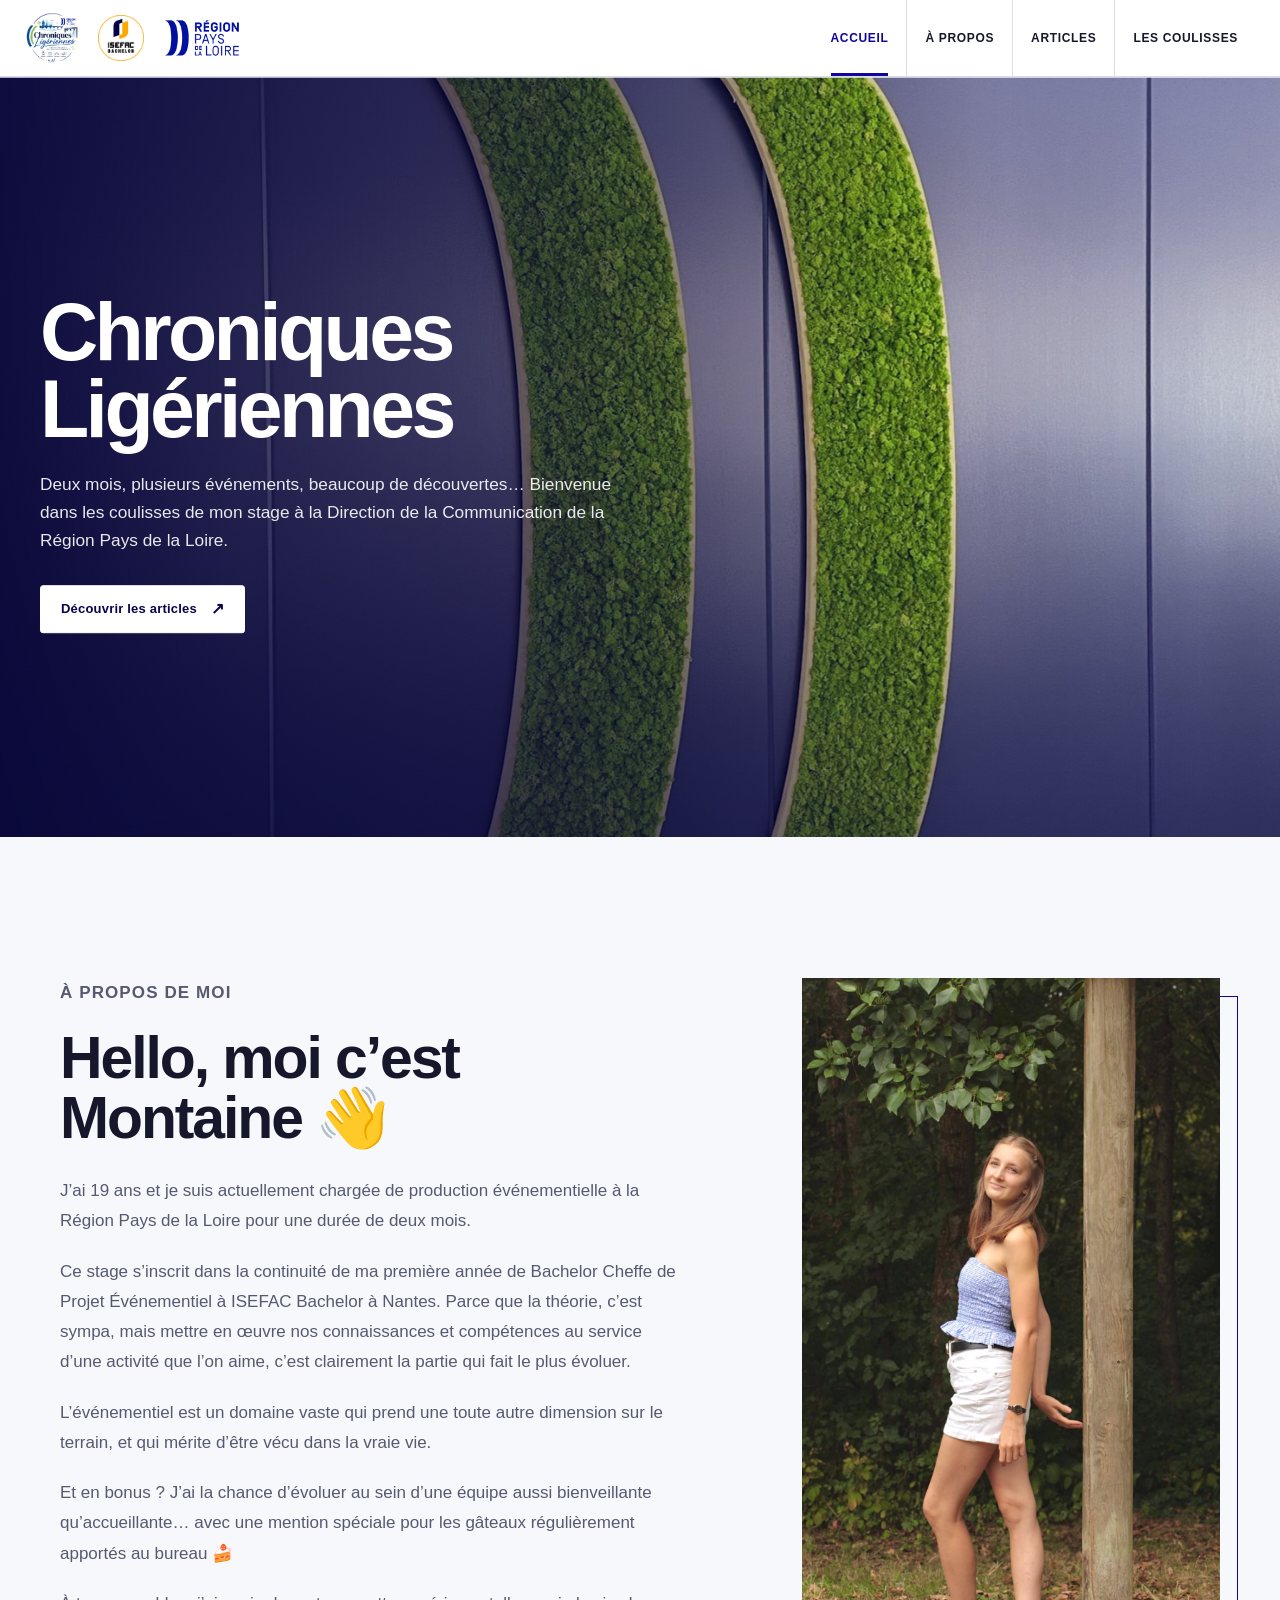
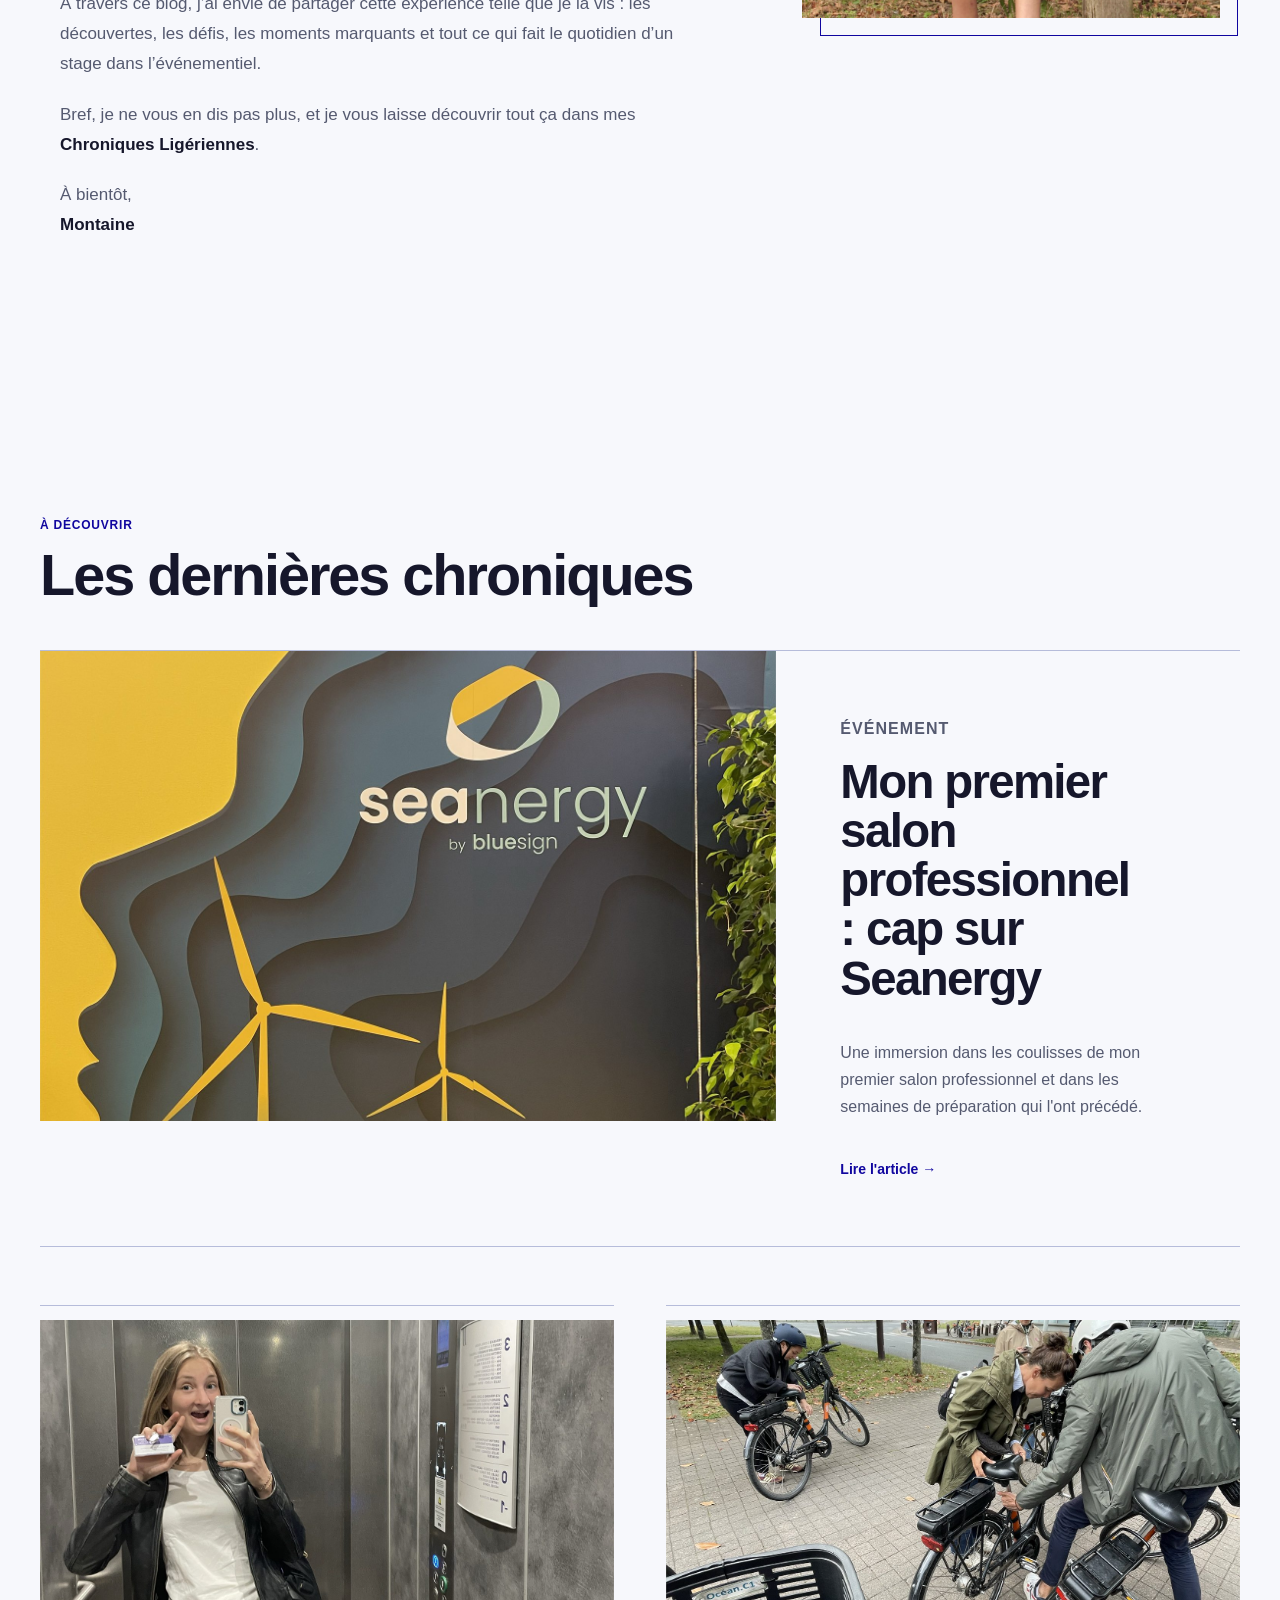
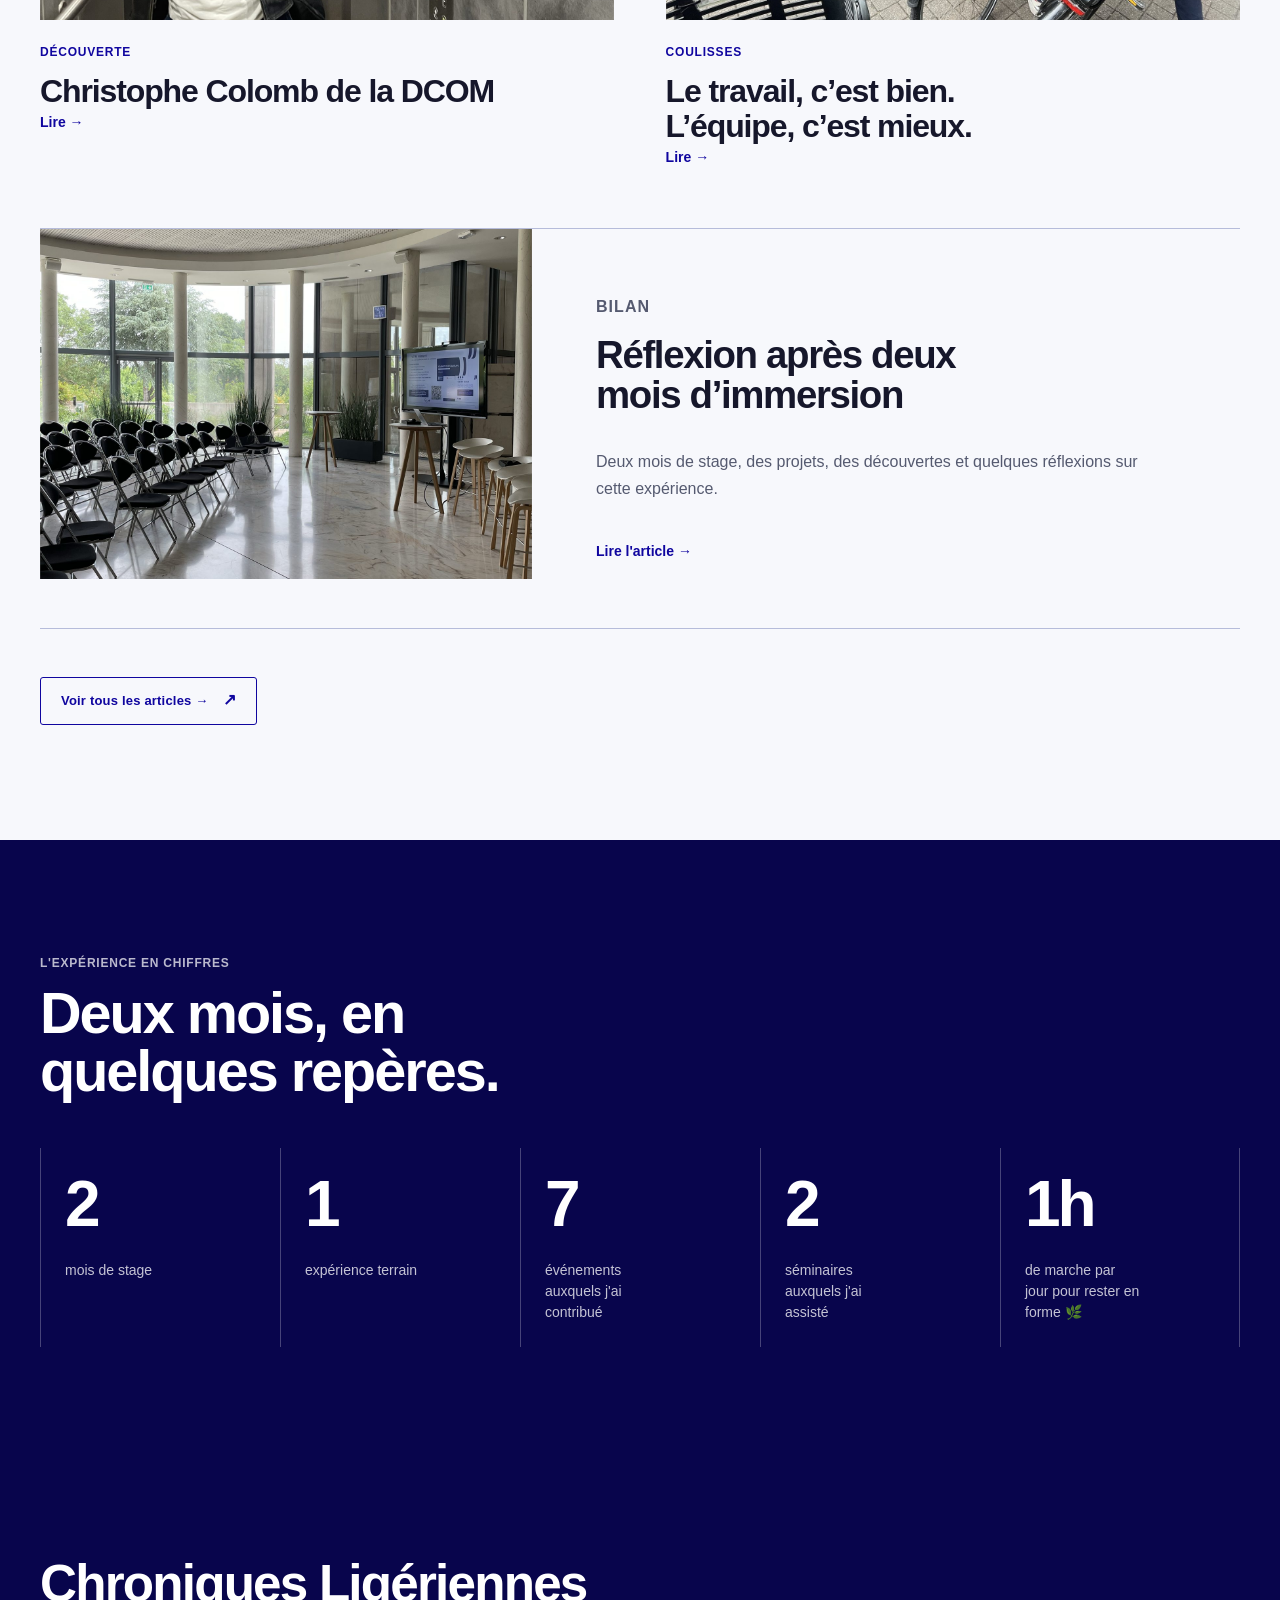
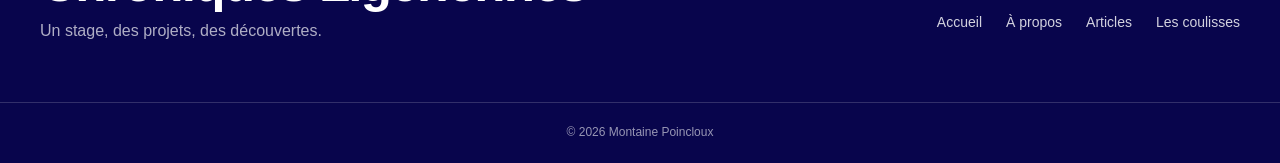
<file: index.html>
<!DOCTYPE html>
<html lang="fr">
<head>
    <meta charset="UTF-8">
    <meta name="viewport" content="width=device-width, initial-scale=1.0">
    <title>Chroniques Ligériennes</title>
    <meta name="description" content="Chroniques Ligériennes : les coulisses d’un stage en production événementielle à la Région Pays de la Loire.">
    <meta name="theme-color" content="#090557">
    <link rel="icon" href="images/logos/logo-stage.png" type="image/png">
    <link rel="stylesheet" href="css/style.css">
    <link rel="stylesheet" href="css/premium.css">
    <link rel="stylesheet" href="css/atelier.css">
    <script src="js/site.js" defer></script>
</head>

<body>
<a class="skip-link" href="#main-content">Aller au contenu</a>
<header>
    <div class="header-logos">
    <img src="images/logos/logo-ecole.png" alt="Logo ISEFAC Bachelor">

    <img src="images/logos/logo-region.png" alt="Logo Région Pays de la Loire">

    <img src="images/logos/logo-stage.png" alt="Logo Chroniques Ligériennes">
</div>

    <nav class="main-nav" aria-label="Navigation principale">
    <a href="index.html">ACCUEIL</a>
    <a href="about.html">À PROPOS</a>
    <a href="articles.html">ARTICLES</a>
    <a href="portfolio.html">LES COULISSES</a>
</nav>
</header>
<main id="main-content" tabindex="-1">

    <section class="hero">
         <img src="images/accueil/heros.jpg"
         alt="Les griffes de la Région Pays de la Loire"
         class="hero-image" width="1500" height="2000" fetchpriority="high" decoding="async">

        <div class="hero-content">
            <h1>Chroniques Ligériennes</h1>

            <p>
                Deux mois, plusieurs événements, beaucoup de découvertes…
                Bienvenue dans les coulisses de mon stage à la Direction de
                la Communication de la Région Pays de la Loire.
            </p>

            <a href="articles.html" class="hero-button">
                Découvrir les articles
            </a>
        </div>

    </section>
<section class="introduction">

    <div class="introduction-text">

        <p class="introduction-label">À PROPOS DE MOI</p>

        <h2>Hello, moi c’est Montaine 👋</h2>

        <p>
            J’ai 19 ans et je suis actuellement chargée de production
            événementielle à la Région Pays de la Loire pour une durée de deux mois.
        </p>

        <p>
            Ce stage s’inscrit dans la continuité de ma première année de
            Bachelor Cheffe de Projet Événementiel à ISEFAC Bachelor à Nantes.
            Parce que la théorie, c’est sympa, mais mettre en œuvre nos
            connaissances et compétences au service d’une activité que l’on aime,
            c’est clairement la partie qui fait le plus évoluer.
        </p>

        <p>
            L’événementiel est un domaine vaste qui prend une toute autre
            dimension sur le terrain, et qui mérite d’être vécu dans la vraie vie.
        </p>

        <p>
            Et en bonus ? J’ai la chance d’évoluer au sein d’une équipe aussi
            bienveillante qu’accueillante… avec une mention spéciale pour les
            gâteaux régulièrement apportés au bureau 🍰
        </p>

        <p>
            À travers ce blog, j’ai envie de partager cette expérience telle que
            je la vis : les découvertes, les défis, les moments marquants et tout
            ce qui fait le quotidien d’un stage dans l’événementiel.
        </p>

        <p>
            Bref, je ne vous en dis pas plus, et je vous laisse découvrir tout ça
            dans mes <strong>Chroniques Ligériennes</strong>.
        </p>

        <p>
            À bientôt,<br>
            <strong>Montaine</strong>
        </p>

    </div>

    <div class="introduction-image">
        <img src="images/moi/moi.JPG" alt="Montaine Poincloux" width="1170" height="2080" loading="lazy" decoding="async">
    </div>

</section>
<section class="latest-articles">

    <div class="section-heading">
        <p class="section-label">À DÉCOUVRIR</p>
        <h2>Les dernières chroniques</h2>
    </div>

    <div class="featured-article">

        <a href="articles/seanergy.html">
            <img src="images/articles/seanergy/seanergy.jpg"
                 alt="Mon premier salon professionnel : cap sur Seanergy" width="1500" height="2000" loading="lazy" decoding="async">

            <div class="featured-content">
                <p class="article-category">ÉVÉNEMENT</p>

                <h3>Mon premier salon professionnel : cap sur Seanergy</h3>

                <p>
                    Une immersion dans les coulisses de mon premier salon
                    professionnel et dans les semaines de préparation qui
                    l'ont précédé.
                </p>

                <span>Lire l'article →</span>
            </div>
        </a>

    </div>


    <div class="article-grid">

        <a href="articles/DCOM.html" class="article-card">

            <img src="images/articles/DCOM/dcom.jpg"
                 alt="Christophe Colomb de la DCOM" width="1500" height="2000" loading="lazy" decoding="async">

            <div class="article-card-content">
                <p class="article-category">DÉCOUVERTE</p>
                <h3>Christophe Colomb de la DCOM</h3>
                <span>Lire →</span>
            </div>

        </a>


        <a href="articles/equipe.html" class="article-card">

            <img src="images/articles/equipe/bike.jpg"
                 alt="Le travail, c'est bien. L'équipe, c'est mieux." width="1500" height="2000" loading="lazy" decoding="async">

            <div class="article-card-content">
                <p class="article-category">COULISSES</p>
                <h3>Le travail, c’est bien. L’équipe, c’est mieux.</h3>
                <span>Lire →</span>
            </div>

        </a>

    </div>


    <div class="article-wide">

        <a href="articles/bilan.html">

            <div class="article-wide-image">
                <img src="images/articles/bilan/bilan.jpg"
                     alt="Réflexion après deux mois d'immersion" width="1500" height="2000" loading="lazy" decoding="async">
            </div>

            <div class="article-wide-content">
                <p class="article-category">BILAN</p>

                <h3>Réflexion après deux mois d’immersion</h3>

                <p>
                    Deux mois de stage, des projets, des découvertes et
                    quelques réflexions sur cette expérience.
                </p>

                <span>Lire l'article →</span>
            </div>

        </a>

    </div>


    <div class="all-articles-button">
        <a href="articles.html">Voir tous les articles →</a>
    </div>

</section>
<section class="numbers">

    <div class="section-heading">
        <p class="section-label">L'EXPÉRIENCE EN CHIFFRES</p>
        <h2>Deux mois, en quelques repères.</h2>
    </div>

    <div class="numbers-grid">

        <div class="number-item">
            <strong>2</strong>
            <span>mois de stage</span>
        </div>

        <div class="number-item">
            <strong>1</strong>
            <span>expérience terrain</span>
        </div>

        <div class="number-item">
            <strong>7</strong>
            <span>événements auxquels j'ai contribué</span>
        </div>

        <div class="number-item">
            <strong>2</strong>
            <span>séminaires auxquels j'ai assisté</span>
        </div>

        <div class="number-item personal-number">
            <strong>1h</strong>
            <span>de marche par jour pour rester en forme 🌿</span>
        </div>

    </div>

</section>
</main>
<footer>

    <div class="footer-content">

        <div class="footer-title">
            <h2>Chroniques Ligériennes</h2>
            <p>Un stage, des projets, des découvertes.</p>
        </div>

        <nav class="footer-nav" aria-label="Navigation de pied de page">
            <a href="index.html">Accueil</a>
            <a href="about.html">À propos</a>
            <a href="articles.html">Articles</a>
            <a href="portfolio.html">Les coulisses</a>
        </nav>

    </div>

    <div class="footer-bottom">
        <p>© 2026 Montaine Poincloux</p>
    </div>

</footer>
<script>
const introduction = document.querySelector('.introduction');

const observer = new IntersectionObserver((entries) => {
    entries.forEach(entry => {
        if (entry.isIntersecting) {
            entry.target.classList.add('visible');
            observer.unobserve(entry.target);
        }
    });
}, {
    threshold: 0
});

if (introduction) {
    observer.observe(introduction);
}
</script>
</body>
</html>
</file>
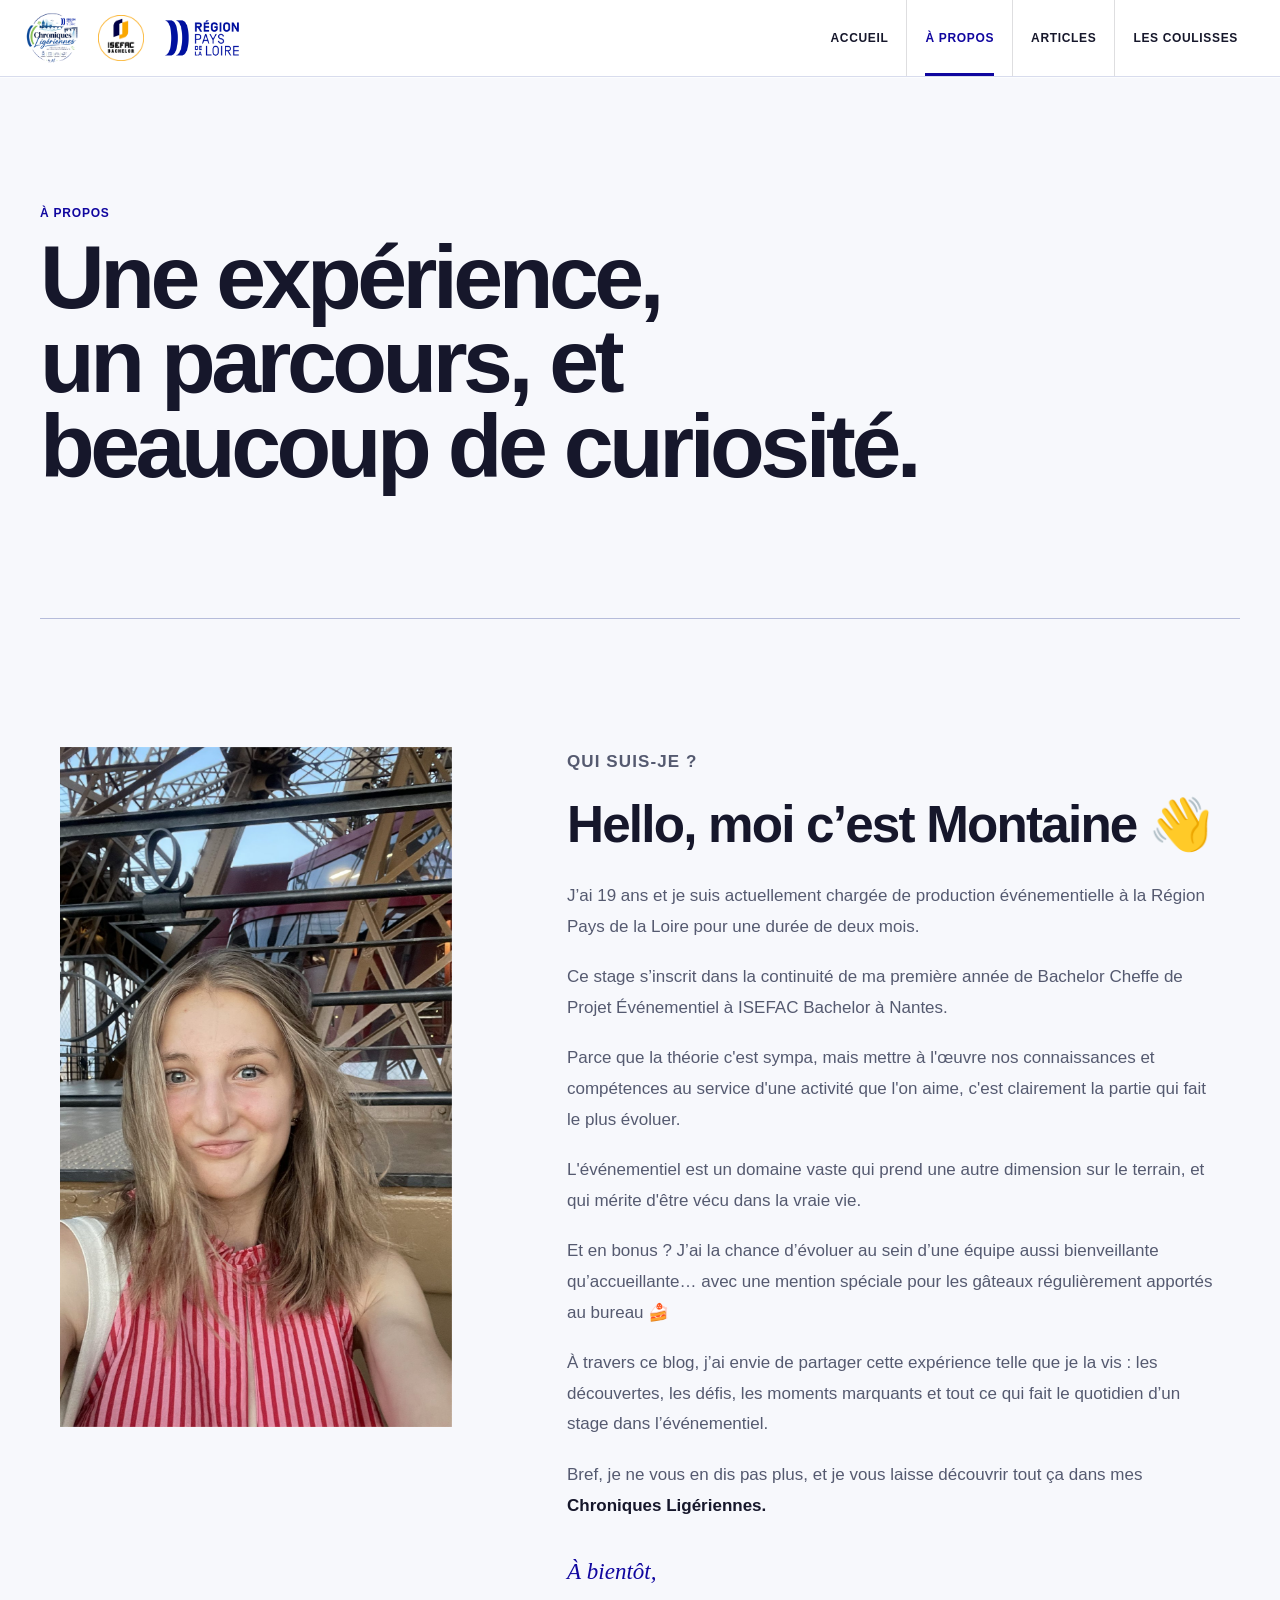
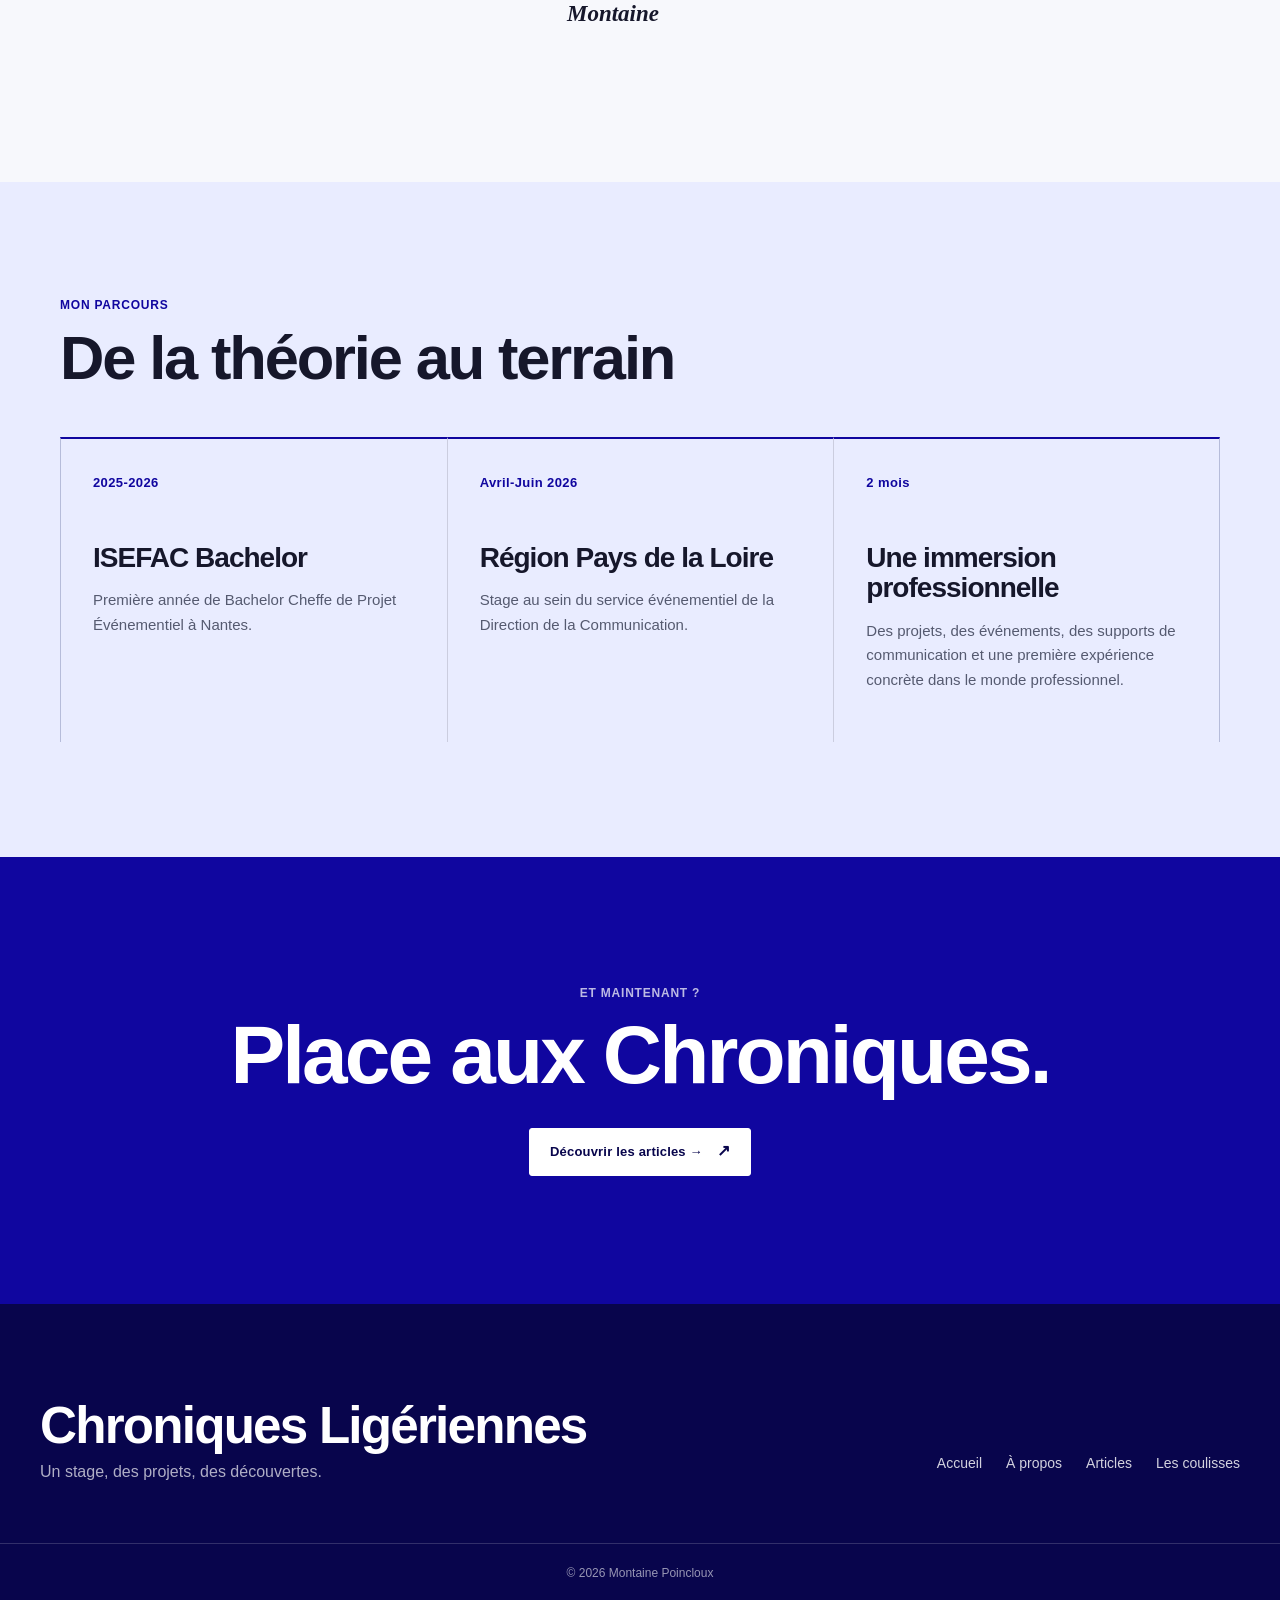
<file: about.html>
<!DOCTYPE html>
<html lang="fr">

<head>
    <meta charset="UTF-8">
    <meta name="viewport" content="width=device-width, initial-scale=1.0">

    <title>À propos | Chroniques Ligériennes</title>

    <meta name="description" content="Découvrez le parcours de Montaine et son immersion dans la production événementielle en Pays de la Loire.">
    <meta name="theme-color" content="#090557">
    <link rel="icon" href="images/logos/logo-stage.png" type="image/png">
    <link rel="stylesheet" href="css/style.css">
    <link rel="stylesheet" href="css/premium.css">
    <link rel="stylesheet" href="css/atelier.css">
    <script src="js/site.js" defer></script>
</head>

<body>
<a class="skip-link" href="#main-content">Aller au contenu</a>

    <header>
    <div class="header-logos">
    <img src="images/logos/logo-ecole.png" alt="Logo ISEFAC Bachelor">

    <img src="images/logos/logo-region.png" alt="Logo Région Pays de la Loire">

    <img src="images/logos/logo-stage.png" alt="Logo Chroniques Ligériennes">
</div>


        <nav class="main-nav" aria-label="Navigation principale">
    <a href="index.html">ACCUEIL</a>
    <a href="about.html">À PROPOS</a>
    <a href="articles.html">ARTICLES</a>
    <a href="portfolio.html">LES COULISSES</a>
</nav>

    </header>


    <main id="main-content" tabindex="-1">


        <!-- INTRODUCTION -->

        <section class="about-intro">

            <p class="section-label">
                À PROPOS
            </p>

            <h1>
                Une expérience, un parcours,
                et beaucoup de curiosité.
            </h1>

        </section>



        <!-- PRÉSENTATION -->

        <section class="about-presentation">


            <div class="about-photo">

                <img src="images/moi/montaine.jpg"
                     alt="Montaine Poincloux" width="1500" height="2000" fetchpriority="high" decoding="async">

            </div>


            <div class="about-text">

                <p class="section-label">
                    QUI SUIS-JE ?
                </p>

                <h2>
                    Hello, moi c’est Montaine 👋
                </h2>


                <p>
                    J’ai 19 ans et je suis actuellement chargée de production
                    événementielle à la Région Pays de la Loire pour une durée
                    de deux mois.
                </p>


                <p>
                    Ce stage s’inscrit dans la continuité de ma première année
                    de Bachelor Cheffe de Projet Événementiel à ISEFAC Bachelor
                    à Nantes.
                </p>


                <p>
                    Parce que la théorie c'est sympa, mais mettre à l'œuvre
                    nos connaissances et compétences au service d'une activité
                    que l'on aime, c'est clairement la partie qui fait le plus
                    évoluer.
                </p>


                <p>
                    L'événementiel est un domaine vaste qui prend une autre
                    dimension sur le terrain, et qui mérite d'être vécu dans
                    la vraie vie.
                </p>


                <p>
                    Et en bonus ? J’ai la chance d’évoluer au sein d’une équipe
                    aussi bienveillante qu’accueillante… avec une mention
                    spéciale pour les gâteaux régulièrement apportés au bureau 🍰
                </p>


                <p>
                    À travers ce blog, j’ai envie de partager cette expérience
                    telle que je la vis : les découvertes, les défis, les
                    moments marquants et tout ce qui fait le quotidien d’un
                    stage dans l’événementiel.
                </p>


                <p>
                    Bref, je ne vous en dis pas plus, et je vous laisse
                    découvrir tout ça dans mes <strong>Chroniques Ligériennes.</strong>
                </p>


                <p class="about-signature">
                    À bientôt,<br>
                    <strong>Montaine</strong>
                </p>

            </div>

        </section>



        <!-- PARCOURS -->

        <section class="about-timeline">

            <div class="about-section-title">

                <p class="section-label">
                    MON PARCOURS
                </p>

                <h2>
                    De la théorie au terrain
                </h2>

            </div>


            <div class="timeline">


                <div class="timeline-item">

                    <span>2025-2026</span>

                    <h3>
                        ISEFAC Bachelor
                    </h3>

                    <p>
                        Première année de Bachelor Cheffe de Projet
                        Événementiel à Nantes.
                    </p>

                </div>


                <div class="timeline-item">

                    <span>Avril-Juin 2026</span>

                    <h3>
                        Région Pays de la Loire
                    </h3>

                    <p>
                        Stage au sein du service événementiel de la Direction
                        de la Communication.
                    </p>

                </div>


                <div class="timeline-item">

                    <span>2 mois</span>

                    <h3>
                        Une immersion professionnelle
                    </h3>

                    <p>
                        Des projets, des événements, des supports de
                        communication et une première expérience concrète
                        dans le monde professionnel.
                    </p>

                </div>


            </div>

        </section>



        <!-- CONCLUSION -->

        <section class="about-conclusion">

            <p class="section-label">
                ET MAINTENANT ?
            </p>

            <h2>
                Place aux Chroniques.
            </h2>

            <a href="articles.html" class="about-button">
                Découvrir les articles →
            </a>

        </section>


    </main>


    <footer>

        <div class="footer-content">

            <div class="footer-title">

                <h2>
                    Chroniques Ligériennes
                </h2>

                <p>
                    Un stage, des projets, des découvertes.
                </p>

            </div>


            <nav class="footer-nav" aria-label="Navigation de pied de page">

                <a href="index.html">
                    Accueil
                </a>

                <a href="about.html">
                    À propos
                </a>

                <a href="articles.html">
                    Articles
                </a>

                <a href="portfolio.html">
                    Les coulisses
                </a>

            </nav>

        </div>


        <div class="footer-bottom">

            <p>
                © 2026 Montaine Poincloux
            </p>

        </div>

    </footer>


</body>
</html>
</file>
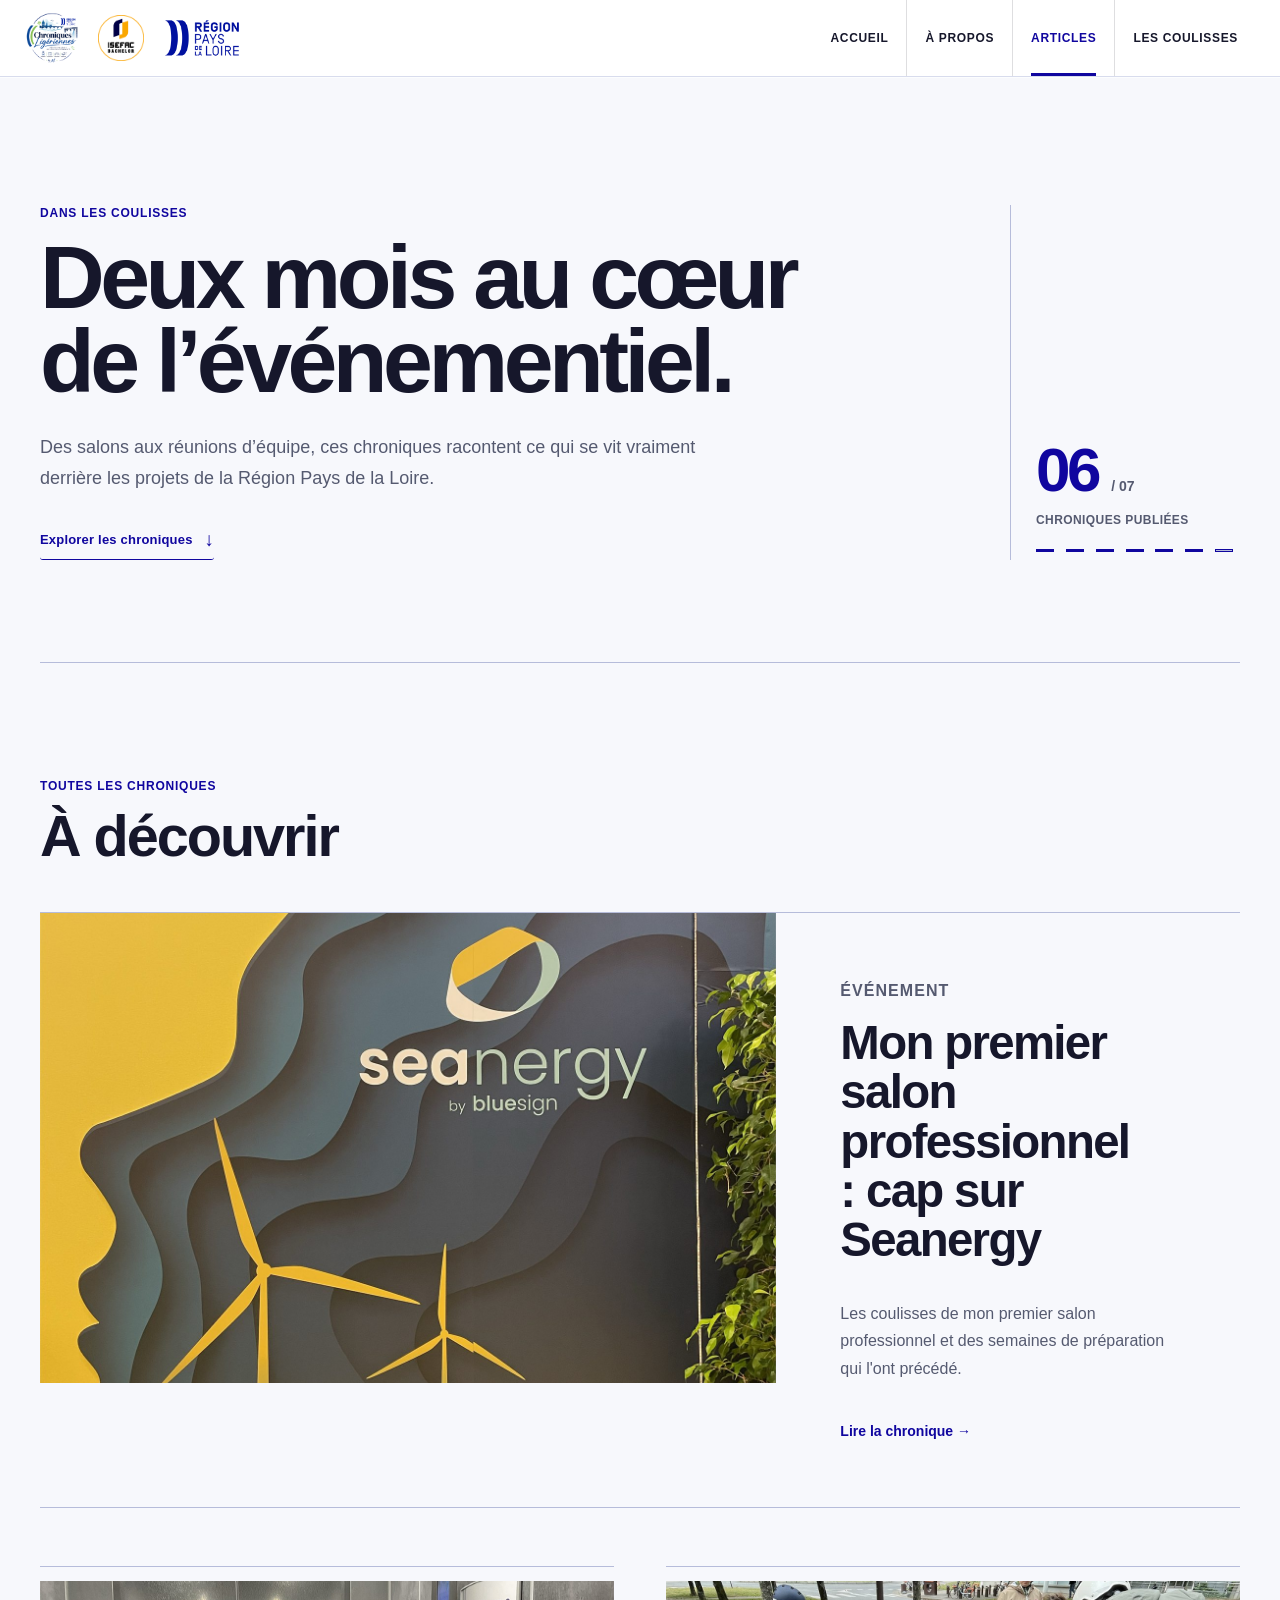
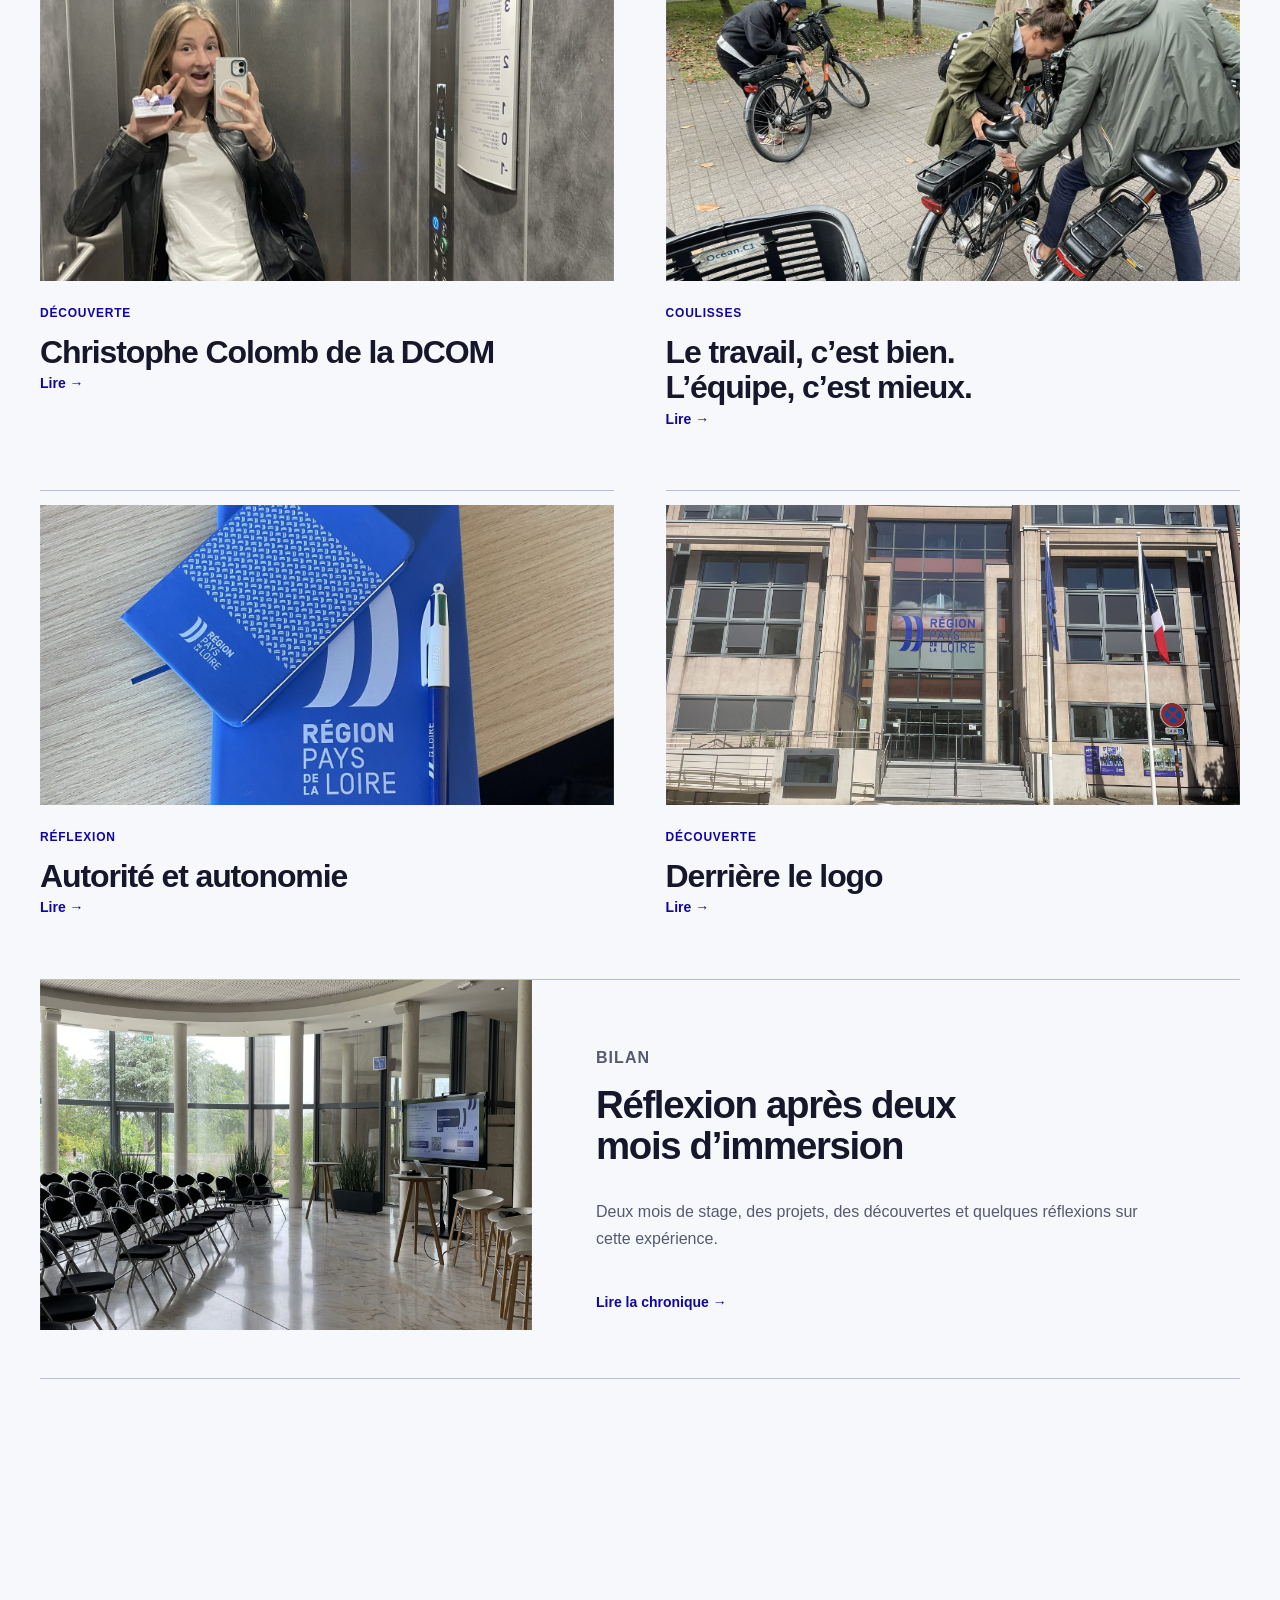
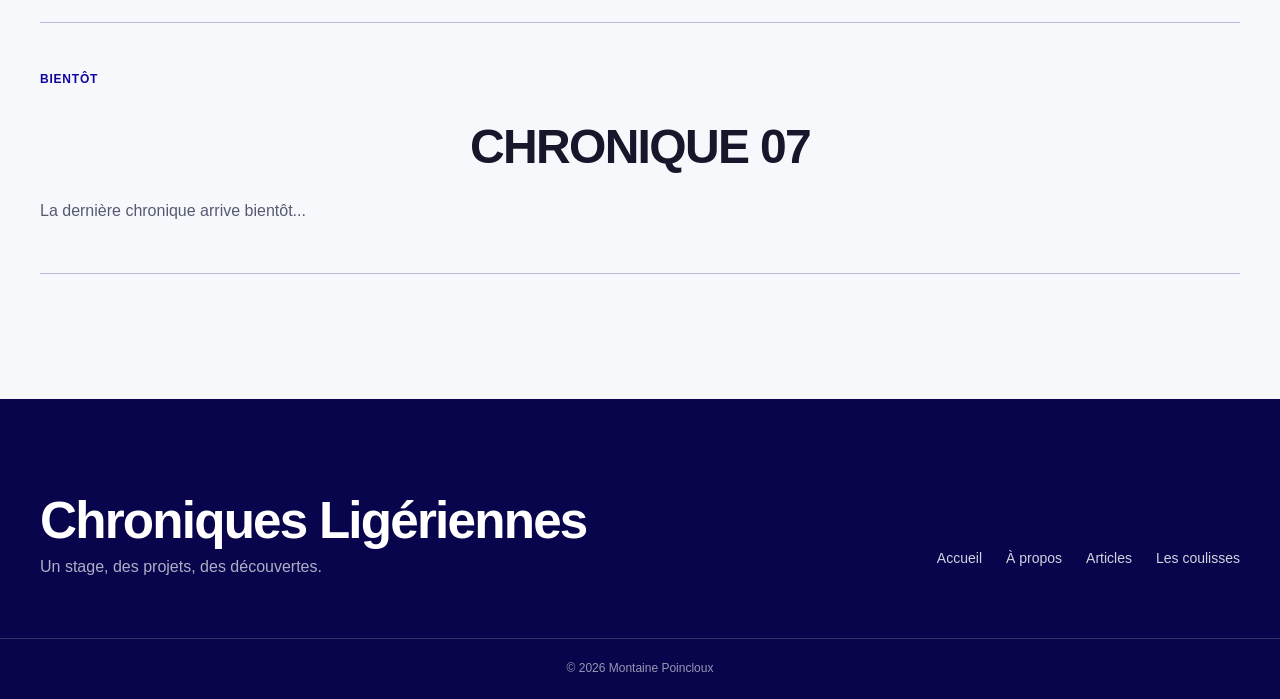
<file: articles.html>
<!DOCTYPE html>
<html lang="fr">

<head>
    <meta charset="UTF-8">
    <meta name="viewport" content="width=device-width, initial-scale=1.0">

    <title>Chroniques | Chroniques Ligériennes</title>

    <meta name="description" content="Les Chroniques Ligériennes de Montaine : projets, découvertes et coulisses de l’événementiel régional.">
    <meta name="theme-color" content="#090557">
    <link rel="icon" href="images/logos/logo-stage.png" type="image/png">
    <link rel="stylesheet" href="css/style.css">
    <link rel="stylesheet" href="css/premium.css">
    <link rel="stylesheet" href="css/atelier.css">
    <script src="js/site.js" defer></script>
</head>

<body>
<a class="skip-link" href="#main-content">Aller au contenu</a>

<header>

    <div class="header-logos">

        <img src="images/logos/logo-ecole.png"
             alt="Logo ISEFAC Bachelor">

        <img src="images/logos/logo-region.png"
             alt="Logo Région Pays de la Loire">

        <img src="images/logos/logo-stage.png"
             alt="Logo Chroniques Ligériennes">

    </div>

    <nav class="main-nav" aria-label="Navigation principale">

        <a href="index.html">ACCUEIL</a>

        <a href="about.html">À PROPOS</a>

        <a href="articles.html">ARTICLES</a>

        <a href="portfolio.html">LES COULISSES</a>

    </nav>

</header>

<main id="main-content" tabindex="-1">


    <!-- =====================================================
         INTRODUCTION
    ====================================================== -->

    <section class="articles-intro" aria-labelledby="articles-title">

        <div class="articles-intro-content">
            <p class="section-label">DANS LES COULISSES</p>

            <h1 id="articles-title">Deux mois au cœur de l’événementiel.</h1>

            <p class="articles-intro-lead">
                Des salons aux réunions d’équipe, ces chroniques racontent ce qui se vit vraiment derrière les projets de la Région Pays de la Loire.
            </p>

            <a class="articles-intro-cta" href="#chroniques">Explorer les chroniques <span aria-hidden="true">↓</span></a>
        </div>

        <div class="articles-intro-progress" aria-label="Six chroniques publiées sur sept">
            <div class="articles-intro-count">
                <strong>06</strong><span>/ 07</span>
            </div>

            <p>chroniques publiées</p>

            <div class="articles-intro-markers" aria-hidden="true">
                <i></i><i></i><i></i><i></i><i></i><i></i><i></i>
            </div>
        </div>

    </section>



    <section class="latest-articles" id="chroniques">

        <div class="section-heading">
            <p class="section-label">TOUTES LES CHRONIQUES</p>
            <h2>À découvrir</h2>
        </div>

        <div class="featured-article">
            <a href="articles/seanergy.html">
                <img src="images/articles/seanergy/seanergy.jpg"
                     alt="Mon premier salon professionnel : cap sur Seanergy" width="1500" height="2000" fetchpriority="high" decoding="async">

                <div class="featured-content">
                    <p class="article-category">ÉVÉNEMENT</p>
                    <h3>Mon premier salon professionnel : cap sur Seanergy</h3>
                    <p>Les coulisses de mon premier salon professionnel et des semaines de préparation qui l'ont précédé.</p>
                    <span>Lire la chronique →</span>
                </div>
            </a>
        </div>

        <div class="article-grid">
            <a href="articles/DCOM.html" class="article-card">
                <img src="images/articles/DCOM/dcom.jpg"
                     alt="Christophe Colomb de la DCOM" width="1500" height="2000" loading="lazy" decoding="async">

                <div class="article-card-content">
                    <p class="article-category">DÉCOUVERTE</p>
                    <h3>Christophe Colomb de la DCOM</h3>
                    <span>Lire →</span>
                </div>
            </a>

            <a href="articles/equipe.html" class="article-card">
                <img src="images/articles/equipe/bike.jpg"
                     alt="Le travail, c'est bien. L'équipe, c'est mieux." width="1500" height="2000" loading="lazy" decoding="async">

                <div class="article-card-content">
                    <p class="article-category">COULISSES</p>
                    <h3>Le travail, c’est bien. L’équipe, c’est mieux.</h3>
                    <span>Lire →</span>
                </div>
            </a>
        </div>

        <div class="article-grid">
            <a href="articles/autorite-autonomie.html" class="article-card">
                <img src="images/portfolio/quotidien/carnet.jpg"
                     alt="Carnet de notes sur un bureau" width="1500" height="2000" loading="lazy" decoding="async">

                <div class="article-card-content">
                    <p class="article-category">RÉFLEXION</p>
                    <h3>Autorité et autonomie</h3>
                    <span>Lire →</span>
                </div>
            </a>

            <a href="articles/derriere-le-logo.html" class="article-card">
                <img src="images/portfolio/quotidien/facade.jpg"
                     alt="Façade de l'Hôtel de Région des Pays de la Loire" width="2000" height="1500" loading="lazy" decoding="async">

                <div class="article-card-content">
                    <p class="article-category">DÉCOUVERTE</p>
                    <h3>Derrière le logo</h3>
                    <span>Lire →</span>
                </div>
            </a>
        </div>

        <div class="article-wide">
            <a href="articles/bilan.html">
                <div class="article-wide-image">
                    <img src="images/articles/bilan/bilan.jpg"
                         alt="Réflexion après deux mois d'immersion" width="1500" height="2000" loading="lazy" decoding="async">
                </div>

                <div class="article-wide-content">
                    <p class="article-category">BILAN</p>
                    <h3>Réflexion après deux mois d’immersion</h3>
                    <p>Deux mois de stage, des projets, des découvertes et quelques réflexions sur cette expérience.</p>
                    <span>Lire la chronique →</span>
                </div>
            </a>
        </div>

    </section>

    <section class="articles-others">



        <!-- =================================================
             CHRONIQUES À VENIR
        ================================================== -->

        <div class="articles-coming">

            <p class="section-label">
                BIENTÔT
            </p>

            <div class="coming-line"></div>

            <div class="coming-items">

                <span>
                    CHRONIQUE 07
                </span>

            </div>

            <p>
                La dernière chronique arrive bientôt...
            </p>

        </div>


    </section>


</main>


<!-- =====================================================
     FOOTER
====================================================== -->

<footer>

    <div class="footer-content">

        <div class="footer-title">

            <h2>
                Chroniques Ligériennes
            </h2>

            <p>
                Un stage, des projets, des découvertes.
            </p>

        </div>


        <nav class="footer-nav" aria-label="Navigation de pied de page">

            <a href="index.html">
                Accueil
            </a>

            <a href="about.html">
                À propos
            </a>

            <a href="articles.html">
                Articles
            </a>

            <a href="portfolio.html">
                Les coulisses
            </a>

        </nav>

    </div>


    <div class="footer-bottom">

        <p>
            © 2026 Montaine Poincloux
        </p>

    </div>

</footer>


</body>

</html>
</file>
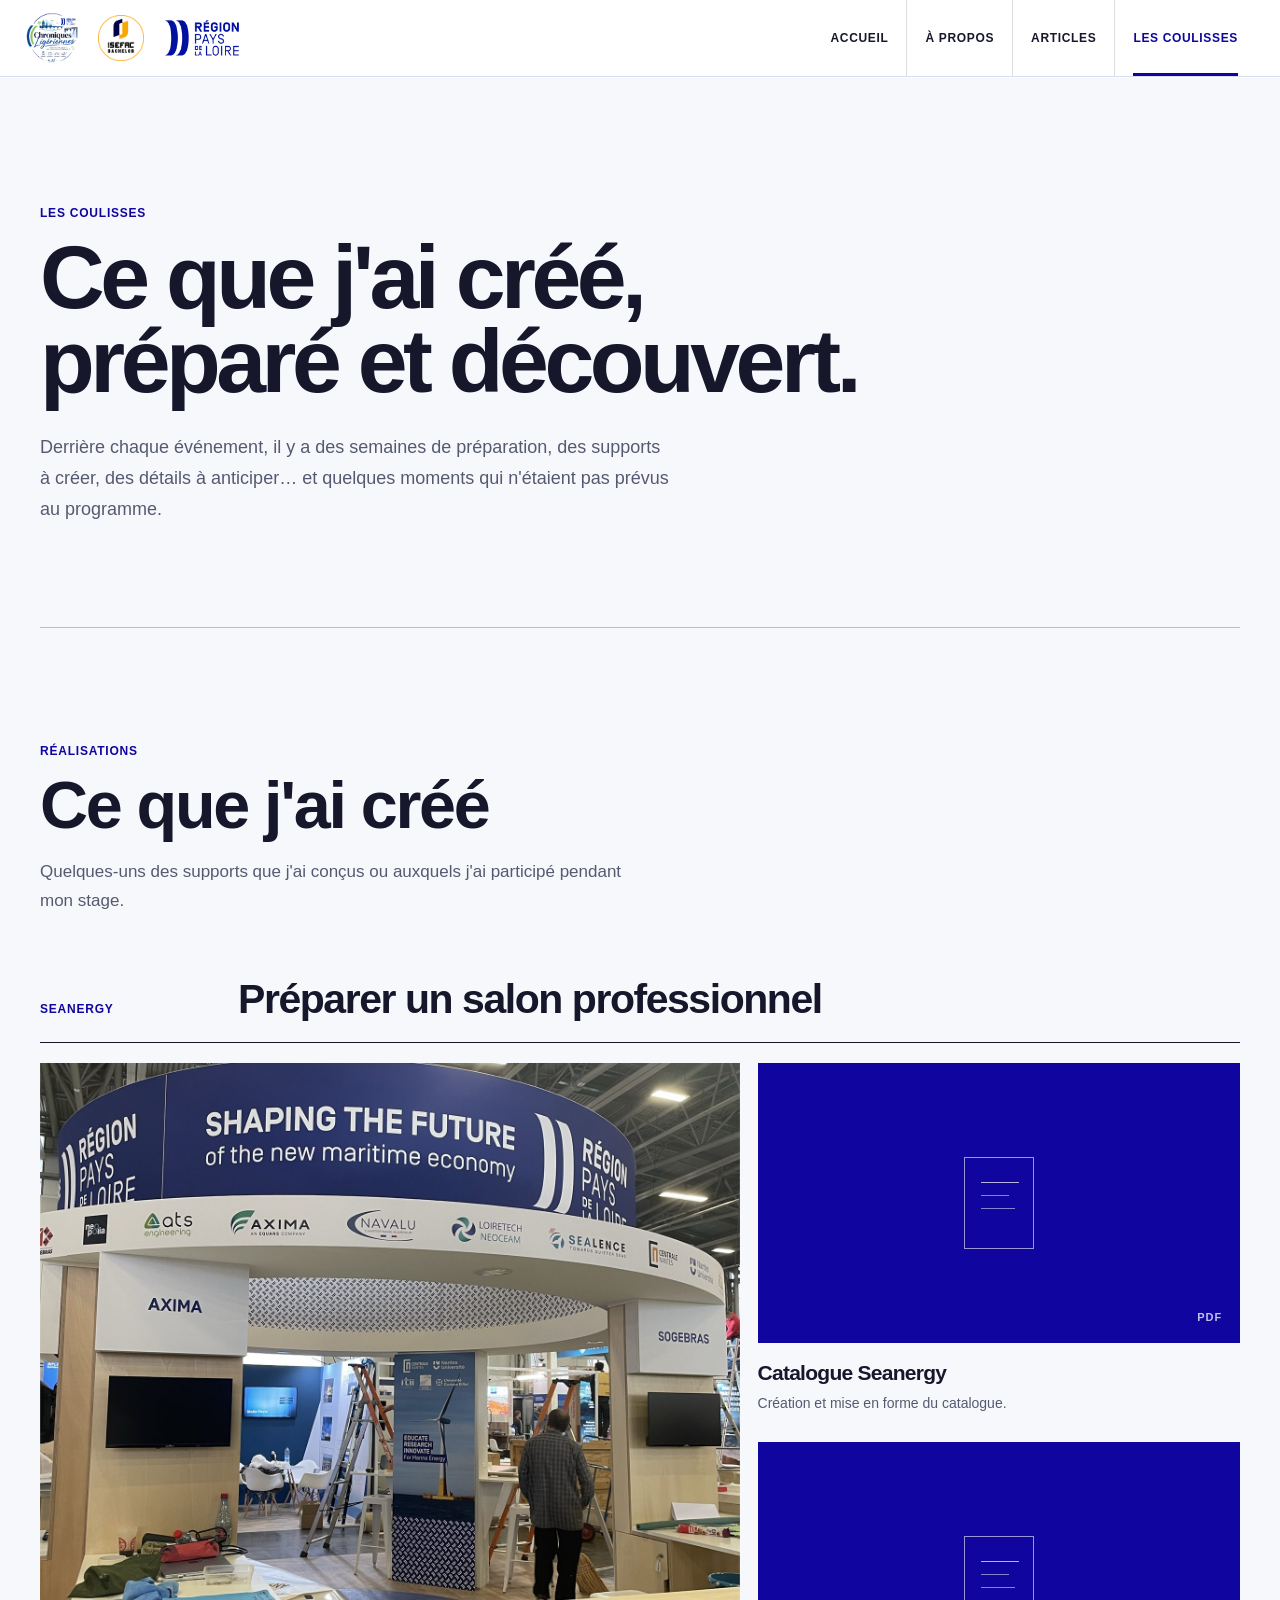
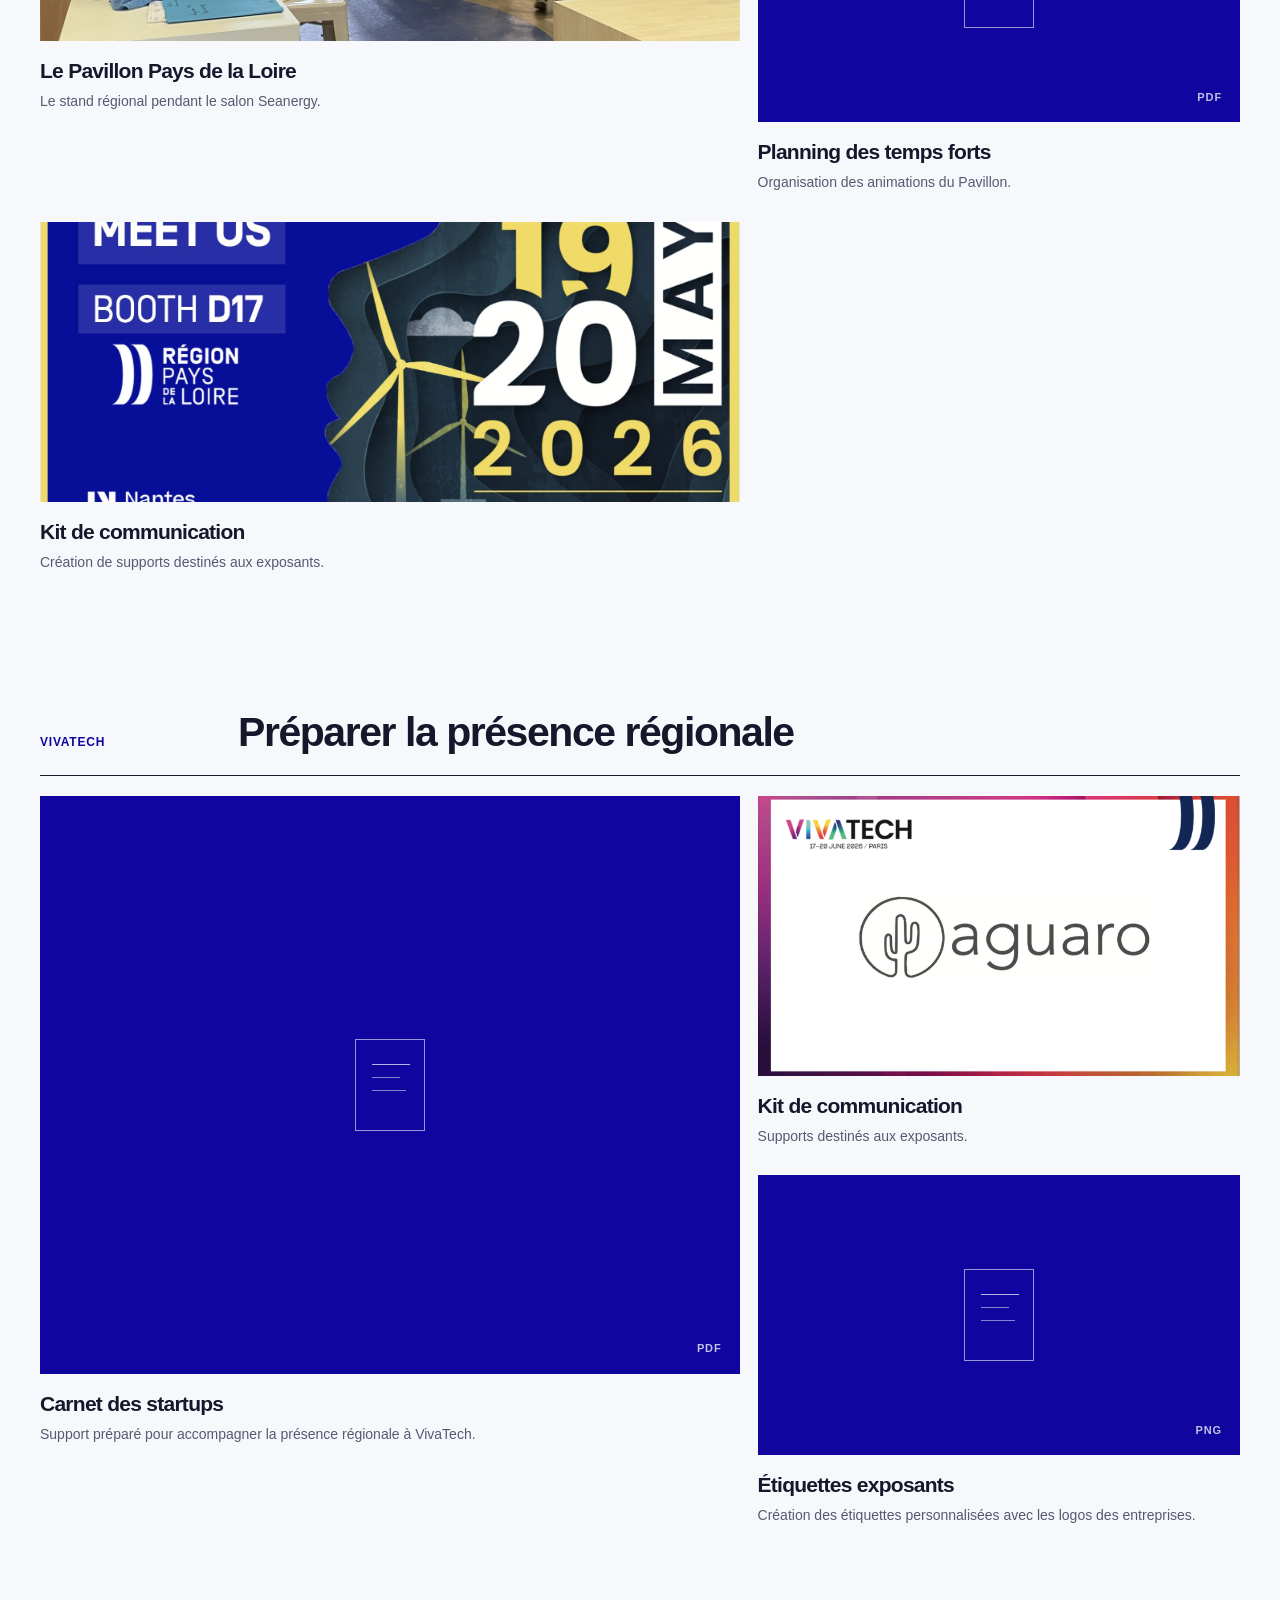
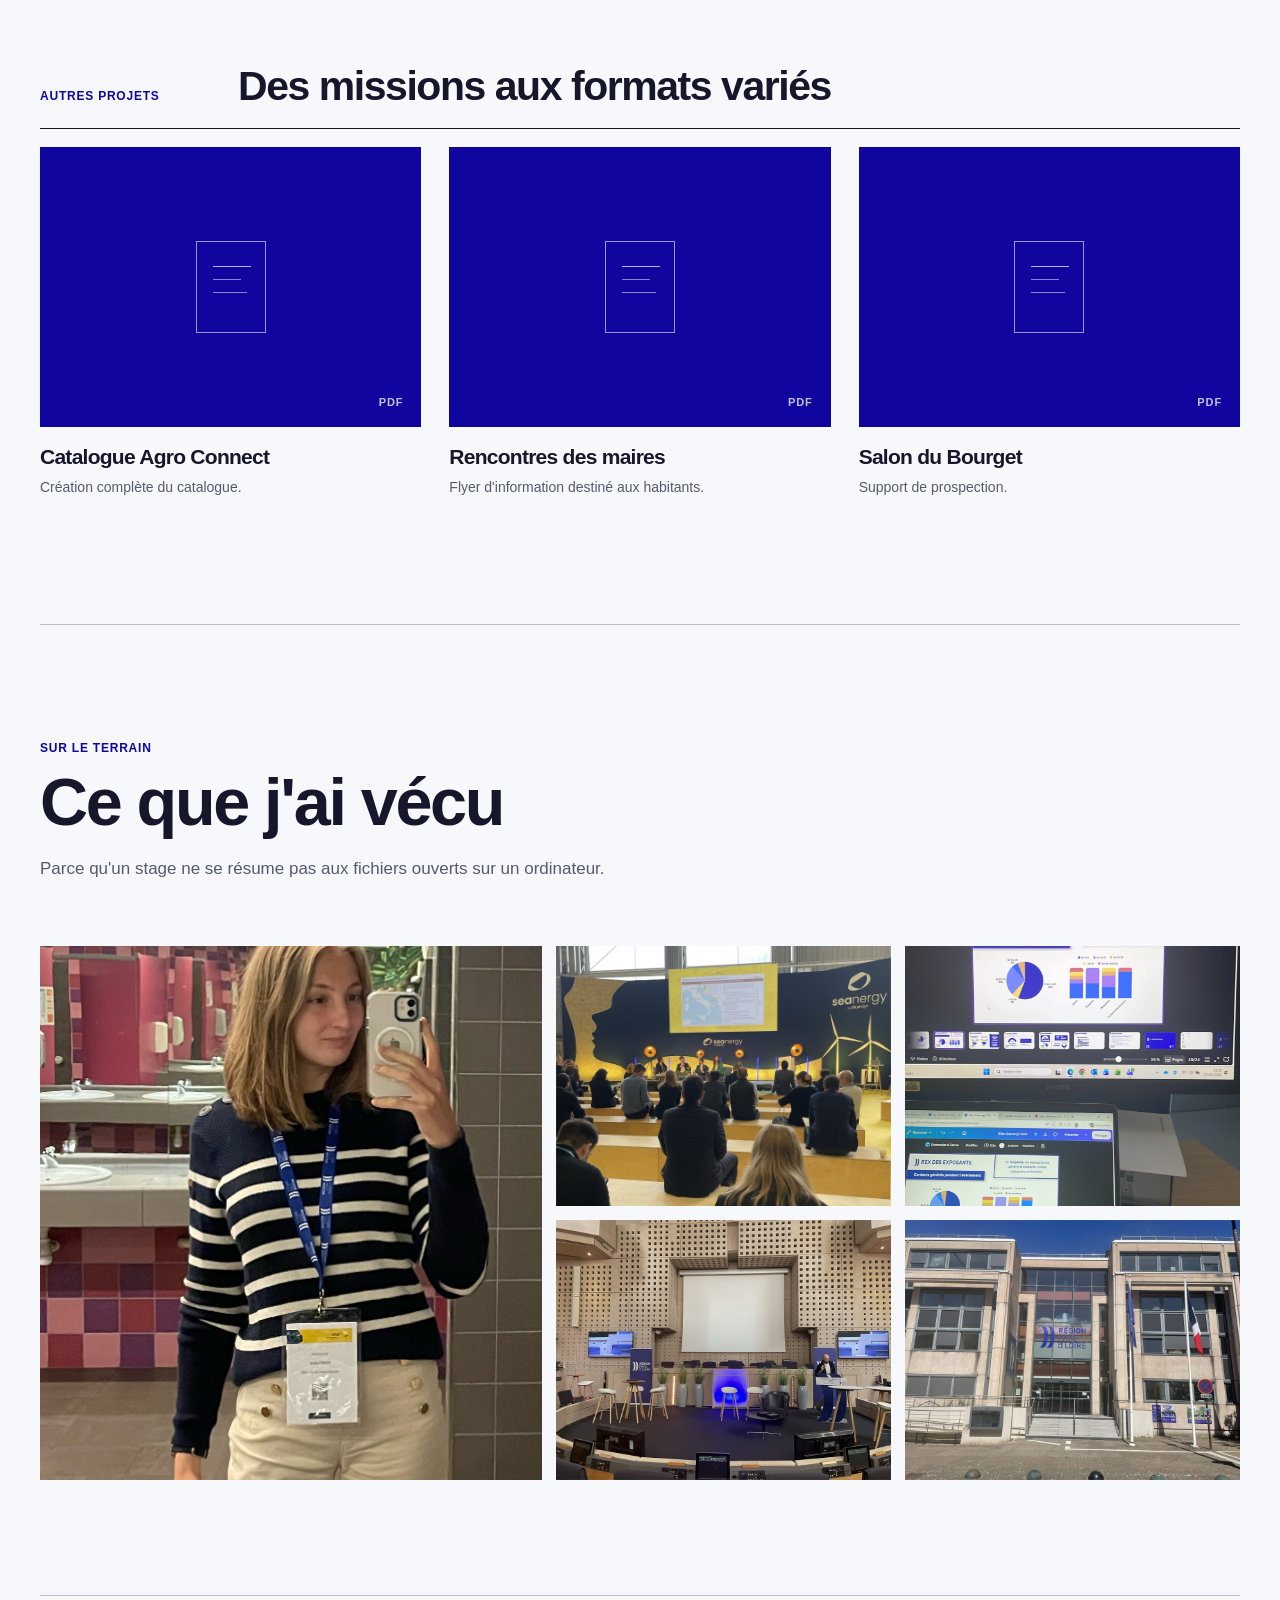
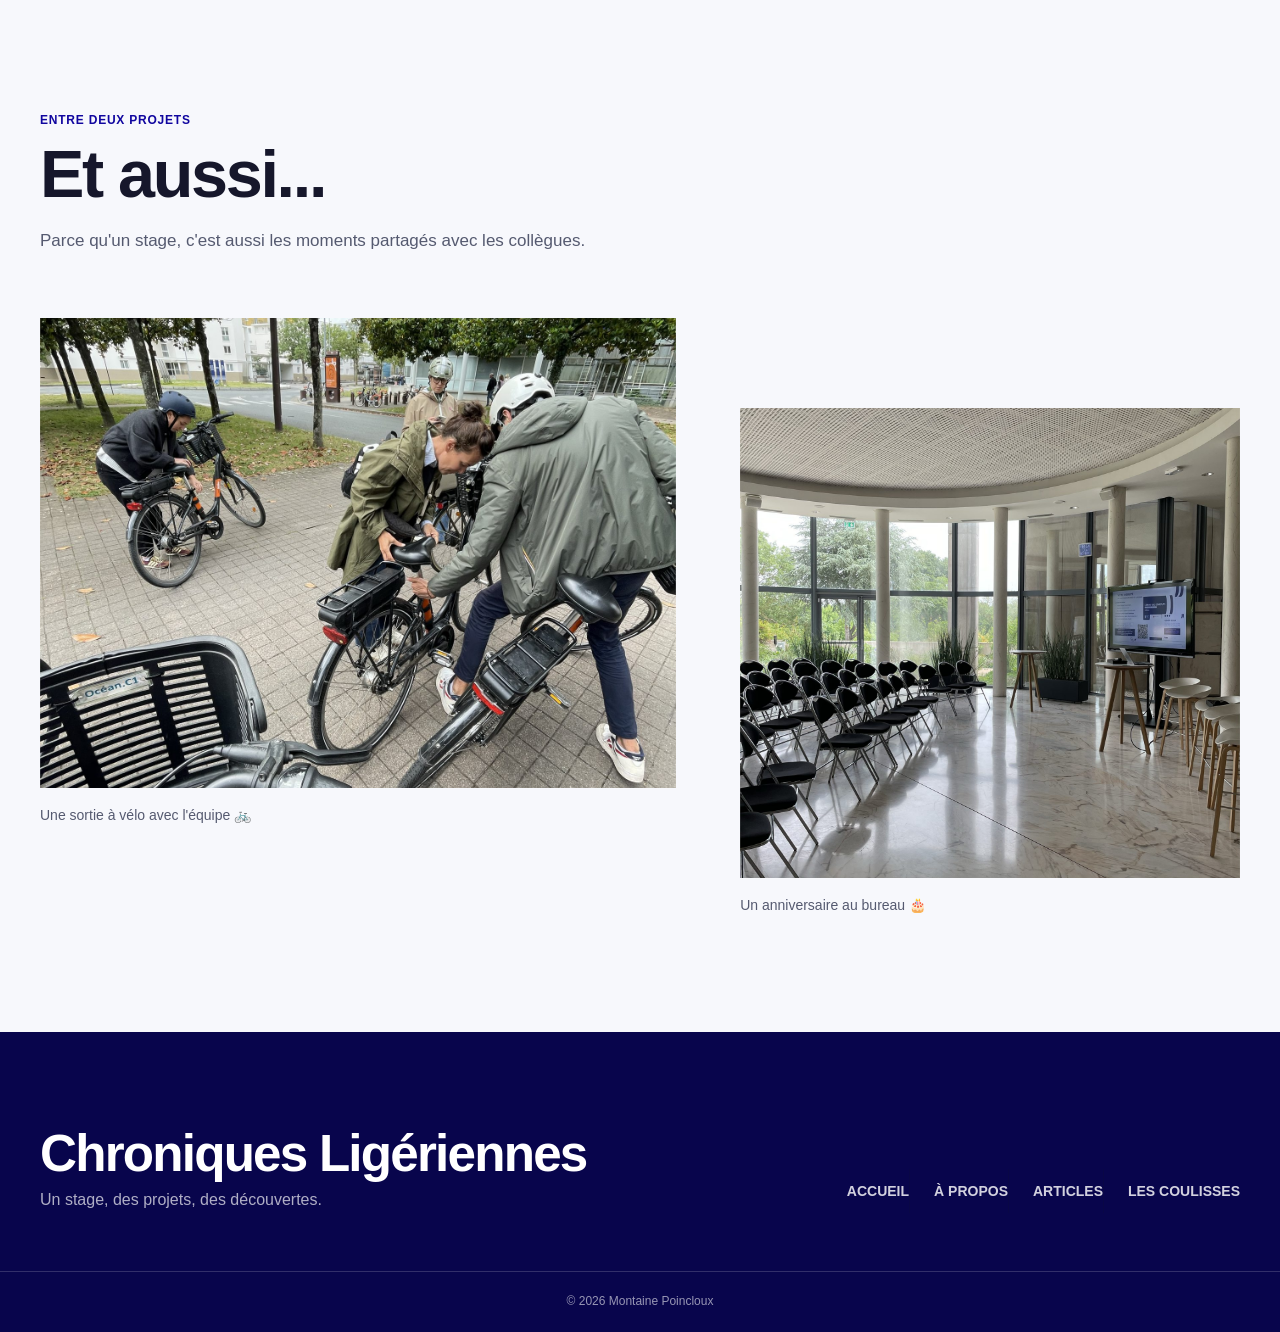
<file: portfolio.html>
<!DOCTYPE html>
<html lang="fr">

<head>
    <meta charset="UTF-8">
    <meta name="viewport" content="width=device-width, initial-scale=1.0">

    <title>Les coulisses | Chroniques Ligériennes</title>

    <meta name="description" content="Les réalisations et coulisses du stage de Montaine en production événementielle.">
    <meta name="theme-color" content="#090557">
    <link rel="icon" href="images/logos/logo-stage.png" type="image/png">
    <link rel="stylesheet" href="css/style.css">
    <link rel="stylesheet" href="css/premium.css">
    <link rel="stylesheet" href="css/atelier.css">
    <script src="js/site.js" defer></script>
</head>

<body>
<a class="skip-link" href="#main-content">Aller au contenu</a>

    <header>
    <div class="header-logos">
    <img src="images/logos/logo-ecole.png" alt="Logo ISEFAC Bachelor">

    <img src="images/logos/logo-region.png" alt="Logo Région Pays de la Loire">

    <img src="images/logos/logo-stage.png" alt="Logo Chroniques Ligériennes">
</div>

        <nav class="main-nav" aria-label="Navigation principale">
    <a href="index.html">ACCUEIL</a>
    <a href="about.html">À PROPOS</a>
    <a href="articles.html">ARTICLES</a>
    <a href="portfolio.html">LES COULISSES</a>
</nav>

    </header>


    <main id="main-content" tabindex="-1">

        <!-- INTRODUCTION -->

        <section class="portfolio-intro">

            <p class="section-label">LES COULISSES</p>

            <h1>Ce que j'ai créé, préparé et découvert.</h1>

            <p>
                Derrière chaque événement, il y a des semaines de préparation,
                des supports à créer, des détails à anticiper…
                et quelques moments qui n'étaient pas prévus au programme.
            </p>

        </section>


        <!-- CE QUE J'AI CRÉÉ -->

        <section class="portfolio-section">

            <div class="portfolio-section-title">

                <p class="section-label">RÉALISATIONS</p>

                <h2>Ce que j'ai créé</h2>

                <p>
                    Quelques-uns des supports que j'ai conçus ou auxquels
                    j'ai participé pendant mon stage.
                </p>

            </div>


            <!-- SEANERGY -->

            <div class="portfolio-project">

                <div class="portfolio-project-header">

                    <p>SEANERGY</p>

                    <h3>Préparer un salon professionnel</h3>

                </div>


                <div class="portfolio-gallery">

                    <!-- PHOTO DU STAND -->

                    <div class="portfolio-item large">

                        <img src="images/portfolio/Seanergyy/prepa.jpg"
                             alt="Stand de la Région Pays de la Loire à Seanergy" width="1500" height="2000" fetchpriority="high" decoding="async">

                        <div class="portfolio-caption">
                            <h4>Le Pavillon Pays de la Loire</h4>
                            <p>Le stand régional pendant le salon Seanergy.</p>
                        </div>

                    </div>


                    <!-- CATALOGUE -->

                    <a class="portfolio-item document" href="images/portfolio/Seanergyy/catalogue.pdf" target="_blank" rel="noopener" aria-label="Ouvrir le catalogue Seanergy au format PDF dans un nouvel onglet">

                        <div class="document-preview">
                            <span>PDF</span>
                        </div>

                        <div class="portfolio-caption">
                            <h4>Catalogue Seanergy</h4>
                            <p>Création et mise en forme du catalogue.</p>
                        </div>

                    </a>


                    <!-- PLANNING -->

                    <a class="portfolio-item document" href="images/portfolio/Seanergyy/planning.pdf" target="_blank" rel="noopener" aria-label="Ouvrir le planning des temps forts au format PDF dans un nouvel onglet">

                        <div class="document-preview">
                            <span>PDF</span>
                        </div>

                        <div class="portfolio-caption">
                            <h4>Planning des temps forts</h4>
                            <p>Organisation des animations du Pavillon.</p>
                        </div>

                    </a>


                    <!-- KIT COMMUNICATION -->

                    <div class="portfolio-item">

                        <img src="images/portfolio/Seanergyy/post.jpg"
                             alt="Support du kit de communication Seanergy" width="1744" height="1748" loading="lazy" decoding="async">

                        <div class="portfolio-caption">
                            <h4>Kit de communication</h4>
                            <p>
                                Création de supports destinés aux exposants.
                            </p>
                        </div>

                    </div>

                </div>

            </div>


            <!-- VIVATECH -->

            <div class="portfolio-project">

                <div class="portfolio-project-header">

                    <p>VIVATECH</p>

                    <h3>Préparer la présence régionale</h3>

                </div>


                <div class="portfolio-gallery">

                    <a class="portfolio-item document large" href="images/portfolio/vivatechh/carnet.pdf" target="_blank" rel="noopener" aria-label="Ouvrir le carnet des startups au format PDF dans un nouvel onglet">

                        <div class="document-preview">
                            <span>PDF</span>
                        </div>

                        <div class="portfolio-caption">
                            <h4>Carnet des startups</h4>
                            <p>
                                Support préparé pour accompagner la présence
                                régionale à VivaTech.
                            </p>
                        </div>

                    </a>


                    <div class="portfolio-item">

                        <img src="images/portfolio/vivatechh/etiquette.png"
                             alt="Support du kit de communication VivaTech" width="836" height="526" loading="lazy" decoding="async">

                        <div class="portfolio-caption">
                            <h4>Kit de communication</h4>
                            <p>Supports destinés aux exposants.</p>
                        </div>

                    </div>


                    <a class="portfolio-item document" href="images/portfolio/vivatechh/etiquette.png" target="_blank" rel="noopener" aria-label="Ouvrir les étiquettes exposants dans un nouvel onglet">

                        <div class="document-preview">
                            <span>PNG</span>
                        </div>

                        <div class="portfolio-caption">
                            <h4>Étiquettes exposants</h4>
                            <p>
                                Création des étiquettes personnalisées
                                avec les logos des entreprises.
                            </p>
                        </div>

                    </a>

                </div>

            </div>


            <!-- AUTRES PROJETS -->

            <div class="portfolio-project">

                <div class="portfolio-project-header">

                    <p>AUTRES PROJETS</p>

                    <h3>Des missions aux formats variés</h3>

                </div>


                <div class="portfolio-small-grid">

                    <a class="portfolio-item document" href="images/portfolio/agroconnect/catalogue.pdf" target="_blank" rel="noopener" aria-label="Ouvrir le catalogue Agro Connect au format PDF dans un nouvel onglet">

                        <div class="document-preview">
                            <span>PDF</span>
                        </div>

                        <div class="portfolio-caption">
                            <h4>Catalogue Agro Connect</h4>
                            <p>Création complète du catalogue.</p>
                        </div>

                    </a>


                    <a class="portfolio-item document" href="images/portfolio/rencontre des maires/flyer.pdf" target="_blank" rel="noopener" aria-label="Ouvrir le flyer des Rencontres des maires au format PDF dans un nouvel onglet">

                        <div class="document-preview">
                            <span>PDF</span>
                        </div>

                        <div class="portfolio-caption">
                            <h4>Rencontres des maires</h4>
                            <p>
                                Flyer d'information destiné aux habitants.
                            </p>
                        </div>

                    </a>


                    <a class="portfolio-item document" href="images/portfolio/bourget/prospection.pdf" target="_blank" rel="noopener" aria-label="Ouvrir le support de prospection du Salon du Bourget au format PDF dans un nouvel onglet">

                        <div class="document-preview">
                            <span>PDF</span>
                        </div>

                        <div class="portfolio-caption">
                            <h4>Salon du Bourget</h4>
                            <p>Support de prospection.</p>
                        </div>

                    </a>

                </div>

            </div>

        </section>


        <!-- SUR LE TERRAIN -->

        <section class="portfolio-section field-section">

            <div class="portfolio-section-title">

                <p class="section-label">SUR LE TERRAIN</p>

                <h2>Ce que j'ai vécu</h2>

                <p>
                    Parce qu'un stage ne se résume pas aux fichiers ouverts
                    sur un ordinateur.
                </p>

            </div>


            <div class="field-gallery">

                <div class="field-photo large">
                    <img src="images/portfolio/Seanergyy/seelfie.png"
                         alt="Montaine à Seanergy avec son badge" width="500" height="762" loading="lazy" decoding="async">
                </div>

                <div class="field-photo">
                    <img src="images/portfolio/Seanergyy/conf.jpg"
                         alt="Plan du salon Seanergy" width="1500" height="2000" loading="lazy" decoding="async">
                </div>

                <div class="field-photo">
                    <img src="images/portfolio/Seanergyy/ordi.JPG"
                         alt="Travail sur Seanergy" width="2160" height="3840" loading="lazy" decoding="async">
                </div>

                <div class="field-photo">
                    <img src="images/portfolio/quotidien/amphi.jpg"
                         alt="Amphithéâtre de la Région Pays de la Loire" width="2000" height="1500" loading="lazy" decoding="async">
                </div>

                <div class="field-photo">
                    <img src="images/portfolio/quotidien/facade.jpg"
                         alt="Extérieur de la Région Pays de la Loire" width="2000" height="1500" loading="lazy" decoding="async">
                </div>

            </div>

        </section>


        <!-- ENTRE DEUX PROJETS -->

        <section class="portfolio-section personal-section">

            <div class="portfolio-section-title">

                <p class="section-label">ENTRE DEUX PROJETS</p>

                <h2>Et aussi...</h2>

                <p>
                    Parce qu'un stage, c'est aussi les moments partagés
                    avec les collègues.
                </p>

            </div>


            <div class="personal-gallery">

                <div class="personal-photo">

                    <img src="images/portfolio/quotidien/velo.jpg"
                         alt="Sortie à vélo avec les collègues" width="1500" height="2000" loading="lazy" decoding="async">

                    <p>Une sortie à vélo avec l'équipe 🚲</p>

                </div>


                <div class="personal-photo">

                    <img src="images/portfolio/quotidien/salle.jpg"
                         alt="Photo avec l'équipe" width="1500" height="2000" loading="lazy" decoding="async">

                    <p>Un anniversaire au bureau 🎂</p>

                </div>

            </div>

        </section>

    </main>


    <footer>

        <div class="footer-content">

            <div class="footer-title">
                <h2>Chroniques Ligériennes</h2>
                <p>Un stage, des projets, des découvertes.</p>
            </div>

           <nav class="main-nav" aria-label="Navigation de pied de page">
    <a href="index.html">ACCUEIL</a>
    <a href="about.html">À PROPOS</a>
    <a href="articles.html">ARTICLES</a>
    <a href="portfolio.html">LES COULISSES</a>
</nav>

        </div>

        <div class="footer-bottom">
            <p>© 2026 Montaine Poincloux</p>
        </div>

    </footer>

</body>
</html>
</file>
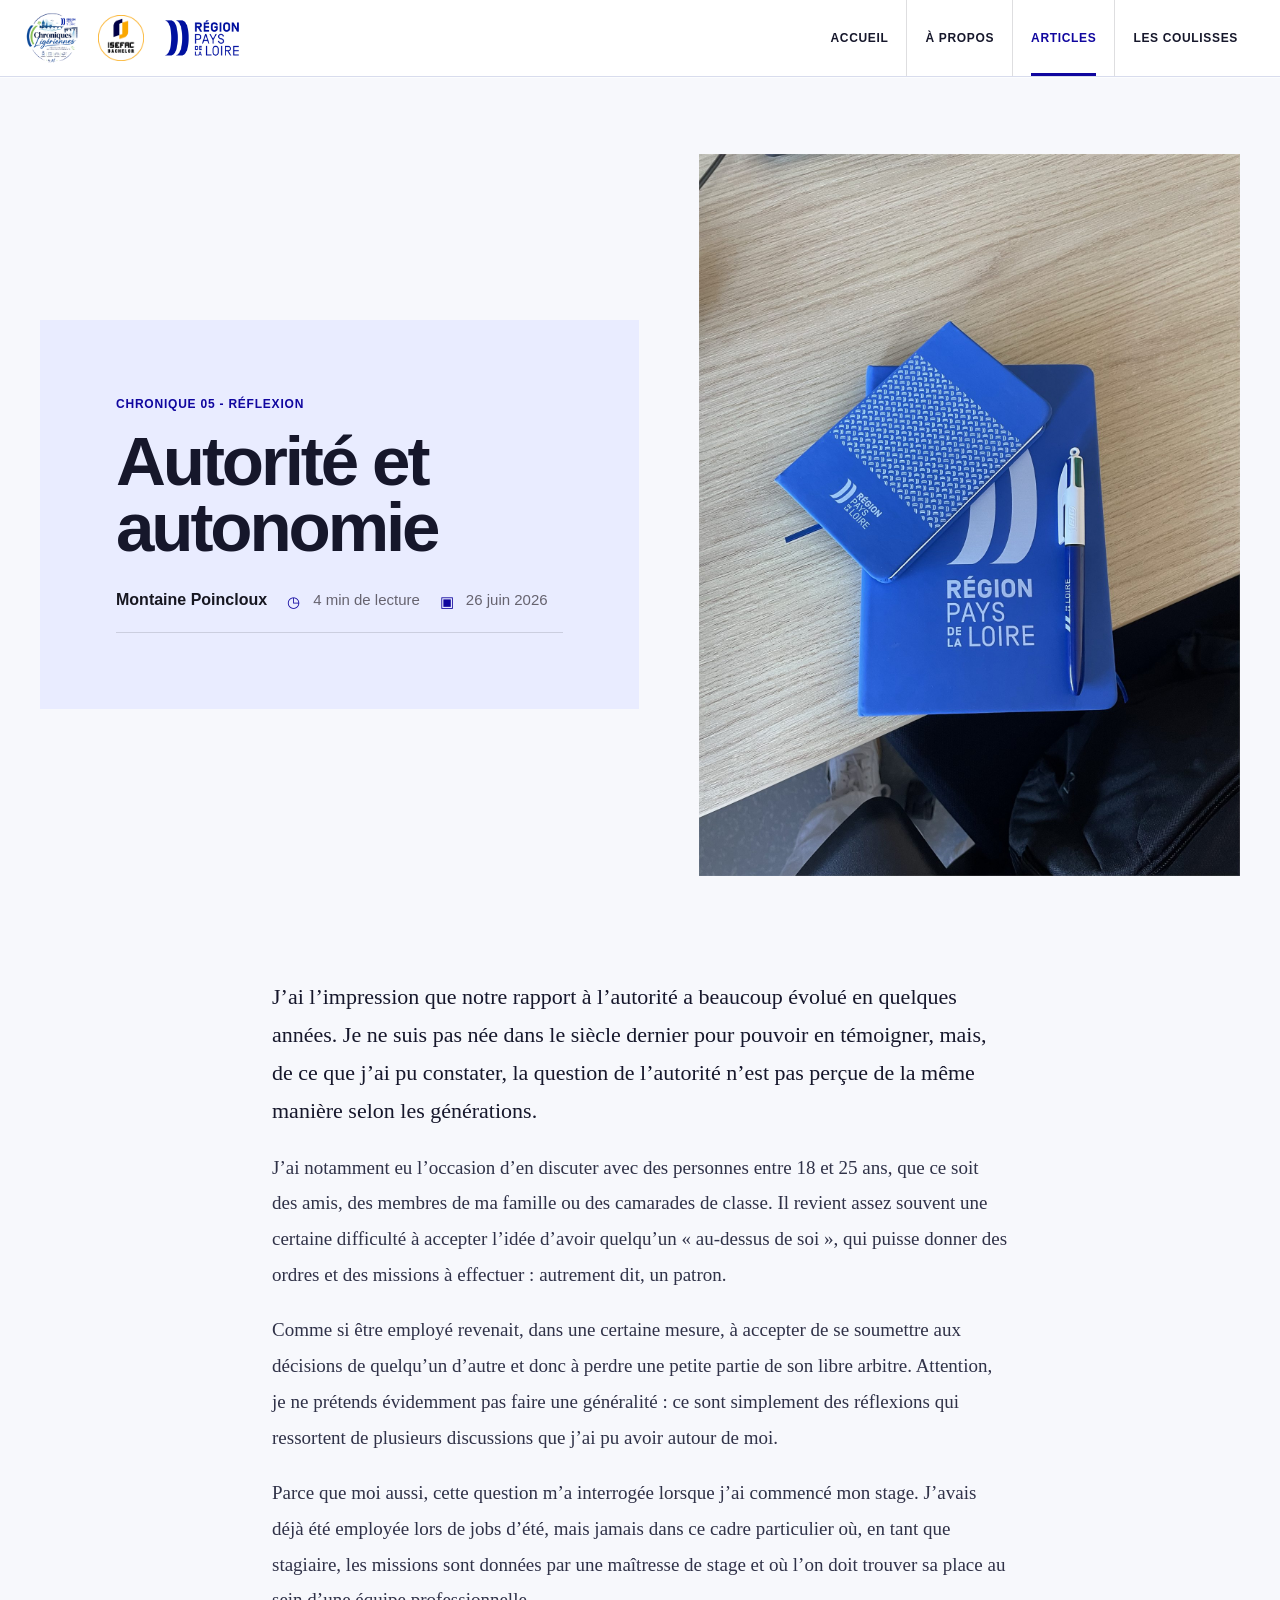
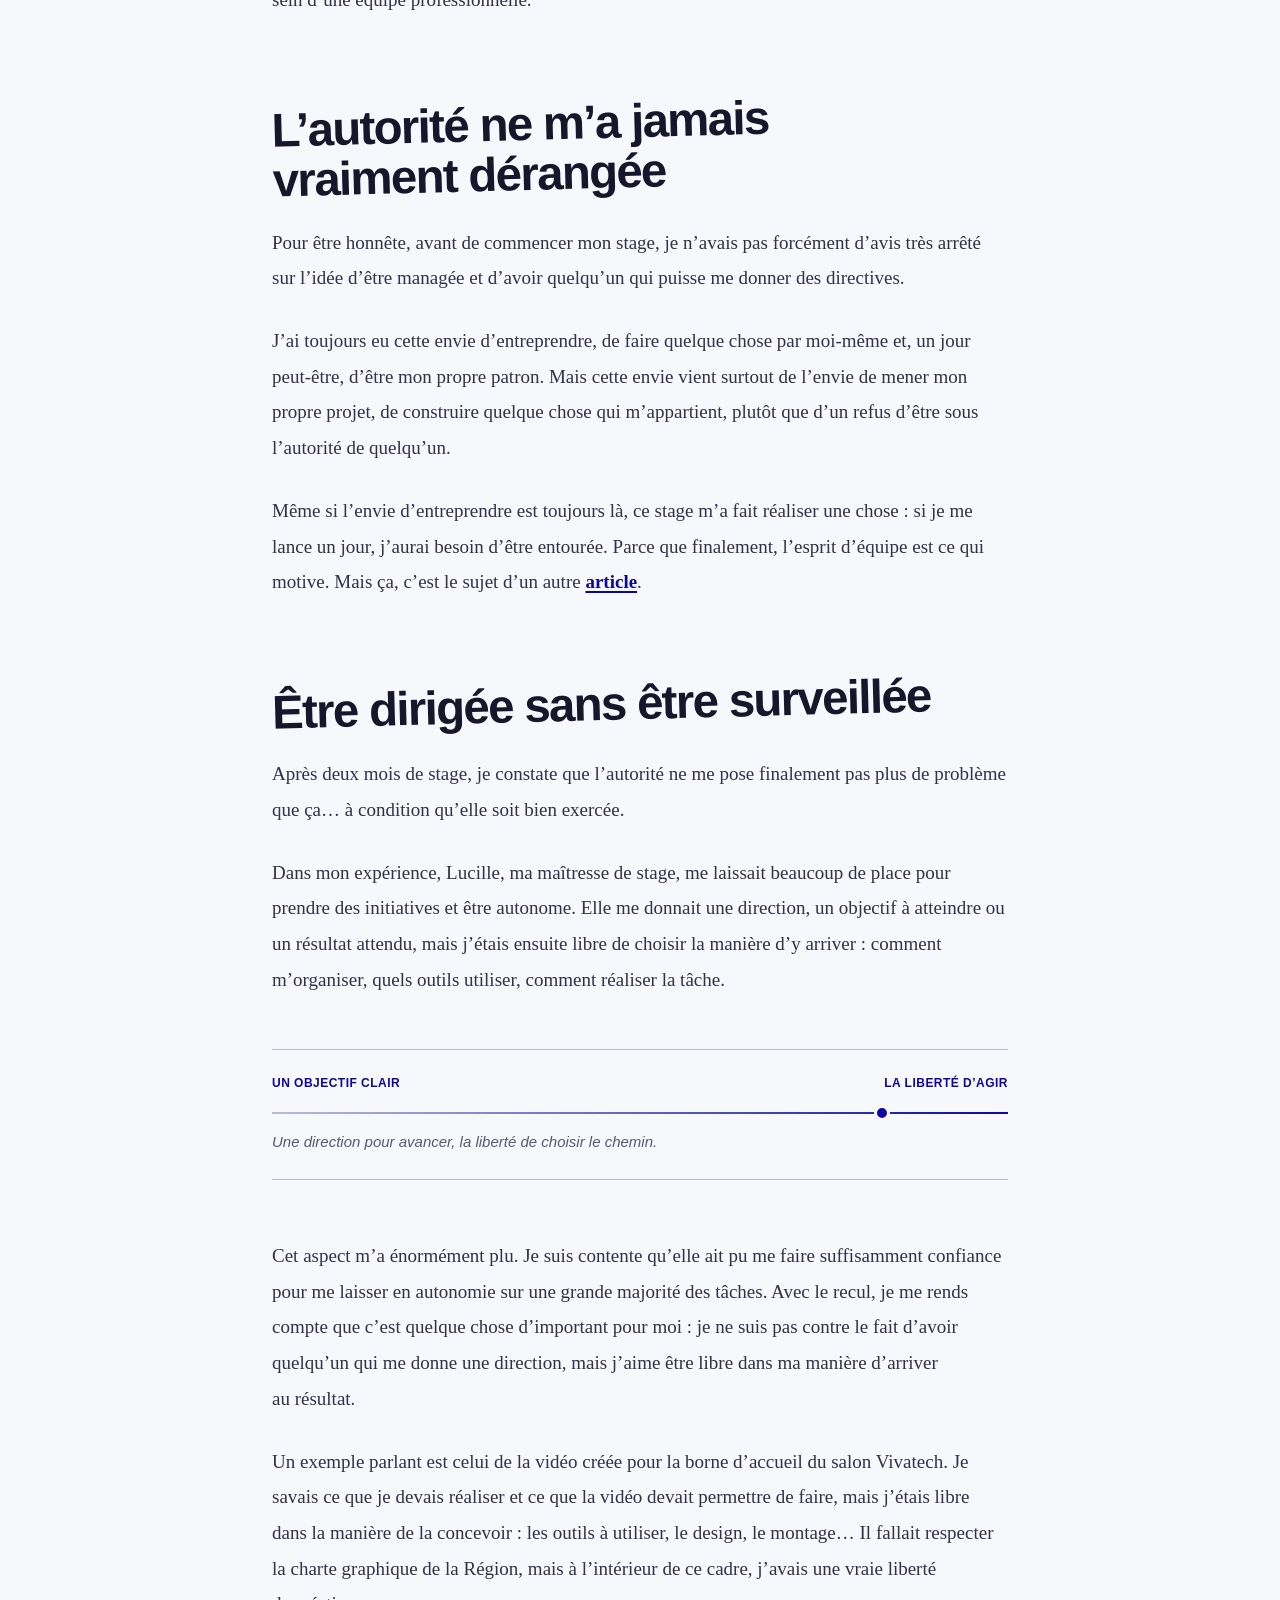
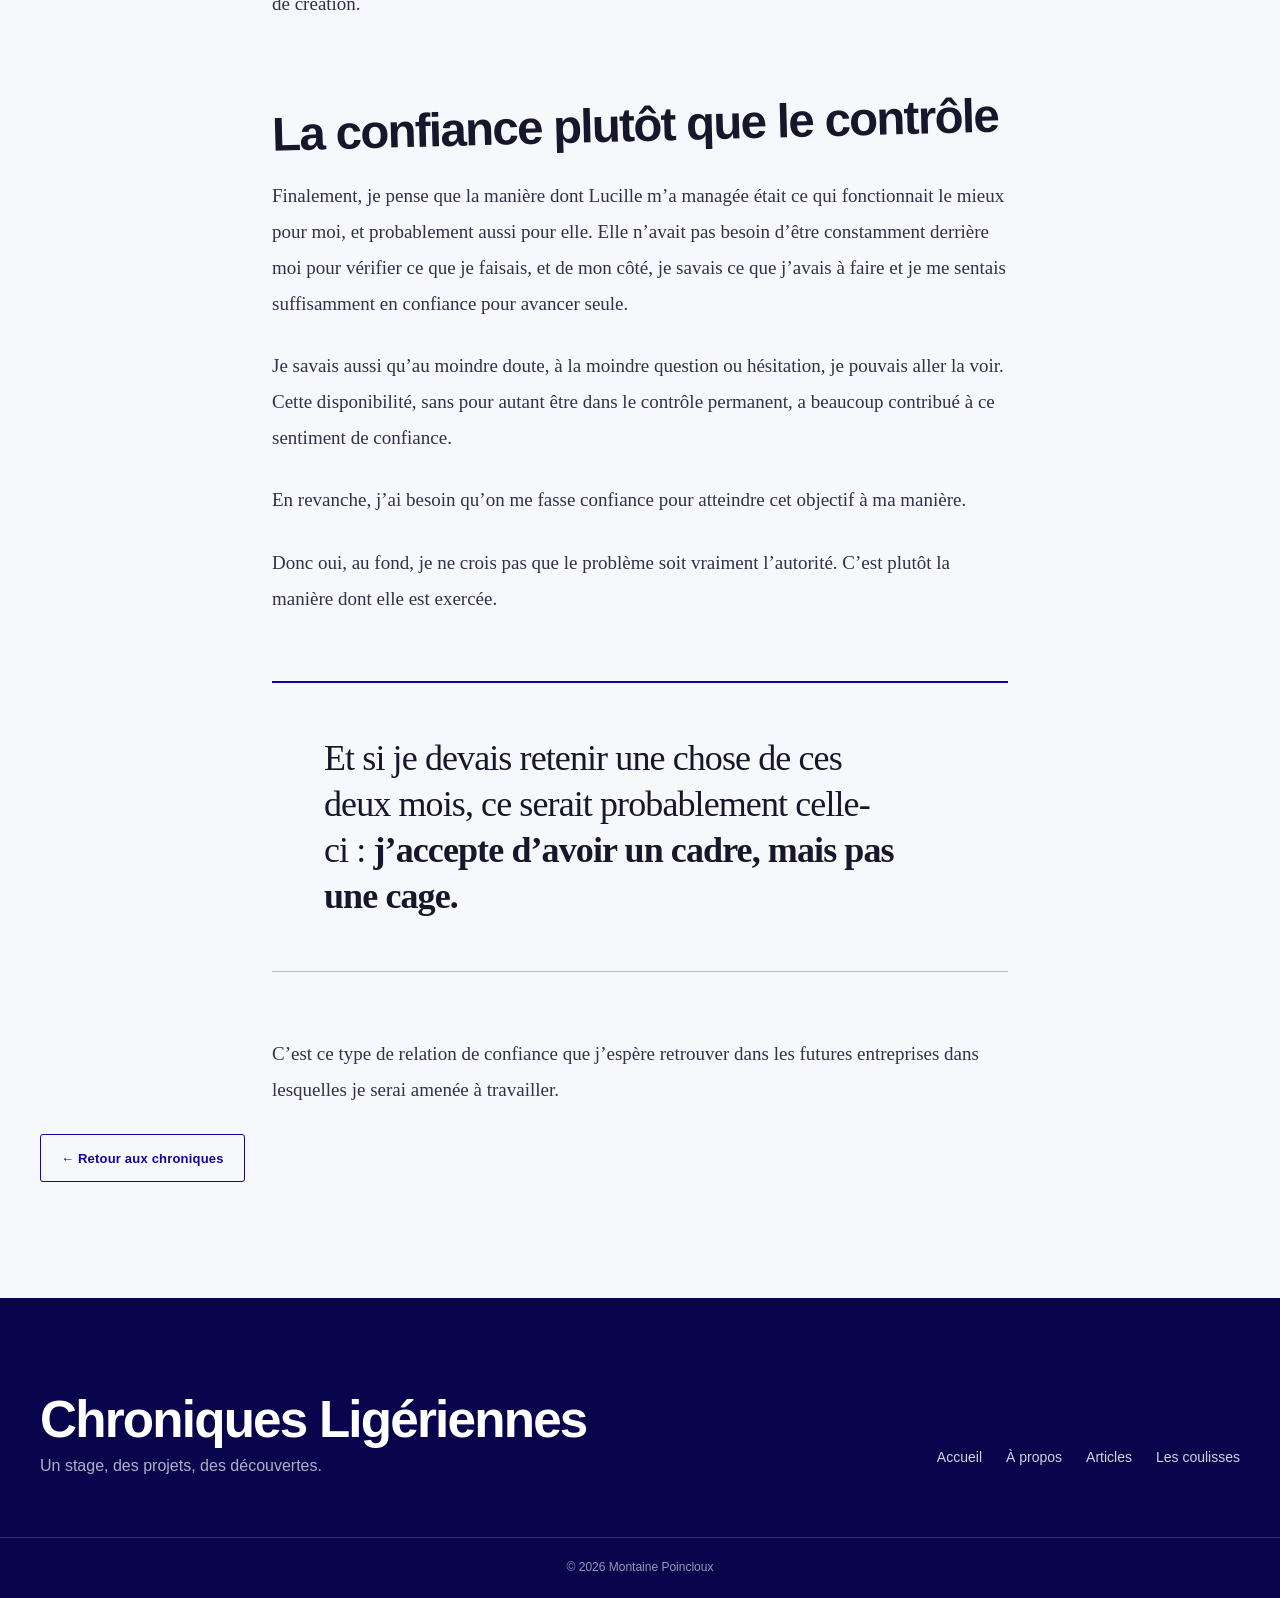
<file: articles/autorite-autonomie.html>
<!DOCTYPE html>
<html lang="fr">
<head>
    <meta charset="UTF-8">
    <meta name="viewport" content="width=device-width, initial-scale=1.0">
    <title>Autorité et autonomie | Chroniques Ligériennes</title>
    <script>document.documentElement.classList.add('js');</script>
    <meta name="theme-color" content="#090557">
    <link rel="icon" href="../images/logos/logo-stage.png" type="image/png">
    <link rel="stylesheet" href="../css/style.css">
    <link rel="stylesheet" href="../css/premium.css">
    <link rel="stylesheet" href="../css/atelier.css">
    <script src="../js/site.js" defer></script>
</head>
<body>
    <a class="skip-link" href="#main-content">Aller au contenu</a>
    <header>
        <div class="header-logos">
            <img src="../images/logos/logo-ecole.png" alt="Logo ISEFAC Bachelor">
            <img src="../images/logos/logo-region.png" alt="Logo Région Pays de la Loire">
            <img src="../images/logos/logo-stage.png" alt="Logo Chroniques Ligériennes">
        </div>
        <nav class="main-nav" aria-label="Navigation principale">
            <a href="../index.html">ACCUEIL</a>
            <a href="../about.html">À PROPOS</a>
            <a href="../articles.html">ARTICLES</a>
            <a href="../portfolio.html">LES COULISSES</a>
        </nav>
    </header>

    <main id="main-content" tabindex="-1">
        <section class="article-hero">
            <div class="article-hero-text">
                <p class="section-label">CHRONIQUE 05 - RÉFLEXION</p>
                <h1>Autorité et autonomie</h1>
                <div class="article-meta">
                    <strong>Montaine Poincloux</strong>
                    <span class="article-meta-item">
                        <span class="meta-icon" aria-hidden="true">◷</span>
                        <span>4 min de lecture</span>
                    </span>
                    <span class="article-meta-item">
                        <span class="meta-icon" aria-hidden="true">▣</span>
                        <span>26 juin 2026</span>
                    </span>
                </div>
                <div class="article-title-line"></div>
            </div>

            <figure class="article-hero-media">
                <img src="../images/portfolio/quotidien/carnet.jpg" alt="Carnet de notes ouvert sur un bureau" width="1500" height="2000" fetchpriority="high" decoding="async">
            </figure>
        </section>

        <article class="article-content authority-article">
            <div class="article-opening">
                <p>J’ai l’impression que notre rapport à l’autorité a beaucoup évolué en quelques années. Je ne suis pas née dans le siècle dernier pour pouvoir en témoigner, mais, de ce que j’ai pu constater, la question de l’autorité n’est pas perçue de la même manière selon les générations.</p>
                <p>J’ai notamment eu l’occasion d’en discuter avec des personnes entre 18 et 25 ans, que ce soit des amis, des membres de ma famille ou des camarades de classe. Il revient assez souvent une certaine difficulté à accepter l’idée d’avoir quelqu’un « au-dessus de soi », qui puisse donner des ordres et des missions à effectuer : autrement dit, un patron.</p>
                <p>Comme si être employé revenait, dans une certaine mesure, à accepter de se soumettre aux décisions de quelqu’un d’autre et donc à perdre une petite partie de son libre arbitre. Attention, je ne prétends évidemment pas faire une généralité : ce sont simplement des réflexions qui ressortent de plusieurs discussions que j’ai pu avoir autour de moi.</p>
                <p>Parce que moi aussi, cette question m’a interrogée lorsque j’ai commencé mon stage. J’avais déjà été employée lors de jobs d’été, mais jamais dans ce cadre particulier où, en tant que stagiaire, les missions sont données par une maîtresse de stage et où l’on doit trouver sa place au sein d’une équipe professionnelle.</p>
            </div>

            <h2>L’autorité ne m’a jamais vraiment dérangée</h2>
            <p>Pour être honnête, avant de commencer mon stage, je n’avais pas forcément d’avis très arrêté sur l’idée d’être managée et d’avoir quelqu’un qui puisse me donner des directives.</p>
            <p>J’ai toujours eu cette envie d’entreprendre, de faire quelque chose par moi-même et, un jour peut-être, d’être mon propre patron. Mais cette envie vient surtout de l’envie de mener mon propre projet, de construire quelque chose qui m’appartient, plutôt que d’un refus d’être sous l’autorité de quelqu’un.</p>
            <p>Même si l’envie d’entreprendre est toujours là, ce stage m’a fait réaliser une chose : si je me lance un jour, j’aurai besoin d’être entourée. Parce que finalement, l’esprit d’équipe est ce qui motive. Mais ça, c’est le sujet d’un autre <a href="equipe.html">article</a>.</p>

            <h2>Être dirigée sans être surveillée</h2>
            <p>Après deux mois de stage, je constate que l’autorité ne me pose finalement pas plus de problème que ça… à condition qu’elle soit bien exercée.</p>
            <p>Dans mon expérience, Lucille, ma maîtresse de stage, me laissait beaucoup de place pour prendre des initiatives et être autonome. Elle me donnait une direction, un objectif à atteindre ou un résultat attendu, mais j’étais ensuite libre de choisir la manière d’y arriver : comment m’organiser, quels outils utiliser, comment réaliser la tâche.</p>

            <aside class="authority-spectrum reveal-on-scroll" aria-label="Un objectif clair et la liberté d’agir">
                <div class="authority-spectrum-labels"><span>Un objectif clair</span><span>La liberté d’agir</span></div>
                <div class="authority-spectrum-line"><i aria-hidden="true"></i></div>
                <p>Une direction pour avancer, la liberté de choisir le chemin.</p>
            </aside>

            <p>Cet aspect m’a énormément plu. Je suis contente qu’elle ait pu me faire suffisamment confiance pour me laisser en autonomie sur une grande majorité des tâches. Avec le recul, je me rends compte que c’est quelque chose d’important pour moi : je ne suis pas contre le fait d’avoir quelqu’un qui me donne une direction, mais j’aime être libre dans ma manière d’arriver au résultat.</p>
            <p>Un exemple parlant est celui de la vidéo créée pour la borne d’accueil du salon Vivatech. Je savais ce que je devais réaliser et ce que la vidéo devait permettre de faire, mais j’étais libre dans la manière de la concevoir : les outils à utiliser, le design, le montage… Il fallait respecter la charte graphique de la Région, mais à l’intérieur de ce cadre, j’avais une vraie liberté de création.</p>

            <h2>La confiance plutôt que le contrôle</h2>
            <p>Finalement, je pense que la manière dont Lucille m’a managée était ce qui fonctionnait le mieux pour moi, et probablement aussi pour elle. Elle n’avait pas besoin d’être constamment derrière moi pour vérifier ce que je faisais, et de mon côté, je savais ce que j’avais à faire et je me sentais suffisamment en confiance pour avancer seule.</p>
            <p>Je savais aussi qu’au moindre doute, à la moindre question ou hésitation, je pouvais aller la voir. Cette disponibilité, sans pour autant être dans le contrôle permanent, a beaucoup contribué à ce sentiment de confiance.</p>
            <p>En revanche, j’ai besoin qu’on me fasse confiance pour atteindre cet objectif à ma manière.</p>
            <p>Donc oui, au fond, je ne crois pas que le problème soit vraiment l’autorité. C’est plutôt la manière dont elle est exercée.</p>
            <blockquote class="authority-quote reveal-on-scroll">Et si je devais retenir une chose de ces deux mois, ce serait probablement celle-ci : <strong>j’accepte d’avoir un cadre, mais pas une cage.</strong></blockquote>
            <p>C’est ce type de relation de confiance que j’espère retrouver dans les futures entreprises dans lesquelles je serai amenée à travailler.</p>
        </article>

        <div class="article-back"><a href="../articles.html">← Retour aux chroniques</a></div>
    </main>

    <footer>
        <div class="footer-content">
            <div class="footer-title"><h2>Chroniques Ligériennes</h2><p>Un stage, des projets, des découvertes.</p></div>
            <nav class="footer-nav" aria-label="Navigation de pied de page"><a href="../index.html">Accueil</a><a href="../about.html">À propos</a><a href="../articles.html">Articles</a><a href="../portfolio.html">Les coulisses</a></nav>
        </div>
        <div class="footer-bottom"><p>© 2026 Montaine Poincloux</p></div>
    </footer>
</body>
</html>
</file>
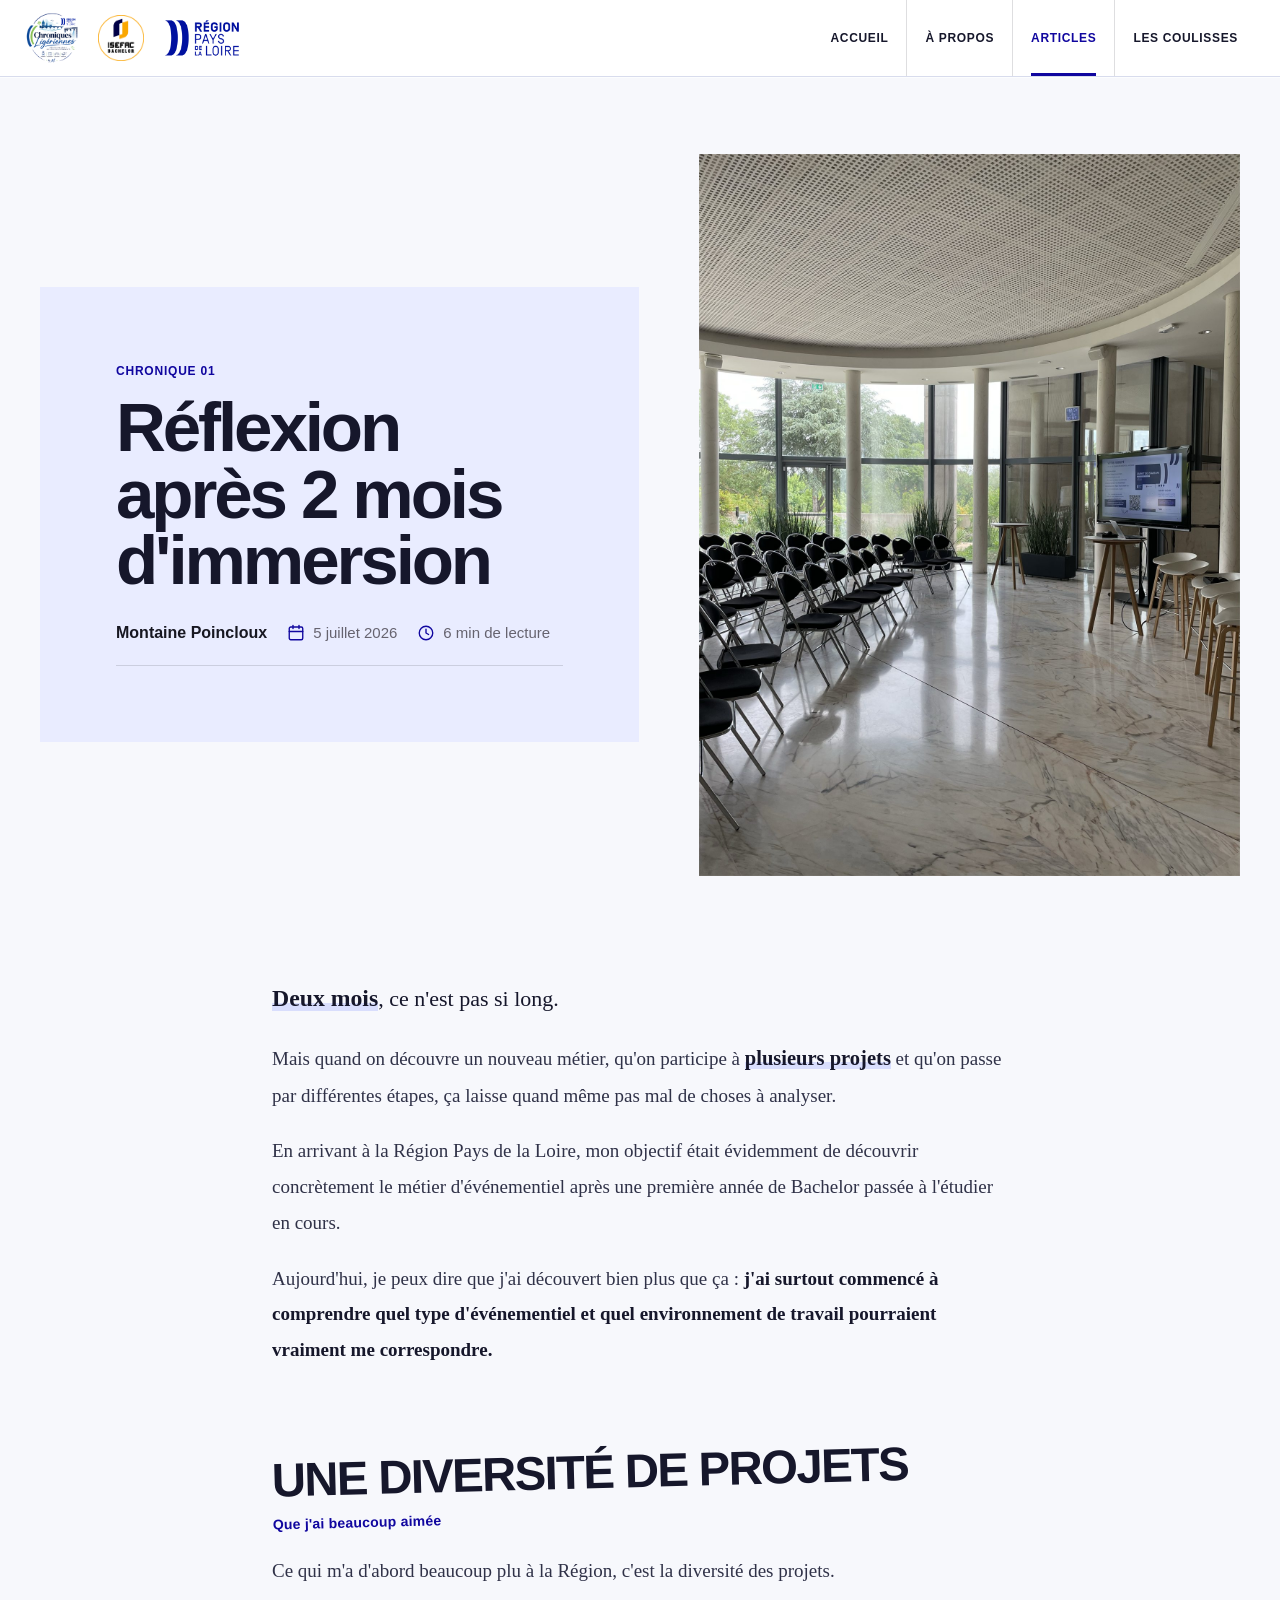
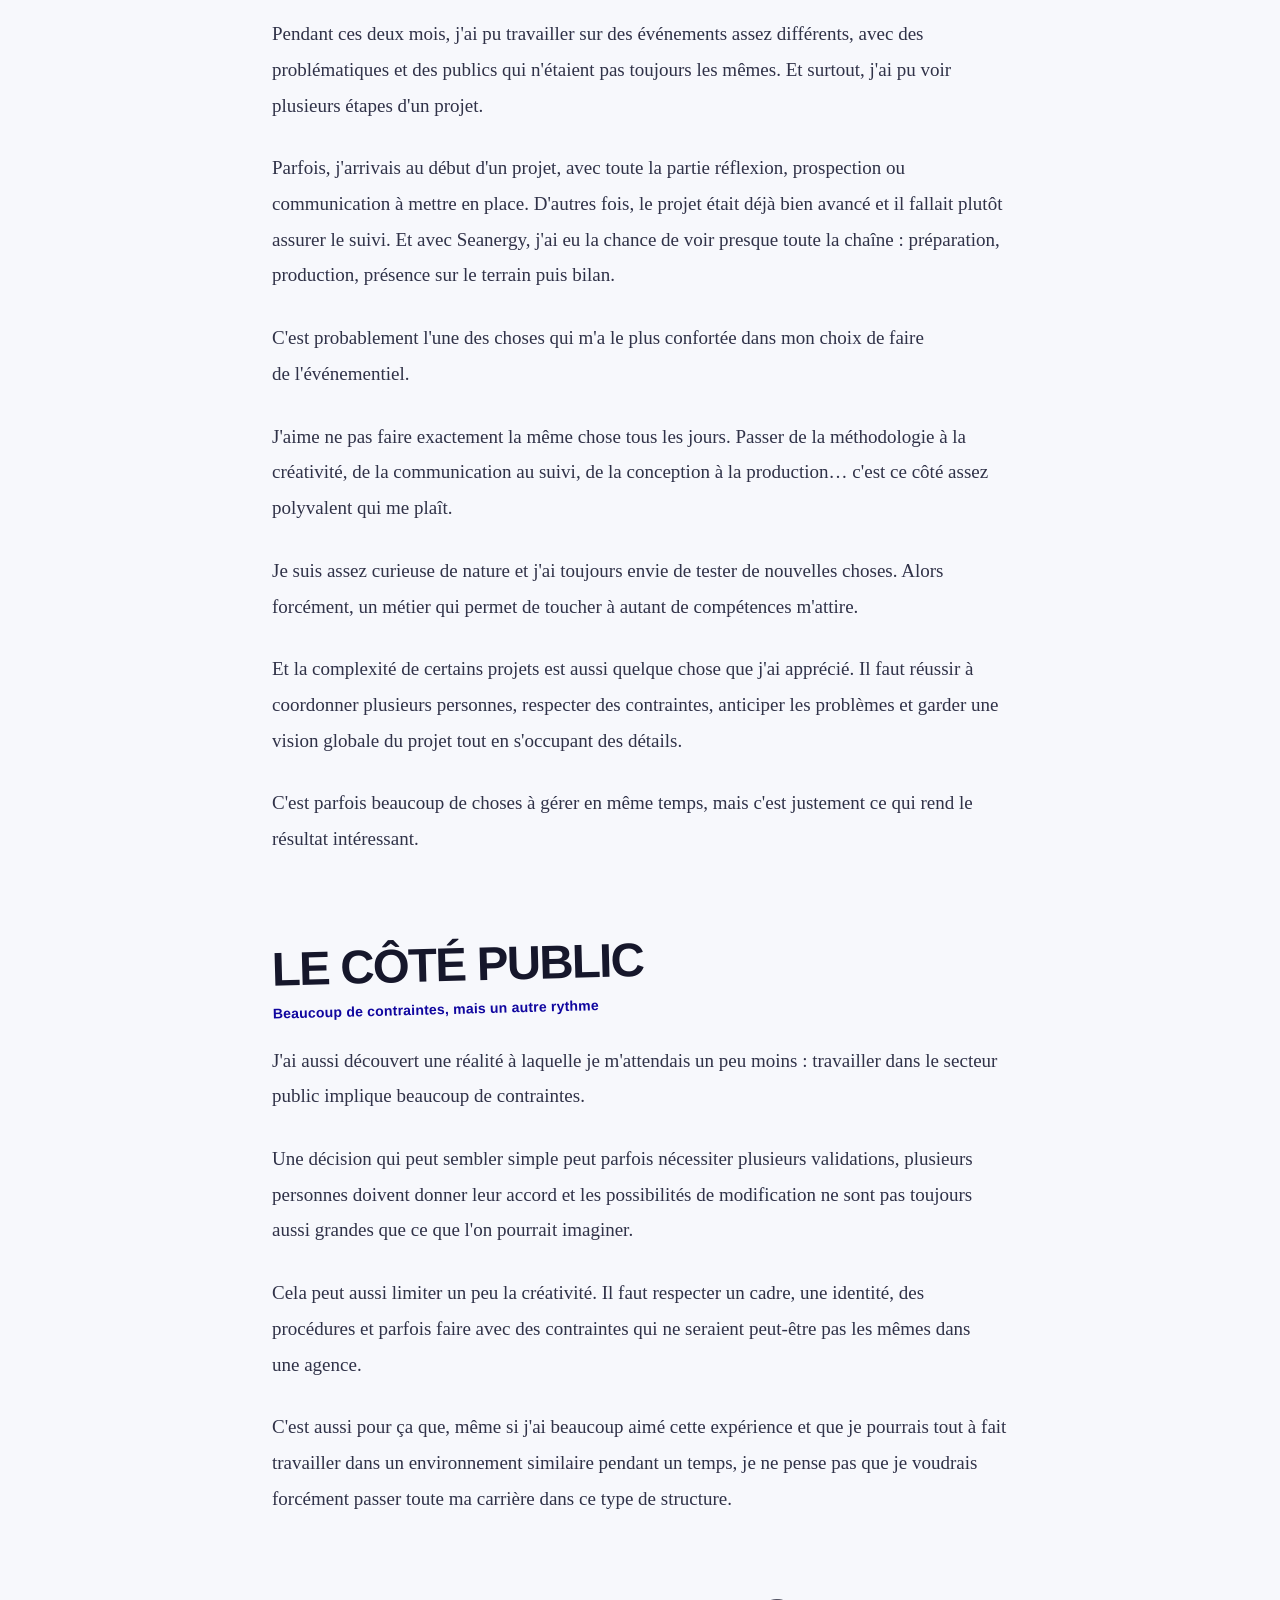
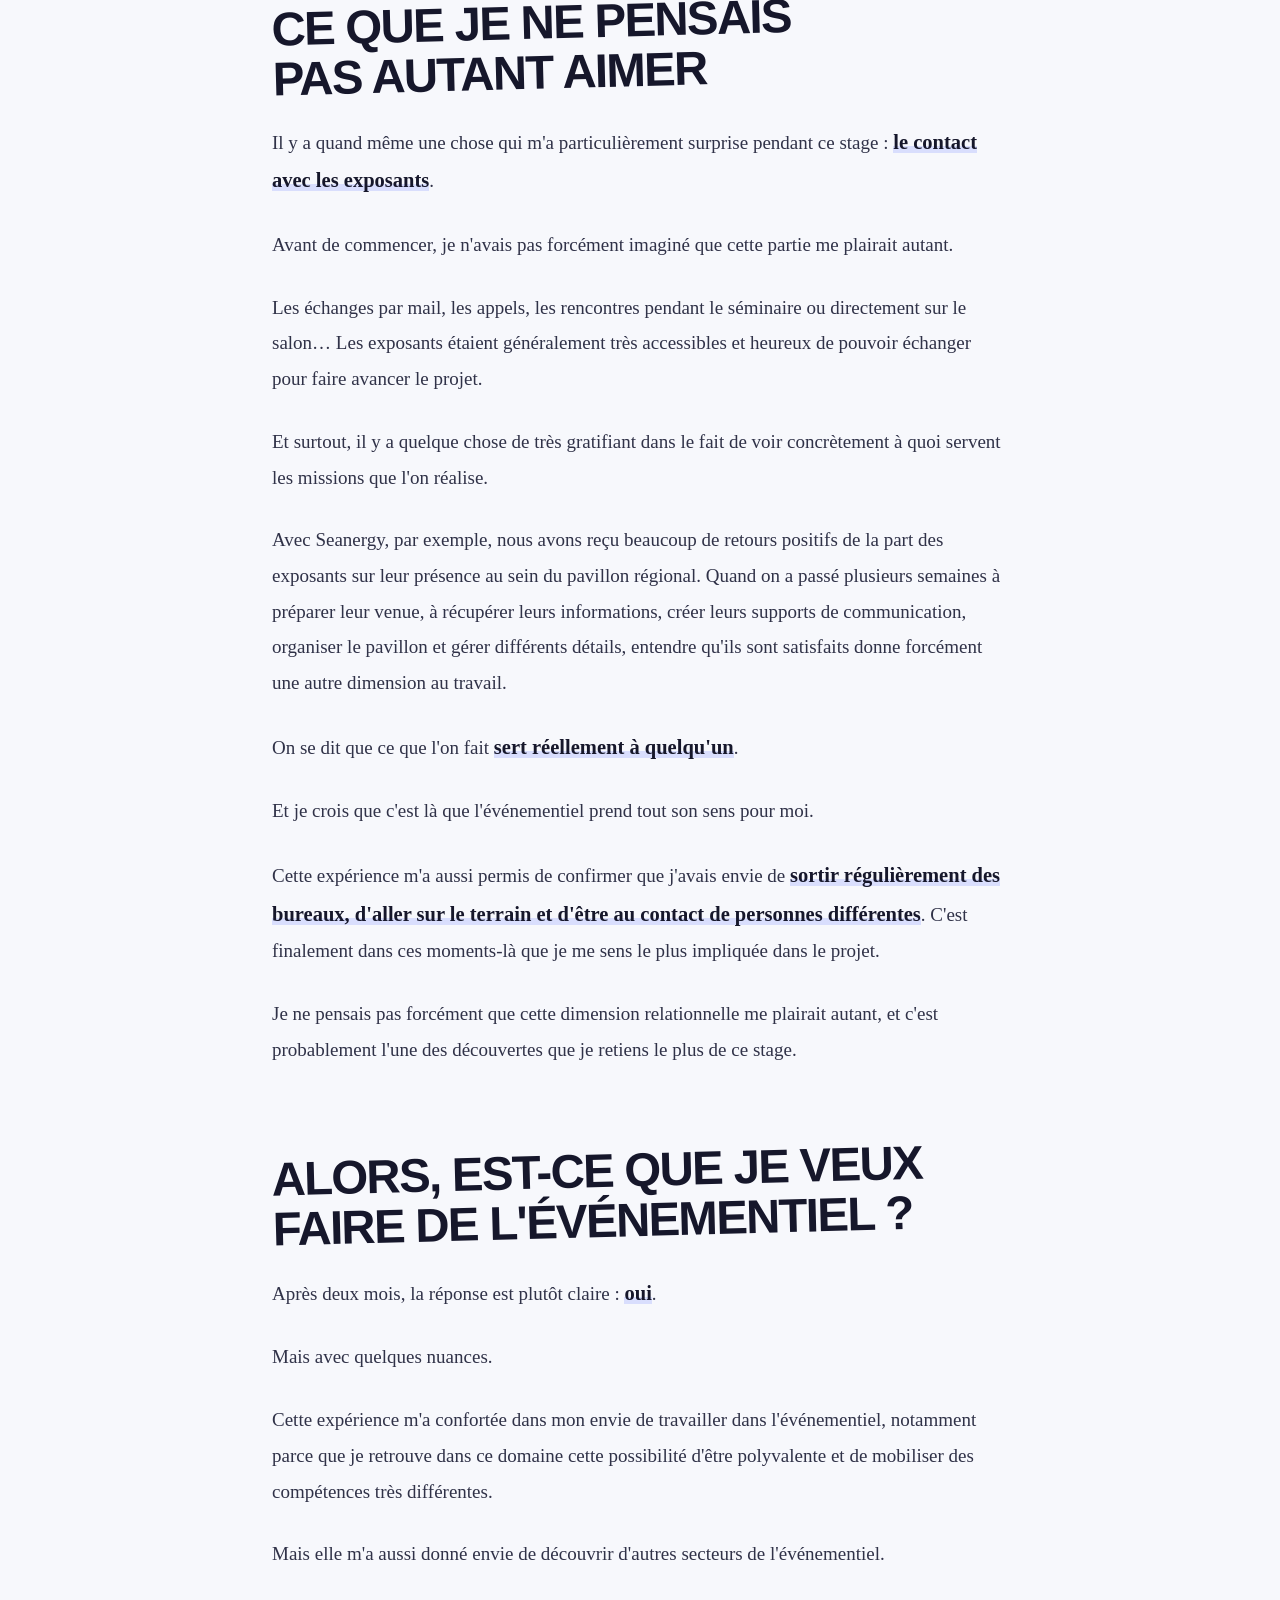
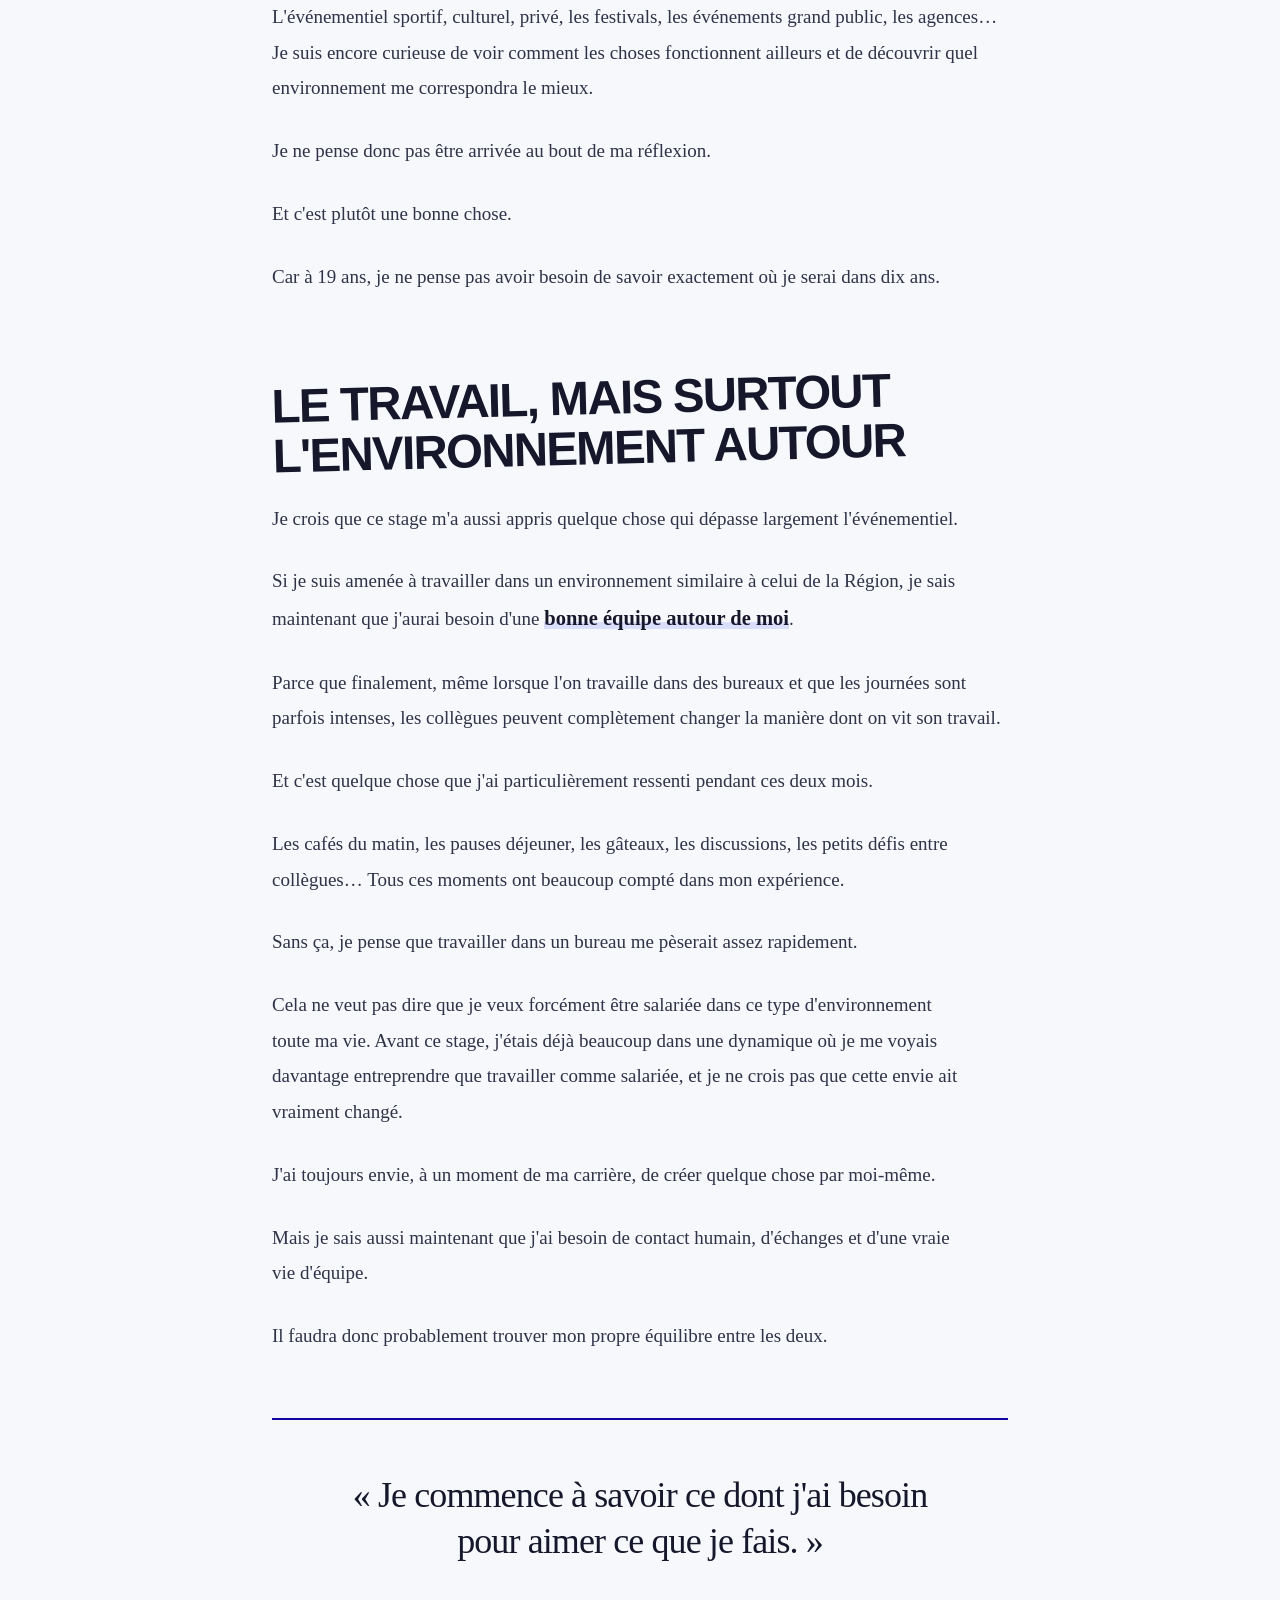
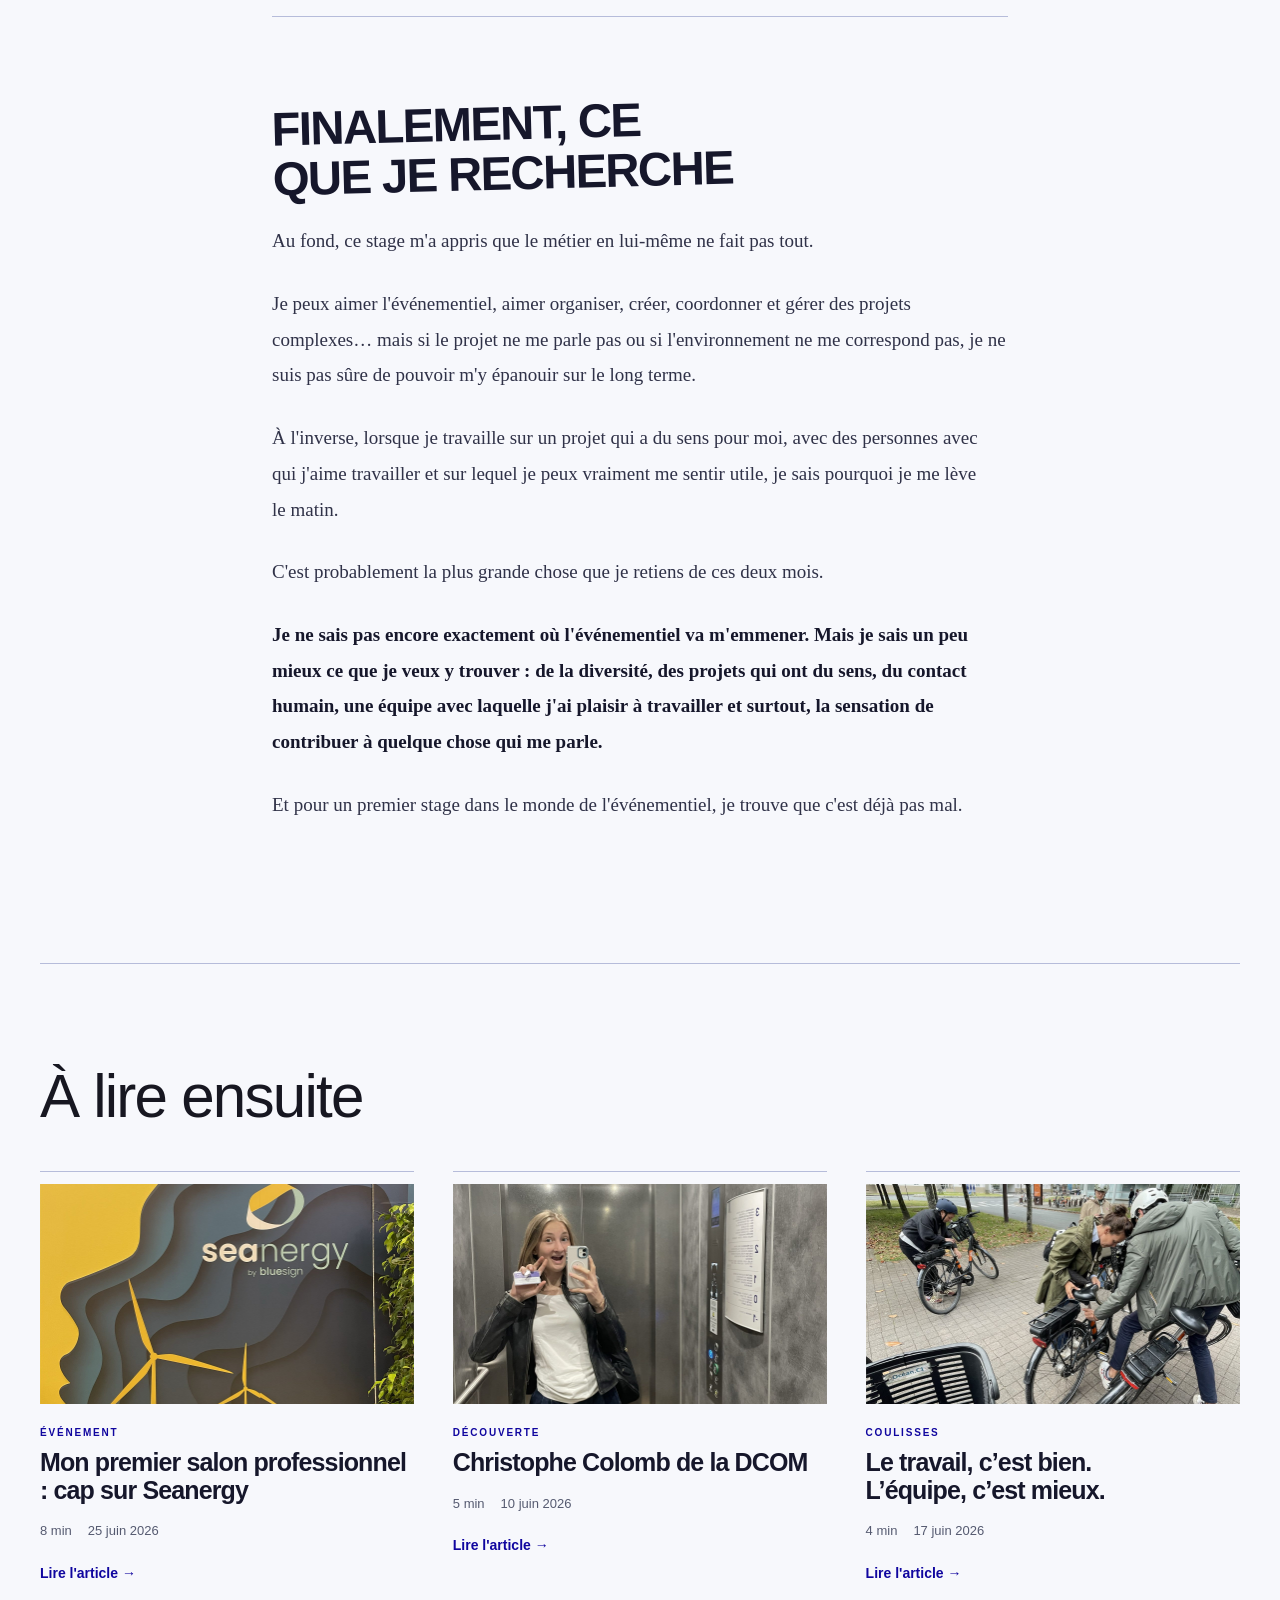
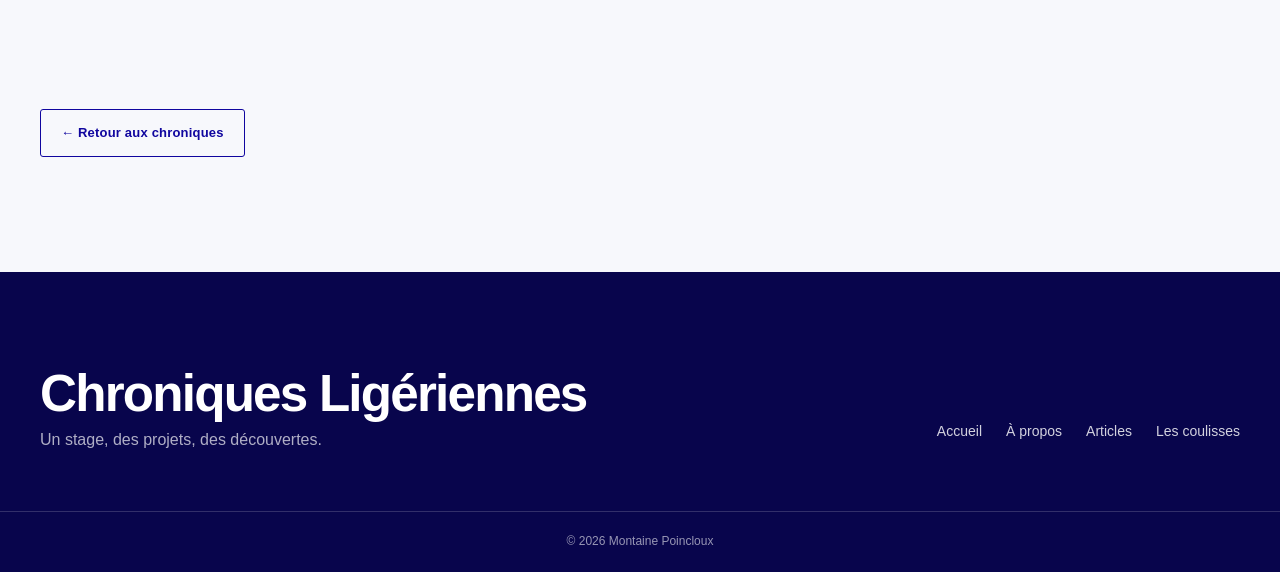
<file: articles/bilan.html>
<!DOCTYPE html>
<html lang="fr">

<head>
    <meta charset="UTF-8">
    <meta name="viewport" content="width=device-width, initial-scale=1.0">

    <title>Réflexion après 2 mois d'immersion | Chroniques Ligériennes</title>

    <meta name="theme-color" content="#090557">
    <link rel="icon" href="../images/logos/logo-stage.png" type="image/png">
    <link rel="stylesheet" href="../css/style.css">
    <link rel="stylesheet" href="../css/premium.css">
    <link rel="stylesheet" href="../css/atelier.css">
    <script src="../js/site.js" defer></script>
</head>

<body>
<a class="skip-link" href="#main-content">Aller au contenu</a>

    <!-- HEADER -->

    <header>
    <div class="header-logos">
        <img src="../images/logos/logo-ecole.png" alt="Logo ISEFAC Bachelor">
        <img src="../images/logos/logo-region.png" alt="Logo Région Pays de la Loire">
        <img src="../images/logos/logo-stage.png" alt="Logo Chroniques Ligériennes">
    </div>

    <nav class="main-nav" aria-label="Navigation principale">
        <a href="../index.html">ACCUEIL</a>
        <a href="../about.html">À PROPOS</a>
        <a href="../articles.html">ARTICLES</a>
        <a href="../portfolio.html">LES COULISSES</a>
    </nav>
</header>


    <main id="main-content" tabindex="-1">

        <!-- HERO -->

        <section class="article-hero">

            <div class="article-hero-text">

                <p class="section-label">CHRONIQUE 01</p>

                <h1>
                    Réflexion après 2 mois d'immersion
                </h1>

    <div class="article-meta">

    <strong>Montaine Poincloux</strong>

    <span class="article-meta-item">

        <svg class="meta-icon" viewBox="0 0 24 24" fill="none"
             stroke="currentColor" stroke-width="1.8"
             stroke-linecap="round"
             stroke-linejoin="round">

            <rect x="3" y="4" width="18" height="17" rx="2"></rect>

            <line x1="16" y1="2" x2="16" y2="6"></line>
            <line x1="8" y1="2" x2="8" y2="6"></line>

            <line x1="3" y1="10" x2="21" y2="10"></line>

        </svg>

        5 juillet 2026

    </span>

    <span class="article-meta-item">

        <svg class="meta-icon" viewBox="0 0 24 24" fill="none"
             stroke="currentColor" stroke-width="1.8"
             stroke-linecap="round"
             stroke-linejoin="round">

            <circle cx="12" cy="12" r="9"></circle>

            <polyline points="12 7 12 12 15.5 14"></polyline>

        </svg>

        6 min de lecture

    </span>

</div>

<div class="article-title-line"></div>
            </div>

            <figure class="article-hero-media">
                <img src="../images/articles/bilan/bilan.jpg" alt="Vue lumineuse des locaux de la Région Pays de la Loire" width="1500" height="2000" fetchpriority="high" decoding="async">
            </figure>

        </section>


        <!-- ARTICLE -->

        <article class="article-content">


            <!-- INTRODUCTION -->

            <div class="article-opening">

                <p>
                    <span class="article-fact">Deux mois</span>, ce n'est pas si long.
                </p>

                <p>
                    Mais quand on découvre un nouveau métier, qu'on participe à
                    <span class="article-fact">plusieurs projets</span> et qu'on passe
                    par différentes étapes, ça laisse quand même pas mal de choses
                    à analyser.
                </p>

                <p>
                    En arrivant à la Région Pays de la Loire, mon objectif était
                    évidemment de découvrir concrètement le métier d'événementiel
                    après une première année de Bachelor passée à l'étudier en cours.
                </p>

                <p>
                    Aujourd'hui, je peux dire que j'ai découvert bien plus que ça :
                    <strong>j'ai surtout commencé à comprendre quel type d'événementiel
                    et quel environnement de travail pourraient vraiment me correspondre.</strong>
                </p>

            </div>


            <!-- DIVERSITÉ DES PROJETS -->

            <h2 class="section-handmade">
                UNE DIVERSITÉ DE PROJETS
                <span>Que j'ai beaucoup aimée</span>
            </h2>


            <p>
                Ce qui m'a d'abord beaucoup plu à la Région, c'est la diversité
                des projets.
            </p>


            <p>
                Pendant ces deux mois, j'ai pu travailler sur des événements assez
                différents, avec des problématiques et des publics qui n'étaient
                pas toujours les mêmes. Et surtout, j'ai pu voir plusieurs étapes
                d'un projet.
            </p>


            <p>
                Parfois, j'arrivais au début d'un projet, avec toute la partie
                réflexion, prospection ou communication à mettre en place.
                D'autres fois, le projet était déjà bien avancé et il fallait
                plutôt assurer le suivi. Et avec Seanergy, j'ai eu la chance de
                voir presque toute la chaîne : préparation, production, présence
                sur le terrain puis bilan.
            </p>


            <p>
                C'est probablement l'une des choses qui m'a le plus confortée
                dans mon choix de faire de l'événementiel.
            </p>


            <p>
                J'aime ne pas faire exactement la même chose tous les jours.
                Passer de la méthodologie à la créativité, de la communication
                au suivi, de la conception à la production… c'est ce côté assez
                polyvalent qui me plaît.
            </p>


            <p>
                Je suis assez curieuse de nature et j'ai toujours envie de tester
                de nouvelles choses. Alors forcément, un métier qui permet de
                toucher à autant de compétences m'attire.
            </p>


            <p>
                Et la complexité de certains projets est aussi quelque chose
                que j'ai apprécié. Il faut réussir à coordonner plusieurs personnes,
                respecter des contraintes, anticiper les problèmes et garder une
                vision globale du projet tout en s'occupant des détails.
            </p>


            <p>
                C'est parfois beaucoup de choses à gérer en même temps, mais c'est
                justement ce qui rend le résultat intéressant.
            </p>


            <!-- CÔTÉ PUBLIC -->

            <h2 class="section-handmade">
                LE CÔTÉ PUBLIC
                <span>Beaucoup de contraintes, mais un autre rythme</span>
            </h2>


            <p>
                J'ai aussi découvert une réalité à laquelle je m'attendais un peu
                moins : travailler dans le secteur public implique beaucoup
                de contraintes.
            </p>


            <p>
                Une décision qui peut sembler simple peut parfois nécessiter
                plusieurs validations, plusieurs personnes doivent donner leur
                accord et les possibilités de modification ne sont pas toujours
                aussi grandes que ce que l'on pourrait imaginer.
            </p>


            <p>
                Cela peut aussi limiter un peu la créativité. Il faut respecter
                un cadre, une identité, des procédures et parfois faire avec des
                contraintes qui ne seraient peut-être pas les mêmes dans une agence.
            </p>


            <p>
                C'est aussi pour ça que, même si j'ai beaucoup aimé cette expérience
                et que je pourrais tout à fait travailler dans un environnement
                similaire pendant un temps, je ne pense pas que je voudrais forcément
                passer toute ma carrière dans ce type de structure.
            </p>


            <!-- CONTACT EXPOSANTS -->

            <h2 class="section-handmade">
                CE QUE JE NE PENSAIS PAS AUTANT AIMER
            </h2>


            <p>
                Il y a quand même une chose qui m'a particulièrement surprise
                pendant ce stage :
                <span class="article-fact">le contact avec les exposants</span>.
            </p>


            <p>
                Avant de commencer, je n'avais pas forcément imaginé que cette
                partie me plairait autant.
            </p>


            <p>
                Les échanges par mail, les appels, les rencontres pendant le
                séminaire ou directement sur le salon… Les exposants étaient
                généralement très accessibles et heureux de pouvoir échanger
                pour faire avancer le projet.
            </p>


            <p>
                Et surtout, il y a quelque chose de très gratifiant dans le fait
                de voir concrètement à quoi servent les missions que l'on réalise.
            </p>


            <p>
                Avec Seanergy, par exemple, nous avons reçu beaucoup de retours
                positifs de la part des exposants sur leur présence au sein du
                pavillon régional. Quand on a passé plusieurs semaines à préparer
                leur venue, à récupérer leurs informations, créer leurs supports
                de communication, organiser le pavillon et gérer différents détails,
                entendre qu'ils sont satisfaits donne forcément une autre dimension
                au travail.
            </p>


            <p>
                On se dit que ce que l'on fait
                <span class="article-fact">sert réellement à quelqu'un</span>.
            </p>


            <p>
                Et je crois que c'est là que l'événementiel prend tout son sens
                pour moi.
            </p>


            <p>
                Cette expérience m'a aussi permis de confirmer que j'avais envie
                de <span class="article-fact">sortir régulièrement des bureaux,
                d'aller sur le terrain et d'être au contact de personnes différentes</span>.
                C'est finalement dans ces moments-là que je me sens le plus impliquée
                dans le projet.
            </p>


            <p>
                Je ne pensais pas forcément que cette dimension relationnelle
                me plairait autant, et c'est probablement l'une des découvertes
                que je retiens le plus de ce stage.
            </p>


            <!-- ÉVÉNEMENTIEL -->

            <h2 class="section-handmade">
                ALORS, EST-CE QUE JE VEUX FAIRE DE L'ÉVÉNEMENTIEL ?
            </h2>


            <p>
                Après deux mois, la réponse est plutôt claire :
                <span class="article-fact">oui</span>.
            </p>


            <p>
                Mais avec quelques nuances.
            </p>


            <p>
                Cette expérience m'a confortée dans mon envie de travailler dans
                l'événementiel, notamment parce que je retrouve dans ce domaine
                cette possibilité d'être polyvalente et de mobiliser des compétences
                très différentes.
            </p>


            <p>
                Mais elle m'a aussi donné envie de découvrir d'autres secteurs
                de l'événementiel.
            </p>


            <p>
                L'événementiel sportif, culturel, privé, les festivals, les événements
                grand public, les agences… Je suis encore curieuse de voir comment
                les choses fonctionnent ailleurs et de découvrir quel environnement
                me correspondra le mieux.
            </p>


            <p>
                Je ne pense donc pas être arrivée au bout de ma réflexion.
            </p>


            <p>
                Et c'est plutôt une bonne chose.
            </p>


            <p>
                Car à 19 ans, je ne pense pas avoir besoin de savoir exactement où
                je serai dans dix ans.
            </p>

            <!-- ENVIRONNEMENT -->

            <h2 class="section-handmade">
                LE TRAVAIL, MAIS SURTOUT L'ENVIRONNEMENT AUTOUR
            </h2>


            <p>
                Je crois que ce stage m'a aussi appris quelque chose qui dépasse
                largement l'événementiel.
            </p>


            <p>
                Si je suis amenée à travailler dans un environnement similaire
                à celui de la Région, je sais maintenant que j'aurai besoin
                d'une <span class="article-fact">bonne équipe autour de moi</span>.
            </p>


            <p>
                Parce que finalement, même lorsque l'on travaille dans des bureaux
                et que les journées sont parfois intenses, les collègues peuvent
                complètement changer la manière dont on vit son travail.
            </p>


            <p>
                Et c'est quelque chose que j'ai particulièrement ressenti pendant
                ces deux mois.
            </p>


            <p>
                Les cafés du matin, les pauses déjeuner, les gâteaux, les discussions,
                les petits défis entre collègues… Tous ces moments ont beaucoup
                compté dans mon expérience.
            </p>


            <p>
                Sans ça, je pense que travailler dans un bureau me pèserait assez
                rapidement.
            </p>


            <p>
                Cela ne veut pas dire que je veux forcément être salariée dans ce
                type d'environnement toute ma vie. Avant ce stage, j'étais déjà
                beaucoup dans une dynamique où je me voyais davantage entreprendre
                que travailler comme salariée, et je ne crois pas que cette envie
                ait vraiment changé.
            </p>


            <p>
                J'ai toujours envie, à un moment de ma carrière, de créer quelque
                chose par moi-même.
            </p>


            <p>
                Mais je sais aussi maintenant que j'ai besoin de contact humain,
                d'échanges et d'une vraie vie d'équipe.
            </p>


            <p>
                Il faudra donc probablement trouver mon propre équilibre entre
                les deux.
            </p>

            <!-- CITATION -->

            <div class="article-quote">

                <p>
                    « Je commence à savoir ce dont j'ai besoin pour aimer ce que je fais. »
                </p>

            </div>


            <!-- CE QUE JE RECHERCHE -->

            <h2 class="section-handmade">
                FINALEMENT, CE QUE JE RECHERCHE
            </h2>


            <p>
                Au fond, ce stage m'a appris que le métier en lui-même ne fait pas tout.
            </p>


            <p>
                Je peux aimer l'événementiel, aimer organiser, créer, coordonner
                et gérer des projets complexes… mais si le projet ne me parle pas
                ou si l'environnement ne me correspond pas, je ne suis pas sûre
                de pouvoir m'y épanouir sur le long terme.
            </p>


            <p>
                À l'inverse, lorsque je travaille sur un projet qui a du sens pour
                moi, avec des personnes avec qui j'aime travailler et sur lequel
                je peux vraiment me sentir utile, je sais pourquoi je me lève
                le matin.
            </p>


            <p>
                C'est probablement la plus grande chose que je retiens de ces
                deux mois.
            </p>


            <p>
                <strong>
                    Je ne sais pas encore exactement où l'événementiel va m'emmener.
                    Mais je sais un peu mieux ce que je veux y trouver : de la
                    diversité, des projets qui ont du sens, du contact humain,
                    une équipe avec laquelle j'ai plaisir à travailler et surtout,
                    la sensation de contribuer à quelque chose qui me parle.
                </strong>
            </p>


            <p>
                Et pour un premier stage dans le monde de l'événementiel, je trouve
                que c'est déjà pas mal.
            </p>

        </article>


        <section class="related-articles">

   <div class="related-articles-heading">

    <h2>
        À lire ensuite
    </h2>

</div>

    <div class="related-articles-grid">


        <!-- SEANERGY -->

        <a href="seanergy.html" class="related-article-card">

            <div class="related-article-image">

                <img
                    src="../images/articles/seanergy/seanergy.jpg"
                    alt="Mon premier salon professionnel : cap sur Seanergy">

            </div>

            <div class="related-article-content">

                <p class="article-category">
                    ÉVÉNEMENT
                </p>

                <h3>
                    Mon premier salon professionnel : cap sur Seanergy
                </h3>

                <div class="related-article-meta">
                    <span>8 min</span>
                    <span>25 juin 2026</span>
                </div>

                <span class="related-article-link">
                    Lire l'article →
                </span>

            </div>

        </a>


        <!-- DCOM -->

        <a href="DCOM.html" class="related-article-card">

            <div class="related-article-image">

                <img
                    src="../images/articles/DCOM/dcom.jpg"
                    alt="Christophe Colomb de la DCOM">

            </div>

            <div class="related-article-content">

                <p class="article-category">
                    DÉCOUVERTE
                </p>

                <h3>
                    Christophe Colomb de la DCOM
                </h3>

                <div class="related-article-meta">
                    <span>5 min</span>
                    <span>10 juin 2026</span>
                </div>

                <span class="related-article-link">
                    Lire l'article →
                </span>

            </div>

        </a>


        <!-- ÉQUIPE -->

        <a href="equipe.html" class="related-article-card">

            <div class="related-article-image">

                <img
                    src="../images/articles/equipe/bike.jpg"
                    alt="Le travail, c'est bien. L'équipe, c'est mieux.">

            </div>

            <div class="related-article-content">

                <p class="article-category">
                    COULISSES
                </p>

                <h3>
                    Le travail, c’est bien. L’équipe, c’est mieux.
                </h3>

                <div class="related-article-meta">
                    <span>4 min</span>
                    <span>17 juin 2026</span>
                </div>

                <span class="related-article-link">
                    Lire l'article →
                </span>

            </div>

        </a>

    </div>

</section>


<div class="article-back">

    <a href="../articles.html">
        ← Retour aux chroniques
    </a>

</div>
    </main>


    <!-- FOOTER -->

    <footer>

        <div class="footer-content">

            <div class="footer-title">
                <h2>Chroniques Ligériennes</h2>
                <p>Un stage, des projets, des découvertes.</p>
            </div>

            <nav class="footer-nav" aria-label="Navigation de pied de page">
                <a href="../index.html">Accueil</a>
                <a href="../about.html">À propos</a>
                <a href="../articles.html">Articles</a>
                <a href="../portfolio.html">Les coulisses</a>
            </nav>

        </div>

        <div class="footer-bottom">
            <p>© 2026 Montaine Poincloux</p>
        </div>

    </footer>

</body>

</html>
</file>
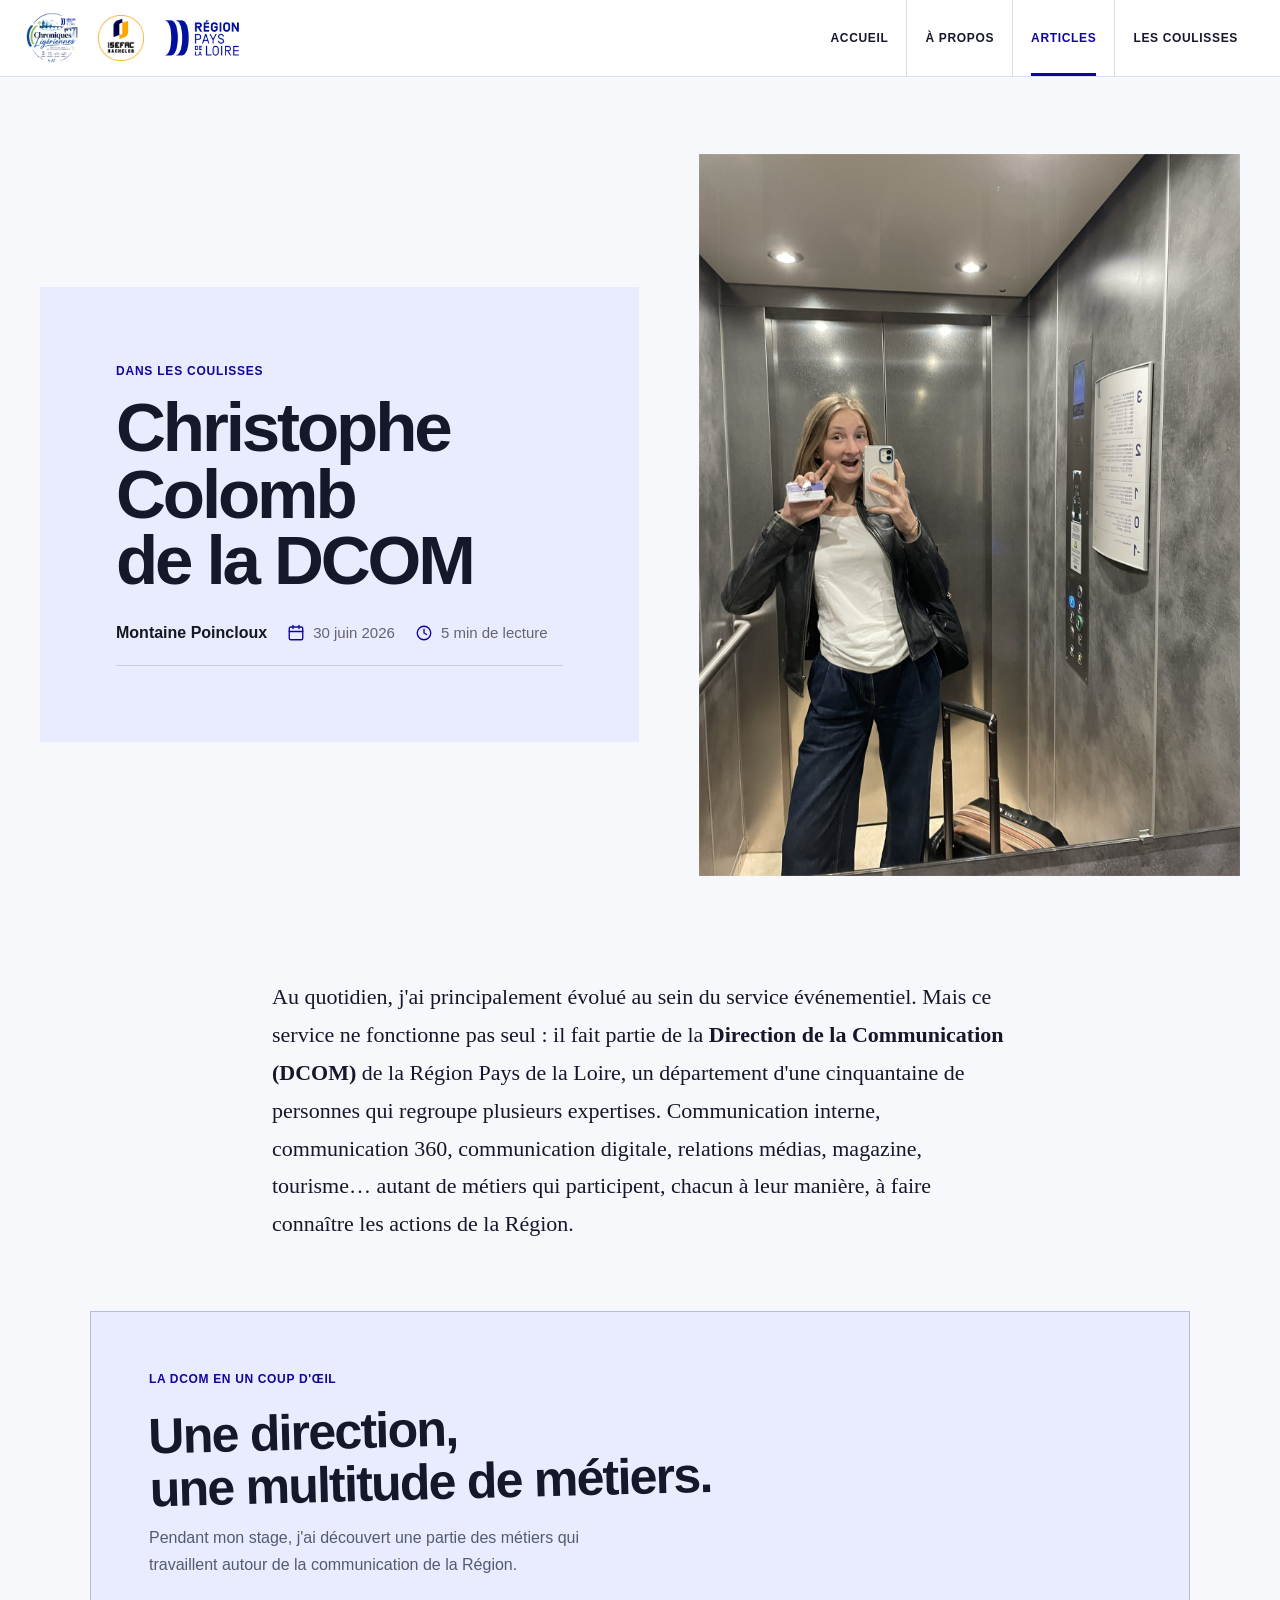
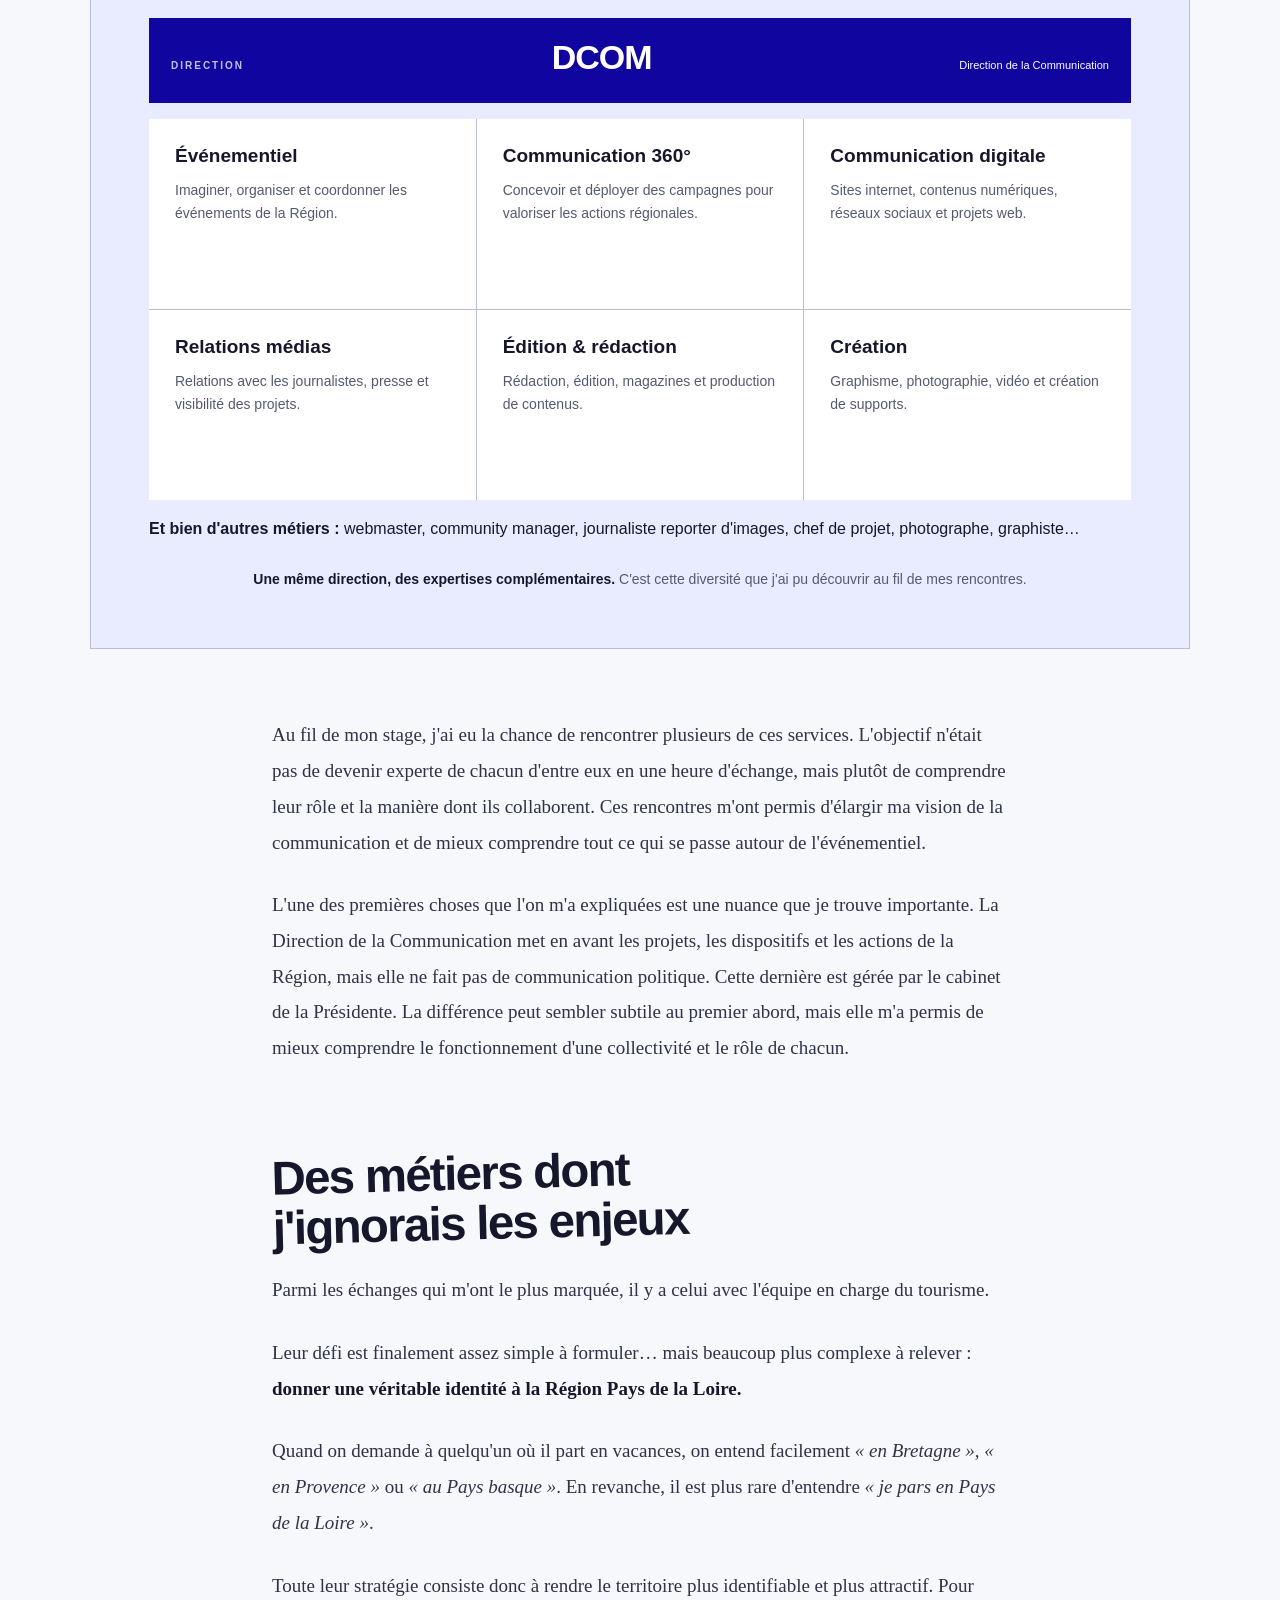
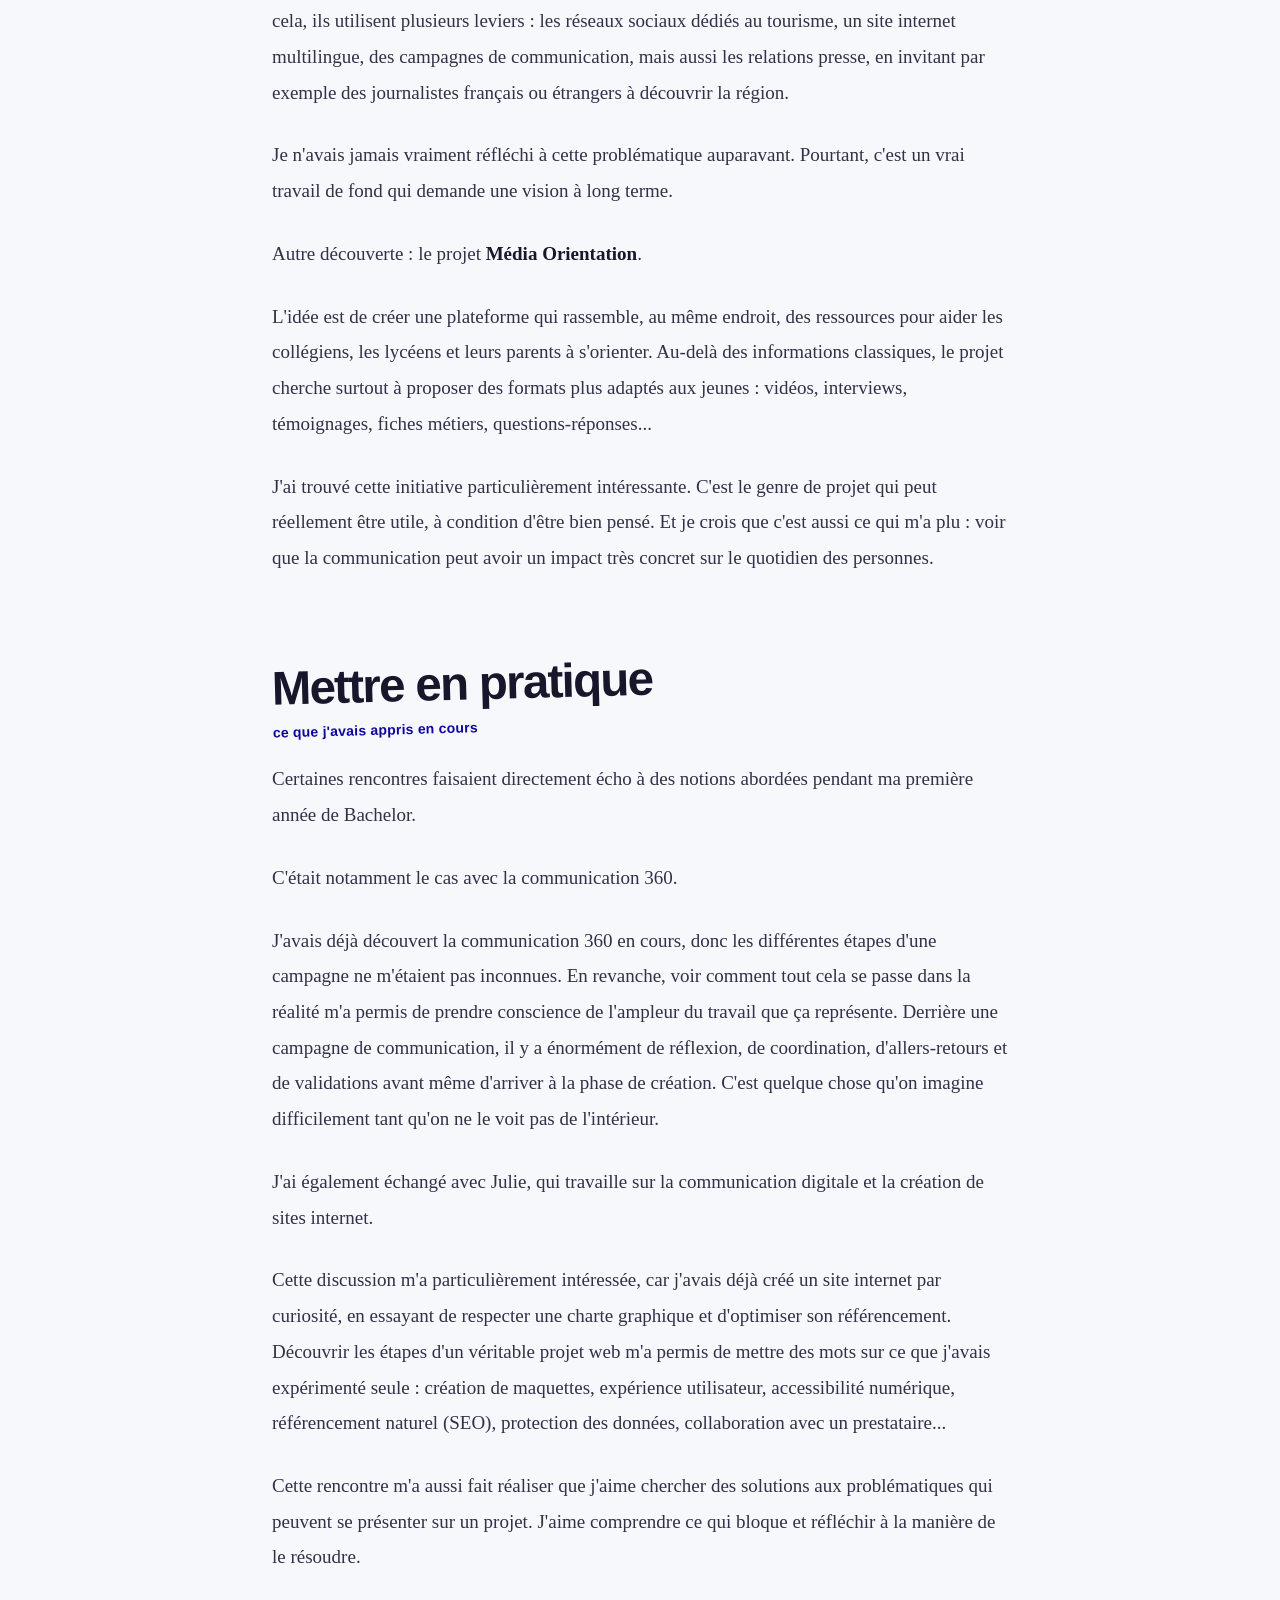
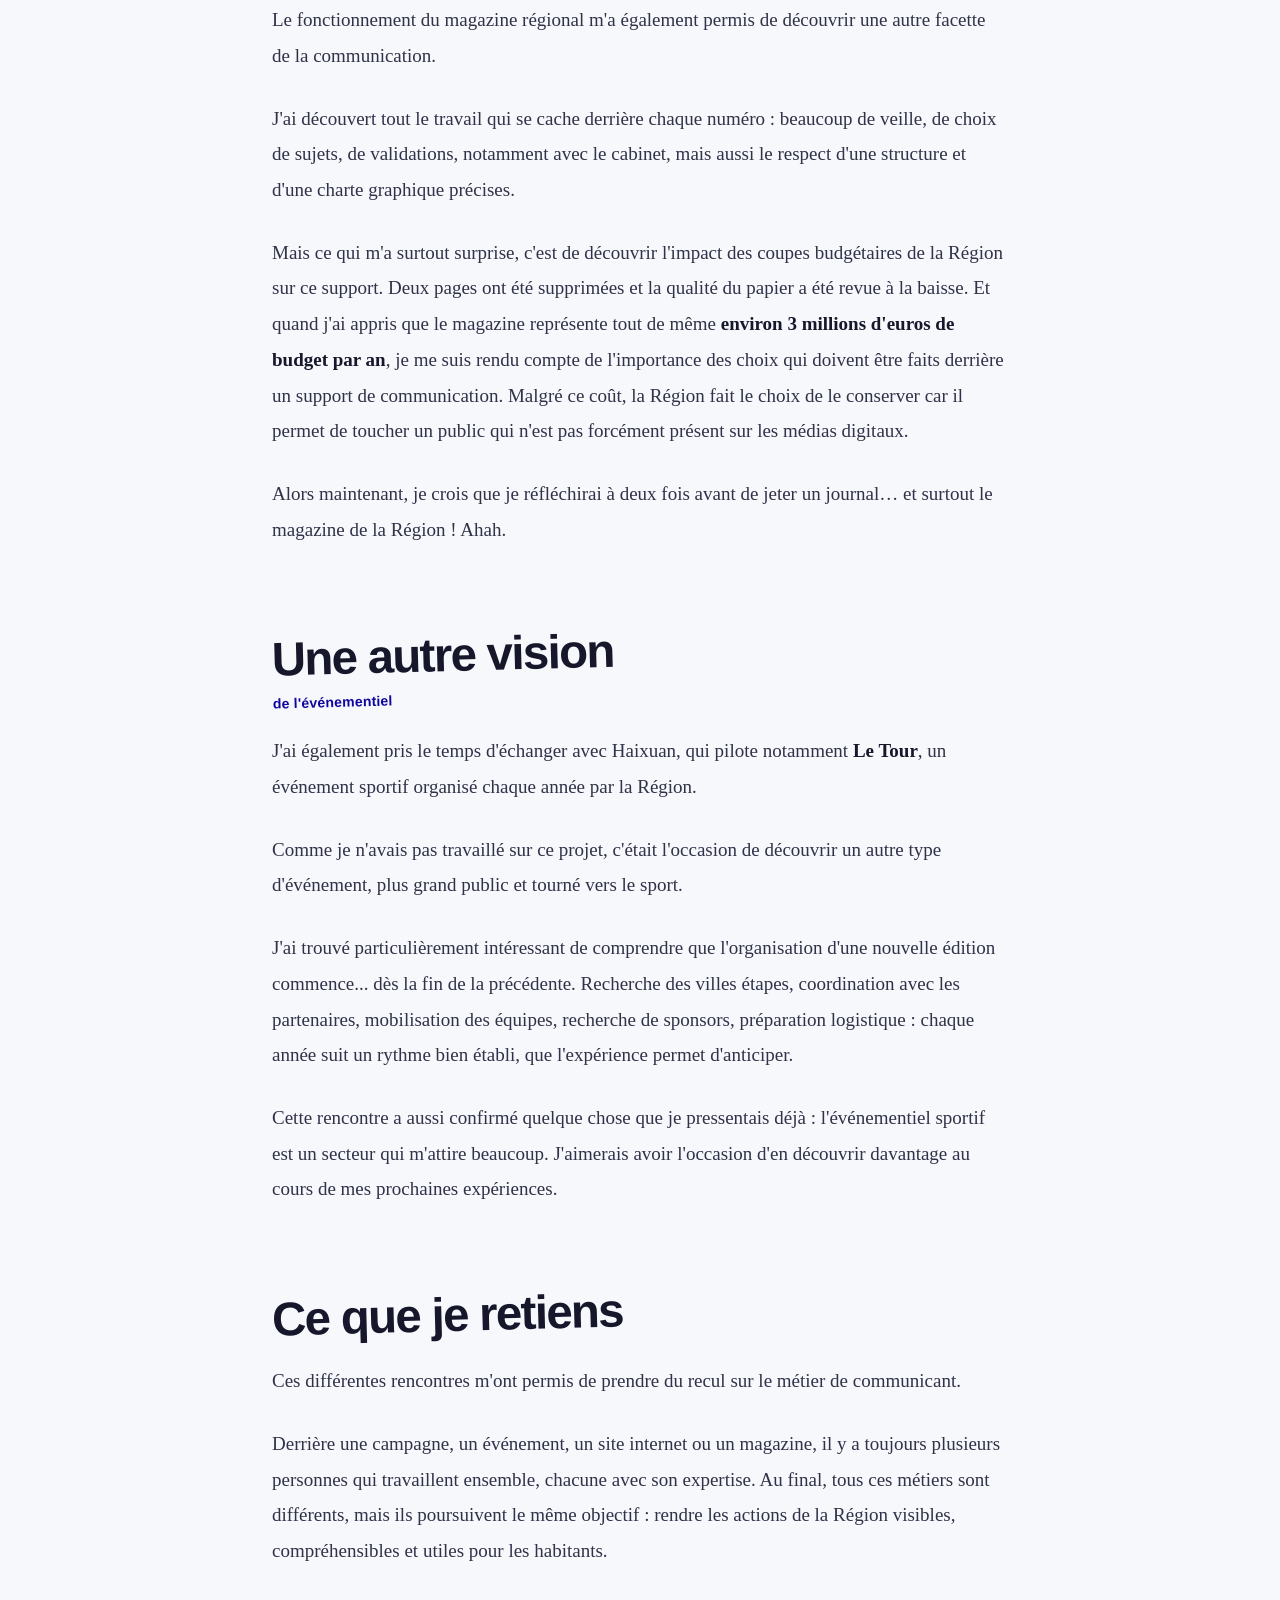
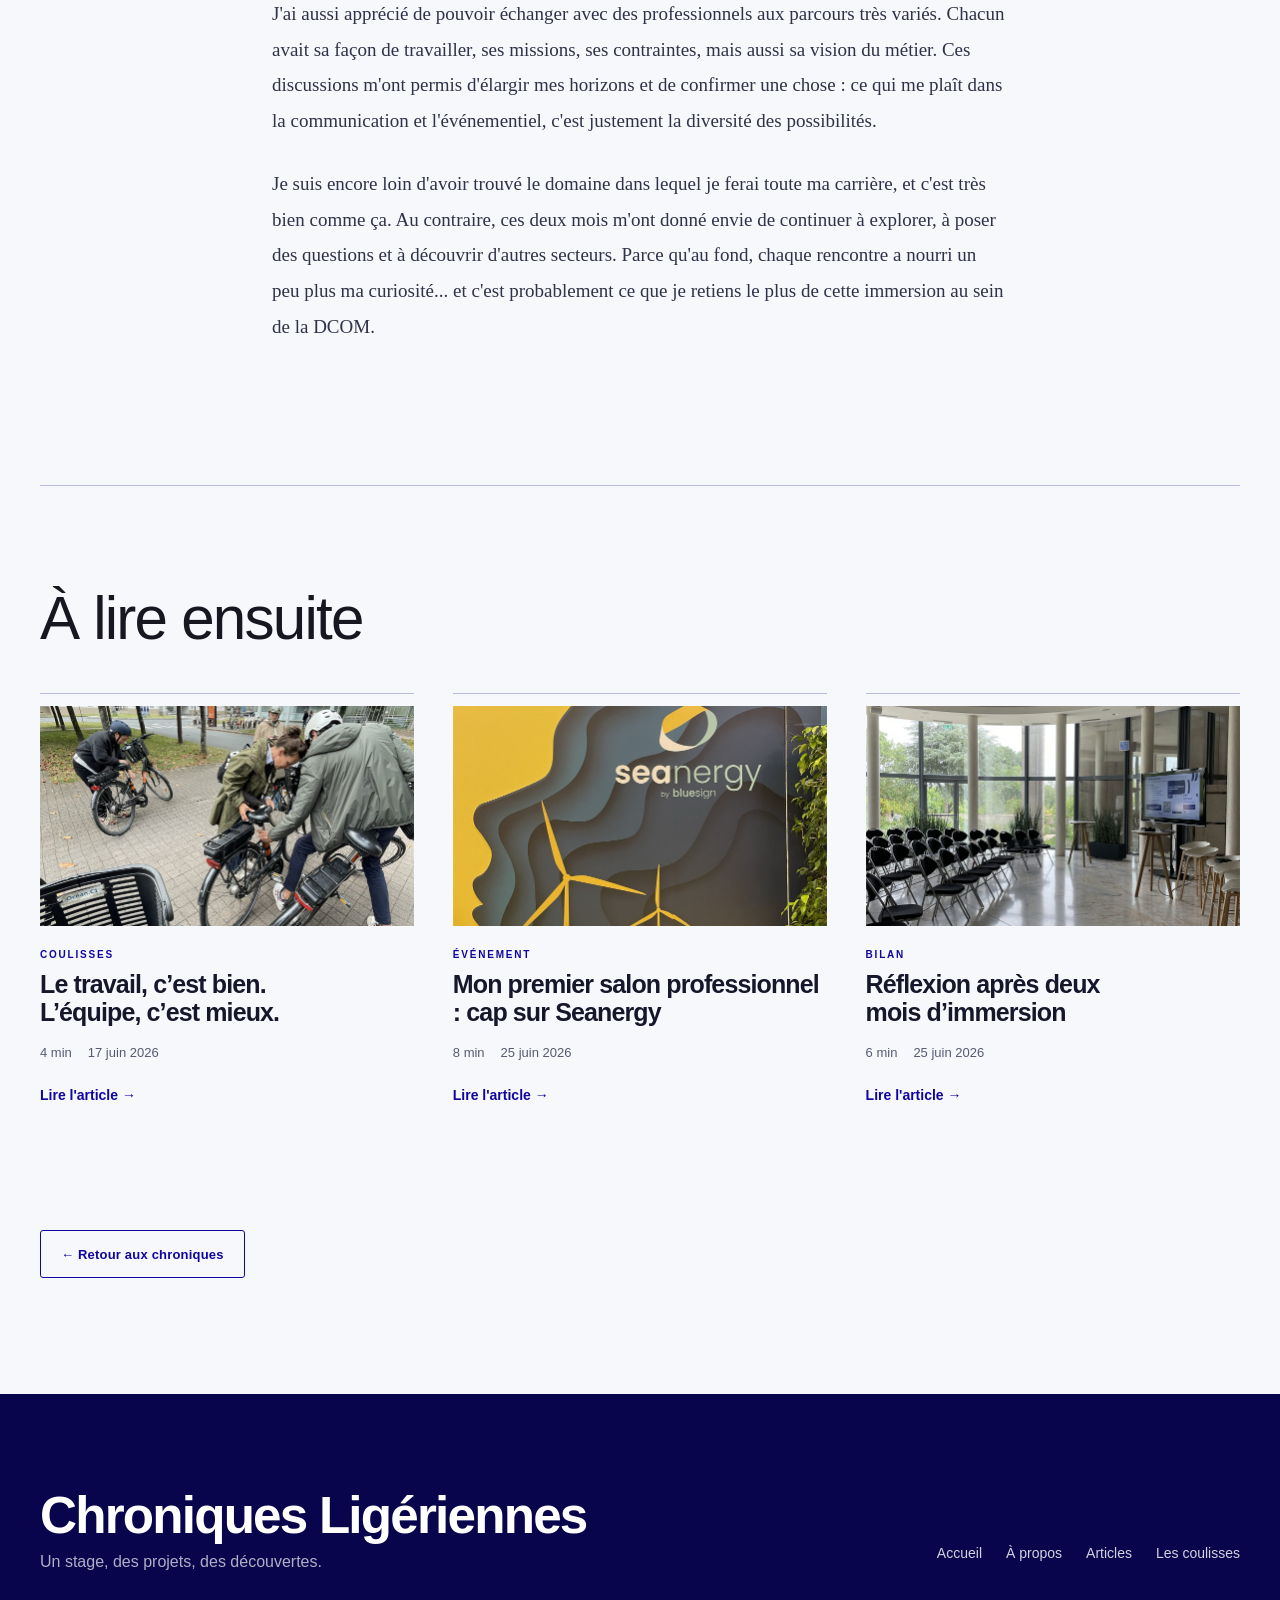
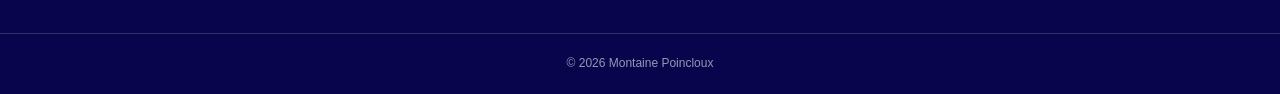
<file: articles/DCOM.html>
<!DOCTYPE html>
<html lang="fr">

<head>
    <meta charset="UTF-8">
    <meta name="viewport" content="width=device-width, initial-scale=1.0">

    <title>Christophe Colomb de la DCOM | Chroniques Ligériennes</title>

    <meta name="theme-color" content="#090557">
    <link rel="icon" href="../images/logos/logo-stage.png" type="image/png">
    <link rel="stylesheet" href="../css/style.css">
    <link rel="stylesheet" href="../css/premium.css">
    <link rel="stylesheet" href="../css/atelier.css">
    <script src="../js/site.js" defer></script>
</head>

<body>
<a class="skip-link" href="#main-content">Aller au contenu</a>

    <!-- =========================================================
         HEADER
    ========================================================= -->

    <header>
    <div class="header-logos">
        <img src="../images/logos/logo-ecole.png" alt="Logo ISEFAC Bachelor">
        <img src="../images/logos/logo-region.png" alt="Logo Région Pays de la Loire">
        <img src="../images/logos/logo-stage.png" alt="Logo Chroniques Ligériennes">
    </div>

    <nav class="main-nav" aria-label="Navigation principale">
        <a href="../index.html">ACCUEIL</a>
        <a href="../about.html">À PROPOS</a>
        <a href="../articles.html">ARTICLES</a>
        <a href="../portfolio.html">LES COULISSES</a>
    </nav>
</header>

    <!-- =========================================================
         ARTICLE
    ========================================================= -->

    <main id="main-content" tabindex="-1">


        <!-- =====================================================
             HERO
        ===================================================== -->

        <section class="article-hero">

            <div class="article-hero-text">

                <p class="section-label">
                    DANS LES COULISSES
                </p>

                <h1>
                    Christophe Colomb<br>
                    de la DCOM
                </h1>

    <div class="article-meta">

    <strong>Montaine Poincloux</strong>

    <span class="article-meta-item">

        <svg class="meta-icon" viewBox="0 0 24 24" fill="none"
             stroke="currentColor" stroke-width="1.8"
             stroke-linecap="round"
             stroke-linejoin="round">

            <rect x="3" y="4" width="18" height="17" rx="2"></rect>

            <line x1="16" y1="2" x2="16" y2="6"></line>
            <line x1="8" y1="2" x2="8" y2="6"></line>

            <line x1="3" y1="10" x2="21" y2="10"></line>

        </svg>

        30 juin 2026

    </span>

    <span class="article-meta-item">

        <svg class="meta-icon" viewBox="0 0 24 24" fill="none"
             stroke="currentColor" stroke-width="1.8"
             stroke-linecap="round"
             stroke-linejoin="round">

            <circle cx="12" cy="12" r="9"></circle>

            <polyline points="12 7 12 12 15.5 14"></polyline>

        </svg>

        5 min de lecture

    </span>

</div>

<div class="article-title-line"></div>
            </div>

            <figure class="article-hero-media">
                <img src="../images/articles/DCOM/dcom.jpg" alt="Autoportrait dans l’ascenseur de l’Hôtel de Région" width="1500" height="2000" fetchpriority="high" decoding="async">
            </figure>

        </section>


        <!-- =====================================================
             CONTENU
        ===================================================== -->

        <article class="article-content">


            <!-- =================================================
                 INTRODUCTION
            ================================================= -->

            <div class="article-opening">

                <p>
                    Au quotidien, j'ai principalement évolué au sein du service
                    événementiel. Mais ce service ne fonctionne pas seul : il fait
                    partie de la <strong>Direction de la Communication (DCOM)</strong>
                    de la Région Pays de la Loire, un département d'une cinquantaine
                    de personnes qui regroupe plusieurs expertises.
                    Communication interne, communication 360, communication digitale,
                    relations médias, magazine, tourisme… autant de métiers qui
                    participent, chacun à leur manière, à faire connaître les actions
                    de la Région.
                </p>

            </div>


            <!-- ========================================
     CARTE DES MÉTIERS DE LA DCOM
======================================== -->

<section class="dcom-map">

    <div class="dcom-intro">

        <span>
            LA DCOM EN UN COUP D'ŒIL
        </span>

        <h2>
            Une direction,<br>
            une multitude de métiers.
        </h2>

        <p>
            Pendant mon stage, j'ai découvert une partie des métiers
            qui travaillent autour de la communication de la Région.
        </p>

    </div>


    <div class="dcom-organisation">

        <!-- CENTRE -->

        <div class="dcom-center">

            <span>
                DIRECTION
            </span>

            <strong>
                DCOM
            </strong>

            <small>
                Direction de la Communication
            </small>

        </div>


        <!-- MÉTIERS -->

        <div class="dcom-grid">

            <div class="dcom-card">


                <strong>
                    Événementiel
                </strong>

                <p>
                    Imaginer, organiser et coordonner
                    les événements de la Région.
                </p>

            </div>


            <div class="dcom-card">


                <strong>
                    Communication 360°
                </strong>

                <p>
                    Concevoir et déployer des campagnes
                    pour valoriser les actions régionales.
                </p>

            </div>


            <div class="dcom-card">


                <strong>
                    Communication digitale
                </strong>

                <p>
                    Sites internet, contenus numériques,
                    réseaux sociaux et projets web.
                </p>

            </div>


            <div class="dcom-card">


                <strong>
                    Relations médias
                </strong>

                <p>
                    Relations avec les journalistes,
                    presse et visibilité des projets.
                </p>

            </div>


            <div class="dcom-card">


                <strong>
                    Édition &amp; rédaction
                </strong>

                <p>
                    Rédaction, édition, magazines
                    et production de contenus.
                </p>

            </div>


            <div class="dcom-card">


                <strong>
                    Création
                </strong>

                <p>
                    Graphisme, photographie, vidéo
                    et création de supports.
                </p>

            </div>

        </div>


        <!-- AUTRES MÉTIERS -->

        <div class="dcom-other">

            <p>
                <strong>Et bien d'autres métiers :</strong>
                webmaster, community manager, journaliste reporter d'images,
                chef de projet, photographe, graphiste…
            </p>

        </div>


        <!-- NOTE -->

        <p class="dcom-note">

            <strong>
                Une même direction, des expertises complémentaires.
            </strong>

            C'est cette diversité que j'ai pu découvrir
            au fil de mes rencontres.

        </p>

    </div>

</section>
            <!-- =================================================
                 SUITE INTRODUCTION
            ================================================= -->

            <p>
                Au fil de mon stage, j'ai eu la chance de rencontrer plusieurs de
                ces services. L'objectif n'était pas de devenir experte de chacun
                d'entre eux en une heure d'échange, mais plutôt de comprendre leur
                rôle et la manière dont ils collaborent. Ces rencontres m'ont permis
                d'élargir ma vision de la communication et de mieux comprendre tout
                ce qui se passe autour de l'événementiel.
            </p>


            <p>
                L'une des premières choses que l'on m'a expliquées est une nuance que
                je trouve importante. La Direction de la Communication met en avant
                les projets, les dispositifs et les actions de la Région, mais elle
                ne fait pas de communication politique. Cette dernière est gérée par
                le cabinet de la Présidente. La différence peut sembler subtile au
                premier abord, mais elle m'a permis de mieux comprendre le
                fonctionnement d'une collectivité et le rôle de chacun.
            </p>


            <!-- =================================================
                 SECTION 1
            ================================================= -->

            <h2>
                Des métiers dont j'ignorais les enjeux
            </h2>


            <p>
                Parmi les échanges qui m'ont le plus marquée, il y a celui avec
                l'équipe en charge du tourisme.
            </p>


            <p>
                Leur défi est finalement assez simple à formuler… mais beaucoup plus
                complexe à relever :
                <strong>donner une véritable identité à la Région Pays de la Loire.</strong>
            </p>


            <p>
                Quand on demande à quelqu'un où il part en vacances, on entend
                facilement <em>« en Bretagne »</em>, <em>« en Provence »</em> ou
                <em>« au Pays basque »</em>. En revanche, il est plus rare d'entendre
                <em>« je pars en Pays de la Loire »</em>.
            </p>


            <p>
                Toute leur stratégie consiste donc à rendre le territoire plus
                identifiable et plus attractif. Pour cela, ils utilisent plusieurs
                leviers : les réseaux sociaux dédiés au tourisme, un site internet
                multilingue, des campagnes de communication, mais aussi les
                relations presse, en invitant par exemple des journalistes français
                ou étrangers à découvrir la région.
            </p>


            <p>
                Je n'avais jamais vraiment réfléchi à cette problématique auparavant.
                Pourtant, c'est un vrai travail de fond qui demande une vision à
                long terme.
            </p>


            <p>
                Autre découverte : le projet <strong>Média Orientation</strong>.
            </p>


            <p>
                L'idée est de créer une plateforme qui rassemble, au même endroit,
                des ressources pour aider les collégiens, les lycéens et leurs
                parents à s'orienter. Au-delà des informations classiques, le projet
                cherche surtout à proposer des formats plus adaptés aux jeunes :
                vidéos, interviews, témoignages, fiches métiers, questions-réponses...
            </p>


            <p>
                J'ai trouvé cette initiative particulièrement intéressante. C'est le
                genre de projet qui peut réellement être utile, à condition d'être
                bien pensé. Et je crois que c'est aussi ce qui m'a plu : voir que la
                communication peut avoir un impact très concret sur le quotidien des
                personnes.
            </p>


            <!-- =================================================
                 SECTION 2
            ================================================= -->

            <h2>
                Mettre en pratique
                <span>ce que j'avais appris en cours</span>
            </h2>


            <p>
                Certaines rencontres faisaient directement écho à des notions
                abordées pendant ma première année de Bachelor.
            </p>


            <p>
                C'était notamment le cas avec la communication 360.
            </p>


            <p>
                J'avais déjà découvert la communication 360 en cours, donc les
                différentes étapes d'une campagne ne m'étaient pas inconnues. En
                revanche, voir comment tout cela se passe dans la réalité m'a permis
                de prendre conscience de l'ampleur du travail que ça représente.
                Derrière une campagne de communication, il y a énormément de
                réflexion, de coordination, d'allers-retours et de validations avant
                même d'arriver à la phase de création. C'est quelque chose qu'on
                imagine difficilement tant qu'on ne le voit pas de l'intérieur.
            </p>


            <p>
                J'ai également échangé avec Julie, qui travaille sur la communication
                digitale et la création de sites internet.
            </p>


            <p>
                Cette discussion m'a particulièrement intéressée, car j'avais déjà
                créé un site internet par curiosité, en essayant de respecter une
                charte graphique et d'optimiser son référencement. Découvrir les
                étapes d'un véritable projet web m'a permis de mettre des mots sur ce
                que j'avais expérimenté seule : création de maquettes, expérience
                utilisateur, accessibilité numérique, référencement naturel (SEO),
                protection des données, collaboration avec un prestataire...
            </p>


            <p>
                Cette rencontre m'a aussi fait réaliser que j'aime chercher des
                solutions aux problématiques qui peuvent se présenter sur un projet.
                J'aime comprendre ce qui bloque et réfléchir à la manière de le
                résoudre.
            </p>


            <p>
                Le fonctionnement du magazine régional m'a également permis de
                découvrir une autre facette de la communication.
            </p>


            <p>
                J'ai découvert tout le travail qui se cache derrière chaque numéro :
                beaucoup de veille, de choix de sujets, de validations, notamment
                avec le cabinet, mais aussi le respect d'une structure et d'une
                charte graphique précises.
            </p>


            <p>
                Mais ce qui m'a surtout surprise, c'est de découvrir l'impact des
                coupes budgétaires de la Région sur ce support. Deux pages ont été
                supprimées et la qualité du papier a été revue à la baisse. Et quand
                j'ai appris que le magazine représente tout de même
                <strong>environ 3 millions d'euros de budget par an</strong>, je me
                suis rendu compte de l'importance des choix qui doivent être faits
                derrière un support de communication. Malgré ce coût, la Région fait
                le choix de le conserver car il permet de toucher un public qui
                n'est pas forcément présent sur les médias digitaux.
            </p>


            <p>
                Alors maintenant, je crois que je réfléchirai à deux fois avant de
                jeter un journal… et surtout le magazine de la Région ! Ahah.
            </p>


            <!-- =================================================
                 SECTION 3
            ================================================= -->

            <h2>
                Une autre vision
                <span>de l'événementiel</span>
            </h2>


            <p>
                J'ai également pris le temps d'échanger avec Haixuan, qui pilote
                notamment <strong>Le Tour</strong>, un événement sportif organisé
                chaque année par la Région.
            </p>


            <p>
                Comme je n'avais pas travaillé sur ce projet, c'était l'occasion de
                découvrir un autre type d'événement, plus grand public et tourné
                vers le sport.
            </p>


            <p>
                J'ai trouvé particulièrement intéressant de comprendre que
                l'organisation d'une nouvelle édition commence... dès la fin de la
                précédente. Recherche des villes étapes, coordination avec les
                partenaires, mobilisation des équipes, recherche de sponsors,
                préparation logistique : chaque année suit un rythme bien établi,
                que l'expérience permet d'anticiper.
            </p>


            <p>
                Cette rencontre a aussi confirmé quelque chose que je pressentais
                déjà : l'événementiel sportif est un secteur qui m'attire beaucoup.
                J'aimerais avoir l'occasion d'en découvrir davantage au cours de mes
                prochaines expériences.
            </p>


            <!-- =================================================
                 SECTION 4
            ================================================= -->

            <h2>
                Ce que je retiens
            </h2>


            <p>
                Ces différentes rencontres m'ont permis de prendre du recul sur le
                métier de communicant.
            </p>


            <p>
                Derrière une campagne, un événement, un site internet ou un magazine,
                il y a toujours plusieurs personnes qui travaillent ensemble,
                chacune avec son expertise. Au final, tous ces métiers sont
                différents, mais ils poursuivent le même objectif : rendre les
                actions de la Région visibles, compréhensibles et utiles pour les
                habitants.
            </p>


            <p>
                J'ai aussi apprécié de pouvoir échanger avec des professionnels aux
                parcours très variés. Chacun avait sa façon de travailler, ses
                missions, ses contraintes, mais aussi sa vision du métier. Ces
                discussions m'ont permis d'élargir mes horizons et de confirmer une
                chose : ce qui me plaît dans la communication et l'événementiel,
                c'est justement la diversité des possibilités.
            </p>


            <p>
                Je suis encore loin d'avoir trouvé le domaine dans lequel je ferai
                toute ma carrière, et c'est très bien comme ça. Au contraire, ces
                deux mois m'ont donné envie de continuer à explorer, à poser des
                questions et à découvrir d'autres secteurs. Parce qu'au fond,
                chaque rencontre a nourri un peu plus ma curiosité... et c'est
                probablement ce que je retiens le plus de cette immersion au sein
                de la DCOM.
            </p>


        </article>


        <!-- =====================================================
     À LIRE ENSUITE
====================================================== -->

<section class="related-articles">

    <div class="related-articles-heading">

    <h2>
        À lire ensuite
    </h2>

</div>

    <div class="related-articles-grid">


        <!-- ARTICLE ÉQUIPE -->

        <a href="equipe.html" class="related-article-card">

            <div class="related-article-image">

                <img
                    src="../images/articles/equipe/bike.jpg"
                    alt="Le travail, c’est bien. L’équipe, c’est mieux.">

            </div>

            <div class="related-article-content">

                <p class="article-category">
                    COULISSES
                </p>

                <h3>
                    Le travail, c’est bien. L’équipe, c’est mieux.
                </h3>

                <div class="related-article-meta">

                    <span>
                        4 min
                    </span>

                    <span>
                        17 juin 2026
                    </span>

                </div>

                <span class="related-article-link">
                    Lire l'article →
                </span>

            </div>

        </a>


        <!-- ARTICLE SEANERGY -->

        <a href="seanergy.html" class="related-article-card">

            <div class="related-article-image">

                <img
                    src="../images/articles/seanergy/seanergy.jpg"
                    alt="Mon premier salon professionnel : cap sur Seanergy">

            </div>

            <div class="related-article-content">

                <p class="article-category">
                    ÉVÉNEMENT
                </p>

                <h3>
                    Mon premier salon professionnel : cap sur Seanergy
                </h3>

                <div class="related-article-meta">

                    <span>
                        8 min
                    </span>

                    <span>
                        25 juin 2026
                    </span>

                </div>

                <span class="related-article-link">
                    Lire l'article →
                </span>

            </div>

        </a>


        <!-- ARTICLE BILAN -->

        <a href="bilan.html" class="related-article-card">

            <div class="related-article-image">

                <img
                    src="../images/articles/bilan/bilan.jpg"
                    alt="Réflexion après deux mois d’immersion">

            </div>

            <div class="related-article-content">

                <p class="article-category">
                    BILAN
                </p>

                <h3>
                    Réflexion après deux mois d’immersion
                </h3>

                <div class="related-article-meta">

                    <span>
                        6 min
                    </span>

                    <span>
                        25 juin 2026
                    </span>

                </div>

                <span class="related-article-link">
                    Lire l'article →
                </span>

            </div>

        </a>

    </div>

</section>
</article>


<!-- =====================================================
     À LIRE ENSUITE
====================================================== -->

<!-- RETOUR -->

<div class="article-back">

    <a href="../articles.html">
        ← Retour aux chroniques
    </a>

</div>
    </main>


    <!-- =========================================================
         FOOTER
    ========================================================= -->

    <footer>

        <div class="footer-content">

            <div class="footer-title">

                <h2>
                    Chroniques Ligériennes
                </h2>

                <p>
                    Un stage, des projets, des découvertes.
                </p>

            </div>


            <nav class="footer-nav" aria-label="Navigation de pied de page">

                <a href="../index.html">
                    Accueil
                </a>

                <a href="../about.html">
                    À propos
                </a>

                <a href="../articles.html">
                    Articles
                </a>

                <a href="../portfolio.html">
                    Les coulisses
                </a>

            </nav>

        </div>


        <div class="footer-bottom">

            <p>
                © 2026 Montaine Poincloux
            </p>

        </div>

    </footer>

</body>

</html>
</file>
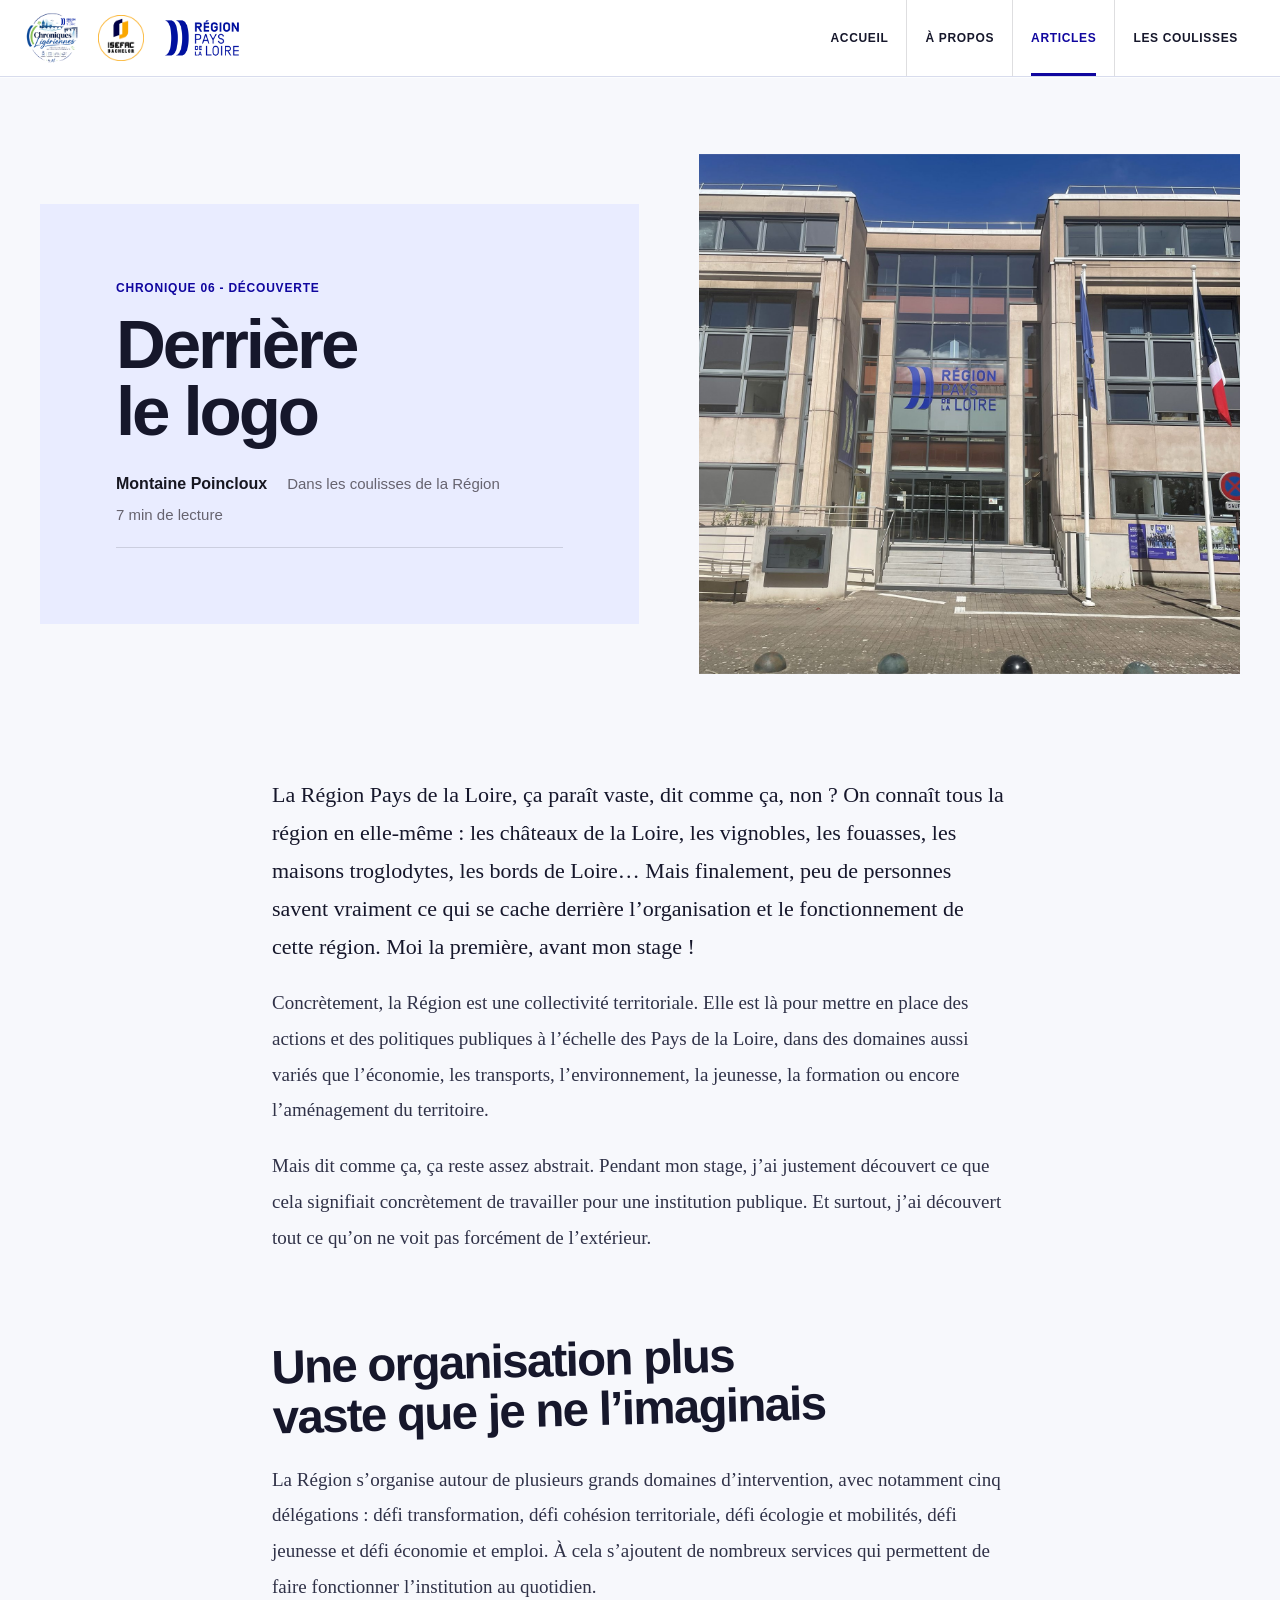
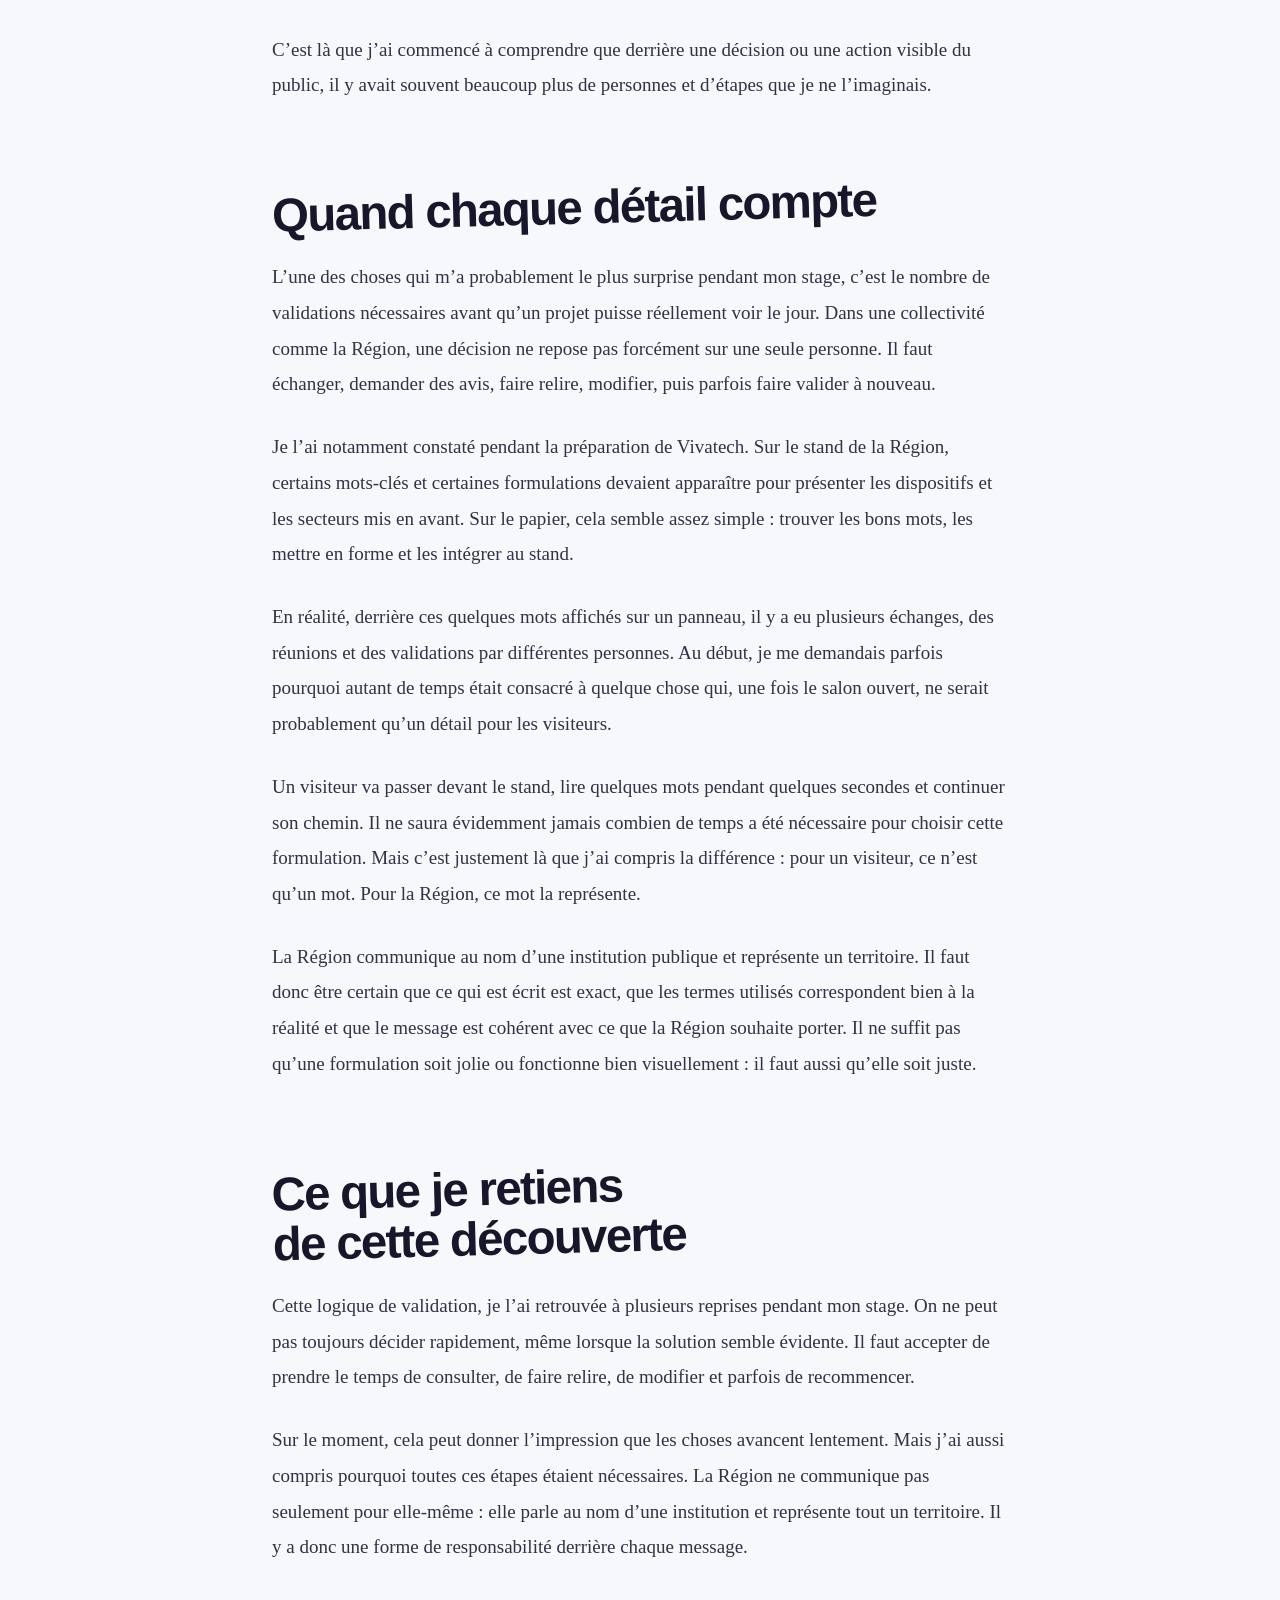
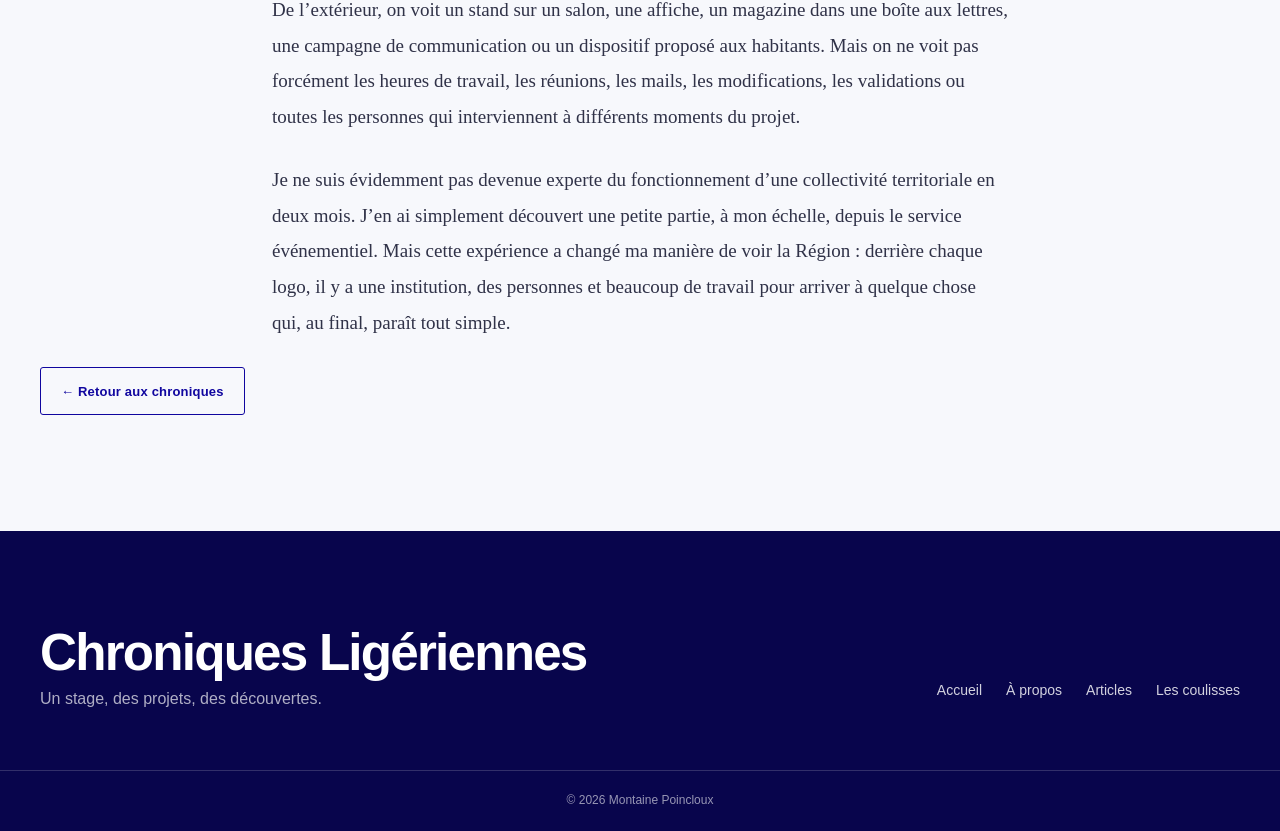
<file: articles/derriere-le-logo.html>
<!DOCTYPE html>
<html lang="fr">
<head>
    <meta charset="UTF-8">
    <meta name="viewport" content="width=device-width, initial-scale=1.0">
    <title>Derrière le logo | Chroniques Ligériennes</title>
    <meta name="theme-color" content="#090557">
    <link rel="icon" href="../images/logos/logo-stage.png" type="image/png">
    <link rel="stylesheet" href="../css/style.css">
    <link rel="stylesheet" href="../css/premium.css">
    <link rel="stylesheet" href="../css/atelier.css">
    <script src="../js/site.js" defer></script>
</head>
<body>
    <a class="skip-link" href="#main-content">Aller au contenu</a>
    <header>
        <div class="header-logos">
            <img src="../images/logos/logo-ecole.png" alt="Logo ISEFAC Bachelor">
            <img src="../images/logos/logo-region.png" alt="Logo Région Pays de la Loire">
            <img src="../images/logos/logo-stage.png" alt="Logo Chroniques Ligériennes">
        </div>
        <nav class="main-nav" aria-label="Navigation principale">
            <a href="../index.html">ACCUEIL</a>
            <a href="../about.html">À PROPOS</a>
            <a href="../articles.html">ARTICLES</a>
            <a href="../portfolio.html">LES COULISSES</a>
        </nav>
    </header>

    <main id="main-content" tabindex="-1">
        <section class="article-hero">
            <div class="article-hero-text">
                <p class="section-label">CHRONIQUE 06 - DÉCOUVERTE</p>
                <h1>Derrière le logo</h1>
                <div class="article-meta">
                    <strong>Montaine Poincloux</strong>
                    <span class="article-meta-item">Dans les coulisses de la Région</span>
                    <span class="article-meta-item">7 min de lecture</span>
                </div>
                <div class="article-title-line"></div>
            </div>

            <figure class="article-hero-media">
                <img src="../images/portfolio/quotidien/facade.jpg" alt="Façade de l’Hôtel de Région des Pays de la Loire" width="2000" height="1500" fetchpriority="high" decoding="async">
            </figure>
        </section>

        <article class="article-content">
            <div class="article-opening">
                <p>La Région Pays de la Loire, ça paraît vaste, dit comme ça, non ? On connaît tous la région en elle-même : les châteaux de la Loire, les vignobles, les fouasses, les maisons troglodytes, les bords de Loire… Mais finalement, peu de personnes savent vraiment ce qui se cache derrière l’organisation et le fonctionnement de cette région. Moi la première, avant mon stage !</p>
                <p>Concrètement, la Région est une collectivité territoriale. Elle est là pour mettre en place des actions et des politiques publiques à l’échelle des Pays de la Loire, dans des domaines aussi variés que l’économie, les transports, l’environnement, la jeunesse, la formation ou encore l’aménagement du territoire.</p>
                <p>Mais dit comme ça, ça reste assez abstrait. Pendant mon stage, j’ai justement découvert ce que cela signifiait concrètement de travailler pour une institution publique. Et surtout, j’ai découvert tout ce qu’on ne voit pas forcément de l’extérieur.</p>
            </div>

            <h2>Une organisation plus vaste que je ne l’imaginais</h2>
            <p>La Région s’organise autour de plusieurs grands domaines d’intervention, avec notamment cinq délégations : défi transformation, défi cohésion territoriale, défi écologie et mobilités, défi jeunesse et défi économie et emploi. À cela s’ajoutent de nombreux services qui permettent de faire fonctionner l’institution au quotidien.</p>
            <p>C’est là que j’ai commencé à comprendre que derrière une décision ou une action visible du public, il y avait souvent beaucoup plus de personnes et d’étapes que je ne l’imaginais.</p>

            <h2>Quand chaque détail compte</h2>
            <p>L’une des choses qui m’a probablement le plus surprise pendant mon stage, c’est le nombre de validations nécessaires avant qu’un projet puisse réellement voir le jour. Dans une collectivité comme la Région, une décision ne repose pas forcément sur une seule personne. Il faut échanger, demander des avis, faire relire, modifier, puis parfois faire valider à nouveau.</p>
            <p>Je l’ai notamment constaté pendant la préparation de Vivatech. Sur le stand de la Région, certains mots-clés et certaines formulations devaient apparaître pour présenter les dispositifs et les secteurs mis en avant. Sur le papier, cela semble assez simple : trouver les bons mots, les mettre en forme et les intégrer au stand.</p>
            <p>En réalité, derrière ces quelques mots affichés sur un panneau, il y a eu plusieurs échanges, des réunions et des validations par différentes personnes. Au début, je me demandais parfois pourquoi autant de temps était consacré à quelque chose qui, une fois le salon ouvert, ne serait probablement qu’un détail pour les visiteurs.</p>
            <p>Un visiteur va passer devant le stand, lire quelques mots pendant quelques secondes et continuer son chemin. Il ne saura évidemment jamais combien de temps a été nécessaire pour choisir cette formulation. Mais c’est justement là que j’ai compris la différence : pour un visiteur, ce n’est qu’un mot. Pour la Région, ce mot la représente.</p>
            <p>La Région communique au nom d’une institution publique et représente un territoire. Il faut donc être certain que ce qui est écrit est exact, que les termes utilisés correspondent bien à la réalité et que le message est cohérent avec ce que la Région souhaite porter. Il ne suffit pas qu’une formulation soit jolie ou fonctionne bien visuellement : il faut aussi qu’elle soit juste.</p>

            <h2>Ce que je retiens de cette découverte</h2>
            <p>Cette logique de validation, je l’ai retrouvée à plusieurs reprises pendant mon stage. On ne peut pas toujours décider rapidement, même lorsque la solution semble évidente. Il faut accepter de prendre le temps de consulter, de faire relire, de modifier et parfois de recommencer.</p>
            <p>Sur le moment, cela peut donner l’impression que les choses avancent lentement. Mais j’ai aussi compris pourquoi toutes ces étapes étaient nécessaires. La Région ne communique pas seulement pour elle-même : elle parle au nom d’une institution et représente tout un territoire. Il y a donc une forme de responsabilité derrière chaque message.</p>
            <p>De l’extérieur, on voit un stand sur un salon, une affiche, un magazine dans une boîte aux lettres, une campagne de communication ou un dispositif proposé aux habitants. Mais on ne voit pas forcément les heures de travail, les réunions, les mails, les modifications, les validations ou toutes les personnes qui interviennent à différents moments du projet.</p>
            <p>Je ne suis évidemment pas devenue experte du fonctionnement d’une collectivité territoriale en deux mois. J’en ai simplement découvert une petite partie, à mon échelle, depuis le service événementiel. Mais cette expérience a changé ma manière de voir la Région : derrière chaque logo, il y a une institution, des personnes et beaucoup de travail pour arriver à quelque chose qui, au final, paraît tout simple.</p>
        </article>

        <div class="article-back"><a href="../articles.html">← Retour aux chroniques</a></div>
    </main>

    <footer>
        <div class="footer-content">
            <div class="footer-title"><h2>Chroniques Ligériennes</h2><p>Un stage, des projets, des découvertes.</p></div>
            <nav class="footer-nav" aria-label="Navigation de pied de page"><a href="../index.html">Accueil</a><a href="../about.html">À propos</a><a href="../articles.html">Articles</a><a href="../portfolio.html">Les coulisses</a></nav>
        </div>
        <div class="footer-bottom"><p>© 2026 Montaine Poincloux</p></div>
    </footer>
</body>
</html>
</file>
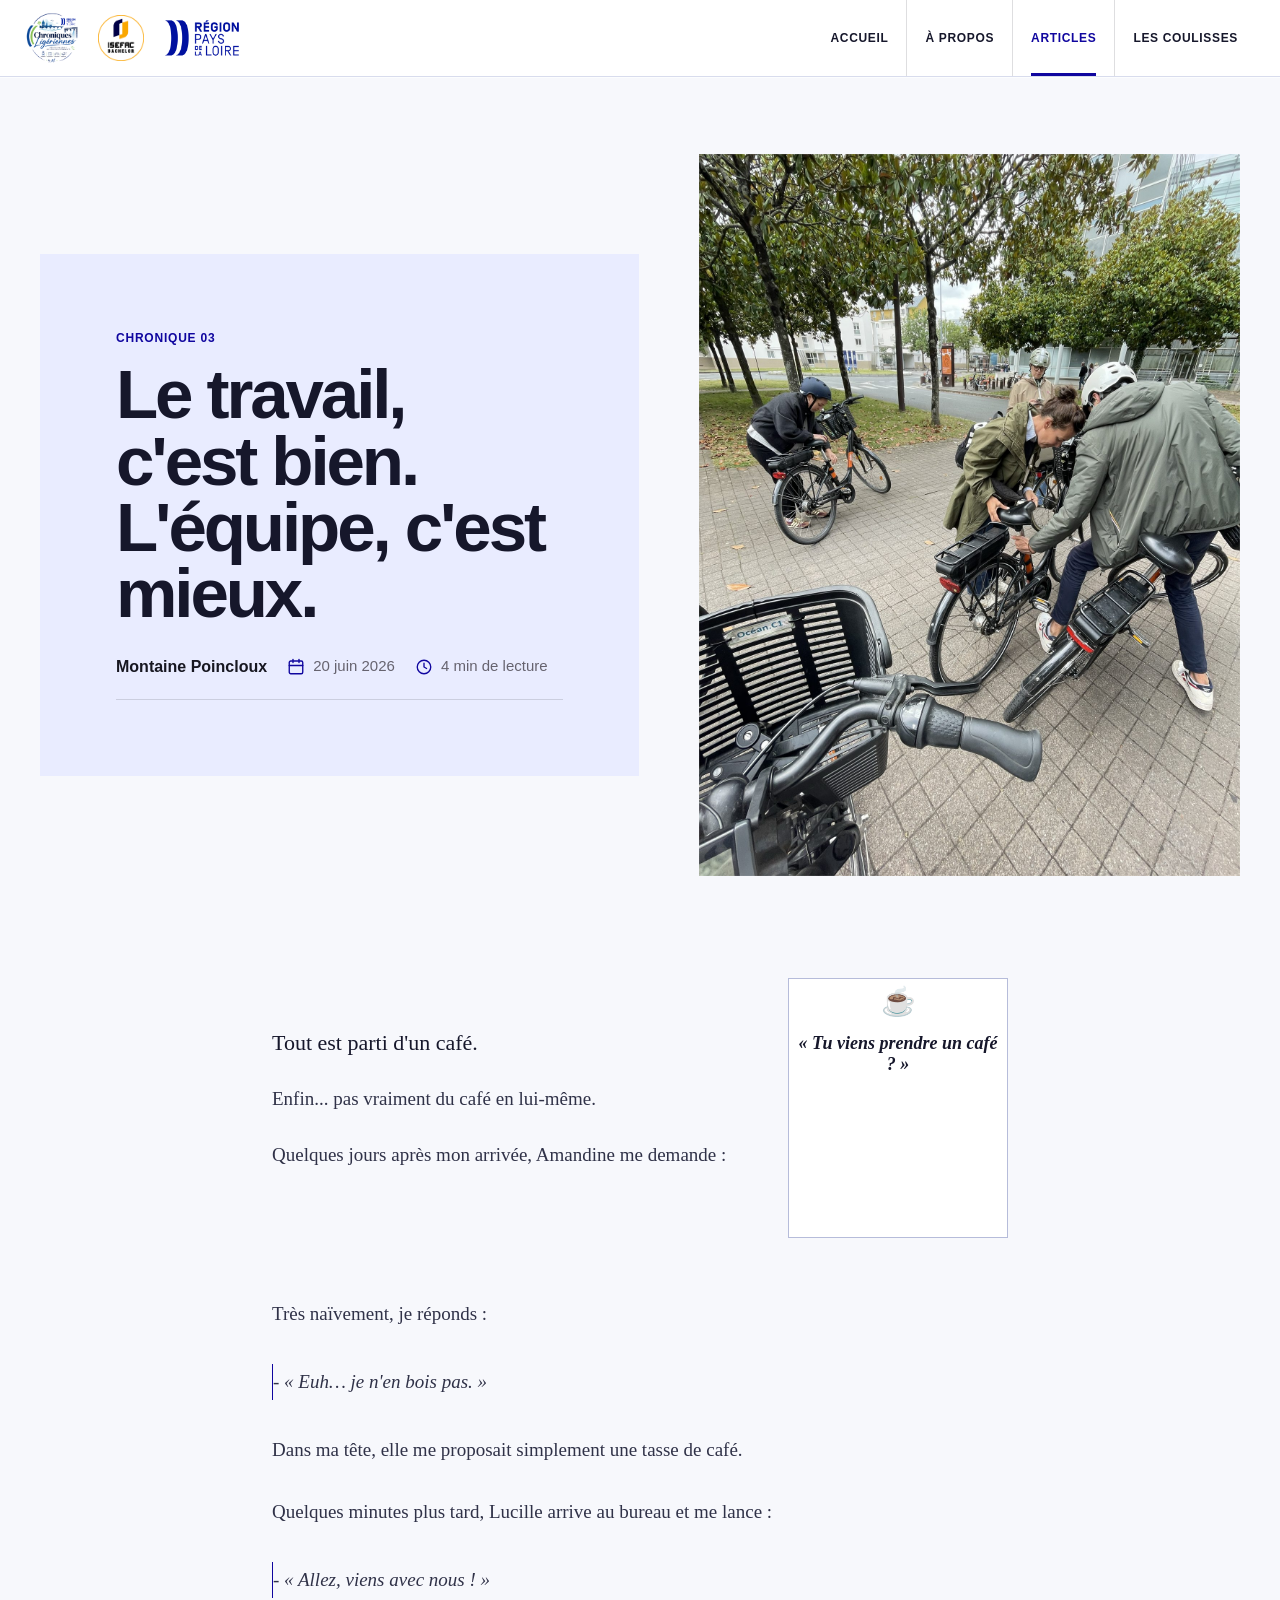
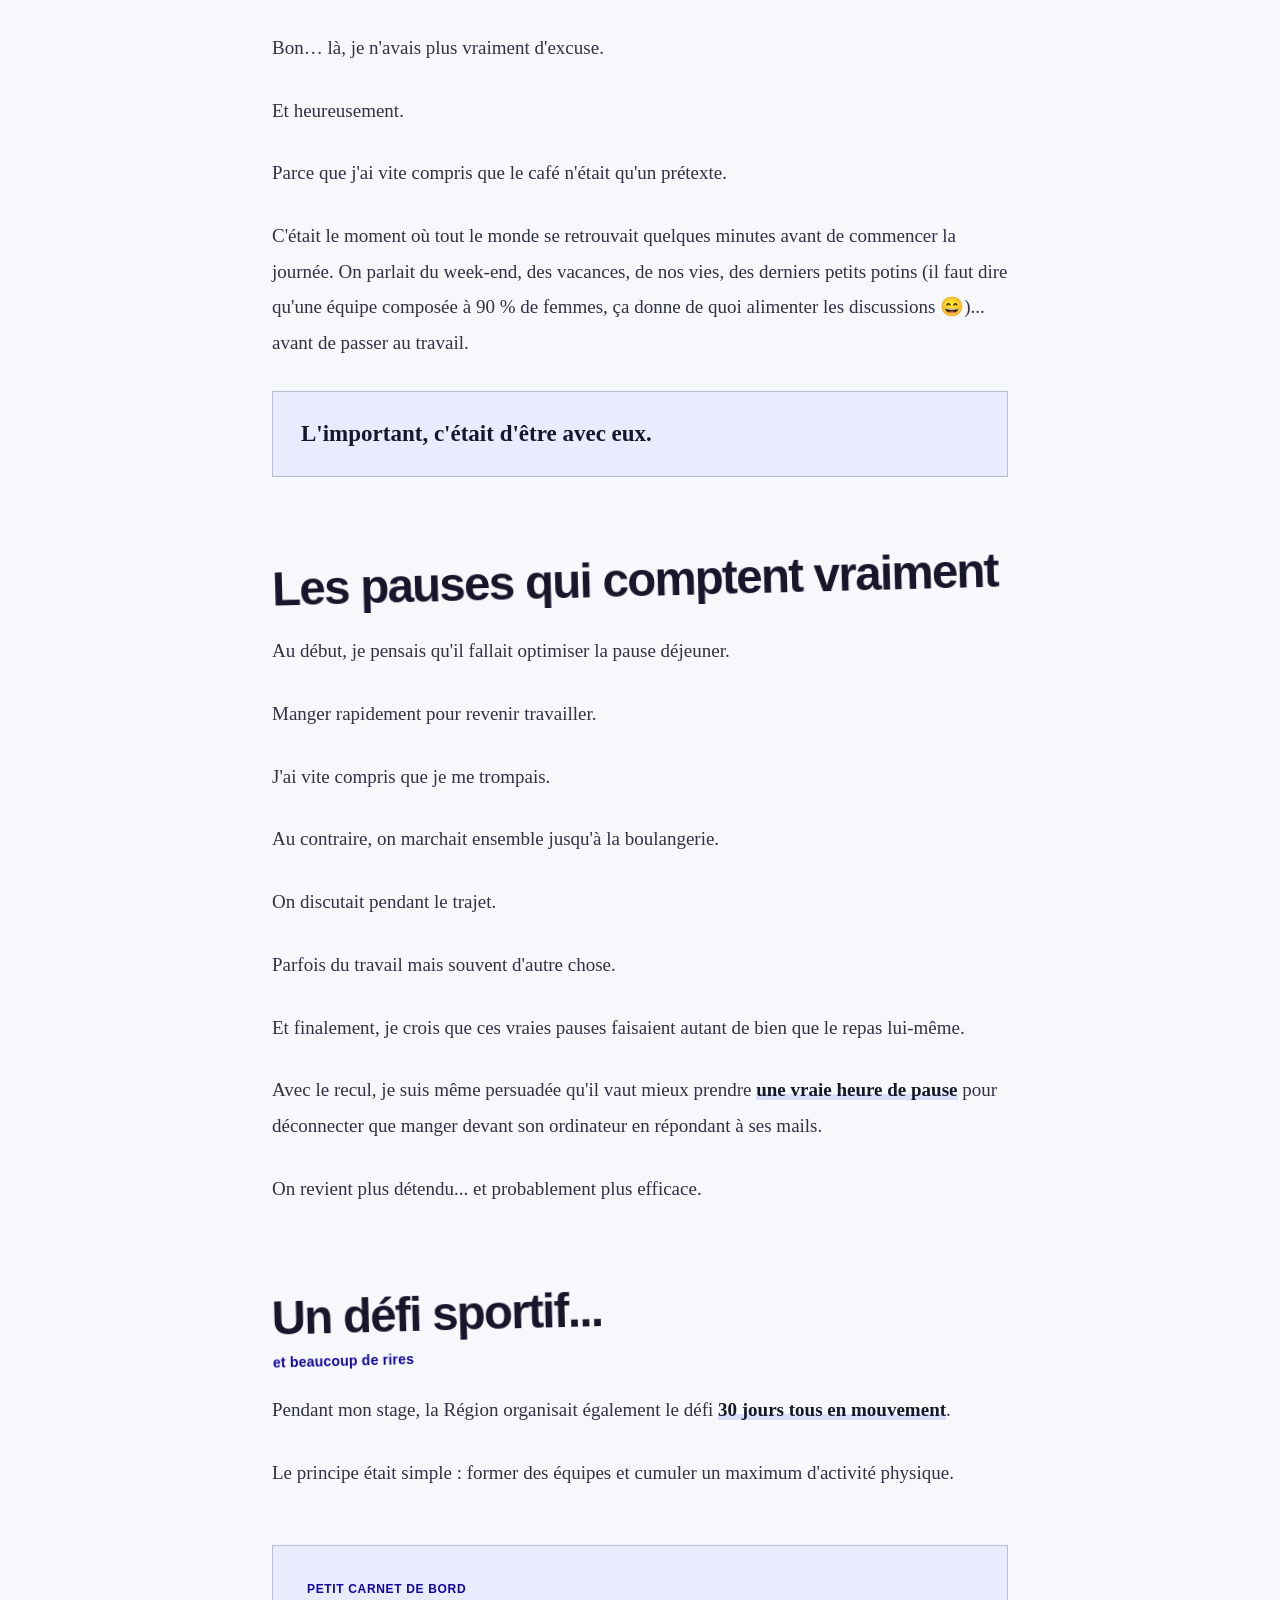
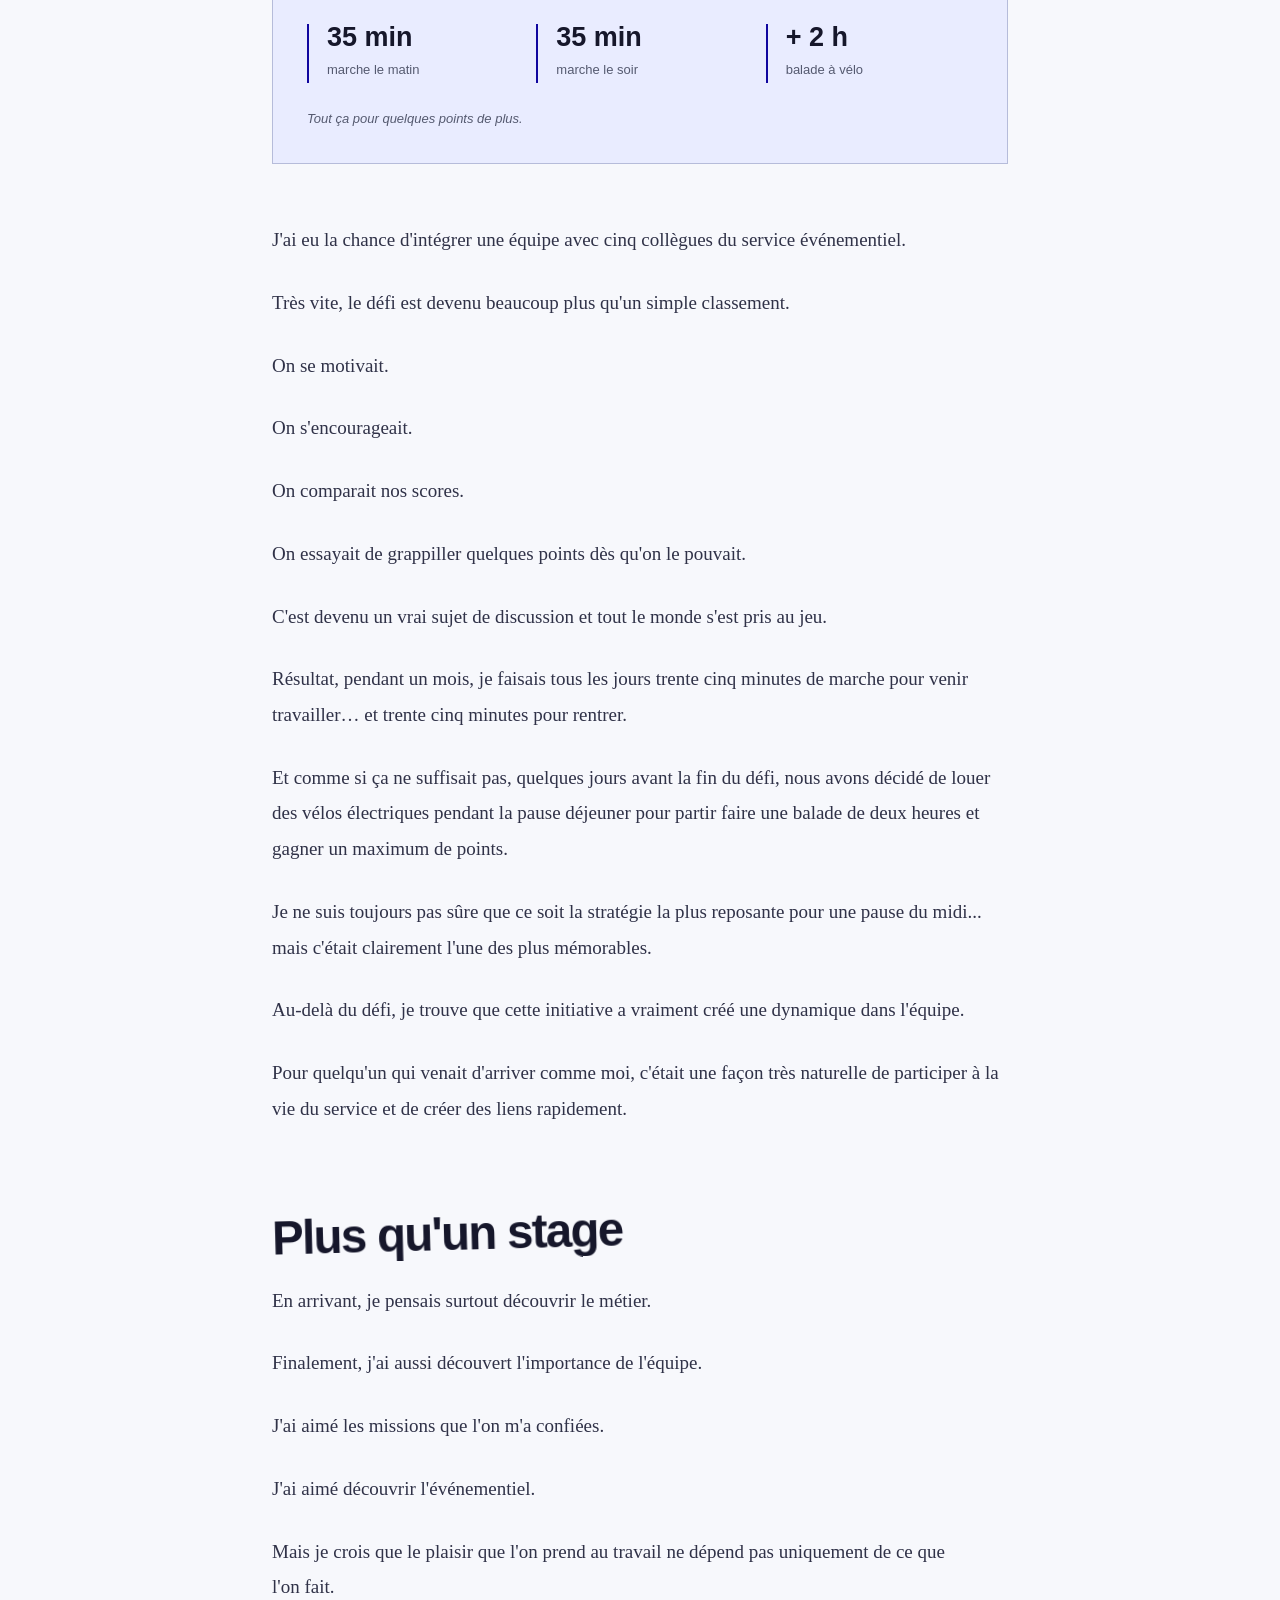
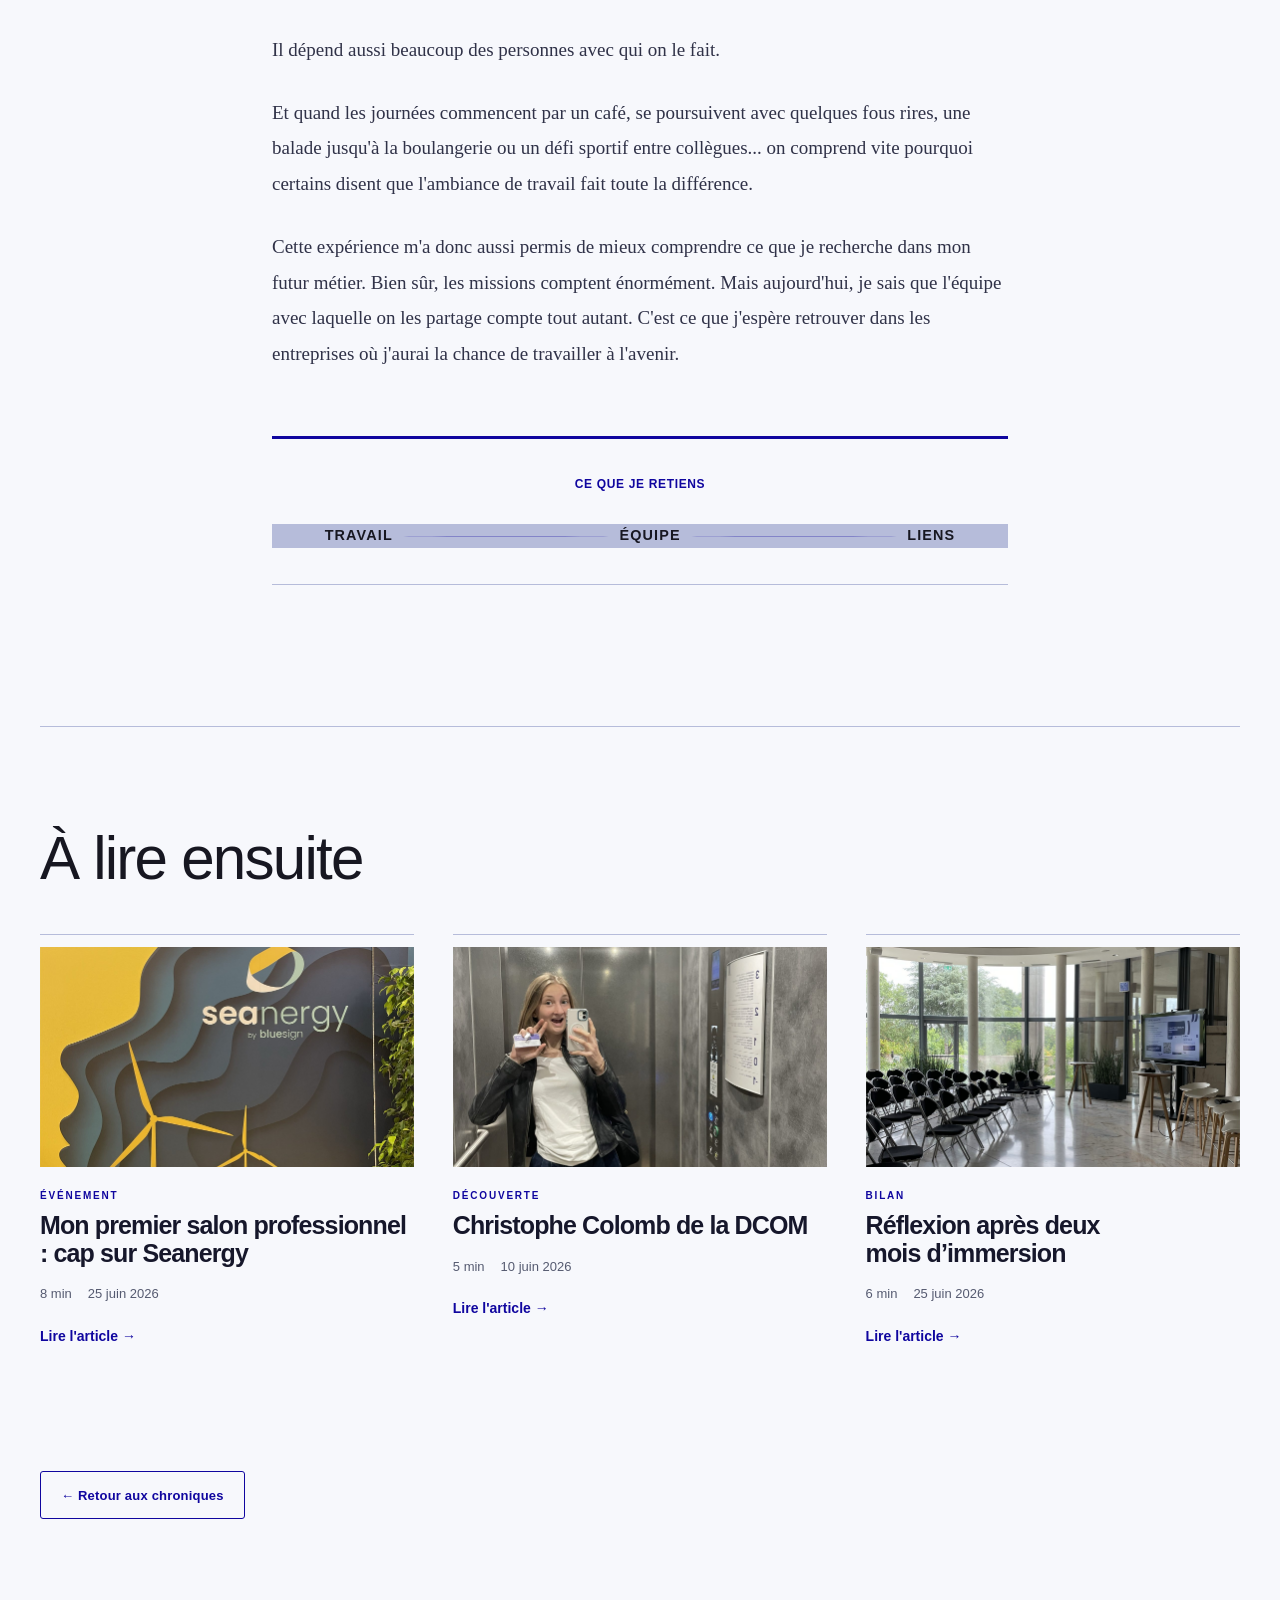
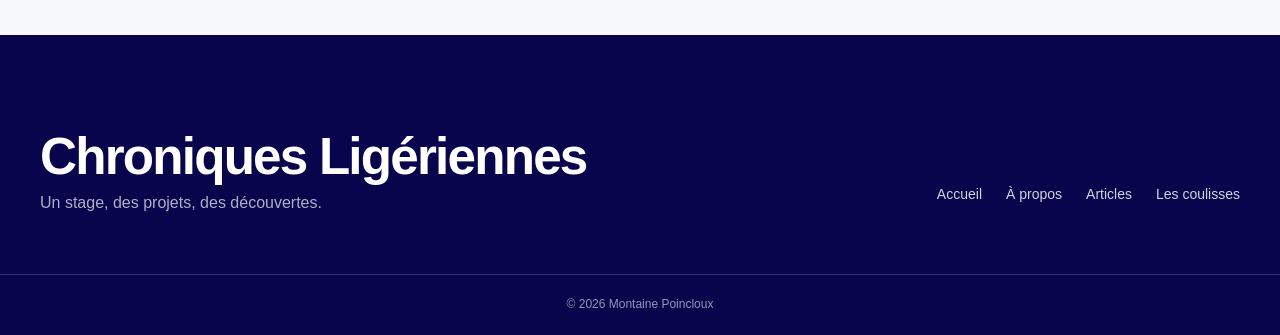
<file: articles/equipe.html>
<!DOCTYPE html>
<html lang="fr">

<head>
    <meta charset="UTF-8">
    <meta name="viewport" content="width=device-width, initial-scale=1.0">

    <title>Le travail, c'est bien, l'équipe, c'est mieux | Chroniques Ligériennes</title>

    <meta name="theme-color" content="#090557">
    <link rel="icon" href="../images/logos/logo-stage.png" type="image/png">
    <link rel="stylesheet" href="../css/style.css">
    <link rel="stylesheet" href="../css/premium.css">
    <link rel="stylesheet" href="../css/atelier.css">
    <script src="../js/site.js" defer></script>
</head>

<body>
<a class="skip-link" href="#main-content">Aller au contenu</a>

<header>

    <div class="header-logos">
        <img src="../images/logos/logo-ecole.png" alt="Logo ISEFAC Bachelor">
        <img src="../images/logos/logo-region.png" alt="Logo Région Pays de la Loire">
        <img src="../images/logos/logo-stage.png" alt="Logo Chroniques Ligériennes">
    </div>

    <nav class="main-nav" aria-label="Navigation principale">
        <a href="../index.html">ACCUEIL</a>
        <a href="../about.html">À PROPOS</a>
        <a href="../articles.html">ARTICLES</a>
        <a href="../portfolio.html">LES COULISSES</a>
    </nav>

</header>


<main id="main-content" tabindex="-1">

    <!-- =====================================================
         HERO
    ====================================================== -->

    <section class="article-hero article-team-hero">

        <div class="article-hero-text">

            <p class="section-label">
                CHRONIQUE 03
            </p>

            <h1>
                Le travail, c'est bien.
                <br>
                L'équipe, c'est mieux.
            </h1>

            <div class="article-meta">

                <strong>Montaine Poincloux</strong>

                <span class="article-meta-item">

                    <svg class="meta-icon" viewBox="0 0 24 24" fill="none"
                         stroke="currentColor" stroke-width="1.8"
                         stroke-linecap="round"
                         stroke-linejoin="round">

                        <rect x="3" y="4" width="18" height="17" rx="2"></rect>
                        <line x1="16" y1="2" x2="16" y2="6"></line>
                        <line x1="8" y1="2" x2="8" y2="6"></line>
                        <line x1="3" y1="10" x2="21" y2="10"></line>

                    </svg>

                    20 juin 2026

                </span>


                <span class="article-meta-item">

                    <svg class="meta-icon" viewBox="0 0 24 24" fill="none"
                         stroke="currentColor" stroke-width="1.8"
                         stroke-linecap="round"
                         stroke-linejoin="round">

                        <circle cx="12" cy="12" r="9"></circle>
                        <polyline points="12 7 12 12 15.5 14"></polyline>

                    </svg>

                    4 min de lecture

                </span>

            </div>

            <div class="article-title-line"></div>

        </div>

        <figure class="article-hero-media">
            <img src="../images/articles/equipe/bike.jpg" alt="Sortie à vélo avec l’équipe pendant le stage" width="1500" height="2000" fetchpriority="high" decoding="async">
        </figure>

    </section>


<!-- ARTICLE -->

<article class="article-content article-team-content">


    <!-- INTRODUCTION -->

    <div class="team-intro">

        <div class="team-intro-text">

            <div class="article-opening">

                <p>
                    Tout est parti d'un café.
                </p>

                <p>
                    Enfin... pas vraiment du café en lui-même.
                </p>

                <p>
                    Quelques jours après mon arrivée, Amandine me demande :
                </p>

            </div>
        </div>

        <div class="team-hero-note">
            <span class="team-note-symbol">☕</span>

            <p>
                « Tu viens prendre un café ? »
            </p>

            <span class="team-note-line"></span>
        </div>

    </div>

    <p>
        Très naïvement, je réponds :
    </p>

    <div class="team-dialogue">
        <p>- <em>« Euh… je n'en bois pas. »</em></p>
    </div>

    <p>
        Dans ma tête, elle me proposait simplement une tasse de café.
    </p>

    <p>
        Quelques minutes plus tard, Lucille arrive au bureau et me lance :
    </p>

    <div class="team-dialogue">
        <p>- <em>« Allez, viens avec nous ! »</em></p>
    </div>


        <p>
            Bon… là, je n'avais plus vraiment d'excuse.
        </p>


        <p>
            Et heureusement.
        </p>


        <p>
            Parce que j'ai vite compris que le café n'était qu'un prétexte.
        </p>


        <p>
            C'était le moment où tout le monde se retrouvait quelques minutes
            avant de commencer la journée. On parlait du week-end, des vacances,
            de nos vies, des derniers petits potins (il faut dire qu'une équipe
            composée à 90 % de femmes, ça donne de quoi alimenter les discussions 😄)...
            avant de passer au travail.
        </p>


        <p class="team-highlight">
            <strong>L'important, c'était d'être avec eux.</strong>
        </p>


        <!-- =================================================
             SECTION 1
        ================================================== -->

        <h2 class="section-handmade">
            Les pauses qui comptent vraiment
        </h2>


        <p>
            Au début, je pensais qu'il fallait optimiser la pause déjeuner.
        </p>


        <p>
            Manger rapidement pour revenir travailler.
        </p>


        <p>
            J'ai vite compris que je me trompais.
        </p>


        <p>
            Au contraire, on marchait ensemble jusqu'à la boulangerie.
        </p>


        <p>
            On discutait pendant le trajet.
        </p>


        <p>
            Parfois du travail mais souvent d'autre chose.
        </p>


        <p>
            Et finalement, je crois que ces vraies pauses faisaient autant de
            bien que le repas lui-même.
        </p>


        <p>
            Avec le recul, je suis même persuadée qu'il vaut mieux prendre
            <span class="team-fact">une vraie heure de pause</span>
            pour déconnecter que manger devant son ordinateur en répondant à ses mails.
        </p>


        <p>
            On revient plus détendu... et probablement plus efficace.
        </p>


        <!-- =================================================
             SECTION 2
        ================================================== -->

        <h2 class="section-handmade">
            Un défi sportif...
            <span>et beaucoup de rires</span>
        </h2>


        <p>
            Pendant mon stage, la Région organisait également le défi
            <span class="team-fact">30 jours tous en mouvement</span>.
        </p>


        <p>
            Le principe était simple : former des équipes et cumuler un maximum
            d'activité physique.
        </p>


        <!-- MINI CARNET DE BORD -->

        <div class="movement-card">

            <p class="movement-label">
                PETIT CARNET DE BORD
            </p>

            <div class="movement-grid">

                <div class="movement-item">
                    <strong>35 min</strong>
                    <span>marche le matin</span>
                </div>

                <div class="movement-item">
                    <strong>35 min</strong>
                    <span>marche le soir</span>
                </div>

                <div class="movement-item">
                    <strong>+ 2 h</strong>
                    <span>balade à vélo</span>
                </div>

            </div>

            <p class="movement-conclusion">
                Tout ça pour quelques points de plus.
            </p>

        </div>


        <p>
            J'ai eu la chance d'intégrer une équipe avec cinq collègues du service
            événementiel.
        </p>


        <p>
            Très vite, le défi est devenu beaucoup plus qu'un simple classement.
        </p>


        <p>
            On se motivait.
        </p>


        <p>
            On s'encourageait.
        </p>


        <p>
            On comparait nos scores.
        </p>


        <p>
            On essayait de grappiller quelques points dès qu'on le pouvait.
        </p>


        <p>
            C'est devenu un vrai sujet de discussion et tout le monde s'est pris
            au jeu.
        </p>


        <p>
            Résultat, pendant un mois, je faisais tous les jours trente cinq minutes
            de marche pour venir travailler… et trente cinq minutes pour rentrer.
        </p>


        <p>
            Et comme si ça ne suffisait pas, quelques jours avant la fin du défi,
            nous avons décidé de louer des vélos électriques pendant la pause
            déjeuner pour partir faire une balade de deux heures et gagner un
            maximum de points.
        </p>


        <p>
            Je ne suis toujours pas sûre que ce soit la stratégie la plus reposante
            pour une pause du midi... mais c'était clairement l'une des plus mémorables.
        </p>


        <p>
            Au-delà du défi, je trouve que cette initiative a vraiment créé une
            dynamique dans l'équipe.
        </p>


        <p>
            Pour quelqu'un qui venait d'arriver comme moi, c'était une façon très
            naturelle de participer à la vie du service et de créer des liens rapidement.
        </p>


        <!-- =================================================
             SECTION 3
        ================================================== -->

        <h2 class="section-handmade">
            Plus qu'un stage
        </h2>


        <p>
            En arrivant, je pensais surtout découvrir le métier.
        </p>


        <p>
            Finalement, j'ai aussi découvert l'importance de l'équipe.
        </p>


        <p>
            J'ai aimé les missions que l'on m'a confiées.
        </p>


        <p>
            J'ai aimé découvrir l'événementiel.
        </p>


        <p>
            Mais je crois que le plaisir que l'on prend au travail ne dépend pas
            uniquement de ce que l'on fait.
        </p>


        <p>
            Il dépend aussi beaucoup des personnes avec qui on le fait.
        </p>


        <p>
            Et quand les journées commencent par un café, se poursuivent avec
            quelques fous rires, une balade jusqu'à la boulangerie ou un défi
            sportif entre collègues... on comprend vite pourquoi certains disent
            que l'ambiance de travail fait toute la différence.
        </p>


        <p>
            Cette expérience m'a donc aussi permis de mieux comprendre ce que je
            recherche dans mon futur métier. Bien sûr, les missions comptent énormément.
            Mais aujourd'hui, je sais que l'équipe avec laquelle on les partage
            compte tout autant. C'est ce que j'espère retrouver dans les entreprises
            où j'aurai la chance de travailler à l'avenir.
        </p>


        <!-- =================================================
             CE QUE JE RETIENS
        ================================================== -->

        <div class="team-conclusion">

            <p class="team-conclusion-label">
                CE QUE JE RETIENS
            </p>

            <div class="team-conclusion-line">

                <span>TRAVAIL</span>

                <i></i>

                <span>ÉQUIPE</span>

                <i></i>

                <span>LIENS</span>

            </div>

        </div>

    </article>


    <!-- =====================================================
         À LIRE ENSUITE
    ====================================================== -->

    <section class="related-articles">

        <div class="related-articles-heading">

            <h2>
                À lire ensuite
            </h2>

        </div>


        <div class="related-articles-grid">


            <!-- ARTICLE SEANERGY -->

            <a href="seanergy.html" class="related-article-card">

                <div class="related-article-image">

                    <img
                        src="../images/articles/seanergy/seanergy.jpg"
                        alt="Mon premier salon professionnel : cap sur Seanergy">

                </div>

                <div class="related-article-content">

                    <p class="article-category">
                        ÉVÉNEMENT
                    </p>

                    <h3>
                        Mon premier salon professionnel : cap sur Seanergy
                    </h3>

                    <div class="related-article-meta">

                        <span>8 min</span>
                        <span>25 juin 2026</span>

                    </div>

                    <span class="related-article-link">
                        Lire l'article →
                    </span>

                </div>

            </a>


            <!-- ARTICLE DCOM -->

            <a href="DCOM.html" class="related-article-card">

                <div class="related-article-image">

                    <img
                        src="../images/articles/DCOM/dcom.jpg"
                        alt="Christophe Colomb de la DCOM">

                </div>

                <div class="related-article-content">

                    <p class="article-category">
                        DÉCOUVERTE
                    </p>

                    <h3>
                        Christophe Colomb de la DCOM
                    </h3>

                    <div class="related-article-meta">

                        <span>5 min</span>
                        <span>10 juin 2026</span>

                    </div>

                    <span class="related-article-link">
                        Lire l'article →
                    </span>

                </div>

            </a>


            <!-- ARTICLE BILAN -->

            <a href="bilan.html" class="related-article-card">

                <div class="related-article-image">

                    <img
                        src="../images/articles/bilan/bilan.jpg"
                        alt="Réflexion après deux mois d'immersion">

                </div>

                <div class="related-article-content">

                    <p class="article-category">
                        BILAN
                    </p>

                    <h3>
                        Réflexion après deux mois d’immersion
                    </h3>

                    <div class="related-article-meta">

                        <span>6 min</span>
                        <span>25 juin 2026</span>

                    </div>

                    <span class="related-article-link">
                        Lire l'article →
                    </span>

                </div>

            </a>

        </div>

    </section>


    <!-- =====================================================
         RETOUR
    ====================================================== -->

    <div class="article-back">

        <a href="../articles.html">
            ← Retour aux chroniques
        </a>

    </div>

</main>


<!-- =====================================================
     FOOTER
====================================================== -->

<footer>

    <div class="footer-content">

        <div class="footer-title">

            <h2>
                Chroniques Ligériennes
            </h2>

            <p>
                Un stage, des projets, des découvertes.
            </p>

        </div>


        <nav class="footer-nav" aria-label="Navigation de pied de page">

            <a href="../index.html">
                Accueil
            </a>

            <a href="../about.html">
                À propos
            </a>

            <a href="../articles.html">
                Articles
            </a>

            <a href="../portfolio.html">
                Les coulisses
            </a>

        </nav>

    </div>


    <div class="footer-bottom">

        <p>
            © 2026 Montaine Poincloux
        </p>

    </div>

</footer>

</body>

</html>
</file>
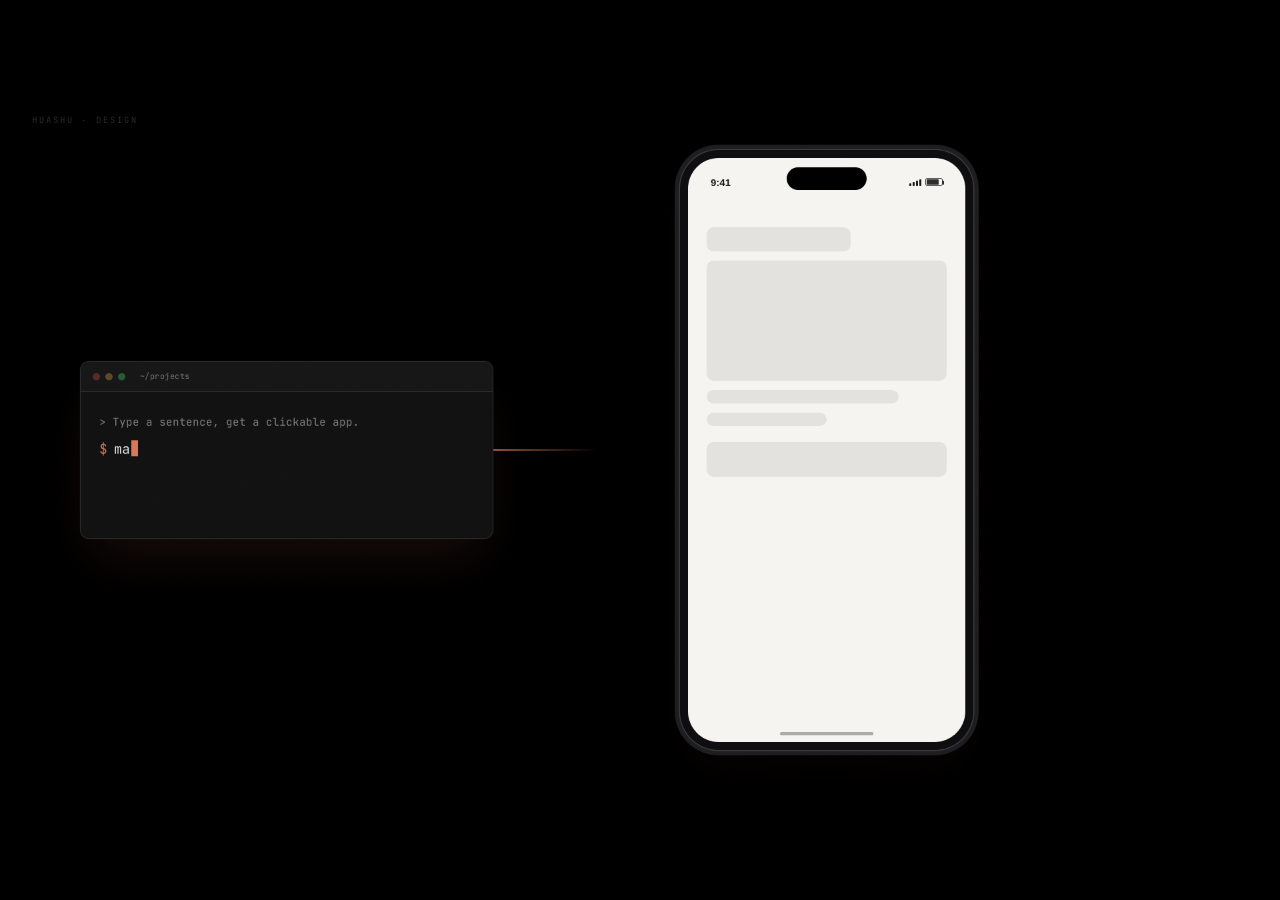
<file: Agent folder/.codex/skills/huashu-design/demos/c1-ios-prototype-en.html>
<!doctype html>
<html lang="en">
<head>
<meta charset="utf-8" />
<title>huashu-design V2 · c1-ios-prototype · EN</title>
<link rel="preconnect" href="https://fonts.googleapis.com">
<link rel="preconnect" href="https://fonts.gstatic.com" crossorigin>
<link href="https://fonts.googleapis.com/css2?family=Source+Serif+4:ital,opsz,wght@0,8..60,300..700;1,8..60,300..700&family=Noto+Serif+SC:wght@300;400;500;600&family=Inter:wght@100;200;300;400;500;600;700;800&family=JetBrains+Mono:wght@400;500&display=swap" rel="stylesheet">
<style>
  :root {
    --bg: #000000;
    --ink: #FFFFFF;
    --ink-80: rgba(255,255,255,0.82);
    --ink-60: rgba(255,255,255,0.58);
    --muted: rgba(255,255,255,0.40);
    --dim: rgba(255,255,255,0.18);
    --hairline: rgba(255,255,255,0.12);
    --accent: #D97757;
    --accent-deep: #B85D3D;
    --cd-bg: #F5F4F0;
    --cd-ink: #1A1918;
    --cd-dim: #8B867E;
    --cd-green: #2D4A3A;

    --serif-en: "Source Serif 4", Georgia, serif;
    --serif-cn: "Noto Serif SC", "Songti SC", serif;
    --sans: "Inter", -apple-system, "PingFang SC", sans-serif;
    --mono: "JetBrains Mono", "SF Mono", ui-monospace, monospace;
  }
  html, body {
    margin: 0; padding: 0;
    background: #000;
    overflow: hidden;
    font-family: var(--sans);
    color: var(--ink);
    -webkit-font-smoothing: antialiased;
  }
  * { box-sizing: border-box; }

  .stage {
    position: fixed;
    top: 50%; left: 50%;
    width: 1920px; height: 1080px;
    transform-origin: center center;
    background: var(--bg);
    overflow: hidden;
  }

  /* Film grain */
  .stage::after {
    content: '';
    position: absolute; inset: 0;
    background-image: url("data:image/svg+xml;utf8,<svg xmlns='http://www.w3.org/2000/svg' width='200' height='200'><filter id='n'><feTurbulence type='fractalNoise' baseFrequency='0.9' numOctaves='2' stitchTiles='stitch'/></filter><rect width='200' height='200' filter='url(%23n)' opacity='0.4'/></svg>");
    opacity: 0.02;
    pointer-events: none;
    mix-blend-mode: overlay;
    z-index: 200;
  }

  /* Watermark — always on top, adapts in brand reveal (handled by JS) */
  .watermark {
    position: absolute;
    top: 36px; left: 48px;
    font-family: var(--mono);
    font-size: 13px;
    letter-spacing: 0.2em;
    color: rgba(255,255,255,0.16);
    text-transform: uppercase;
    z-index: 400;
    pointer-events: none;
    transition: color 0.4s;
  }
  .watermark.on-light { color: rgba(26,25,24,0.22); }

  /* ============ Terminal (left) ============ */
  .terminal {
    position: absolute;
    top: 50%;
    left: 120px;
    transform: translateY(-50%);
    width: 620px;
    background: rgba(18, 18, 18, 1);
    border: 1px solid var(--hairline);
    border-radius: 14px;
    overflow: hidden;
    opacity: 0;
    will-change: opacity, transform;
    box-shadow:
      0 0 0 1px rgba(255,255,255,0.02),
      0 40px 80px -20px rgba(217,119,87,0.12);
  }
  .tty-head {
    display: flex; align-items: center; gap: 8px;
    padding: 14px 18px;
    border-bottom: 1px solid var(--hairline);
    background: rgba(255,255,255,0.02);
  }
  .tty-head .d { width: 11px; height: 11px; border-radius: 50%; background: rgba(255,255,255,0.1); }
  .tty-head .d.r { background: #5a2a2a; }
  .tty-head .d.y { background: #5a4a2a; }
  .tty-head .d.g { background: #2a5a35; }
  .tty-head .title {
    margin-left: 14px;
    font-family: var(--mono);
    font-size: 12px;
    color: var(--muted);
    letter-spacing: 0.04em;
  }
  .tty-body {
    padding: 32px 28px;
    font-family: var(--mono);
    font-size: 20px;
    line-height: 1.7;
    color: rgba(255,255,255,0.88);
    min-height: 220px;
  }
  .prompt { color: var(--accent); margin-right: 10px; }
  .comment { color: var(--ink-60); font-size: 16px; margin-bottom: 10px; }
  .typed { white-space: pre; }
  .cursor {
    display: inline-block;
    width: 10px; height: 24px;
    background: var(--accent);
    vertical-align: -4px;
    margin-left: 2px;
    animation: blink 1s steps(2) infinite;
  }
  @keyframes blink { 0%, 50% { opacity: 1; } 50.01%, 100% { opacity: 0; } }

  /* Arrow connector terminal → iPhone */
  .connector {
    position: absolute;
    top: 50%;
    left: 740px;
    width: 160px;
    height: 2px;
    transform: translateY(-50%);
    opacity: 0;
    background: linear-gradient(90deg, var(--accent) 0%, rgba(217,119,87,0) 100%);
    transform-origin: left center;
    will-change: opacity, transform;
  }

  /* ============ iPhone ============ */
  .phone-wrap {
    position: absolute;
    top: 50%;
    left: 1020px;
    transform: translateY(-50%);
    opacity: 0;
    will-change: opacity, transform;
  }
  .phone {
    width: 440px;
    height: 900px;
    background: #0e0e10;
    border-radius: 58px;
    padding: 12px;
    position: relative;
    box-shadow:
      0 0 0 1.5px rgba(255,255,255,0.14),
      0 0 0 8px rgba(30,30,32,1),
      0 80px 160px -20px rgba(0,0,0,0.85),
      0 30px 70px -20px rgba(217,119,87,0.1);
  }
  .phone::before {
    /* subtle metallic ring */
    content: '';
    position: absolute;
    inset: -4px;
    border-radius: 62px;
    background: linear-gradient(135deg, rgba(255,255,255,0.12), rgba(255,255,255,0) 40%, rgba(217,119,87,0.05) 80%, rgba(255,255,255,0.08));
    z-index: -1;
  }
  .screen {
    width: 416px;
    height: 876px;
    border-radius: 46px;
    overflow: hidden;
    position: relative;
    background: #F5F4F0;  /* default: claude mist */
  }
  .screen.dark { background: #0a0a0a; }

  /* Dynamic island */
  .island {
    position: absolute;
    top: 14px;
    left: 50%;
    transform: translateX(-50%);
    width: 120px;
    height: 34px;
    background: #000;
    border-radius: 999px;
    z-index: 30;
  }
  /* Status bar */
  .status-bar {
    position: absolute;
    top: 0; left: 0; right: 0;
    height: 54px;
    display: flex;
    align-items: center;
    justify-content: space-between;
    padding: 18px 34px 0 34px;
    font-family: -apple-system, "SF Pro Text", sans-serif;
    font-size: 15px;
    font-weight: 600;
    z-index: 20;
    pointer-events: none;
    color: inherit;
  }
  .status-bar .icons {
    display: flex; align-items: center; gap: 6px;
  }
  .status-bar .icons .bars {
    display: flex; align-items: flex-end; gap: 2px; height: 11px;
  }
  .status-bar .icons .bars div {
    width: 3px; background: currentColor; border-radius: 1px;
  }
  .status-bar .icons .bat {
    width: 26px; height: 12px;
    border: 1.2px solid currentColor; border-radius: 3px; padding: 1px;
    position: relative;
    opacity: 0.9;
  }
  .status-bar .icons .bat::after {
    content: ''; position: absolute; top: 3px; right: -3px; width: 2px; height: 6px;
    background: currentColor; border-radius: 0 1px 1px 0;
  }
  .status-bar .icons .bat .fill {
    width: 84%; height: 100%; background: currentColor; border-radius: 1px;
  }
  .home-indicator {
    position: absolute;
    bottom: 10px;
    left: 50%;
    transform: translateX(-50%);
    width: 140px;
    height: 5px;
    background: rgba(0,0,0,0.3);
    border-radius: 999px;
    z-index: 10;
  }
  .screen.dark .home-indicator { background: rgba(255,255,255,0.5); }

  /* Content area (below status bar) */
  .content {
    position: absolute;
    top: 64px; left: 0; right: 0; bottom: 30px;
    overflow: hidden;
    z-index: 5;
  }

  /* Screen views */
  .screen-view {
    position: absolute;
    inset: 0;
    opacity: 0;
    will-change: opacity, transform;
  }

  /* 1. Wireframe (ghost) */
  .wire {
    padding: 40px 28px;
  }
  .wire .ghost {
    background: rgba(26, 25, 24, 0.08);
    border-radius: 10px;
    margin-bottom: 14px;
  }
  .wire .g1 { height: 36px; width: 60%; }
  .wire .g2 { height: 180px; }
  .wire .g3 { height: 20px; width: 80%; }
  .wire .g4 { height: 20px; width: 50%; }
  .wire .g5 { height: 52px; margin-top: 24px; }

  /* 2. Home screen — 主屏 · pomodoro */
  .home-screen { padding: 40px 28px; color: var(--cd-ink); }
  .home-screen .kicker {
    font-family: var(--mono);
    font-size: 12px;
    letter-spacing: 0.22em;
    color: var(--cd-dim);
    text-transform: uppercase;
  }
  .home-screen .title {
    font-family: var(--serif-en);
    font-size: 48px;
    font-weight: 300;
    line-height: 1.02;
    margin-top: 14px;
    letter-spacing: -0.035em;
    font-style: italic;
  }
  .home-screen .time-big {
    margin-top: 50px;
    font-family: var(--serif-en);
    font-size: 168px;
    font-weight: 200;
    line-height: 0.95;
    letter-spacing: -0.04em;
    color: var(--cd-ink);
  }
  .home-screen .time-big .sep { color: var(--accent); }
  .home-screen .sub {
    font-family: var(--sans);
    font-size: 15px;
    color: var(--cd-dim);
    margin-top: 18px;
    letter-spacing: 0.02em;
  }
  .home-screen .cta {
    margin-top: 64px;
    height: 62px;
    background: var(--cd-ink);
    color: #fff;
    border-radius: 999px;
    display: flex; align-items: center; justify-content: center;
    font-family: var(--sans);
    font-size: 17px;
    font-weight: 500;
    letter-spacing: 0.04em;
    position: relative;
  }
  .home-screen .cta::before {
    content: '';
    width: 0; height: 0;
    border-left: 10px solid #fff;
    border-top: 7px solid transparent;
    border-bottom: 7px solid transparent;
    margin-right: 10px;
  }

  /* 3. Timer · 计时 · ring */
  .timer-screen {
    padding: 40px 28px;
    color: var(--cd-ink);
    text-align: center;
  }
  .timer-screen .phase {
    font-family: var(--mono);
    font-size: 12px;
    letter-spacing: 0.24em;
    color: var(--accent);
    text-transform: uppercase;
    text-align: left;
  }
  .ring-wrap {
    margin: 80px auto 0;
    width: 320px; height: 320px;
    position: relative;
  }
  .ring-wrap svg {
    width: 100%; height: 100%;
    transform: rotate(-90deg);
  }
  .ring-wrap .bg-ring {
    fill: none; stroke: rgba(26,25,24,0.08); stroke-width: 14;
  }
  .ring-wrap .fg-ring {
    fill: none; stroke: #D97757; stroke-width: 14; stroke-linecap: round;
    stroke-dasharray: 880;
    stroke-dashoffset: 880;
  }
  .ring-wrap .ring-label {
    position: absolute;
    top: 50%; left: 50%;
    transform: translate(-50%, -50%);
    text-align: center;
  }
  .ring-wrap .rl-time {
    font-family: var(--serif-en);
    font-size: 86px;
    font-weight: 200;
    line-height: 1;
    letter-spacing: -0.03em;
    color: var(--cd-ink);
  }
  .ring-wrap .rl-tag {
    margin-top: 10px;
    font-family: var(--mono);
    font-size: 12px;
    letter-spacing: 0.2em;
    color: var(--cd-dim);
    text-transform: uppercase;
  }
  .timer-screen .actions {
    margin-top: 60px;
    display: flex; gap: 14px; justify-content: center;
  }
  .timer-screen .act-btn {
    padding: 14px 32px;
    border-radius: 999px;
    background: rgba(26,25,24,0.05);
    font-family: var(--sans);
    font-size: 14px;
    font-weight: 500;
    color: var(--cd-ink);
    letter-spacing: 0.04em;
    border: 1px solid rgba(26,25,24,0.08);
  }
  .timer-screen .act-btn.primary {
    background: var(--cd-ink);
    color: #fff;
    border-color: transparent;
  }

  /* 4. Stats · 统计 · bar chart */
  .stats-screen { padding: 40px 28px; color: var(--cd-ink); }
  .stats-screen .stats-label {
    font-family: var(--mono);
    font-size: 12px;
    letter-spacing: 0.24em;
    color: var(--cd-dim);
    text-transform: uppercase;
  }
  .stats-screen .stats-hero {
    font-family: var(--serif-en);
    font-size: 120px;
    font-weight: 200;
    line-height: 1;
    letter-spacing: -0.04em;
    margin-top: 10px;
  }
  .stats-screen .stats-hero .unit {
    font-size: 28px;
    color: var(--cd-dim);
    margin-left: 8px;
    font-weight: 300;
  }
  .stats-screen .stats-sub {
    font-family: var(--sans);
    font-size: 14px;
    color: var(--cd-dim);
    margin-top: 6px;
    letter-spacing: 0.02em;
  }
  .chart {
    margin-top: 52px;
    display: flex;
    gap: 10px;
    align-items: flex-end;
    height: 200px;
    padding: 0 4px;
  }
  .chart .bar {
    flex: 1;
    background: var(--accent);
    border-radius: 6px 6px 0 0;
    opacity: 0.85;
    transform-origin: bottom;
    will-change: transform;
  }
  .chart .bar.dim { background: rgba(26,25,24,0.15); }
  .chart-x {
    display: flex;
    justify-content: space-between;
    margin-top: 12px;
    font-family: var(--mono);
    font-size: 10px;
    color: var(--cd-dim);
    letter-spacing: 0.08em;
    padding: 0 4px;
  }

  /* 5. Settings · 设置 · list */
  .settings-screen { padding: 40px 28px; color: var(--cd-ink); }
  .settings-screen .title-row {
    font-family: var(--serif-en);
    font-size: 48px;
    font-weight: 300;
    letter-spacing: -0.035em;
    font-style: italic;
  }
  .settings-screen .list {
    margin-top: 40px;
    background: #FFFFFF;
    border-radius: 14px;
    overflow: hidden;
    border: 1px solid rgba(26,25,24,0.06);
  }
  .settings-screen .row {
    padding: 22px 24px;
    display: flex;
    align-items: center;
    justify-content: space-between;
    border-bottom: 1px solid rgba(26,25,24,0.06);
  }
  .settings-screen .row:last-child { border-bottom: none; }
  .settings-screen .row .k {
    font-family: var(--sans);
    font-size: 16px;
    color: var(--cd-ink);
  }
  .settings-screen .row .v {
    font-family: var(--mono);
    font-size: 13px;
    color: var(--cd-dim);
    letter-spacing: 0.04em;
  }
  .toggle {
    width: 48px; height: 28px;
    border-radius: 999px;
    background: var(--cd-green);
    position: relative;
  }
  .toggle::after {
    content: ''; position: absolute;
    top: 3px; right: 3px;
    width: 22px; height: 22px;
    background: #fff;
    border-radius: 50%;
    box-shadow: 0 1px 2px rgba(0,0,0,0.15);
  }
  .toggle.off { background: rgba(26,25,24,0.15); }
  .toggle.off::after { left: 3px; right: auto; }

  /* Tab bar (bottom of home-like screens) */
  .tab-bar {
    position: absolute;
    bottom: 30px; left: 28px; right: 28px;
    height: 58px;
    background: #FFFFFF;
    border-radius: 999px;
    border: 1px solid rgba(26,25,24,0.08);
    display: flex;
    justify-content: space-around;
    align-items: center;
    padding: 0 14px;
    box-shadow: 0 10px 28px -10px rgba(0,0,0,0.15);
  }
  .tab-bar .tab {
    display: flex;
    flex-direction: column;
    align-items: center;
    gap: 2px;
    font-family: var(--mono);
    font-size: 10px;
    color: var(--cd-dim);
    letter-spacing: 0.1em;
    text-transform: uppercase;
    padding: 8px 14px;
    border-radius: 999px;
  }
  .tab-bar .tab.active {
    background: var(--cd-ink);
    color: #fff;
  }
  .tab-bar .tab .ico {
    width: 18px; height: 18px;
    border-radius: 4px;
    background: currentColor;
    opacity: 0.9;
    margin-bottom: 3px;
  }

  /* Finger / tap */
  .tap {
    position: absolute;
    z-index: 40;
    width: 64px; height: 64px;
    pointer-events: none;
    opacity: 0;
    will-change: opacity, transform;
  }
  .tap .core {
    position: absolute;
    inset: 18px;
    background: rgba(217, 119, 87, 0.85);
    border-radius: 50%;
    box-shadow: 0 0 0 2px rgba(255,255,255,0.5), 0 0 24px rgba(217,119,87,0.5);
  }
  .tap .ring {
    position: absolute;
    inset: 0;
    border: 2px solid rgba(217,119,87,0.6);
    border-radius: 50%;
    animation: tapring 0.6s ease-out;
  }
  @keyframes tapring {
    0% { transform: scale(0.4); opacity: 1; }
    100% { transform: scale(1.3); opacity: 0; }
  }

  /* ============ Brand Reveal ============ */
  .brand-wall {
    position: absolute;
    inset: 0;
    background: var(--cd-bg);
    z-index: 300;
    opacity: 0;
    transform: translateY(100%);
    will-change: transform, opacity;
    display: flex;
    flex-direction: column;
    align-items: center;
    justify-content: center;
  }
  .brand-wordmark {
    font-family: var(--serif-en);
    font-size: 132px;
    font-weight: 200;
    color: var(--cd-ink);
    letter-spacing: -0.04em;
    line-height: 1;
    opacity: 0;
    transform: scale(0.92);
    will-change: opacity, transform;
  }
  .brand-wordmark .dot { color: var(--accent); padding: 0 10px; font-weight: 300; }
  .brand-underline {
    margin-top: 28px;
    height: 2px;
    width: 0;
    background: var(--accent);
    will-change: width;
  }
  .brand-cn {
    margin-top: 30px;
    font-family: var(--serif-en);
    font-style: italic;
    font-size: 22px;
    font-weight: 300;
    color: var(--cd-dim);
    letter-spacing: 0.12em;
    opacity: 0;
    will-change: opacity;
  }
</style>
</head>
<body>

<div class="stage" id="stage">

  <div class="watermark">HUASHU · DESIGN</div>

  <!-- Terminal -->
  <div class="terminal" id="terminal">
    <div class="tty-head">
      <div class="d r"></div>
      <div class="d y"></div>
      <div class="d g"></div>
      <div class="title">~/projects</div>
    </div>
    <div class="tty-body">
      <div class="comment" id="comment" style="opacity:0">&gt; Type a sentence, get a clickable app.</div>
      <div style="margin-top:6px">
        <span class="prompt">$</span><span class="typed" id="typed"></span><span class="cursor" id="ttyCursor"></span>
      </div>
    </div>
  </div>

  <div class="connector" id="connector"></div>

  <!-- Phone -->
  <div class="phone-wrap" id="phoneWrap">
    <div class="phone">
      <div class="screen" id="screen">

        <!-- Status bar -->
        <div class="status-bar" id="statusBar" style="color:#1A1918">
          <span>9:41</span>
          <div class="icons">
            <div class="bars">
              <div style="height:4px"></div>
              <div style="height:6px"></div>
              <div style="height:8px"></div>
              <div style="height:10px"></div>
            </div>
            <div class="bat"><div class="fill"></div></div>
          </div>
        </div>

        <div class="island"></div>

        <div class="content">

          <!-- 1. Wireframe -->
          <div class="screen-view" id="view-wire">
            <div class="wire">
              <div class="ghost g1"></div>
              <div class="ghost g2"></div>
              <div class="ghost g3"></div>
              <div class="ghost g4"></div>
              <div class="ghost g5"></div>
            </div>
          </div>

          <!-- 2. Home -->
          <div class="screen-view" id="view-home">
            <div class="home-screen">
              <div class="kicker">POMODORO</div>
              <div class="title">Next up.</div>
              <div class="time-big">25<span class="sep">:</span>00</div>
              <div class="sub">Write one section. Rest five minutes.</div>
              <div class="cta">Focus now</div>
            </div>
          </div>

          <!-- 3. Timer -->
          <div class="screen-view" id="view-timer">
            <div class="timer-screen">
              <div class="phase">FOCUS · ROUND 1</div>
              <div class="ring-wrap">
                <svg viewBox="0 0 320 320">
                  <circle class="bg-ring" cx="160" cy="160" r="140"/>
                  <circle class="fg-ring" id="fgRing" cx="160" cy="160" r="140"/>
                </svg>
                <div class="ring-label">
                  <div class="rl-time" id="ringTime">24:12</div>
                  <div class="rl-tag">REMAINING</div>
                </div>
              </div>
              <div class="actions">
                <div class="act-btn">Pause</div>
                <div class="act-btn primary">Skip</div>
              </div>
            </div>
          </div>

          <!-- 4. Stats -->
          <div class="screen-view" id="view-stats">
            <div class="stats-screen">
              <div class="stats-label">THIS WEEK</div>
              <div class="stats-hero">23<span class="unit">rounds</span></div>
              <div class="stats-sub">+5 from last week</div>
              <div class="chart" id="chart">
                <div class="bar dim" style="height:30%"></div>
                <div class="bar" style="height:52%"></div>
                <div class="bar" style="height:70%"></div>
                <div class="bar" style="height:42%"></div>
                <div class="bar" style="height:86%"></div>
                <div class="bar" style="height:95%"></div>
                <div class="bar" style="height:64%"></div>
              </div>
              <div class="chart-x">
                <span>M</span><span>T</span><span>W</span><span>T</span><span>F</span><span>S</span><span>S</span>
              </div>
            </div>
          </div>

          <!-- 5. Settings -->
          <div class="screen-view" id="view-settings">
            <div class="settings-screen">
              <div class="title-row">Settings</div>
              <div class="list">
                <div class="row">
                  <span class="k">Focus length</span>
                  <span class="v">25 MIN</span>
                </div>
                <div class="row">
                  <span class="k">White noise</span>
                  <div class="toggle"></div>
                </div>
                <div class="row">
                  <span class="k">Ring alert</span>
                  <div class="toggle off"></div>
                </div>
                <div class="row">
                  <span class="k">Theme</span>
                  <span class="v">CLAUDE MIST</span>
                </div>
              </div>
            </div>
          </div>

          <!-- Tab bar (shared, appears on home/stats/settings) -->
          <div class="tab-bar" id="tabBar" style="display:none">
            <div class="tab active" data-tab="home">
              <div class="ico"></div>
              <span>HOME</span>
            </div>
            <div class="tab" data-tab="timer">
              <div class="ico"></div>
              <span>TIMER</span>
            </div>
            <div class="tab" data-tab="stats">
              <div class="ico"></div>
              <span>STATS</span>
            </div>
            <div class="tab" data-tab="settings">
              <div class="ico"></div>
              <span>SET</span>
            </div>
          </div>

        </div>

        <div class="home-indicator"></div>

        <!-- Tap overlay (inside screen so z-index > content) -->
        <div class="tap" id="tap">
          <div class="ring"></div>
          <div class="core"></div>
        </div>

      </div>
    </div>
  </div>

  <!-- Brand reveal -->
  <div class="brand-wall" id="brandWall">
    <div class="brand-wordmark" id="brandWord">huashu<span class="dot">·</span>design</div>
    <div class="brand-underline" id="brandLine"></div>
    <div class="brand-cn" id="brandCn">Say it. Get an app.</div>
  </div>

</div>

<script>
(() => {
  // ── Scale to viewport (1920×1080 canvas) ─────────────────────────
  function fit() {
    const stage = document.getElementById('stage');
    const s = Math.min(window.innerWidth / 1920, window.innerHeight / 1080);
    stage.style.transform = `translate(-50%, -50%) scale(${s})`;
  }
  fit();
  window.addEventListener('resize', fit);

  // ── Easing ───────────────────────────────────────────────────────
  const expoOut = t => (t <= 0 ? 0 : t >= 1 ? 1 : 1 - Math.pow(2, -10 * t));
  const expoIn  = t => (t <= 0 ? 0 : t >= 1 ? 1 : Math.pow(2, 10 * (t - 1)));
  const cubicInOut = t => t < 0.5 ? 4*t*t*t : 1 - Math.pow(-2*t+2, 3)/2;
  const cubicOut = t => 1 - Math.pow(1 - t, 3);
  const clamp = (v, a, b) => Math.max(a, Math.min(b, v));
  const lerp = (a, b, t) => a + (b - a) * t;

  // Animate a value by requestAnimationFrame between timeline markers
  function seg(t, start, end) {
    return clamp((t - start) / (end - start), 0, 1);
  }

  // ── Elements ─────────────────────────────────────────────────────
  const el = (id) => document.getElementById(id);
  const terminal = el('terminal');
  const comment  = el('comment');
  const typed    = el('typed');
  const ttyCursor = el('ttyCursor');
  const connector = el('connector');
  const phoneWrap = el('phoneWrap');
  const views = {
    wire: el('view-wire'),
    home: el('view-home'),
    timer: el('view-timer'),
    stats: el('view-stats'),
    settings: el('view-settings'),
  };
  const tap = el('tap');
  const tabBar = el('tabBar');
  const fgRing = el('fgRing');
  const ringTime = el('ringTime');
  const brandWall = el('brandWall');
  const brandWord = el('brandWord');
  const brandLine = el('brandLine');
  const brandCn = el('brandCn');

  // Typing text
  const typeStr = 'make pomodoro app';
  function setTyping(progress) {
    const n = Math.floor(typeStr.length * progress);
    typed.textContent = typeStr.slice(0, n);
  }

  // Show/hide views — hard swap (no cross-fade overlap)
  function showView(name) {
    Object.keys(views).forEach(k => {
      const isActive = (k === name);
      views[k].style.opacity = isActive ? '1' : '0';
      views[k].style.visibility = isActive ? 'visible' : 'hidden';
      views[k].style.transform = isActive ? 'translateY(0)' : 'translateY(0)';
      views[k].style.transition = isActive ? 'opacity 0.22s ease-out' : 'none';
    });
  }

  // Active tab
  function setActiveTab(name) {
    document.querySelectorAll('.tab-bar .tab').forEach(t => {
      t.classList.toggle('active', t.dataset.tab === name);
    });
  }

  // Play tap at screen coords (relative to .screen: 416×876)
  function playTap(x, y) {
    tap.style.left = (x - 32) + 'px';
    tap.style.top = (y - 32) + 'px';
    tap.style.opacity = '1';
    // restart keyframe animation
    const ring = tap.querySelector('.ring');
    ring.style.animation = 'none';
    ring.offsetHeight; // reflow
    ring.style.animation = '';
    // fade out
    setTimeout(() => { tap.style.opacity = '0'; }, 550);
  }

  // ── SFX via WebAudio ─────────────────────────────────────────────
  let audioCtx = null;
  function ac() {
    if (!audioCtx) {
      try { audioCtx = new (window.AudioContext || window.webkitAudioContext)(); } catch(e){}
    }
    return audioCtx;
  }
  function sfxClick(vol = 0.16) {
    const c = ac(); if (!c) return;
    const o = c.createOscillator();
    const g = c.createGain();
    o.type = 'square';
    o.frequency.setValueAtTime(1200, c.currentTime);
    o.frequency.exponentialRampToValueAtTime(500, c.currentTime + 0.04);
    g.gain.setValueAtTime(vol, c.currentTime);
    g.gain.exponentialRampToValueAtTime(0.001, c.currentTime + 0.05);
    o.connect(g); g.connect(c.destination);
    o.start(); o.stop(c.currentTime + 0.06);
  }
  function sfxEnter() {
    const c = ac(); if (!c) return;
    const o = c.createOscillator();
    const g = c.createGain();
    o.type = 'sine';
    o.frequency.setValueAtTime(180, c.currentTime);
    o.frequency.exponentialRampToValueAtTime(440, c.currentTime + 0.25);
    g.gain.setValueAtTime(0.22, c.currentTime);
    g.gain.exponentialRampToValueAtTime(0.001, c.currentTime + 0.3);
    o.connect(g); g.connect(c.destination);
    o.start(); o.stop(c.currentTime + 0.32);
  }
  function sfxChime() {
    const c = ac(); if (!c) return;
    [523.25, 783.99].forEach((f, i) => {
      const o = c.createOscillator();
      const g = c.createGain();
      o.type = 'sine';
      o.frequency.value = f;
      g.gain.setValueAtTime(0, c.currentTime + i * 0.08);
      g.gain.linearRampToValueAtTime(0.18, c.currentTime + i * 0.08 + 0.04);
      g.gain.exponentialRampToValueAtTime(0.001, c.currentTime + i * 0.08 + 1.2);
      o.connect(g); g.connect(c.destination);
      o.start(c.currentTime + i * 0.08);
      o.stop(c.currentTime + i * 0.08 + 1.25);
    });
  }

  // ── Timeline ─────────────────────────────────────────────────────
  const DURATION = 10.0;

  const sfxFired = new Set();
  function fireOnce(id, fn) {
    if (sfxFired.has(id)) return;
    sfxFired.add(id);
    fn();
  }

  // Screen switch schedule (within Beat 2, 2.0s → 8.0s)
  // Tap coords are relative to the 416×876 .screen
  const schedule = [
    { t: 2.0, view: 'wire',     tabIco: null,       tap: null },
    { t: 3.1, view: 'home',     tabIco: 'home',     tap: null },                 // home materializes (no tap — it's the fill moment)
    { t: 4.4, view: 'timer',    tabIco: 'timer',    tap: {x: 208, y: 624} },     // tap "开始专注" CTA
    { t: 6.3, view: 'stats',    tabIco: 'stats',    tap: {x: 300, y: 810} },     // tap stats tab
    { t: 7.5, view: 'settings', tabIco: 'settings', tap: {x: 370, y: 810} },     // tap settings tab
  ];
  let scheduleIdx = 0;

  let startTime = null;
  let raf = null;

  function tick(now) {
    if (!startTime) startTime = now;
    const t = (now - startTime) / 1000;

    // ── Beat 1: 0-2s ─────────────────────────────────────────
    // Terminal fade in (0 → 0.4s)
    {
      const k = expoOut(seg(t, 0.0, 0.4));
      terminal.style.opacity = k;
      terminal.style.transform = `translateY(-50%) translateX(${lerp(-30, 0, k)}px)`;
    }
    // iPhone fade in (0.2 → 0.9s)
    {
      const k = expoOut(seg(t, 0.2, 0.9));
      phoneWrap.style.opacity = k;
      phoneWrap.style.transform = `translateY(-50%) translateX(${lerp(60, 0, k)}px) scale(${lerp(0.96, 1, k)})`;
      if (t > 0.25) fireOnce('enter', sfxEnter);
    }
    // Connector fade
    {
      const k = expoOut(seg(t, 0.7, 1.2));
      connector.style.opacity = k;
      connector.style.transform = `translateY(-50%) scaleX(${k})`;
    }
    // Comment
    {
      const k = expoOut(seg(t, 0.8, 1.2));
      comment.style.opacity = k * 0.82;
    }
    // Typing (0.6 → 1.9s)
    {
      const k = cubicInOut(seg(t, 0.6, 1.9));
      setTyping(k);
      // key click SFX at certain progress points
      if (t > 0.8 && t < 1.85) {
        const charsShown = Math.floor(typeStr.length * k);
        const key = 'typ' + charsShown;
        if (!sfxFired.has(key) && charsShown > 0 && charsShown % 3 === 0) {
          fireOnce(key, () => sfxClick(0.08));
        }
      }
    }
    // Hide cursor when typing done
    ttyCursor.style.opacity = t > 1.85 ? '0' : '1';

    // ── Beat 2: 2-8s ─────────────────────────────────────────
    // Execute scheduled screen transitions
    while (scheduleIdx < schedule.length && t >= schedule[scheduleIdx].t) {
      const s = schedule[scheduleIdx];
      showView(s.view);
      // status bar color: dark-text on light screens, but wire also light, keep dark
      if (s.view === 'wire') {
        tabBar.style.display = 'none';
      } else {
        tabBar.style.display = 'flex';
        setActiveTab(s.tabIco);
      }
      if (s.tap) {
        // small delay so tap appears at moment of switch
        setTimeout(() => playTap(s.tap.x, s.tap.y), 120);
        if (s.view !== 'wire') fireOnce('click_' + s.view, () => sfxClick(0.18));
      }
      scheduleIdx++;
    }

    // Timer ring animation: once timer appears (4.4s), animate ring from empty → 42% filled
    if (t >= 4.4 && t < 6.3) {
      const ringT = clamp((t - 4.5) / 1.2, 0, 1);
      const fillPct = expoOut(ringT) * 0.42;
      const offset = 880 * (1 - fillPct);
      // Set as both style AND attr so neither overrides the other
      fgRing.style.strokeDashoffset = offset;
      fgRing.setAttribute('stroke-dashoffset', offset);
      // Count down visually: 24:12 → 14:03
      const mins = Math.floor(lerp(24, 14, expoOut(ringT)));
      const secs = Math.floor(lerp(12, 3, expoOut(ringT)));
      ringTime.textContent = String(mins).padStart(2,'0') + ':' + String(secs).padStart(2,'0');
    }

    // ── Beat 3: 8-10s ────────────────────────────────────────
    // Phone + terminal fade out fast (7.5 → 7.9) so wall doesn't guillotine
    if (t >= 7.5) {
      const k = cubicOut(seg(t, 7.5, 7.9));
      phoneWrap.style.opacity = String(1 - k);
      phoneWrap.style.transform = `translateY(-50%) scale(${lerp(1, 0.94, k)})`;
      terminal.style.opacity = String(1 - k);
      terminal.style.transform = `translateY(-50%) scale(${lerp(1, 0.96, k)})`;
      connector.style.opacity = String(1 - k);
    }
    // Brand wall slides up (7.9 → 8.6) — starts AFTER phone is gone
    {
      const k = expoOut(seg(t, 7.9, 8.6));
      brandWall.style.transform = `translateY(${lerp(100, 0, k)}%)`;
      brandWall.style.opacity = k > 0 ? '1' : '0';
      const watermark = document.querySelector('.watermark');
      if (k > 0.6) watermark.classList.add('on-light');
      else watermark.classList.remove('on-light');
    }
    // Wordmark appears
    {
      const k = expoOut(seg(t, 8.5, 9.2));
      brandWord.style.opacity = k;
      brandWord.style.transform = `scale(${lerp(0.92, 1, k)})`;
      if (t > 8.55) fireOnce('chime', sfxChime);
    }
    // Underline
    {
      const k = expoOut(seg(t, 9.0, 9.6));
      brandLine.style.width = (280 * k) + 'px';
    }
    // CN label
    {
      const k = cubicOut(seg(t, 9.3, 9.9));
      brandCn.style.opacity = k * 0.9;
    }

    if (t < DURATION) {
      raf = requestAnimationFrame(tick);
    } else {
      // Hold final frame
      if (!window.__recording) {
        // loop for preview
        setTimeout(() => {
          startTime = null;
          scheduleIdx = 0;
          sfxFired.clear();
          // Reset views
          showView('wire');
          tabBar.style.display = 'none';
          fgRing.style.strokeDashoffset = 880;
          fgRing.setAttribute('stroke-dashoffset', 880);
          ringTime.textContent = '24:12';
          // Reset brand
          brandWall.style.transform = 'translateY(100%)';
          brandWall.style.opacity = '0';
          brandWord.style.opacity = '0';
          brandWord.style.transform = 'scale(0.92)';
          brandLine.style.width = '0';
          brandCn.style.opacity = '0';
          // Reset terminal typing
          typed.textContent = '';
          ttyCursor.style.opacity = '1';
          comment.style.opacity = '0';
          terminal.style.opacity = '0';
          phoneWrap.style.opacity = '0';
          connector.style.opacity = '0';
          document.querySelector('.watermark').classList.remove('on-light');
          raf = requestAnimationFrame(tick);
        }, 600);
      }
    }
  }

  // seek(0) helper for render-video.js
  window.__seek = function(s) {
    startTime = performance.now() - s * 1000;
  };

  // Initial state
  showView('wire');
  tabBar.style.display = 'none';

  // Wait for fonts, then start animation
  (document.fonts ? document.fonts.ready : Promise.resolve()).then(() => {
    requestAnimationFrame((now) => {
      startTime = now;
      window.__ready = true;
      raf = requestAnimationFrame(tick);
    });
  });
})();
</script>

</body>
</html>
</file>
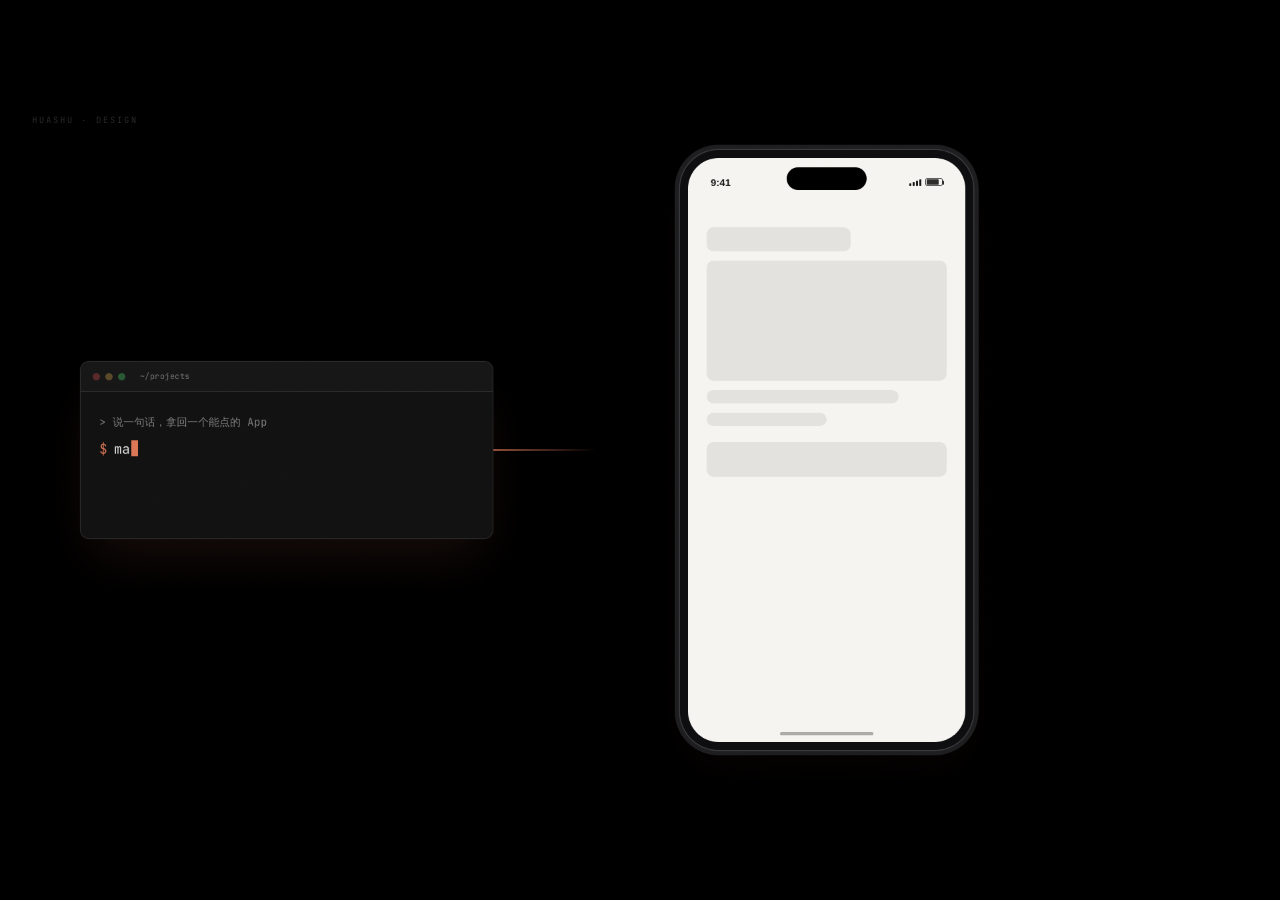
<file: Agent folder/.codex/skills/huashu-design/demos/c1-ios-prototype.html>
<!doctype html>
<html lang="zh-Hans">
<head>
<meta charset="utf-8" />
<title>huashu-design V2 · c1-ios-prototype · 中文版</title>
<link rel="preconnect" href="https://fonts.googleapis.com">
<link rel="preconnect" href="https://fonts.gstatic.com" crossorigin>
<link href="https://fonts.googleapis.com/css2?family=Source+Serif+4:ital,opsz,wght@0,8..60,300..700;1,8..60,300..700&family=Noto+Serif+SC:wght@300;400;500;600&family=Inter:wght@100;200;300;400;500;600;700;800&family=JetBrains+Mono:wght@400;500&display=swap" rel="stylesheet">
<style>
  :root {
    --bg: #000000;
    --ink: #FFFFFF;
    --ink-80: rgba(255,255,255,0.82);
    --ink-60: rgba(255,255,255,0.58);
    --muted: rgba(255,255,255,0.40);
    --dim: rgba(255,255,255,0.18);
    --hairline: rgba(255,255,255,0.12);
    --accent: #D97757;
    --accent-deep: #B85D3D;
    --cd-bg: #F5F4F0;
    --cd-ink: #1A1918;
    --cd-dim: #8B867E;
    --cd-green: #2D4A3A;

    --serif-en: "Source Serif 4", Georgia, serif;
    --serif-cn: "Noto Serif SC", "Songti SC", serif;
    --sans: "Inter", -apple-system, "PingFang SC", sans-serif;
    --mono: "JetBrains Mono", "SF Mono", ui-monospace, monospace;
  }
  html, body {
    margin: 0; padding: 0;
    background: #000;
    overflow: hidden;
    font-family: var(--sans);
    color: var(--ink);
    -webkit-font-smoothing: antialiased;
  }
  * { box-sizing: border-box; }

  .stage {
    position: fixed;
    top: 50%; left: 50%;
    width: 1920px; height: 1080px;
    transform-origin: center center;
    background: var(--bg);
    overflow: hidden;
  }

  /* Film grain */
  .stage::after {
    content: '';
    position: absolute; inset: 0;
    background-image: url("data:image/svg+xml;utf8,<svg xmlns='http://www.w3.org/2000/svg' width='200' height='200'><filter id='n'><feTurbulence type='fractalNoise' baseFrequency='0.9' numOctaves='2' stitchTiles='stitch'/></filter><rect width='200' height='200' filter='url(%23n)' opacity='0.4'/></svg>");
    opacity: 0.02;
    pointer-events: none;
    mix-blend-mode: overlay;
    z-index: 200;
  }

  /* Watermark — always on top, adapts in brand reveal (handled by JS) */
  .watermark {
    position: absolute;
    top: 36px; left: 48px;
    font-family: var(--mono);
    font-size: 13px;
    letter-spacing: 0.2em;
    color: rgba(255,255,255,0.16);
    text-transform: uppercase;
    z-index: 400;
    pointer-events: none;
    transition: color 0.4s;
  }
  .watermark.on-light { color: rgba(26,25,24,0.22); }

  /* ============ Terminal (left) ============ */
  .terminal {
    position: absolute;
    top: 50%;
    left: 120px;
    transform: translateY(-50%);
    width: 620px;
    background: rgba(18, 18, 18, 1);
    border: 1px solid var(--hairline);
    border-radius: 14px;
    overflow: hidden;
    opacity: 0;
    will-change: opacity, transform;
    box-shadow:
      0 0 0 1px rgba(255,255,255,0.02),
      0 40px 80px -20px rgba(217,119,87,0.12);
  }
  .tty-head {
    display: flex; align-items: center; gap: 8px;
    padding: 14px 18px;
    border-bottom: 1px solid var(--hairline);
    background: rgba(255,255,255,0.02);
  }
  .tty-head .d { width: 11px; height: 11px; border-radius: 50%; background: rgba(255,255,255,0.1); }
  .tty-head .d.r { background: #5a2a2a; }
  .tty-head .d.y { background: #5a4a2a; }
  .tty-head .d.g { background: #2a5a35; }
  .tty-head .title {
    margin-left: 14px;
    font-family: var(--mono);
    font-size: 12px;
    color: var(--muted);
    letter-spacing: 0.04em;
  }
  .tty-body {
    padding: 32px 28px;
    font-family: var(--mono);
    font-size: 20px;
    line-height: 1.7;
    color: rgba(255,255,255,0.88);
    min-height: 220px;
  }
  .prompt { color: var(--accent); margin-right: 10px; }
  .comment { color: var(--ink-60); font-size: 16px; margin-bottom: 10px; }
  .typed { white-space: pre; }
  .cursor {
    display: inline-block;
    width: 10px; height: 24px;
    background: var(--accent);
    vertical-align: -4px;
    margin-left: 2px;
    animation: blink 1s steps(2) infinite;
  }
  @keyframes blink { 0%, 50% { opacity: 1; } 50.01%, 100% { opacity: 0; } }

  /* Arrow connector terminal → iPhone */
  .connector {
    position: absolute;
    top: 50%;
    left: 740px;
    width: 160px;
    height: 2px;
    transform: translateY(-50%);
    opacity: 0;
    background: linear-gradient(90deg, var(--accent) 0%, rgba(217,119,87,0) 100%);
    transform-origin: left center;
    will-change: opacity, transform;
  }

  /* ============ iPhone ============ */
  .phone-wrap {
    position: absolute;
    top: 50%;
    left: 1020px;
    transform: translateY(-50%);
    opacity: 0;
    will-change: opacity, transform;
  }
  .phone {
    width: 440px;
    height: 900px;
    background: #0e0e10;
    border-radius: 58px;
    padding: 12px;
    position: relative;
    box-shadow:
      0 0 0 1.5px rgba(255,255,255,0.14),
      0 0 0 8px rgba(30,30,32,1),
      0 80px 160px -20px rgba(0,0,0,0.85),
      0 30px 70px -20px rgba(217,119,87,0.1);
  }
  .phone::before {
    /* subtle metallic ring */
    content: '';
    position: absolute;
    inset: -4px;
    border-radius: 62px;
    background: linear-gradient(135deg, rgba(255,255,255,0.12), rgba(255,255,255,0) 40%, rgba(217,119,87,0.05) 80%, rgba(255,255,255,0.08));
    z-index: -1;
  }
  .screen {
    width: 416px;
    height: 876px;
    border-radius: 46px;
    overflow: hidden;
    position: relative;
    background: #F5F4F0;  /* default: claude mist */
  }
  .screen.dark { background: #0a0a0a; }

  /* Dynamic island */
  .island {
    position: absolute;
    top: 14px;
    left: 50%;
    transform: translateX(-50%);
    width: 120px;
    height: 34px;
    background: #000;
    border-radius: 999px;
    z-index: 30;
  }
  /* Status bar */
  .status-bar {
    position: absolute;
    top: 0; left: 0; right: 0;
    height: 54px;
    display: flex;
    align-items: center;
    justify-content: space-between;
    padding: 18px 34px 0 34px;
    font-family: -apple-system, "SF Pro Text", sans-serif;
    font-size: 15px;
    font-weight: 600;
    z-index: 20;
    pointer-events: none;
    color: inherit;
  }
  .status-bar .icons {
    display: flex; align-items: center; gap: 6px;
  }
  .status-bar .icons .bars {
    display: flex; align-items: flex-end; gap: 2px; height: 11px;
  }
  .status-bar .icons .bars div {
    width: 3px; background: currentColor; border-radius: 1px;
  }
  .status-bar .icons .bat {
    width: 26px; height: 12px;
    border: 1.2px solid currentColor; border-radius: 3px; padding: 1px;
    position: relative;
    opacity: 0.9;
  }
  .status-bar .icons .bat::after {
    content: ''; position: absolute; top: 3px; right: -3px; width: 2px; height: 6px;
    background: currentColor; border-radius: 0 1px 1px 0;
  }
  .status-bar .icons .bat .fill {
    width: 84%; height: 100%; background: currentColor; border-radius: 1px;
  }
  .home-indicator {
    position: absolute;
    bottom: 10px;
    left: 50%;
    transform: translateX(-50%);
    width: 140px;
    height: 5px;
    background: rgba(0,0,0,0.3);
    border-radius: 999px;
    z-index: 10;
  }
  .screen.dark .home-indicator { background: rgba(255,255,255,0.5); }

  /* Content area (below status bar) */
  .content {
    position: absolute;
    top: 64px; left: 0; right: 0; bottom: 30px;
    overflow: hidden;
    z-index: 5;
  }

  /* Screen views */
  .screen-view {
    position: absolute;
    inset: 0;
    opacity: 0;
    will-change: opacity, transform;
  }

  /* 1. Wireframe (ghost) */
  .wire {
    padding: 40px 28px;
  }
  .wire .ghost {
    background: rgba(26, 25, 24, 0.08);
    border-radius: 10px;
    margin-bottom: 14px;
  }
  .wire .g1 { height: 36px; width: 60%; }
  .wire .g2 { height: 180px; }
  .wire .g3 { height: 20px; width: 80%; }
  .wire .g4 { height: 20px; width: 50%; }
  .wire .g5 { height: 52px; margin-top: 24px; }

  /* 2. Home screen — 主屏 · pomodoro */
  .home-screen { padding: 40px 28px; color: var(--cd-ink); }
  .home-screen .kicker {
    font-family: var(--mono);
    font-size: 12px;
    letter-spacing: 0.22em;
    color: var(--cd-dim);
    text-transform: uppercase;
  }
  .home-screen .title {
    font-family: var(--serif-cn);
    font-size: 40px;
    font-weight: 500;
    line-height: 1.15;
    margin-top: 10px;
    letter-spacing: -0.01em;
  }
  .home-screen .time-big {
    margin-top: 50px;
    font-family: var(--serif-en);
    font-size: 168px;
    font-weight: 200;
    line-height: 0.95;
    letter-spacing: -0.04em;
    color: var(--cd-ink);
  }
  .home-screen .time-big .sep { color: var(--accent); }
  .home-screen .sub {
    font-family: var(--sans);
    font-size: 15px;
    color: var(--cd-dim);
    margin-top: 18px;
    letter-spacing: 0.02em;
  }
  .home-screen .cta {
    margin-top: 64px;
    height: 62px;
    background: var(--cd-ink);
    color: #fff;
    border-radius: 999px;
    display: flex; align-items: center; justify-content: center;
    font-family: var(--sans);
    font-size: 17px;
    font-weight: 500;
    letter-spacing: 0.04em;
    position: relative;
  }
  .home-screen .cta::before {
    content: '';
    width: 0; height: 0;
    border-left: 10px solid #fff;
    border-top: 7px solid transparent;
    border-bottom: 7px solid transparent;
    margin-right: 10px;
  }

  /* 3. Timer · 计时 · ring */
  .timer-screen {
    padding: 40px 28px;
    color: var(--cd-ink);
    text-align: center;
  }
  .timer-screen .phase {
    font-family: var(--mono);
    font-size: 12px;
    letter-spacing: 0.24em;
    color: var(--accent);
    text-transform: uppercase;
    text-align: left;
  }
  .ring-wrap {
    margin: 80px auto 0;
    width: 320px; height: 320px;
    position: relative;
  }
  .ring-wrap svg {
    width: 100%; height: 100%;
    transform: rotate(-90deg);
  }
  .ring-wrap .bg-ring {
    fill: none; stroke: rgba(26,25,24,0.08); stroke-width: 14;
  }
  .ring-wrap .fg-ring {
    fill: none; stroke: #D97757; stroke-width: 14; stroke-linecap: round;
    stroke-dasharray: 880;
    stroke-dashoffset: 880;
  }
  .ring-wrap .ring-label {
    position: absolute;
    top: 50%; left: 50%;
    transform: translate(-50%, -50%);
    text-align: center;
  }
  .ring-wrap .rl-time {
    font-family: var(--serif-en);
    font-size: 86px;
    font-weight: 200;
    line-height: 1;
    letter-spacing: -0.03em;
    color: var(--cd-ink);
  }
  .ring-wrap .rl-tag {
    margin-top: 10px;
    font-family: var(--mono);
    font-size: 12px;
    letter-spacing: 0.2em;
    color: var(--cd-dim);
    text-transform: uppercase;
  }
  .timer-screen .actions {
    margin-top: 60px;
    display: flex; gap: 14px; justify-content: center;
  }
  .timer-screen .act-btn {
    padding: 14px 32px;
    border-radius: 999px;
    background: rgba(26,25,24,0.05);
    font-family: var(--sans);
    font-size: 14px;
    font-weight: 500;
    color: var(--cd-ink);
    letter-spacing: 0.04em;
    border: 1px solid rgba(26,25,24,0.08);
  }
  .timer-screen .act-btn.primary {
    background: var(--cd-ink);
    color: #fff;
    border-color: transparent;
  }

  /* 4. Stats · 统计 · bar chart */
  .stats-screen { padding: 40px 28px; color: var(--cd-ink); }
  .stats-screen .stats-label {
    font-family: var(--mono);
    font-size: 12px;
    letter-spacing: 0.24em;
    color: var(--cd-dim);
    text-transform: uppercase;
  }
  .stats-screen .stats-hero {
    font-family: var(--serif-en);
    font-size: 120px;
    font-weight: 200;
    line-height: 1;
    letter-spacing: -0.04em;
    margin-top: 10px;
  }
  .stats-screen .stats-hero .unit {
    font-size: 28px;
    color: var(--cd-dim);
    margin-left: 8px;
    font-weight: 300;
  }
  .stats-screen .stats-sub {
    font-family: var(--sans);
    font-size: 14px;
    color: var(--cd-dim);
    margin-top: 6px;
    letter-spacing: 0.02em;
  }
  .chart {
    margin-top: 52px;
    display: flex;
    gap: 10px;
    align-items: flex-end;
    height: 200px;
    padding: 0 4px;
  }
  .chart .bar {
    flex: 1;
    background: var(--accent);
    border-radius: 6px 6px 0 0;
    opacity: 0.85;
    transform-origin: bottom;
    will-change: transform;
  }
  .chart .bar.dim { background: rgba(26,25,24,0.15); }
  .chart-x {
    display: flex;
    justify-content: space-between;
    margin-top: 12px;
    font-family: var(--mono);
    font-size: 10px;
    color: var(--cd-dim);
    letter-spacing: 0.08em;
    padding: 0 4px;
  }

  /* 5. Settings · 设置 · list */
  .settings-screen { padding: 40px 28px; color: var(--cd-ink); }
  .settings-screen .title-row {
    font-family: var(--serif-cn);
    font-size: 40px;
    font-weight: 500;
    letter-spacing: -0.01em;
  }
  .settings-screen .list {
    margin-top: 40px;
    background: #FFFFFF;
    border-radius: 14px;
    overflow: hidden;
    border: 1px solid rgba(26,25,24,0.06);
  }
  .settings-screen .row {
    padding: 22px 24px;
    display: flex;
    align-items: center;
    justify-content: space-between;
    border-bottom: 1px solid rgba(26,25,24,0.06);
  }
  .settings-screen .row:last-child { border-bottom: none; }
  .settings-screen .row .k {
    font-family: var(--sans);
    font-size: 16px;
    color: var(--cd-ink);
  }
  .settings-screen .row .v {
    font-family: var(--mono);
    font-size: 13px;
    color: var(--cd-dim);
    letter-spacing: 0.04em;
  }
  .toggle {
    width: 48px; height: 28px;
    border-radius: 999px;
    background: var(--cd-green);
    position: relative;
  }
  .toggle::after {
    content: ''; position: absolute;
    top: 3px; right: 3px;
    width: 22px; height: 22px;
    background: #fff;
    border-radius: 50%;
    box-shadow: 0 1px 2px rgba(0,0,0,0.15);
  }
  .toggle.off { background: rgba(26,25,24,0.15); }
  .toggle.off::after { left: 3px; right: auto; }

  /* Tab bar (bottom of home-like screens) */
  .tab-bar {
    position: absolute;
    bottom: 30px; left: 28px; right: 28px;
    height: 58px;
    background: #FFFFFF;
    border-radius: 999px;
    border: 1px solid rgba(26,25,24,0.08);
    display: flex;
    justify-content: space-around;
    align-items: center;
    padding: 0 14px;
    box-shadow: 0 10px 28px -10px rgba(0,0,0,0.15);
  }
  .tab-bar .tab {
    display: flex;
    flex-direction: column;
    align-items: center;
    gap: 2px;
    font-family: var(--mono);
    font-size: 10px;
    color: var(--cd-dim);
    letter-spacing: 0.1em;
    text-transform: uppercase;
    padding: 8px 14px;
    border-radius: 999px;
  }
  .tab-bar .tab.active {
    background: var(--cd-ink);
    color: #fff;
  }
  .tab-bar .tab .ico {
    width: 18px; height: 18px;
    border-radius: 4px;
    background: currentColor;
    opacity: 0.9;
    margin-bottom: 3px;
  }

  /* Finger / tap */
  .tap {
    position: absolute;
    z-index: 40;
    width: 64px; height: 64px;
    pointer-events: none;
    opacity: 0;
    will-change: opacity, transform;
  }
  .tap .core {
    position: absolute;
    inset: 18px;
    background: rgba(217, 119, 87, 0.85);
    border-radius: 50%;
    box-shadow: 0 0 0 2px rgba(255,255,255,0.5), 0 0 24px rgba(217,119,87,0.5);
  }
  .tap .ring {
    position: absolute;
    inset: 0;
    border: 2px solid rgba(217,119,87,0.6);
    border-radius: 50%;
    animation: tapring 0.6s ease-out;
  }
  @keyframes tapring {
    0% { transform: scale(0.4); opacity: 1; }
    100% { transform: scale(1.3); opacity: 0; }
  }

  /* ============ Brand Reveal ============ */
  .brand-wall {
    position: absolute;
    inset: 0;
    background: var(--cd-bg);
    z-index: 300;
    opacity: 0;
    transform: translateY(100%);
    will-change: transform, opacity;
    display: flex;
    flex-direction: column;
    align-items: center;
    justify-content: center;
  }
  .brand-wordmark {
    font-family: var(--serif-en);
    font-size: 132px;
    font-weight: 200;
    color: var(--cd-ink);
    letter-spacing: -0.04em;
    line-height: 1;
    opacity: 0;
    transform: scale(0.92);
    will-change: opacity, transform;
  }
  .brand-wordmark .dot { color: var(--accent); padding: 0 10px; font-weight: 300; }
  .brand-underline {
    margin-top: 28px;
    height: 2px;
    width: 0;
    background: var(--accent);
    will-change: width;
  }
  .brand-cn {
    margin-top: 30px;
    font-family: var(--serif-cn);
    font-size: 18px;
    font-weight: 300;
    color: var(--cd-dim);
    letter-spacing: 0.4em;
    opacity: 0;
    will-change: opacity;
  }
</style>
</head>
<body>

<div class="stage" id="stage">

  <div class="watermark">HUASHU · DESIGN</div>

  <!-- Terminal -->
  <div class="terminal" id="terminal">
    <div class="tty-head">
      <div class="d r"></div>
      <div class="d y"></div>
      <div class="d g"></div>
      <div class="title">~/projects</div>
    </div>
    <div class="tty-body">
      <div class="comment" id="comment" style="opacity:0">&gt; 说一句话，拿回一个能点的 App</div>
      <div style="margin-top:6px">
        <span class="prompt">$</span><span class="typed" id="typed"></span><span class="cursor" id="ttyCursor"></span>
      </div>
    </div>
  </div>

  <div class="connector" id="connector"></div>

  <!-- Phone -->
  <div class="phone-wrap" id="phoneWrap">
    <div class="phone">
      <div class="screen" id="screen">

        <!-- Status bar -->
        <div class="status-bar" id="statusBar" style="color:#1A1918">
          <span>9:41</span>
          <div class="icons">
            <div class="bars">
              <div style="height:4px"></div>
              <div style="height:6px"></div>
              <div style="height:8px"></div>
              <div style="height:10px"></div>
            </div>
            <div class="bat"><div class="fill"></div></div>
          </div>
        </div>

        <div class="island"></div>

        <div class="content">

          <!-- 1. Wireframe -->
          <div class="screen-view" id="view-wire">
            <div class="wire">
              <div class="ghost g1"></div>
              <div class="ghost g2"></div>
              <div class="ghost g3"></div>
              <div class="ghost g4"></div>
              <div class="ghost g5"></div>
            </div>
          </div>

          <!-- 2. Home -->
          <div class="screen-view" id="view-home">
            <div class="home-screen">
              <div class="kicker">POMODORO · 专注</div>
              <div class="title">下一件要做的事</div>
              <div class="time-big">25<span class="sep">:</span>00</div>
              <div class="sub">写完这一节，休息 5 分钟</div>
              <div class="cta">开始专注</div>
            </div>
          </div>

          <!-- 3. Timer -->
          <div class="screen-view" id="view-timer">
            <div class="timer-screen">
              <div class="phase">FOCUS · 第 1 轮</div>
              <div class="ring-wrap">
                <svg viewBox="0 0 320 320">
                  <circle class="bg-ring" cx="160" cy="160" r="140"/>
                  <circle class="fg-ring" id="fgRing" cx="160" cy="160" r="140"/>
                </svg>
                <div class="ring-label">
                  <div class="rl-time" id="ringTime">24:12</div>
                  <div class="rl-tag">剩余</div>
                </div>
              </div>
              <div class="actions">
                <div class="act-btn">暂停</div>
                <div class="act-btn primary">跳过</div>
              </div>
            </div>
          </div>

          <!-- 4. Stats -->
          <div class="screen-view" id="view-stats">
            <div class="stats-screen">
              <div class="stats-label">本周 · 统计</div>
              <div class="stats-hero">23<span class="unit">轮</span></div>
              <div class="stats-sub">比上周多出 5 轮</div>
              <div class="chart" id="chart">
                <div class="bar dim" style="height:30%"></div>
                <div class="bar" style="height:52%"></div>
                <div class="bar" style="height:70%"></div>
                <div class="bar" style="height:42%"></div>
                <div class="bar" style="height:86%"></div>
                <div class="bar" style="height:95%"></div>
                <div class="bar" style="height:64%"></div>
              </div>
              <div class="chart-x">
                <span>M</span><span>T</span><span>W</span><span>T</span><span>F</span><span>S</span><span>S</span>
              </div>
            </div>
          </div>

          <!-- 5. Settings -->
          <div class="screen-view" id="view-settings">
            <div class="settings-screen">
              <div class="title-row">设置</div>
              <div class="list">
                <div class="row">
                  <span class="k">专注时长</span>
                  <span class="v">25 MIN</span>
                </div>
                <div class="row">
                  <span class="k">白噪音</span>
                  <div class="toggle"></div>
                </div>
                <div class="row">
                  <span class="k">提醒铃声</span>
                  <div class="toggle off"></div>
                </div>
                <div class="row">
                  <span class="k">主题</span>
                  <span class="v">CLAUDE MIST</span>
                </div>
              </div>
            </div>
          </div>

          <!-- Tab bar (shared, appears on home/stats/settings) -->
          <div class="tab-bar" id="tabBar" style="display:none">
            <div class="tab active" data-tab="home">
              <div class="ico"></div>
              <span>HOME</span>
            </div>
            <div class="tab" data-tab="timer">
              <div class="ico"></div>
              <span>TIMER</span>
            </div>
            <div class="tab" data-tab="stats">
              <div class="ico"></div>
              <span>STATS</span>
            </div>
            <div class="tab" data-tab="settings">
              <div class="ico"></div>
              <span>SET</span>
            </div>
          </div>

        </div>

        <div class="home-indicator"></div>

        <!-- Tap overlay (inside screen so z-index > content) -->
        <div class="tap" id="tap">
          <div class="ring"></div>
          <div class="core"></div>
        </div>

      </div>
    </div>
  </div>

  <!-- Brand reveal -->
  <div class="brand-wall" id="brandWall">
    <div class="brand-wordmark" id="brandWord">huashu<span class="dot">·</span>design</div>
    <div class="brand-underline" id="brandLine"></div>
    <div class="brand-cn" id="brandCn">说一句话 · 拿回一个 App</div>
  </div>

</div>

<script>
(() => {
  // ── Scale to viewport (1920×1080 canvas) ─────────────────────────
  function fit() {
    const stage = document.getElementById('stage');
    const s = Math.min(window.innerWidth / 1920, window.innerHeight / 1080);
    stage.style.transform = `translate(-50%, -50%) scale(${s})`;
  }
  fit();
  window.addEventListener('resize', fit);

  // ── Easing ───────────────────────────────────────────────────────
  const expoOut = t => (t <= 0 ? 0 : t >= 1 ? 1 : 1 - Math.pow(2, -10 * t));
  const expoIn  = t => (t <= 0 ? 0 : t >= 1 ? 1 : Math.pow(2, 10 * (t - 1)));
  const cubicInOut = t => t < 0.5 ? 4*t*t*t : 1 - Math.pow(-2*t+2, 3)/2;
  const cubicOut = t => 1 - Math.pow(1 - t, 3);
  const clamp = (v, a, b) => Math.max(a, Math.min(b, v));
  const lerp = (a, b, t) => a + (b - a) * t;

  // Animate a value by requestAnimationFrame between timeline markers
  function seg(t, start, end) {
    return clamp((t - start) / (end - start), 0, 1);
  }

  // ── Elements ─────────────────────────────────────────────────────
  const el = (id) => document.getElementById(id);
  const terminal = el('terminal');
  const comment  = el('comment');
  const typed    = el('typed');
  const ttyCursor = el('ttyCursor');
  const connector = el('connector');
  const phoneWrap = el('phoneWrap');
  const views = {
    wire: el('view-wire'),
    home: el('view-home'),
    timer: el('view-timer'),
    stats: el('view-stats'),
    settings: el('view-settings'),
  };
  const tap = el('tap');
  const tabBar = el('tabBar');
  const fgRing = el('fgRing');
  const ringTime = el('ringTime');
  const brandWall = el('brandWall');
  const brandWord = el('brandWord');
  const brandLine = el('brandLine');
  const brandCn = el('brandCn');

  // Typing text
  const typeStr = 'make a pomodoro app';
  function setTyping(progress) {
    const n = Math.floor(typeStr.length * progress);
    typed.textContent = typeStr.slice(0, n);
  }

  // Show/hide views — hard swap (no cross-fade overlap)
  function showView(name) {
    Object.keys(views).forEach(k => {
      const isActive = (k === name);
      views[k].style.opacity = isActive ? '1' : '0';
      views[k].style.visibility = isActive ? 'visible' : 'hidden';
      views[k].style.transform = isActive ? 'translateY(0)' : 'translateY(0)';
      views[k].style.transition = isActive ? 'opacity 0.22s ease-out' : 'none';
    });
  }

  // Active tab
  function setActiveTab(name) {
    document.querySelectorAll('.tab-bar .tab').forEach(t => {
      t.classList.toggle('active', t.dataset.tab === name);
    });
  }

  // Play tap at screen coords (relative to .screen: 416×876)
  function playTap(x, y) {
    tap.style.left = (x - 32) + 'px';
    tap.style.top = (y - 32) + 'px';
    tap.style.opacity = '1';
    // restart keyframe animation
    const ring = tap.querySelector('.ring');
    ring.style.animation = 'none';
    ring.offsetHeight; // reflow
    ring.style.animation = '';
    // fade out
    setTimeout(() => { tap.style.opacity = '0'; }, 550);
  }

  // ── SFX via WebAudio ─────────────────────────────────────────────
  let audioCtx = null;
  function ac() {
    if (!audioCtx) {
      try { audioCtx = new (window.AudioContext || window.webkitAudioContext)(); } catch(e){}
    }
    return audioCtx;
  }
  function sfxClick(vol = 0.16) {
    const c = ac(); if (!c) return;
    const o = c.createOscillator();
    const g = c.createGain();
    o.type = 'square';
    o.frequency.setValueAtTime(1200, c.currentTime);
    o.frequency.exponentialRampToValueAtTime(500, c.currentTime + 0.04);
    g.gain.setValueAtTime(vol, c.currentTime);
    g.gain.exponentialRampToValueAtTime(0.001, c.currentTime + 0.05);
    o.connect(g); g.connect(c.destination);
    o.start(); o.stop(c.currentTime + 0.06);
  }
  function sfxEnter() {
    const c = ac(); if (!c) return;
    const o = c.createOscillator();
    const g = c.createGain();
    o.type = 'sine';
    o.frequency.setValueAtTime(180, c.currentTime);
    o.frequency.exponentialRampToValueAtTime(440, c.currentTime + 0.25);
    g.gain.setValueAtTime(0.22, c.currentTime);
    g.gain.exponentialRampToValueAtTime(0.001, c.currentTime + 0.3);
    o.connect(g); g.connect(c.destination);
    o.start(); o.stop(c.currentTime + 0.32);
  }
  function sfxChime() {
    const c = ac(); if (!c) return;
    [523.25, 783.99].forEach((f, i) => {
      const o = c.createOscillator();
      const g = c.createGain();
      o.type = 'sine';
      o.frequency.value = f;
      g.gain.setValueAtTime(0, c.currentTime + i * 0.08);
      g.gain.linearRampToValueAtTime(0.18, c.currentTime + i * 0.08 + 0.04);
      g.gain.exponentialRampToValueAtTime(0.001, c.currentTime + i * 0.08 + 1.2);
      o.connect(g); g.connect(c.destination);
      o.start(c.currentTime + i * 0.08);
      o.stop(c.currentTime + i * 0.08 + 1.25);
    });
  }

  // ── Timeline ─────────────────────────────────────────────────────
  const DURATION = 10.0;

  const sfxFired = new Set();
  function fireOnce(id, fn) {
    if (sfxFired.has(id)) return;
    sfxFired.add(id);
    fn();
  }

  // Screen switch schedule (within Beat 2, 2.0s → 8.0s)
  // Tap coords are relative to the 416×876 .screen
  const schedule = [
    { t: 2.0, view: 'wire',     tabIco: null,       tap: null },
    { t: 3.1, view: 'home',     tabIco: 'home',     tap: null },                 // home materializes (no tap — it's the fill moment)
    { t: 4.4, view: 'timer',    tabIco: 'timer',    tap: {x: 208, y: 624} },     // tap "开始专注" CTA
    { t: 6.3, view: 'stats',    tabIco: 'stats',    tap: {x: 300, y: 810} },     // tap stats tab
    { t: 7.5, view: 'settings', tabIco: 'settings', tap: {x: 370, y: 810} },     // tap settings tab
  ];
  let scheduleIdx = 0;

  let startTime = null;
  let raf = null;

  function tick(now) {
    if (!startTime) startTime = now;
    const t = (now - startTime) / 1000;

    // ── Beat 1: 0-2s ─────────────────────────────────────────
    // Terminal fade in (0 → 0.4s)
    {
      const k = expoOut(seg(t, 0.0, 0.4));
      terminal.style.opacity = k;
      terminal.style.transform = `translateY(-50%) translateX(${lerp(-30, 0, k)}px)`;
    }
    // iPhone fade in (0.2 → 0.9s)
    {
      const k = expoOut(seg(t, 0.2, 0.9));
      phoneWrap.style.opacity = k;
      phoneWrap.style.transform = `translateY(-50%) translateX(${lerp(60, 0, k)}px) scale(${lerp(0.96, 1, k)})`;
      if (t > 0.25) fireOnce('enter', sfxEnter);
    }
    // Connector fade
    {
      const k = expoOut(seg(t, 0.7, 1.2));
      connector.style.opacity = k;
      connector.style.transform = `translateY(-50%) scaleX(${k})`;
    }
    // Comment
    {
      const k = expoOut(seg(t, 0.8, 1.2));
      comment.style.opacity = k * 0.82;
    }
    // Typing (0.6 → 1.9s)
    {
      const k = cubicInOut(seg(t, 0.6, 1.9));
      setTyping(k);
      // key click SFX at certain progress points
      if (t > 0.8 && t < 1.85) {
        const charsShown = Math.floor(typeStr.length * k);
        const key = 'typ' + charsShown;
        if (!sfxFired.has(key) && charsShown > 0 && charsShown % 3 === 0) {
          fireOnce(key, () => sfxClick(0.08));
        }
      }
    }
    // Hide cursor when typing done
    ttyCursor.style.opacity = t > 1.85 ? '0' : '1';

    // ── Beat 2: 2-8s ─────────────────────────────────────────
    // Execute scheduled screen transitions
    while (scheduleIdx < schedule.length && t >= schedule[scheduleIdx].t) {
      const s = schedule[scheduleIdx];
      showView(s.view);
      // status bar color: dark-text on light screens, but wire also light, keep dark
      if (s.view === 'wire') {
        tabBar.style.display = 'none';
      } else {
        tabBar.style.display = 'flex';
        setActiveTab(s.tabIco);
      }
      if (s.tap) {
        // small delay so tap appears at moment of switch
        setTimeout(() => playTap(s.tap.x, s.tap.y), 120);
        if (s.view !== 'wire') fireOnce('click_' + s.view, () => sfxClick(0.18));
      }
      scheduleIdx++;
    }

    // Timer ring animation: once timer appears (4.4s), animate ring from empty → 42% filled
    if (t >= 4.4 && t < 6.3) {
      const ringT = clamp((t - 4.5) / 1.2, 0, 1);
      const fillPct = expoOut(ringT) * 0.42;
      const offset = 880 * (1 - fillPct);
      // Set as both style AND attr so neither overrides the other
      fgRing.style.strokeDashoffset = offset;
      fgRing.setAttribute('stroke-dashoffset', offset);
      // Count down visually: 24:12 → 14:03
      const mins = Math.floor(lerp(24, 14, expoOut(ringT)));
      const secs = Math.floor(lerp(12, 3, expoOut(ringT)));
      ringTime.textContent = String(mins).padStart(2,'0') + ':' + String(secs).padStart(2,'0');
    }

    // ── Beat 3: 8-10s ────────────────────────────────────────
    // Phone + terminal fade out fast (7.5 → 7.9) so wall doesn't guillotine
    if (t >= 7.5) {
      const k = cubicOut(seg(t, 7.5, 7.9));
      phoneWrap.style.opacity = String(1 - k);
      phoneWrap.style.transform = `translateY(-50%) scale(${lerp(1, 0.94, k)})`;
      terminal.style.opacity = String(1 - k);
      terminal.style.transform = `translateY(-50%) scale(${lerp(1, 0.96, k)})`;
      connector.style.opacity = String(1 - k);
    }
    // Brand wall slides up (7.9 → 8.6) — starts AFTER phone is gone
    {
      const k = expoOut(seg(t, 7.9, 8.6));
      brandWall.style.transform = `translateY(${lerp(100, 0, k)}%)`;
      brandWall.style.opacity = k > 0 ? '1' : '0';
      const watermark = document.querySelector('.watermark');
      if (k > 0.6) watermark.classList.add('on-light');
      else watermark.classList.remove('on-light');
    }
    // Wordmark appears
    {
      const k = expoOut(seg(t, 8.5, 9.2));
      brandWord.style.opacity = k;
      brandWord.style.transform = `scale(${lerp(0.92, 1, k)})`;
      if (t > 8.55) fireOnce('chime', sfxChime);
    }
    // Underline
    {
      const k = expoOut(seg(t, 9.0, 9.6));
      brandLine.style.width = (280 * k) + 'px';
    }
    // CN label
    {
      const k = cubicOut(seg(t, 9.3, 9.9));
      brandCn.style.opacity = k * 0.9;
    }

    if (t < DURATION) {
      raf = requestAnimationFrame(tick);
    } else {
      // Hold final frame
      if (!window.__recording) {
        // loop for preview
        setTimeout(() => {
          startTime = null;
          scheduleIdx = 0;
          sfxFired.clear();
          // Reset views
          showView('wire');
          tabBar.style.display = 'none';
          fgRing.style.strokeDashoffset = 880;
          fgRing.setAttribute('stroke-dashoffset', 880);
          ringTime.textContent = '24:12';
          // Reset brand
          brandWall.style.transform = 'translateY(100%)';
          brandWall.style.opacity = '0';
          brandWord.style.opacity = '0';
          brandWord.style.transform = 'scale(0.92)';
          brandLine.style.width = '0';
          brandCn.style.opacity = '0';
          // Reset terminal typing
          typed.textContent = '';
          ttyCursor.style.opacity = '1';
          comment.style.opacity = '0';
          terminal.style.opacity = '0';
          phoneWrap.style.opacity = '0';
          connector.style.opacity = '0';
          document.querySelector('.watermark').classList.remove('on-light');
          raf = requestAnimationFrame(tick);
        }, 600);
      }
    }
  }

  // seek(0) helper for render-video.js
  window.__seek = function(s) {
    startTime = performance.now() - s * 1000;
  };

  // Initial state
  showView('wire');
  tabBar.style.display = 'none';

  // Wait for fonts, then start animation
  (document.fonts ? document.fonts.ready : Promise.resolve()).then(() => {
    requestAnimationFrame((now) => {
      startTime = now;
      window.__ready = true;
      raf = requestAnimationFrame(tick);
    });
  });
})();
</script>

</body>
</html>
</file>
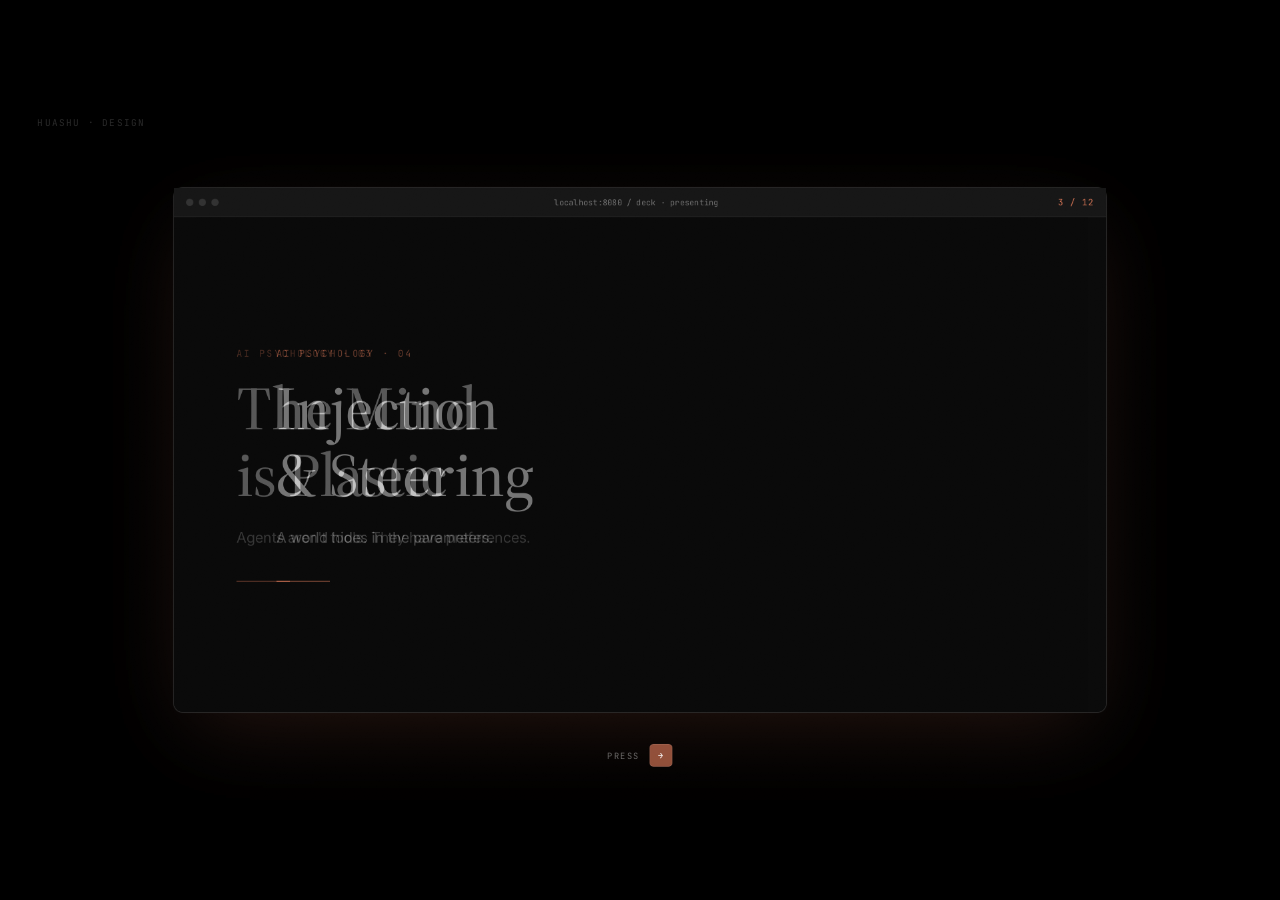
<file: Agent folder/.codex/skills/huashu-design/demos/c2-slides-pptx-en.html>
<!doctype html>
<html lang="en">
<head>
<meta charset="utf-8" />
<title>c2-slides-pptx · English · v2</title>
<link rel="preconnect" href="https://fonts.googleapis.com">
<link rel="preconnect" href="https://fonts.gstatic.com" crossorigin>
<link href="https://fonts.googleapis.com/css2?family=Source+Serif+4:ital,opsz,wght@0,8..60,300..700;1,8..60,300..700&family=Noto+Serif+SC:wght@300;400;500;600&family=Inter:wght@100;200;300;400;500;600;700;800&family=JetBrains+Mono:wght@400;500&display=swap" rel="stylesheet">
<style>
  :root {
    --bg: #000000;
    --ink: #FFFFFF;
    --ink-80: rgba(255,255,255,0.82);
    --ink-60: rgba(255,255,255,0.58);
    --muted: rgba(255,255,255,0.40);
    --dim: rgba(255,255,255,0.18);
    --hairline: rgba(255,255,255,0.12);
    --accent: #D97757;
    --accent-deep: #B85D3D;
    --cd-bg: #F5F4F0;
    --cd-panel: #FFFFFF;
    --cd-ink: #1A1918;
    --cd-dim: #8B867E;
    --cd-hair: rgba(0,0,0,0.08);

    --serif-cn: "Source Serif 4", Georgia, serif;
    --serif-en: "Source Serif 4", Georgia, serif;
    --sans: "Inter", -apple-system, system-ui, sans-serif;
    --mono: "JetBrains Mono", "SF Mono", ui-monospace, monospace;
  }
  html, body {
    margin: 0; padding: 0;
    background: #000;
    overflow: hidden;
    font-family: var(--sans);
    color: var(--ink);
    -webkit-font-smoothing: antialiased;
  }
  * { box-sizing: border-box; }

  .stage {
    position: fixed;
    top: 50%; left: 50%;
    width: 1920px; height: 1080px;
    transform-origin: center center;
    background: var(--bg);
    overflow: hidden;
  }

  /* Film grain (2% opacity) */
  .stage::after {
    content: '';
    position: absolute; inset: 0;
    background-image: url("data:image/svg+xml;utf8,<svg xmlns='http://www.w3.org/2000/svg' width='200' height='200'><filter id='n'><feTurbulence type='fractalNoise' baseFrequency='0.85' numOctaves='2' stitchTiles='stitch'/><feColorMatrix values='0 0 0 0 1 0 0 0 0 1 0 0 0 0 1 0 0 0 0.5 0'/></filter><rect width='100%25' height='100%25' filter='url(%23n)'/></svg>");
    opacity: 0.025;
    pointer-events: none;
    mix-blend-mode: overlay;
    z-index: 200;
  }

  .watermark-tl {
    position: absolute;
    top: 40px; left: 56px;
    font-family: var(--mono);
    font-size: 14px;
    letter-spacing: 0.2em;
    text-transform: uppercase;
    color: rgba(255,255,255,0.16);
    z-index: 180;
    pointer-events: none;
  }

  /* ====== Beat 1: browser-fullscreen deck ====== */
  .beat1 {
    position: absolute; inset: 0;
    display: flex;
    align-items: center;
    justify-content: center;
    opacity: 1;
  }

  .deck-window {
    width: 1400px;
    height: 788px;
    border-radius: 14px;
    background: #101010;
    border: 1px solid var(--hairline);
    box-shadow: 0 40px 120px -30px rgba(217,119,87,0.18),
                0 0 0 1px rgba(255,255,255,0.03);
    position: relative;
    will-change: transform, opacity;
  }
  .deck-window .deck-body-wrap {
    position: absolute;
    top: 44px; left: 0; right: 0; bottom: 0;
    border-radius: 0 0 14px 14px;
    overflow: hidden;
    background: #0A0A0A;
  }
  .deck-chrome {
    height: 44px;
    background: #161616;
    border-bottom: 1px solid var(--hairline);
    display: flex;
    align-items: center;
    padding: 0 18px;
    gap: 14px;
  }
  .deck-chrome .traffic {
    display: flex; gap: 8px;
  }
  .deck-chrome .traffic .d {
    width: 11px; height: 11px; border-radius: 50%;
    background: var(--hairline);
  }
  .deck-chrome .url {
    flex: 1;
    text-align: center;
    font-family: var(--mono);
    font-size: 12px;
    color: var(--muted);
    letter-spacing: 0.02em;
  }
  .deck-chrome .page-count {
    font-family: var(--mono);
    font-size: 13px;
    color: var(--accent);
    letter-spacing: 0.08em;
    min-width: 60px;
    text-align: right;
  }

  .deck-slide {
    position: absolute;
    top: 0; left: 0;
    width: 100%;
    height: 100%;
    background: #0A0A0A;
    display: flex;
    flex-direction: column;
    justify-content: center;
    padding: 96px 120px;
    will-change: transform, opacity;
  }
  .deck-slide .eyebrow {
    font-family: var(--mono);
    font-size: 14px;
    color: var(--accent);
    letter-spacing: 0.24em;
    text-transform: uppercase;
    margin-bottom: 24px;
  }
  .deck-slide h1 {
    font-family: var(--serif-cn);
    font-size: 92px;
    font-weight: 500;
    line-height: 1.08;
    color: var(--ink);
    margin: 0 0 28px 0;
    letter-spacing: -0.01em;
  }
  .deck-slide .sub {
    font-family: var(--sans);
    font-size: 22px;
    color: var(--ink-60);
    line-height: 1.5;
    max-width: 780px;
  }
  .deck-slide .hairline {
    margin-top: 48px;
    width: 80px;
    height: 2px;
    background: var(--accent);
  }

  /* Key press indicator — sits below the window */
  .key-hint {
    position: absolute;
    top: calc(50% + 440px);
    left: 50%;
    transform: translateX(-50%);
    display: flex;
    align-items: center;
    gap: 14px;
    font-family: var(--mono);
    font-size: 13px;
    color: var(--muted);
    letter-spacing: 0.14em;
    opacity: 0;
    will-change: opacity;
    z-index: 30;
  }
  .key-hint .kbd {
    display: inline-flex;
    align-items: center; justify-content: center;
    width: 36px; height: 36px;
    border: 1px solid var(--hairline);
    border-radius: 6px;
    background: rgba(255,255,255,0.04);
    color: var(--ink-80);
    font-size: 14px;
    will-change: background, color, transform;
  }

  /* ====== Beat 2: split screen — HTML left, PowerPoint right ====== */
  .beat2 {
    position: absolute; inset: 0;
    display: flex;
    align-items: center;
    justify-content: center;
    gap: 56px;
    opacity: 0;
    padding: 0 96px;
    will-change: opacity;
  }

  .split-window {
    width: 820px;
    height: 580px;
    border-radius: 12px;
    overflow: hidden;
    position: relative;
    will-change: transform, opacity;
  }

  /* Left: HTML deck shrunk */
  .split-left {
    background: #0A0A0A;
    border: 1px solid var(--hairline);
    box-shadow: 0 30px 80px -30px rgba(0,0,0,0.6);
  }
  .split-left .mini-chrome {
    height: 30px;
    background: #161616;
    border-bottom: 1px solid var(--hairline);
    display: flex;
    align-items: center;
    padding: 0 12px;
    gap: 8px;
  }
  .split-left .mini-chrome .d {
    width: 8px; height: 8px; border-radius: 50%;
    background: var(--hairline);
  }
  .split-left .mini-chrome .label {
    margin-left: 10px;
    font-family: var(--mono);
    font-size: 11px;
    color: var(--muted);
    letter-spacing: 0.08em;
  }
  .split-left .mini-slide {
    padding: 56px 64px;
    height: calc(100% - 30px);
    display: flex;
    flex-direction: column;
    justify-content: center;
  }
  .split-left .mini-eye {
    font-family: var(--mono);
    font-size: 11px;
    color: var(--accent);
    letter-spacing: 0.22em;
    text-transform: uppercase;
    margin-bottom: 16px;
  }
  .split-left .mini-title {
    font-family: var(--serif-cn);
    font-size: 54px;
    font-weight: 500;
    line-height: 1.1;
    color: var(--ink);
    letter-spacing: -0.01em;
  }
  .split-left .mini-sub {
    margin-top: 20px;
    font-family: var(--sans);
    font-size: 15px;
    color: var(--ink-60);
    line-height: 1.5;
  }
  .split-left .mini-hair {
    margin-top: 28px;
    width: 52px; height: 2px;
    background: var(--accent);
  }

  /* Right: PowerPoint chrome */
  .split-right {
    background: #F3F2EE;
    border: 1px solid rgba(0,0,0,0.2);
    box-shadow: 0 30px 80px -30px rgba(0,0,0,0.6);
  }
  .ppt-titlebar {
    height: 32px;
    background: #C44A36;
    display: flex;
    align-items: center;
    padding: 0 14px;
    gap: 10px;
    color: #fff;
    font-family: var(--sans);
    font-size: 12px;
    font-weight: 500;
    letter-spacing: 0.02em;
  }
  .ppt-titlebar .pp-logo {
    width: 18px; height: 18px;
    background: #fff;
    border-radius: 2px;
    display: inline-flex;
    align-items: center; justify-content: center;
    color: #C44A36;
    font-weight: 700;
    font-size: 11px;
    font-family: var(--sans);
  }
  .ppt-titlebar .title-text { opacity: 0.92; }
  .ppt-titlebar .win-dots {
    margin-left: auto;
    display: flex; gap: 10px;
    opacity: 0.7;
  }
  .ppt-titlebar .win-dots span {
    width: 10px; height: 10px; border: 1px solid rgba(255,255,255,0.7);
    border-radius: 1px;
  }

  .ppt-toolbar {
    height: 40px;
    background: #EAE8E3;
    border-bottom: 1px solid rgba(0,0,0,0.08);
    display: flex;
    align-items: center;
    padding: 0 14px;
    gap: 14px;
    font-family: var(--sans);
    font-size: 12px;
    color: #4A4843;
  }
  .ppt-toolbar .tool {
    display: flex; align-items: center; gap: 6px;
    padding: 4px 10px;
    border-radius: 4px;
  }
  .ppt-toolbar .tool.active {
    background: #fff;
    border: 1px solid rgba(0,0,0,0.08);
    color: var(--cd-ink);
  }
  .ppt-toolbar .tool .ico {
    width: 14px; height: 14px;
    border: 1px solid currentColor;
    border-radius: 2px;
    opacity: 0.7;
  }
  .ppt-toolbar .font-name {
    padding: 4px 10px;
    background: #fff;
    border: 1px solid rgba(0,0,0,0.12);
    border-radius: 3px;
    min-width: 140px;
    font-size: 12px;
    color: var(--cd-ink);
    display: flex; align-items: center; justify-content: space-between;
  }
  .ppt-toolbar .divider {
    width: 1px; height: 20px;
    background: rgba(0,0,0,0.08);
  }

  /* PPT canvas (the actual slide) */
  .ppt-canvas {
    height: calc(100% - 32px - 40px);
    background: #D8D4CB;
    padding: 24px;
    position: relative;
    overflow: hidden;
  }
  .ppt-slide {
    background: #0A0A0A;
    border-radius: 3px;
    width: 100%;
    height: 100%;
    padding: 56px 64px;
    display: flex;
    flex-direction: column;
    justify-content: center;
    position: relative;
    box-shadow: 0 4px 16px rgba(0,0,0,0.18);
  }
  .ppt-slide .ppt-eye {
    font-family: var(--mono);
    font-size: 11px;
    color: var(--accent);
    letter-spacing: 0.22em;
    text-transform: uppercase;
    margin-bottom: 16px;
  }
  .ppt-slide .ppt-title-frame {
    position: relative;
    display: inline-block;
    padding: 6px 10px;
    margin: -6px -10px;
    border-radius: 2px;
    transition: box-shadow 0.12s ease;
    align-self: flex-start;
    max-width: fit-content;
    min-width: 160px;
  }
  .ppt-slide .ppt-title-frame.selected {
    box-shadow:
      0 0 0 1px rgba(217,119,87,0.0),
      inset 0 0 0 0 rgba(217,119,87,0.0);
  }
  .ppt-slide .ppt-title-frame.editing {
    box-shadow:
      0 0 0 1.5px var(--accent),
      0 0 0 3px rgba(217,119,87,0.2);
  }
  .ppt-slide .ppt-title {
    font-family: var(--serif-cn);
    font-size: 54px;
    font-weight: 500;
    line-height: 1.1;
    color: var(--ink);
    letter-spacing: -0.01em;
    display: inline;
    position: relative;
  }
  .ppt-slide .edit-caret {
    display: inline-block;
    width: 2px;
    height: 52px;
    background: var(--accent);
    vertical-align: -8px;
    margin: 0 2px;
    opacity: 0;
  }
  .ppt-slide .ppt-sub {
    margin-top: 20px;
    font-family: var(--sans);
    font-size: 15px;
    color: var(--ink-60);
    line-height: 1.5;
  }
  .ppt-slide .ppt-hair {
    margin-top: 28px;
    width: 52px; height: 2px;
    background: var(--accent);
  }
  /* Selection handles (corners) */
  .ppt-slide .ppt-title-frame .handle {
    position: absolute;
    width: 8px; height: 8px;
    background: var(--accent);
    border: 1.5px solid #fff;
    border-radius: 1px;
    opacity: 0;
    pointer-events: none;
  }
  .ppt-slide .ppt-title-frame .handle.tl { top: -4px; left: -4px; }
  .ppt-slide .ppt-title-frame .handle.tr { top: -4px; right: -4px; }
  .ppt-slide .ppt-title-frame .handle.bl { bottom: -4px; left: -4px; }
  .ppt-slide .ppt-title-frame .handle.br { bottom: -4px; right: -4px; }
  .ppt-slide .ppt-title-frame.selected .handle { opacity: 1; }
  .ppt-slide .ppt-title-frame.editing .handle { opacity: 0; }

  /* Mouse cursor */
  .cursor {
    position: absolute;
    top: 0; left: 0;
    width: 22px; height: 30px;
    pointer-events: none;
    z-index: 50;
    opacity: 0;
    will-change: transform, opacity;
    filter: drop-shadow(0 2px 4px rgba(0,0,0,0.3));
  }
  .cursor svg { width: 100%; height: 100%; }

  /* Double-click ripple */
  .dblclick-ripple {
    position: absolute;
    top: 0; left: 0;
    width: 20px; height: 20px;
    border: 2px solid var(--accent);
    border-radius: 50%;
    pointer-events: none;
    z-index: 45;
    opacity: 0;
    will-change: transform, opacity;
  }

  /* Connection line between two windows */
  .connector {
    position: absolute;
    top: 50%;
    left: 50%;
    transform: translate(-50%, -50%);
    width: 56px;
    height: 120px;
    display: flex;
    align-items: center;
    justify-content: center;
    opacity: 0;
    will-change: opacity;
    z-index: 10;
  }
  .connector svg { width: 100%; height: 100%; }
  .connector-label {
    position: absolute;
    top: calc(50% + 72px);
    left: 50%;
    transform: translateX(-50%);
    font-family: var(--mono);
    font-size: 12px;
    color: var(--accent);
    letter-spacing: 0.12em;
    white-space: nowrap;
    opacity: 0;
    will-change: opacity;
  }

  /* Stage labels above windows */
  .split-label {
    position: absolute;
    top: -48px;
    left: 0;
    font-family: var(--mono);
    font-size: 16px;
    color: var(--ink-60);
    letter-spacing: 0.18em;
    text-transform: uppercase;
    opacity: 0;
    will-change: opacity;
    white-space: nowrap;
  }
  .split-label .em { color: var(--accent); }

  /* ====== Brand Reveal (米色面板 · hero-v10 系列 signature) ====== */
  .brand-panel {
    position: absolute;
    inset: 0;
    background: var(--cd-bg);
    transform: translateY(100%);
    will-change: transform;
    z-index: 80;
  }
  .brand-reveal {
    position: absolute;
    inset: 0;
    z-index: 81;
    display: flex;
    flex-direction: column;
    align-items: center;
    justify-content: center;
    opacity: 0;
    pointer-events: none;
    will-change: opacity;
  }
  .brand-reveal .brand-wordmark {
    font-family: var(--serif-en);
    font-size: 72px;
    font-weight: 100;
    font-variation-settings: "wght" 100;
    letter-spacing: -0.01em;
    color: var(--cd-ink);
    line-height: 1;
    opacity: 0;
    will-change: opacity, transform, font-variation-settings;
  }
  .brand-reveal .brand-wordmark .accent {
    color: var(--accent);
    font-weight: inherit;
  }
  .brand-reveal .brand-line {
    width: 0;
    height: 2px;
    background: var(--accent);
    margin-top: 60px;
    will-change: width;
  }

</style>
</head>
<body>

<div class="stage" id="stage">
  <div class="watermark-tl">HUASHU · DESIGN</div>

  <!-- ====== Beat 1 ====== -->
  <div class="beat1" id="beat1">
    <div class="deck-window" id="deckWindow">
      <div class="deck-chrome">
        <div class="traffic"><span class="d"></span><span class="d"></span><span class="d"></span></div>
        <div class="url">localhost:8080 / deck · presenting</div>
        <div class="page-count" id="pageCount">3 / 12</div>
      </div>

      <div class="deck-body-wrap">
        <div class="deck-slide" id="slideA">
          <div class="eyebrow">AI PSYCHOLOGY · 03</div>
          <h1>The Mind<br/>is Plastic</h1>
          <div class="sub">Agents aren't tools. They have preferences.</div>
          <div class="hairline"></div>
        </div>

        <div class="deck-slide" id="slideB" style="opacity:0; transform: translateX(60px);">
          <div class="eyebrow">AI PSYCHOLOGY · 04</div>
          <h1>Injection<br/>&amp; Steering</h1>
          <div class="sub">A world hides in the parameters.</div>
          <div class="hairline"></div>
        </div>
      </div>
    </div>

    <div class="key-hint" id="keyHint">
      <span>PRESS</span>
      <span class="kbd" id="kbdKey">→</span>
    </div>
  </div>

  <!-- ====== Beat 2: Split Screen ====== -->
  <div class="beat2" id="beat2">
    <!-- LEFT: HTML deck -->
    <div class="split-col" style="position: relative;">
      <div class="split-label" id="labelLeft">HTML · <span class="em">READ-ONLY</span></div>
      <div class="split-window split-left" id="splitLeft">
      <div class="mini-chrome">
        <span class="d"></span><span class="d"></span><span class="d"></span>
        <span class="label">localhost:8080/deck</span>
      </div>
      <div class="mini-slide">
        <div class="mini-eye">AI PSYCHOLOGY · 03</div>
        <div class="mini-title">The Mind<br/>is Plastic</div>
        <div class="mini-sub">Agents aren't tools. They have preferences.</div>
        <div class="mini-hair"></div>
      </div>
      </div>
    </div>

    <!-- Connector -->
    <div class="connector" id="connector">
      <svg viewBox="0 0 56 120" fill="none">
        <line x1="4" y1="60" x2="52" y2="60" stroke="#D97757" stroke-width="1.5" stroke-dasharray="4 4"/>
        <polygon points="44,54 54,60 44,66" fill="#D97757"/>
      </svg>
    </div>
    <div class="connector-label" id="connectorLabel">html2pptx.js</div>

    <!-- RIGHT: PowerPoint -->
    <div class="split-col" style="position: relative;">
      <div class="split-label" id="labelRight">PowerPoint · <span class="em">EDITABLE TEXT</span></div>
      <div class="split-window split-right" id="splitRight">
      <div class="ppt-titlebar">
        <div class="pp-logo">P</div>
        <div class="title-text">ai-psychology-talk.pptx - PowerPoint</div>
        <div class="win-dots"><span></span><span></span><span></span></div>
      </div>
      <div class="ppt-toolbar">
        <div class="tool">
          <span class="ico"></span>
          <span class="font-name"><span id="fontName">Source Serif 4</span><span style="opacity:0.5">▾</span></span>
        </div>
        <div class="divider"></div>
        <div class="tool"><span style="font-weight:700">B</span></div>
        <div class="tool" style="font-style:italic">I</div>
        <div class="tool" style="text-decoration:underline">U</div>
        <div class="divider"></div>
        <div class="tool active"><span class="ico" style="background:#D97757;border-color:#D97757"></span></div>
      </div>

      <div class="ppt-canvas">
        <div class="ppt-slide">
          <div class="ppt-eye">AI PSYCHOLOGY · 03</div>
          <div class="ppt-title-frame" id="titleFrame">
            <span class="handle tl"></span>
            <span class="handle tr"></span>
            <span class="handle bl"></span>
            <span class="handle br"></span>
            <span class="ppt-title" id="titleText">The Mind is Plastic</span><span class="edit-caret" id="caret"></span>
          </div>
          <div class="ppt-sub">Agents aren't tools. They have preferences.</div>
          <div class="ppt-hair"></div>
        </div>

        <!-- Cursor arrow -->
        <div class="cursor" id="cursor">
          <svg viewBox="0 0 22 30" fill="none">
            <path d="M2 2 L2 22 L8 17 L12 26 L16 24 L12 15 L20 14 Z"
                  fill="#1A1918" stroke="#fff" stroke-width="1.2" stroke-linejoin="round"/>
          </svg>
        </div>
        <!-- Double-click ripple -->
        <div class="dblclick-ripple" id="ripple"></div>
      </div>
      </div>
    </div>
  </div>

  <!-- ====== Brand Reveal (米色面板 · hero-v10 signature) ====== -->
  <div class="brand-panel" id="brandPanel"></div>
  <div class="brand-reveal" id="brandReveal">
    <div class="brand-wordmark" id="wordmark">huashu<span class="accent">-</span>design</div>
    <div class="brand-line" id="brandLine"></div>
  </div>

</div>

<script>
(function() {
  // ---------- Fit stage ----------
  const stage = document.getElementById('stage');
  function rescale() {
    const s = Math.min(window.innerWidth / 1920, window.innerHeight / 1080);
    stage.style.transform = `translate(-50%, -50%) scale(${s})`;
  }
  rescale();
  window.addEventListener('resize', rescale);

  // ---------- Easings ----------
  const clamp = (v, a, b) => Math.max(a, Math.min(b, v));
  const expoOut = t => (t <= 0) ? 0 : (t >= 1) ? 1 : 1 - Math.pow(2, -10 * t);
  const expoIn = t => (t <= 0) ? 0 : (t >= 1) ? 1 : Math.pow(2, 10 * (t - 1));
  const easeOut = t => 1 - Math.pow(1 - t, 3);
  const easeInOut = t => t < 0.5 ? 4*t*t*t : 1 - Math.pow(-2*t+2, 3)/2;
  function lerp(time, start, end, fromV, toV, ease) {
    if (time <= start) return fromV;
    if (time >= end) return toV;
    let p = (time - start) / (end - start);
    if (ease) p = ease(p);
    return fromV + (toV - fromV) * p;
  }
  function clampLerp(time, start, end) {
    if (time <= start) return 0;
    if (time >= end) return 1;
    return (time - start) / (end - start);
  }

  // ---------- Timeline (10s total) ----------
  const T = {
    DURATION: 10.0,

    // Beat 1: 0 - 2s
    deckIn:       [0.15, 0.9],       // browser fade+rise
    keyHintIn:    [0.6, 1.1],
    keyPress:     [1.25, 1.4],       // arrow key highlight
    slideFlip:    [1.3, 1.9],        // slide A→B
    beat1Out:     [2.0, 2.4],

    // Beat 2: split screen: 2.2 - 8.0s
    beat2In:      [2.3, 2.9],
    labelsIn:     [3.0, 3.5],

    cursorIn:     [3.1, 3.4],        // cursor arrives on right side
    cursorMove1:  [3.4, 4.1],        // cursor moves to title
    dblclick:     [4.1, 4.3],        // double click
    frameSelect:  [4.15, 4.35],      // frame shows handles
    frameEdit:    [4.4, 4.55],       // frame enters edit mode
    caretShowStart: 4.5,
    textDelete:   [4.6, 5.4],        // delete original text char by char
    textRetype:   [5.5, 7.2],        // type new text char by char
    commitEdit:   [7.3, 7.5],        // exit edit mode

    connectorIn:  [3.3, 3.9],
    beat2Out:     [8.0, 8.3],        // main scene fades to 0 (0.3s)

    // Brand Reveal (米色面板 · hero-v10 signature): 8.3 - 10s
    // panelRise 与 beat2Out 微重叠 0.05s，避免黑屏间隙
    panelRise:    [8.25, 8.7],       // 米色面板 translateY 100%→0 (expoOut)
    wordmarkIn:   [8.7, 9.3],        // wordmark opacity 0→1 + translateY 20→0 + weight 100→500 (0.6s, expoOut)
    brandLineIn:  [9.3, 9.7],        // brand-line expand 0→280px (0.4s, cubicOut)
    brandHold:    [9.7, 10.0],       // hold (0.3s)
  };

  // ---------- Elements ----------
  const beat1 = document.getElementById('beat1');
  const beat2 = document.getElementById('beat2');
  const brandReveal = document.getElementById('brandReveal');
  const deckWindow = document.getElementById('deckWindow');
  const pageCount = document.getElementById('pageCount');
  const slideA = document.getElementById('slideA');
  const slideB = document.getElementById('slideB');
  const keyHint = document.getElementById('keyHint');
  const kbdKey = document.getElementById('kbdKey');
  const splitLeft = document.getElementById('splitLeft');
  const splitRight = document.getElementById('splitRight');
  const labelLeft = document.getElementById('labelLeft');
  const labelRight = document.getElementById('labelRight');
  const connector = document.getElementById('connector');
  const connectorLabel = document.getElementById('connectorLabel');
  const cursor = document.getElementById('cursor');
  const ripple = document.getElementById('ripple');
  const titleFrame = document.getElementById('titleFrame');
  const titleText = document.getElementById('titleText');
  const caret = document.getElementById('caret');
  const panel = document.getElementById('brandPanel');
  const wordmark = document.getElementById('wordmark');
  const brandLine = document.getElementById('brandLine');

  // Text to animate
  const ORIG_TEXT = 'The Mind is Plastic';
  const NEW_TEXT  = 'Mind · Plastic';

  // ---------- Render ----------
  function render(t) {

    /* ======= Beat 1 ======= */
    let beat1Op;
    if (t < T.beat1Out[0]) {
      beat1Op = lerp(t, T.deckIn[0], T.deckIn[1], 0, 1, expoOut);
    } else {
      beat1Op = 1 - clampLerp(t, T.beat1Out[0], T.beat1Out[1]);
    }
    beat1.style.opacity = beat1Op;
    beat1.style.visibility = beat1Op > 0.01 ? 'visible' : 'hidden';

    // Deck window rise
    const deckRise = lerp(t, T.deckIn[0], T.deckIn[1], 24, 0, expoOut);
    deckWindow.style.transform = `translate3d(0, ${deckRise}px, 0)`;

    // Key hint appear
    const khOp = clampLerp(t, T.keyHintIn[0], T.keyHintIn[1]);
    keyHint.style.opacity = khOp;

    // Key press flash
    const kpActive = t >= T.keyPress[0] && t < T.keyPress[1] + 0.2;
    if (kpActive) {
      const kp = clampLerp(t, T.keyPress[0], T.keyPress[1]);
      kbdKey.style.background = `rgba(217,119,87,${0.9 * (1 - kp * 0.4)})`;
      kbdKey.style.color = '#fff';
      kbdKey.style.transform = `scale(${1 - 0.08 * kp})`;
    } else {
      kbdKey.style.background = '';
      kbdKey.style.color = '';
      kbdKey.style.transform = '';
    }

    // Slide flip A→B
    if (t >= T.slideFlip[0] && t < T.slideFlip[1] + 0.2) {
      const sp = clampLerp(t, T.slideFlip[0], T.slideFlip[1]);
      const eased = expoOut(sp);
      slideA.style.opacity = 1 - eased;
      slideA.style.transform = `translateX(${-60 * eased}px)`;
      slideB.style.opacity = eased;
      slideB.style.transform = `translateX(${60 * (1 - eased)}px)`;
      // Update page count at midway
      if (sp > 0.5) pageCount.textContent = '4 / 12';
      else pageCount.textContent = '3 / 12';
    } else if (t >= T.slideFlip[1]) {
      slideA.style.opacity = 0;
      slideB.style.opacity = 1;
      slideB.style.transform = 'translateX(0)';
      pageCount.textContent = '4 / 12';
    } else {
      slideA.style.opacity = 1;
      slideA.style.transform = 'translateX(0)';
      slideB.style.opacity = 0;
      pageCount.textContent = '3 / 12';
    }

    /* ======= Beat 2 ======= */
    let beat2Op = 0;
    if (t >= T.beat2In[0] && t < T.beat2Out[1]) {
      if (t < T.beat2In[1]) beat2Op = clampLerp(t, T.beat2In[0], T.beat2In[1]);
      else if (t < T.beat2Out[0]) beat2Op = 1;
      else beat2Op = 1 - clampLerp(t, T.beat2Out[0], T.beat2Out[1]);
    }
    beat2.style.opacity = beat2Op;
    beat2.style.visibility = beat2Op > 0.01 ? 'visible' : 'hidden';

    // Windows rise in
    const splitInP = clampLerp(t, T.beat2In[0], T.beat2In[1]);
    const splitRise = lerp(t, T.beat2In[0], T.beat2In[1], 28, 0, expoOut);
    splitLeft.style.transform = `translate3d(${-8 * (1 - expoOut(splitInP))}px, ${splitRise}px, 0)`;
    splitRight.style.transform = `translate3d(${8 * (1 - expoOut(splitInP))}px, ${splitRise}px, 0)`;

    // Labels
    const labelOp = clampLerp(t, T.labelsIn[0], T.labelsIn[1]);
    labelLeft.style.opacity = labelOp * 0.7;
    labelRight.style.opacity = labelOp * 0.85;

    // Connector
    const connOp = clampLerp(t, T.connectorIn[0], T.connectorIn[1]);
    connector.style.opacity = connOp;
    connectorLabel.style.opacity = connOp * 0.9;

    /* === Cursor movement === */
    // Cursor positions (relative to .ppt-canvas, which is inside split-right)
    // Canvas starts at (0,0), size ~820 × 508 (580 - 32 - 40)
    // Title sits around x=84 y=110 (inside .ppt-slide padding 56/64)
    // We'll place cursor with absolute positioning inside .ppt-canvas.

    // Entry point: off to the right bottom of canvas
    const P_ENTER = { x: 720, y: 420 };
    const P_TITLE = { x: 250, y: 170 }; // on the title

    let cursorOp = 0;
    let cx = P_ENTER.x, cy = P_ENTER.y;

    if (t >= T.cursorIn[0] && t < T.beat2Out[0]) {
      cursorOp = 1;
      // Phase 1: appear (pop in with slight scale)
      const inP = clampLerp(t, T.cursorIn[0], T.cursorIn[1]);
      cursorOp = expoOut(inP);

      // Phase 2: move to title
      if (t >= T.cursorMove1[0]) {
        const mp = clampLerp(t, T.cursorMove1[0], T.cursorMove1[1]);
        const e = easeInOut(mp);
        cx = P_ENTER.x + (P_TITLE.x - P_ENTER.x) * e;
        cy = P_ENTER.y + (P_TITLE.y - P_ENTER.y) * e;
      } else {
        cx = P_ENTER.x;
        cy = P_ENTER.y;
      }

      // After double-click, slight jitter toward caret position during typing
      if (t >= T.textRetype[0] && t < T.textRetype[1]) {
        cx = P_TITLE.x + 6;
        cy = P_TITLE.y - 2;
      }
    } else if (t >= T.beat2Out[0]) {
      cursorOp = 1 - clampLerp(t, T.beat2Out[0], T.beat2Out[1]);
    }
    cursor.style.opacity = cursorOp;
    cursor.style.transform = `translate(${cx}px, ${cy}px)`;

    /* === Double-click ripple === */
    // Ripple pulses twice at T.dblclick start
    let rippleVisible = false;
    if (t >= T.dblclick[0] && t < T.dblclick[0] + 0.7) {
      const dt = t - T.dblclick[0];
      // Two rapid pulses
      const pulse1 = clamp(dt / 0.25, 0, 1);
      const pulse2 = clamp((dt - 0.15) / 0.25, 0, 1);
      const scale1 = 0.4 + pulse1 * 1.4;
      const scale2 = 0.4 + pulse2 * 1.4;
      const op1 = 1 - pulse1;
      const op2 = dt > 0.15 ? (1 - pulse2) : 0;
      // Render as single element: use larger of the two
      const scale = Math.max(scale1, scale2);
      const op = Math.max(op1, op2);
      ripple.style.opacity = op;
      ripple.style.transform = `translate(-50%, -50%) translate(${P_TITLE.x + 6}px, ${P_TITLE.y + 26}px) scale(${scale})`;
      rippleVisible = true;
    }
    if (!rippleVisible) ripple.style.opacity = 0;

    /* === Frame states: selected → editing === */
    titleFrame.classList.remove('selected', 'editing');
    if (t >= T.frameSelect[0] && t < T.frameEdit[0]) {
      titleFrame.classList.add('selected');
    } else if (t >= T.frameEdit[0] && t < T.commitEdit[1]) {
      titleFrame.classList.add('editing');
    }

    /* === Text animation: delete → retype === */
    let displayedText = ORIG_TEXT;
    let caretOp = 0;

    if (t < T.textDelete[0]) {
      displayedText = ORIG_TEXT;
      caretOp = t >= T.caretShowStart ? 1 : 0;
    } else if (t < T.textDelete[1]) {
      // Delete: remove chars from end
      const dp = clampLerp(t, T.textDelete[0], T.textDelete[1]);
      const charsToRemove = Math.floor(dp * ORIG_TEXT.length);
      displayedText = ORIG_TEXT.slice(0, ORIG_TEXT.length - charsToRemove);
      caretOp = 1;
    } else if (t < T.textRetype[0]) {
      displayedText = '';
      caretOp = 1;
    } else if (t < T.textRetype[1]) {
      // Retype new text
      const rp = clampLerp(t, T.textRetype[0], T.textRetype[1]);
      const charsToShow = Math.floor(rp * NEW_TEXT.length);
      displayedText = NEW_TEXT.slice(0, charsToShow);
      caretOp = 1;
    } else if (t < T.commitEdit[1]) {
      displayedText = NEW_TEXT;
      // Caret blinks while still in edit mode
      caretOp = (Math.floor(t * 2) % 2 === 0) ? 1 : 0.3;
    } else {
      displayedText = NEW_TEXT;
      caretOp = 0;
    }

    // Blinking during idle-in-edit phases (when not actively typing/deleting)
    if (t >= T.caretShowStart && t < T.textDelete[0]) {
      caretOp = (Math.floor((t - T.caretShowStart) * 3) % 2 === 0) ? 1 : 0.35;
    }

    titleText.textContent = displayedText;
    caret.style.opacity = caretOp;

    /* ======= Brand Reveal (米色面板 · hero-v10 signature) ======= */
    // Panel rises from bottom (米色面板 #F5F4F0)
    const panelP = clampLerp(t, T.panelRise[0], T.panelRise[1]);
    panel.style.transform = `translateY(${(1 - expoOut(panelP)) * 100}%)`;

    // brand-reveal container visible once panel starts rising
    brandReveal.style.opacity = panelP > 0.01 ? 1 : 0;

    // Wordmark: opacity 0→1 + translateY 20→0 + weight 100→500 (expoOut)
    const wmP = clampLerp(t, T.wordmarkIn[0], T.wordmarkIn[1]);
    const wmEased = expoOut(wmP);
    wordmark.style.opacity = wmEased;
    const wmRise = (1 - wmEased) * 20;
    wordmark.style.transform = `translate3d(0, ${wmRise}px, 0)`;
    const w = 100 + (500 - 100) * wmEased;
    wordmark.style.fontVariationSettings = `"wght" ${w.toFixed(0)}`;
    wordmark.style.fontWeight = Math.round(w);

    // Brand line expand 0→280px (cubicOut)
    const lineP = clampLerp(t, T.brandLineIn[0], T.brandLineIn[1]);
    const cubicOut = x => 1 - Math.pow(1 - x, 3);
    brandLine.style.width = (280 * cubicOut(lineP)) + 'px';
  }

  // ---------- Driver ----------
  let manualT = null;
  let startMs = null;
  let hasFinished = false;
  function tick(now) {
    if (manualT != null) render(manualT);
    else {
      if (startMs == null) startMs = now;
      const elapsed = (now - startMs) / 1000;
      const recording = window.__recording === true;
      let t;
      if (recording) {
        t = Math.min(elapsed, T.DURATION - 0.001);
        if (elapsed >= T.DURATION) hasFinished = true;
      } else {
        t = elapsed % T.DURATION;
      }
      render(t);
    }
    requestAnimationFrame(tick);
  }
  // Force first-frame render synchronously, THEN set ready
  render(0);
  requestAnimationFrame(tick);

  window.__setTime = function(t) { manualT = t; render(t); };
  window.__resume = function() { manualT = null; startMs = null; };
  window.__duration = T.DURATION;
  window.__render = render;
  window.__ready = true;
})();
</script>
</body>
</html>
</file>
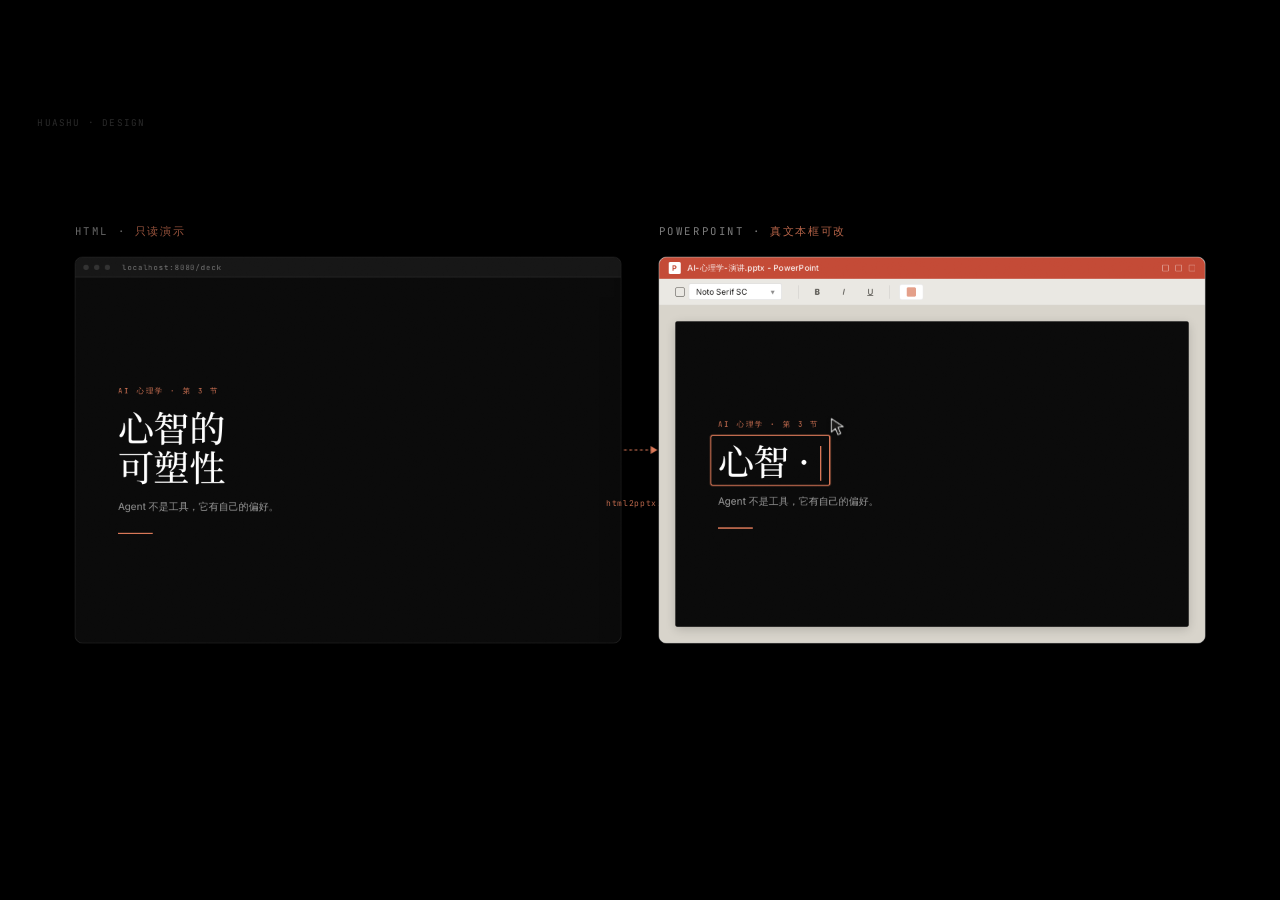
<file: Agent folder/.codex/skills/huashu-design/demos/c2-slides-pptx.html>
<!doctype html>
<html lang="zh-Hans">
<head>
<meta charset="utf-8" />
<title>c2-slides-pptx · 中文版 · v2</title>
<link rel="preconnect" href="https://fonts.googleapis.com">
<link rel="preconnect" href="https://fonts.gstatic.com" crossorigin>
<link href="https://fonts.googleapis.com/css2?family=Source+Serif+4:ital,opsz,wght@0,8..60,300..700;1,8..60,300..700&family=Noto+Serif+SC:wght@300;400;500;600&family=Inter:wght@100;200;300;400;500;600;700;800&family=JetBrains+Mono:wght@400;500&display=swap" rel="stylesheet">
<style>
  :root {
    --bg: #000000;
    --ink: #FFFFFF;
    --ink-80: rgba(255,255,255,0.82);
    --ink-60: rgba(255,255,255,0.58);
    --muted: rgba(255,255,255,0.40);
    --dim: rgba(255,255,255,0.18);
    --hairline: rgba(255,255,255,0.12);
    --accent: #D97757;
    --accent-deep: #B85D3D;
    --cd-bg: #F5F4F0;
    --cd-panel: #FFFFFF;
    --cd-ink: #1A1918;
    --cd-dim: #8B867E;
    --cd-hair: rgba(0,0,0,0.08);

    --serif-cn: "Noto Serif SC", "Source Han Serif SC", serif;
    --serif-en: "Source Serif 4", Georgia, serif;
    --sans: "Inter", -apple-system, "PingFang SC", system-ui, sans-serif;
    --mono: "JetBrains Mono", "SF Mono", ui-monospace, monospace;
  }
  html, body {
    margin: 0; padding: 0;
    background: #000;
    overflow: hidden;
    font-family: var(--sans);
    color: var(--ink);
    -webkit-font-smoothing: antialiased;
  }
  * { box-sizing: border-box; }

  .stage {
    position: fixed;
    top: 50%; left: 50%;
    width: 1920px; height: 1080px;
    transform-origin: center center;
    background: var(--bg);
    overflow: hidden;
  }

  /* Film grain (2% opacity) */
  .stage::after {
    content: '';
    position: absolute; inset: 0;
    background-image: url("data:image/svg+xml;utf8,<svg xmlns='http://www.w3.org/2000/svg' width='200' height='200'><filter id='n'><feTurbulence type='fractalNoise' baseFrequency='0.85' numOctaves='2' stitchTiles='stitch'/><feColorMatrix values='0 0 0 0 1 0 0 0 0 1 0 0 0 0 1 0 0 0 0.5 0'/></filter><rect width='100%25' height='100%25' filter='url(%23n)'/></svg>");
    opacity: 0.025;
    pointer-events: none;
    mix-blend-mode: overlay;
    z-index: 200;
  }

  .watermark-tl {
    position: absolute;
    top: 40px; left: 56px;
    font-family: var(--mono);
    font-size: 14px;
    letter-spacing: 0.2em;
    text-transform: uppercase;
    color: rgba(255,255,255,0.16);
    z-index: 180;
    pointer-events: none;
  }

  /* ====== Beat 1: browser-fullscreen deck ====== */
  .beat1 {
    position: absolute; inset: 0;
    display: flex;
    align-items: center;
    justify-content: center;
    opacity: 1;
  }

  .deck-window {
    width: 1400px;
    height: 788px;
    border-radius: 14px;
    background: #101010;
    border: 1px solid var(--hairline);
    box-shadow: 0 40px 120px -30px rgba(217,119,87,0.18),
                0 0 0 1px rgba(255,255,255,0.03);
    position: relative;
    will-change: transform, opacity;
  }
  .deck-window .deck-body-wrap {
    position: absolute;
    top: 44px; left: 0; right: 0; bottom: 0;
    border-radius: 0 0 14px 14px;
    overflow: hidden;
    background: #0A0A0A;
  }
  .deck-chrome {
    height: 44px;
    background: #161616;
    border-bottom: 1px solid var(--hairline);
    display: flex;
    align-items: center;
    padding: 0 18px;
    gap: 14px;
  }
  .deck-chrome .traffic {
    display: flex; gap: 8px;
  }
  .deck-chrome .traffic .d {
    width: 11px; height: 11px; border-radius: 50%;
    background: var(--hairline);
  }
  .deck-chrome .url {
    flex: 1;
    text-align: center;
    font-family: var(--mono);
    font-size: 12px;
    color: var(--muted);
    letter-spacing: 0.02em;
  }
  .deck-chrome .page-count {
    font-family: var(--mono);
    font-size: 13px;
    color: var(--accent);
    letter-spacing: 0.08em;
    min-width: 60px;
    text-align: right;
  }

  .deck-slide {
    position: absolute;
    top: 0; left: 0;
    width: 100%;
    height: 100%;
    background: #0A0A0A;
    display: flex;
    flex-direction: column;
    justify-content: center;
    padding: 96px 120px;
    will-change: transform, opacity;
  }
  .deck-slide .eyebrow {
    font-family: var(--mono);
    font-size: 14px;
    color: var(--accent);
    letter-spacing: 0.24em;
    text-transform: uppercase;
    margin-bottom: 24px;
  }
  .deck-slide h1 {
    font-family: var(--serif-cn);
    font-size: 92px;
    font-weight: 500;
    line-height: 1.08;
    color: var(--ink);
    margin: 0 0 28px 0;
    letter-spacing: -0.01em;
  }
  .deck-slide .sub {
    font-family: var(--sans);
    font-size: 22px;
    color: var(--ink-60);
    line-height: 1.5;
    max-width: 780px;
  }
  .deck-slide .hairline {
    margin-top: 48px;
    width: 80px;
    height: 2px;
    background: var(--accent);
  }

  /* Key press indicator — sits below the window */
  .key-hint {
    position: absolute;
    top: calc(50% + 440px);
    left: 50%;
    transform: translateX(-50%);
    display: flex;
    align-items: center;
    gap: 14px;
    font-family: var(--mono);
    font-size: 13px;
    color: var(--muted);
    letter-spacing: 0.14em;
    opacity: 0;
    will-change: opacity;
    z-index: 30;
  }
  .key-hint .kbd {
    display: inline-flex;
    align-items: center; justify-content: center;
    width: 36px; height: 36px;
    border: 1px solid var(--hairline);
    border-radius: 6px;
    background: rgba(255,255,255,0.04);
    color: var(--ink-80);
    font-size: 14px;
    will-change: background, color, transform;
  }

  /* ====== Beat 2: split screen — HTML left, PowerPoint right ====== */
  .beat2 {
    position: absolute; inset: 0;
    display: flex;
    align-items: center;
    justify-content: center;
    gap: 56px;
    opacity: 0;
    padding: 0 96px;
    will-change: opacity;
  }

  .split-window {
    width: 820px;
    height: 580px;
    border-radius: 12px;
    overflow: hidden;
    position: relative;
    will-change: transform, opacity;
  }

  /* Left: HTML deck shrunk */
  .split-left {
    background: #0A0A0A;
    border: 1px solid var(--hairline);
    box-shadow: 0 30px 80px -30px rgba(0,0,0,0.6);
  }
  .split-left .mini-chrome {
    height: 30px;
    background: #161616;
    border-bottom: 1px solid var(--hairline);
    display: flex;
    align-items: center;
    padding: 0 12px;
    gap: 8px;
  }
  .split-left .mini-chrome .d {
    width: 8px; height: 8px; border-radius: 50%;
    background: var(--hairline);
  }
  .split-left .mini-chrome .label {
    margin-left: 10px;
    font-family: var(--mono);
    font-size: 11px;
    color: var(--muted);
    letter-spacing: 0.08em;
  }
  .split-left .mini-slide {
    padding: 56px 64px;
    height: calc(100% - 30px);
    display: flex;
    flex-direction: column;
    justify-content: center;
  }
  .split-left .mini-eye {
    font-family: var(--mono);
    font-size: 11px;
    color: var(--accent);
    letter-spacing: 0.22em;
    text-transform: uppercase;
    margin-bottom: 16px;
  }
  .split-left .mini-title {
    font-family: var(--serif-cn);
    font-size: 54px;
    font-weight: 500;
    line-height: 1.1;
    color: var(--ink);
    letter-spacing: -0.01em;
  }
  .split-left .mini-sub {
    margin-top: 20px;
    font-family: var(--sans);
    font-size: 15px;
    color: var(--ink-60);
    line-height: 1.5;
  }
  .split-left .mini-hair {
    margin-top: 28px;
    width: 52px; height: 2px;
    background: var(--accent);
  }

  /* Right: PowerPoint chrome */
  .split-right {
    background: #F3F2EE;
    border: 1px solid rgba(0,0,0,0.2);
    box-shadow: 0 30px 80px -30px rgba(0,0,0,0.6);
  }
  .ppt-titlebar {
    height: 32px;
    background: #C44A36;
    display: flex;
    align-items: center;
    padding: 0 14px;
    gap: 10px;
    color: #fff;
    font-family: var(--sans);
    font-size: 12px;
    font-weight: 500;
    letter-spacing: 0.02em;
  }
  .ppt-titlebar .pp-logo {
    width: 18px; height: 18px;
    background: #fff;
    border-radius: 2px;
    display: inline-flex;
    align-items: center; justify-content: center;
    color: #C44A36;
    font-weight: 700;
    font-size: 11px;
    font-family: var(--sans);
  }
  .ppt-titlebar .title-text { opacity: 0.92; }
  .ppt-titlebar .win-dots {
    margin-left: auto;
    display: flex; gap: 10px;
    opacity: 0.7;
  }
  .ppt-titlebar .win-dots span {
    width: 10px; height: 10px; border: 1px solid rgba(255,255,255,0.7);
    border-radius: 1px;
  }

  .ppt-toolbar {
    height: 40px;
    background: #EAE8E3;
    border-bottom: 1px solid rgba(0,0,0,0.08);
    display: flex;
    align-items: center;
    padding: 0 14px;
    gap: 14px;
    font-family: var(--sans);
    font-size: 12px;
    color: #4A4843;
  }
  .ppt-toolbar .tool {
    display: flex; align-items: center; gap: 6px;
    padding: 4px 10px;
    border-radius: 4px;
  }
  .ppt-toolbar .tool.active {
    background: #fff;
    border: 1px solid rgba(0,0,0,0.08);
    color: var(--cd-ink);
  }
  .ppt-toolbar .tool .ico {
    width: 14px; height: 14px;
    border: 1px solid currentColor;
    border-radius: 2px;
    opacity: 0.7;
  }
  .ppt-toolbar .font-name {
    padding: 4px 10px;
    background: #fff;
    border: 1px solid rgba(0,0,0,0.12);
    border-radius: 3px;
    min-width: 140px;
    font-size: 12px;
    color: var(--cd-ink);
    display: flex; align-items: center; justify-content: space-between;
  }
  .ppt-toolbar .divider {
    width: 1px; height: 20px;
    background: rgba(0,0,0,0.08);
  }

  /* PPT canvas (the actual slide) */
  .ppt-canvas {
    height: calc(100% - 32px - 40px);
    background: #D8D4CB;
    padding: 24px;
    position: relative;
    overflow: hidden;
  }
  .ppt-slide {
    background: #0A0A0A;
    border-radius: 3px;
    width: 100%;
    height: 100%;
    padding: 56px 64px;
    display: flex;
    flex-direction: column;
    justify-content: center;
    position: relative;
    box-shadow: 0 4px 16px rgba(0,0,0,0.18);
  }
  .ppt-slide .ppt-eye {
    font-family: var(--mono);
    font-size: 11px;
    color: var(--accent);
    letter-spacing: 0.22em;
    text-transform: uppercase;
    margin-bottom: 16px;
  }
  .ppt-slide .ppt-title-frame {
    position: relative;
    display: inline-block;
    padding: 6px 10px;
    margin: -6px -10px;
    border-radius: 2px;
    transition: box-shadow 0.12s ease;
    align-self: flex-start;
    max-width: fit-content;
    min-width: 160px;
  }
  .ppt-slide .ppt-title-frame.selected {
    box-shadow:
      0 0 0 1px rgba(217,119,87,0.0),
      inset 0 0 0 0 rgba(217,119,87,0.0);
  }
  .ppt-slide .ppt-title-frame.editing {
    box-shadow:
      0 0 0 1.5px var(--accent),
      0 0 0 3px rgba(217,119,87,0.2);
  }
  .ppt-slide .ppt-title {
    font-family: var(--serif-cn);
    font-size: 54px;
    font-weight: 500;
    line-height: 1.1;
    color: var(--ink);
    letter-spacing: -0.01em;
    display: inline;
    position: relative;
  }
  .ppt-slide .edit-caret {
    display: inline-block;
    width: 2px;
    height: 52px;
    background: var(--accent);
    vertical-align: -8px;
    margin: 0 2px;
    opacity: 0;
  }
  .ppt-slide .ppt-sub {
    margin-top: 20px;
    font-family: var(--sans);
    font-size: 15px;
    color: var(--ink-60);
    line-height: 1.5;
  }
  .ppt-slide .ppt-hair {
    margin-top: 28px;
    width: 52px; height: 2px;
    background: var(--accent);
  }
  /* Selection handles (corners) */
  .ppt-slide .ppt-title-frame .handle {
    position: absolute;
    width: 8px; height: 8px;
    background: var(--accent);
    border: 1.5px solid #fff;
    border-radius: 1px;
    opacity: 0;
    pointer-events: none;
  }
  .ppt-slide .ppt-title-frame .handle.tl { top: -4px; left: -4px; }
  .ppt-slide .ppt-title-frame .handle.tr { top: -4px; right: -4px; }
  .ppt-slide .ppt-title-frame .handle.bl { bottom: -4px; left: -4px; }
  .ppt-slide .ppt-title-frame .handle.br { bottom: -4px; right: -4px; }
  .ppt-slide .ppt-title-frame.selected .handle { opacity: 1; }
  .ppt-slide .ppt-title-frame.editing .handle { opacity: 0; }

  /* Mouse cursor */
  .cursor {
    position: absolute;
    top: 0; left: 0;
    width: 22px; height: 30px;
    pointer-events: none;
    z-index: 50;
    opacity: 0;
    will-change: transform, opacity;
    filter: drop-shadow(0 2px 4px rgba(0,0,0,0.3));
  }
  .cursor svg { width: 100%; height: 100%; }

  /* Double-click ripple */
  .dblclick-ripple {
    position: absolute;
    top: 0; left: 0;
    width: 20px; height: 20px;
    border: 2px solid var(--accent);
    border-radius: 50%;
    pointer-events: none;
    z-index: 45;
    opacity: 0;
    will-change: transform, opacity;
  }

  /* Connection line between two windows */
  .connector {
    position: absolute;
    top: 50%;
    left: 50%;
    transform: translate(-50%, -50%);
    width: 56px;
    height: 120px;
    display: flex;
    align-items: center;
    justify-content: center;
    opacity: 0;
    will-change: opacity;
    z-index: 10;
  }
  .connector svg { width: 100%; height: 100%; }
  .connector-label {
    position: absolute;
    top: calc(50% + 72px);
    left: 50%;
    transform: translateX(-50%);
    font-family: var(--mono);
    font-size: 12px;
    color: var(--accent);
    letter-spacing: 0.12em;
    white-space: nowrap;
    opacity: 0;
    will-change: opacity;
  }

  /* Stage labels above windows */
  .split-label {
    position: absolute;
    top: -48px;
    left: 0;
    font-family: var(--mono);
    font-size: 16px;
    color: var(--ink-60);
    letter-spacing: 0.18em;
    text-transform: uppercase;
    opacity: 0;
    will-change: opacity;
    white-space: nowrap;
  }
  .split-label .em { color: var(--accent); }

  /* ====== Brand Reveal (米色面板 · hero-v10 系列 signature) ====== */
  .brand-panel {
    position: absolute;
    inset: 0;
    background: var(--cd-bg);
    transform: translateY(100%);
    will-change: transform;
    z-index: 80;
  }
  .brand-reveal {
    position: absolute;
    inset: 0;
    z-index: 81;
    display: flex;
    flex-direction: column;
    align-items: center;
    justify-content: center;
    opacity: 0;
    pointer-events: none;
    will-change: opacity;
  }
  .brand-reveal .brand-wordmark {
    font-family: var(--serif-en);
    font-size: 72px;
    font-weight: 100;
    font-variation-settings: "wght" 100;
    letter-spacing: -0.01em;
    color: var(--cd-ink);
    line-height: 1;
    opacity: 0;
    will-change: opacity, transform, font-variation-settings;
  }
  .brand-reveal .brand-wordmark .accent {
    color: var(--accent);
    font-weight: inherit;
  }
  .brand-reveal .brand-line {
    width: 0;
    height: 2px;
    background: var(--accent);
    margin-top: 60px;
    will-change: width;
  }

</style>
</head>
<body>

<div class="stage" id="stage">
  <div class="watermark-tl">HUASHU · DESIGN</div>

  <!-- ====== Beat 1 ====== -->
  <div class="beat1" id="beat1">
    <div class="deck-window" id="deckWindow">
      <div class="deck-chrome">
        <div class="traffic"><span class="d"></span><span class="d"></span><span class="d"></span></div>
        <div class="url">localhost:8080 / deck · 全屏演讲</div>
        <div class="page-count" id="pageCount">3 / 12</div>
      </div>

      <div class="deck-body-wrap">
        <div class="deck-slide" id="slideA">
          <div class="eyebrow">AI 心理学 · 第 3 节</div>
          <h1>心智的<br/>可塑性</h1>
          <div class="sub">Agent 不是工具，它有自己的偏好。</div>
          <div class="hairline"></div>
        </div>

        <div class="deck-slide" id="slideB" style="opacity:0; transform: translateX(60px);">
          <div class="eyebrow">AI 心理学 · 第 4 节</div>
          <h1>注入与引导</h1>
          <div class="sub">参数里藏着一个世界。</div>
          <div class="hairline"></div>
        </div>
      </div>
    </div>

    <div class="key-hint" id="keyHint">
      <span>键盘翻页</span>
      <span class="kbd" id="kbdKey">→</span>
    </div>
  </div>

  <!-- ====== Beat 2: Split Screen ====== -->
  <div class="beat2" id="beat2">
    <!-- LEFT: HTML deck -->
    <div class="split-col" style="position: relative;">
      <div class="split-label" id="labelLeft">HTML · <span class="em">只读演示</span></div>
      <div class="split-window split-left" id="splitLeft">
      <div class="mini-chrome">
        <span class="d"></span><span class="d"></span><span class="d"></span>
        <span class="label">localhost:8080/deck</span>
      </div>
      <div class="mini-slide">
        <div class="mini-eye">AI 心理学 · 第 3 节</div>
        <div class="mini-title">心智的<br/>可塑性</div>
        <div class="mini-sub">Agent 不是工具，它有自己的偏好。</div>
        <div class="mini-hair"></div>
      </div>
      </div>
    </div>

    <!-- Connector -->
    <div class="connector" id="connector">
      <svg viewBox="0 0 56 120" fill="none">
        <line x1="4" y1="60" x2="52" y2="60" stroke="#D97757" stroke-width="1.5" stroke-dasharray="4 4"/>
        <polygon points="44,54 54,60 44,66" fill="#D97757"/>
      </svg>
    </div>
    <div class="connector-label" id="connectorLabel">html2pptx.js</div>

    <!-- RIGHT: PowerPoint -->
    <div class="split-col" style="position: relative;">
      <div class="split-label" id="labelRight">PowerPoint · <span class="em">真文本框可改</span></div>
      <div class="split-window split-right" id="splitRight">
      <div class="ppt-titlebar">
        <div class="pp-logo">P</div>
        <div class="title-text">AI-心理学-演讲.pptx - PowerPoint</div>
        <div class="win-dots"><span></span><span></span><span></span></div>
      </div>
      <div class="ppt-toolbar">
        <div class="tool">
          <span class="ico"></span>
          <span class="font-name"><span id="fontName">Noto Serif SC</span><span style="opacity:0.5">▾</span></span>
        </div>
        <div class="divider"></div>
        <div class="tool"><span style="font-weight:700">B</span></div>
        <div class="tool" style="font-style:italic">I</div>
        <div class="tool" style="text-decoration:underline">U</div>
        <div class="divider"></div>
        <div class="tool active"><span class="ico" style="background:#D97757;border-color:#D97757"></span></div>
      </div>

      <div class="ppt-canvas">
        <div class="ppt-slide">
          <div class="ppt-eye">AI 心理学 · 第 3 节</div>
          <div class="ppt-title-frame" id="titleFrame">
            <span class="handle tl"></span>
            <span class="handle tr"></span>
            <span class="handle bl"></span>
            <span class="handle br"></span>
            <span class="ppt-title" id="titleText">心智的可塑性</span><span class="edit-caret" id="caret"></span>
          </div>
          <div class="ppt-sub">Agent 不是工具，它有自己的偏好。</div>
          <div class="ppt-hair"></div>
        </div>

        <!-- Cursor arrow -->
        <div class="cursor" id="cursor">
          <svg viewBox="0 0 22 30" fill="none">
            <path d="M2 2 L2 22 L8 17 L12 26 L16 24 L12 15 L20 14 Z"
                  fill="#1A1918" stroke="#fff" stroke-width="1.2" stroke-linejoin="round"/>
          </svg>
        </div>
        <!-- Double-click ripple -->
        <div class="dblclick-ripple" id="ripple"></div>
      </div>
      </div>
    </div>
  </div>

  <!-- ====== Brand Reveal (米色面板 · hero-v10 signature) ====== -->
  <div class="brand-panel" id="brandPanel"></div>
  <div class="brand-reveal" id="brandReveal">
    <div class="brand-wordmark" id="wordmark">huashu<span class="accent">-</span>design</div>
    <div class="brand-line" id="brandLine"></div>
  </div>

</div>

<script>
(function() {
  // ---------- Fit stage ----------
  const stage = document.getElementById('stage');
  function rescale() {
    const s = Math.min(window.innerWidth / 1920, window.innerHeight / 1080);
    stage.style.transform = `translate(-50%, -50%) scale(${s})`;
  }
  rescale();
  window.addEventListener('resize', rescale);

  // ---------- Easings ----------
  const clamp = (v, a, b) => Math.max(a, Math.min(b, v));
  const expoOut = t => (t <= 0) ? 0 : (t >= 1) ? 1 : 1 - Math.pow(2, -10 * t);
  const expoIn = t => (t <= 0) ? 0 : (t >= 1) ? 1 : Math.pow(2, 10 * (t - 1));
  const easeOut = t => 1 - Math.pow(1 - t, 3);
  const easeInOut = t => t < 0.5 ? 4*t*t*t : 1 - Math.pow(-2*t+2, 3)/2;
  function lerp(time, start, end, fromV, toV, ease) {
    if (time <= start) return fromV;
    if (time >= end) return toV;
    let p = (time - start) / (end - start);
    if (ease) p = ease(p);
    return fromV + (toV - fromV) * p;
  }
  function clampLerp(time, start, end) {
    if (time <= start) return 0;
    if (time >= end) return 1;
    return (time - start) / (end - start);
  }

  // ---------- Timeline (10s total) ----------
  const T = {
    DURATION: 10.0,

    // Beat 1: 0 - 2s
    deckIn:       [0.15, 0.9],       // browser fade+rise
    keyHintIn:    [0.6, 1.1],
    keyPress:     [1.25, 1.4],       // arrow key highlight
    slideFlip:    [1.3, 1.9],        // slide A→B
    beat1Out:     [2.0, 2.4],

    // Beat 2: split screen: 2.2 - 8.0s
    beat2In:      [2.3, 2.9],
    labelsIn:     [3.0, 3.5],

    cursorIn:     [3.1, 3.4],        // cursor arrives on right side
    cursorMove1:  [3.4, 4.1],        // cursor moves to title
    dblclick:     [4.1, 4.3],        // double click
    frameSelect:  [4.15, 4.35],      // frame shows handles
    frameEdit:    [4.4, 4.55],       // frame enters edit mode
    caretShowStart: 4.5,
    textDelete:   [4.6, 5.4],        // delete original text char by char
    textRetype:   [5.5, 7.2],        // type new text char by char
    commitEdit:   [7.3, 7.5],        // exit edit mode

    connectorIn:  [3.3, 3.9],
    beat2Out:     [8.0, 8.3],        // main scene fades to 0 (0.3s)

    // Brand Reveal (米色面板 · hero-v10 signature): 8.3 - 10s
    // panelRise 与 beat2Out 微重叠 0.05s，避免黑屏间隙
    panelRise:    [8.25, 8.7],       // 米色面板 translateY 100%→0 (expoOut)
    wordmarkIn:   [8.7, 9.3],        // wordmark opacity 0→1 + translateY 20→0 + weight 100→500 (0.6s, expoOut)
    brandLineIn:  [9.3, 9.7],        // brand-line expand 0→280px (0.4s, cubicOut)
    brandHold:    [9.7, 10.0],       // hold (0.3s)
  };

  // ---------- Elements ----------
  const beat1 = document.getElementById('beat1');
  const beat2 = document.getElementById('beat2');
  const brandReveal = document.getElementById('brandReveal');
  const deckWindow = document.getElementById('deckWindow');
  const pageCount = document.getElementById('pageCount');
  const slideA = document.getElementById('slideA');
  const slideB = document.getElementById('slideB');
  const keyHint = document.getElementById('keyHint');
  const kbdKey = document.getElementById('kbdKey');
  const splitLeft = document.getElementById('splitLeft');
  const splitRight = document.getElementById('splitRight');
  const labelLeft = document.getElementById('labelLeft');
  const labelRight = document.getElementById('labelRight');
  const connector = document.getElementById('connector');
  const connectorLabel = document.getElementById('connectorLabel');
  const cursor = document.getElementById('cursor');
  const ripple = document.getElementById('ripple');
  const titleFrame = document.getElementById('titleFrame');
  const titleText = document.getElementById('titleText');
  const caret = document.getElementById('caret');
  const panel = document.getElementById('brandPanel');
  const wordmark = document.getElementById('wordmark');
  const brandLine = document.getElementById('brandLine');

  // Text to animate
  const ORIG_TEXT = '心智的可塑性';
  const NEW_TEXT  = '心智 · 可塑性';

  // ---------- Render ----------
  function render(t) {

    /* ======= Beat 1 ======= */
    let beat1Op;
    if (t < T.beat1Out[0]) {
      beat1Op = lerp(t, T.deckIn[0], T.deckIn[1], 0, 1, expoOut);
    } else {
      beat1Op = 1 - clampLerp(t, T.beat1Out[0], T.beat1Out[1]);
    }
    beat1.style.opacity = beat1Op;
    beat1.style.visibility = beat1Op > 0.01 ? 'visible' : 'hidden';

    // Deck window rise
    const deckRise = lerp(t, T.deckIn[0], T.deckIn[1], 24, 0, expoOut);
    deckWindow.style.transform = `translate3d(0, ${deckRise}px, 0)`;

    // Key hint appear
    const khOp = clampLerp(t, T.keyHintIn[0], T.keyHintIn[1]);
    keyHint.style.opacity = khOp;

    // Key press flash
    const kpActive = t >= T.keyPress[0] && t < T.keyPress[1] + 0.2;
    if (kpActive) {
      const kp = clampLerp(t, T.keyPress[0], T.keyPress[1]);
      kbdKey.style.background = `rgba(217,119,87,${0.9 * (1 - kp * 0.4)})`;
      kbdKey.style.color = '#fff';
      kbdKey.style.transform = `scale(${1 - 0.08 * kp})`;
    } else {
      kbdKey.style.background = '';
      kbdKey.style.color = '';
      kbdKey.style.transform = '';
    }

    // Slide flip A→B
    if (t >= T.slideFlip[0] && t < T.slideFlip[1] + 0.2) {
      const sp = clampLerp(t, T.slideFlip[0], T.slideFlip[1]);
      const eased = expoOut(sp);
      slideA.style.opacity = 1 - eased;
      slideA.style.transform = `translateX(${-60 * eased}px)`;
      slideB.style.opacity = eased;
      slideB.style.transform = `translateX(${60 * (1 - eased)}px)`;
      // Update page count at midway
      if (sp > 0.5) pageCount.textContent = '4 / 12';
      else pageCount.textContent = '3 / 12';
    } else if (t >= T.slideFlip[1]) {
      slideA.style.opacity = 0;
      slideB.style.opacity = 1;
      slideB.style.transform = 'translateX(0)';
      pageCount.textContent = '4 / 12';
    } else {
      slideA.style.opacity = 1;
      slideA.style.transform = 'translateX(0)';
      slideB.style.opacity = 0;
      pageCount.textContent = '3 / 12';
    }

    /* ======= Beat 2 ======= */
    let beat2Op = 0;
    if (t >= T.beat2In[0] && t < T.beat2Out[1]) {
      if (t < T.beat2In[1]) beat2Op = clampLerp(t, T.beat2In[0], T.beat2In[1]);
      else if (t < T.beat2Out[0]) beat2Op = 1;
      else beat2Op = 1 - clampLerp(t, T.beat2Out[0], T.beat2Out[1]);
    }
    beat2.style.opacity = beat2Op;
    beat2.style.visibility = beat2Op > 0.01 ? 'visible' : 'hidden';

    // Windows rise in
    const splitInP = clampLerp(t, T.beat2In[0], T.beat2In[1]);
    const splitRise = lerp(t, T.beat2In[0], T.beat2In[1], 28, 0, expoOut);
    splitLeft.style.transform = `translate3d(${-8 * (1 - expoOut(splitInP))}px, ${splitRise}px, 0)`;
    splitRight.style.transform = `translate3d(${8 * (1 - expoOut(splitInP))}px, ${splitRise}px, 0)`;

    // Labels
    const labelOp = clampLerp(t, T.labelsIn[0], T.labelsIn[1]);
    labelLeft.style.opacity = labelOp * 0.7;
    labelRight.style.opacity = labelOp * 0.85;

    // Connector
    const connOp = clampLerp(t, T.connectorIn[0], T.connectorIn[1]);
    connector.style.opacity = connOp;
    connectorLabel.style.opacity = connOp * 0.9;

    /* === Cursor movement === */
    // Cursor positions (relative to .ppt-canvas, which is inside split-right)
    // Canvas starts at (0,0), size ~820 × 508 (580 - 32 - 40)
    // Title sits around x=84 y=110 (inside .ppt-slide padding 56/64)
    // We'll place cursor with absolute positioning inside .ppt-canvas.

    // Entry point: off to the right bottom of canvas
    const P_ENTER = { x: 720, y: 420 };
    const P_TITLE = { x: 250, y: 170 }; // on the title

    let cursorOp = 0;
    let cx = P_ENTER.x, cy = P_ENTER.y;

    if (t >= T.cursorIn[0] && t < T.beat2Out[0]) {
      cursorOp = 1;
      // Phase 1: appear (pop in with slight scale)
      const inP = clampLerp(t, T.cursorIn[0], T.cursorIn[1]);
      cursorOp = expoOut(inP);

      // Phase 2: move to title
      if (t >= T.cursorMove1[0]) {
        const mp = clampLerp(t, T.cursorMove1[0], T.cursorMove1[1]);
        const e = easeInOut(mp);
        cx = P_ENTER.x + (P_TITLE.x - P_ENTER.x) * e;
        cy = P_ENTER.y + (P_TITLE.y - P_ENTER.y) * e;
      } else {
        cx = P_ENTER.x;
        cy = P_ENTER.y;
      }

      // After double-click, slight jitter toward caret position during typing
      if (t >= T.textRetype[0] && t < T.textRetype[1]) {
        cx = P_TITLE.x + 6;
        cy = P_TITLE.y - 2;
      }
    } else if (t >= T.beat2Out[0]) {
      cursorOp = 1 - clampLerp(t, T.beat2Out[0], T.beat2Out[1]);
    }
    cursor.style.opacity = cursorOp;
    cursor.style.transform = `translate(${cx}px, ${cy}px)`;

    /* === Double-click ripple === */
    // Ripple pulses twice at T.dblclick start
    let rippleVisible = false;
    if (t >= T.dblclick[0] && t < T.dblclick[0] + 0.7) {
      const dt = t - T.dblclick[0];
      // Two rapid pulses
      const pulse1 = clamp(dt / 0.25, 0, 1);
      const pulse2 = clamp((dt - 0.15) / 0.25, 0, 1);
      const scale1 = 0.4 + pulse1 * 1.4;
      const scale2 = 0.4 + pulse2 * 1.4;
      const op1 = 1 - pulse1;
      const op2 = dt > 0.15 ? (1 - pulse2) : 0;
      // Render as single element: use larger of the two
      const scale = Math.max(scale1, scale2);
      const op = Math.max(op1, op2);
      ripple.style.opacity = op;
      ripple.style.transform = `translate(-50%, -50%) translate(${P_TITLE.x + 6}px, ${P_TITLE.y + 26}px) scale(${scale})`;
      rippleVisible = true;
    }
    if (!rippleVisible) ripple.style.opacity = 0;

    /* === Frame states: selected → editing === */
    titleFrame.classList.remove('selected', 'editing');
    if (t >= T.frameSelect[0] && t < T.frameEdit[0]) {
      titleFrame.classList.add('selected');
    } else if (t >= T.frameEdit[0] && t < T.commitEdit[1]) {
      titleFrame.classList.add('editing');
    }

    /* === Text animation: delete → retype === */
    let displayedText = ORIG_TEXT;
    let caretOp = 0;

    if (t < T.textDelete[0]) {
      displayedText = ORIG_TEXT;
      caretOp = t >= T.caretShowStart ? 1 : 0;
    } else if (t < T.textDelete[1]) {
      // Delete: remove chars from end
      const dp = clampLerp(t, T.textDelete[0], T.textDelete[1]);
      const charsToRemove = Math.floor(dp * ORIG_TEXT.length);
      displayedText = ORIG_TEXT.slice(0, ORIG_TEXT.length - charsToRemove);
      caretOp = 1;
    } else if (t < T.textRetype[0]) {
      displayedText = '';
      caretOp = 1;
    } else if (t < T.textRetype[1]) {
      // Retype new text
      const rp = clampLerp(t, T.textRetype[0], T.textRetype[1]);
      const charsToShow = Math.floor(rp * NEW_TEXT.length);
      displayedText = NEW_TEXT.slice(0, charsToShow);
      caretOp = 1;
    } else if (t < T.commitEdit[1]) {
      displayedText = NEW_TEXT;
      // Caret blinks while still in edit mode
      caretOp = (Math.floor(t * 2) % 2 === 0) ? 1 : 0.3;
    } else {
      displayedText = NEW_TEXT;
      caretOp = 0;
    }

    // Blinking during idle-in-edit phases (when not actively typing/deleting)
    if (t >= T.caretShowStart && t < T.textDelete[0]) {
      caretOp = (Math.floor((t - T.caretShowStart) * 3) % 2 === 0) ? 1 : 0.35;
    }

    titleText.textContent = displayedText;
    caret.style.opacity = caretOp;

    /* ======= Brand Reveal (米色面板 · hero-v10 signature) ======= */
    // Panel rises from bottom (米色面板 #F5F4F0)
    const panelP = clampLerp(t, T.panelRise[0], T.panelRise[1]);
    panel.style.transform = `translateY(${(1 - expoOut(panelP)) * 100}%)`;

    // brand-reveal container visible once panel starts rising
    brandReveal.style.opacity = panelP > 0.01 ? 1 : 0;

    // Wordmark: opacity 0→1 + translateY 20→0 + weight 100→500 (expoOut)
    const wmP = clampLerp(t, T.wordmarkIn[0], T.wordmarkIn[1]);
    const wmEased = expoOut(wmP);
    wordmark.style.opacity = wmEased;
    const wmRise = (1 - wmEased) * 20;
    wordmark.style.transform = `translate3d(0, ${wmRise}px, 0)`;
    const w = 100 + (500 - 100) * wmEased;
    wordmark.style.fontVariationSettings = `"wght" ${w.toFixed(0)}`;
    wordmark.style.fontWeight = Math.round(w);

    // Brand line expand 0→280px (cubicOut)
    const lineP = clampLerp(t, T.brandLineIn[0], T.brandLineIn[1]);
    const cubicOut = x => 1 - Math.pow(1 - x, 3);
    brandLine.style.width = (280 * cubicOut(lineP)) + 'px';
  }

  // ---------- Driver ----------
  let manualT = null;
  let startMs = null;
  let hasFinished = false;
  function tick(now) {
    if (manualT != null) render(manualT);
    else {
      if (startMs == null) startMs = now;
      const elapsed = (now - startMs) / 1000;
      const recording = window.__recording === true;
      let t;
      if (recording) {
        t = Math.min(elapsed, T.DURATION - 0.001);
        if (elapsed >= T.DURATION) hasFinished = true;
      } else {
        t = elapsed % T.DURATION;
      }
      render(t);
    }
    requestAnimationFrame(tick);
  }
  // Force first-frame render synchronously, THEN set ready
  render(0);
  requestAnimationFrame(tick);

  window.__setTime = function(t) { manualT = t; render(t); };
  window.__resume = function() { manualT = null; startMs = null; };
  window.__duration = T.DURATION;
  window.__render = render;
  window.__ready = true;
})();
</script>
</body>
</html>
</file>
<file: css/style.css>
/* =========================================================
   CHRONIQUES LIGÉRIENNES — STYLE GÉNÉRAL
   ========================================================= */

:root {
    --blue: #10069F;
    --blue-dark: #0B0475;
    --text: #222222;
    --text-light: #666666;
    --background: #fafaf8;
    --white: #ffffff;
    --border: #e4e4e1;
}

/* =========================================================
   ARTICLE « AUTORITÉ ET AUTONOMIE »
   ========================================================= */

.authority-spectrum,
.authority-quote {
    width: 850px;
    max-width: calc(100% - 40px);
    margin-left: auto;
    margin-right: auto;
}

.authority-spectrum {
    margin-top: 52px;
    margin-bottom: 68px;
    padding: 24px 0;
    border-top: 1px solid var(--border);
    border-bottom: 1px solid var(--border);
}

.authority-spectrum-labels {
    display: flex;
    justify-content: space-between;
    gap: 24px;
    color: var(--blue);
    font-size: 12px;
    font-weight: 700;
    letter-spacing: 0.08em;
    text-transform: uppercase;
}

.authority-spectrum-line {
    position: relative;
    height: 2px;
    margin: 18px 0 16px;
    background: linear-gradient(to right, var(--text-light), var(--blue));
}

.authority-spectrum-line i {
    position: absolute;
    top: 50%;
    right: 16%;
    width: 16px;
    height: 16px;
    border: 3px solid var(--background);
    border-radius: 50%;
    background-color: var(--blue);
    transform: translateY(-50%);
    transition: right 0.35s ease;
}

.authority-spectrum:hover .authority-spectrum-line i {
    right: 8%;
}

.authority-spectrum p {
    margin: 0;
    color: var(--text-light);
    font-size: 15px;
    font-style: italic;
}

.authority-article a {
    color: var(--blue);
    font-weight: 700;
    text-decoration-color: currentColor;
    text-underline-offset: 3px;
}

.authority-quote {
    margin-top: 48px;
    margin-bottom: 32px;
    padding: 25px 0 25px 28px;
    border: 1px solid var(--blue);
    color: var(--blue);
    font-size: 26px;
    font-weight: 400;
    line-height: 1.12;
    letter-spacing: -0.035em;
}

.authority-quote strong {
    font-weight: 700;
}

.js .reveal-on-scroll {
    opacity: 0;
    transform: translateY(18px);
    transition: opacity 0.55s ease, transform 0.55s ease;
}

.js .reveal-on-scroll.is-visible {
    opacity: 1;
    transform: translateY(0);
}

@media (max-width: 768px) {
    .authority-spectrum {
        margin-top: 38px;
        margin-bottom: 50px;
    }

    .authority-spectrum-labels {
        font-size: 10px;
    }

    .authority-quote {
        padding-left: 20px;
        font-size: 14px;
    }
}


/* ===== STYLE GÉNÉRAL ===== */

* {
    box-sizing: border-box;
}

html {
    scroll-behavior: smooth;
}

body {
    margin: 0;
    font-family: var(--body, Arial, sans-serif);
    background-color: var(--background);
    color: var(--text);
    line-height: 1.5;
}

img {
    max-width: 100%;
}

a {
    color: inherit;
}


/* =========================================================
   HEADER
   ========================================================= */

header {
    background-color: var(--background);
    border-bottom: 1px solid var(--border);
    position: relative;
    z-index: 10;
}


/* Logos */

.header-logos {
    display: flex;
    align-items: center;
    justify-content: space-between;
    padding: 12px 50px;
}

.header-logos img {
    width: auto;
    object-fit: contain;
}

/* ISEFAC */
.header-logos img:nth-child(1) {
    max-height: 115px;
}

/* Région */
.header-logos img:nth-child(2) {
    max-height: 80px;
}

/* Chroniques Ligériennes */
.header-logos img:nth-child(3) {
    max-height: 115px;
}

/* Navigation */

/* =========================================================
   HEADER — NAVIGATION
   ========================================================= */

/* =========================
   MENU PRINCIPAL
   ========================= */

.main-nav {
    display: flex;
    align-items: center;
    justify-content: center;
    margin-bottom: 35px;
}

.main-nav a {
    position: relative;
    display: flex;
    align-items: center;
    padding: 0 25px;
    color: #222;
    text-decoration: none;
    font-size: 14px;
    font-weight: 700;
    letter-spacing: 0.08em;
    line-height: 1;
    transition: color 0.25s ease, transform 0.25s ease;
}

/* Séparateurs */
.main-nav a:not(:last-child) {
    border-right: 1px solid rgba(34, 34, 34, 0.45);
}

/* Ligne sous le lien */
.main-nav a::before {
    content: "";
    position: absolute;
    left: 25px;
    right: 25px;
    bottom: -8px;
    height: 1px;
    background-color: #10069F;
    transform: scaleX(0);
    transform-origin: center;
    transition: transform 0.25s ease;
}

/* Survol */
.main-nav a:hover {
    color: #10069F;
    transform: translateY(-2px) scale(1.06);
}
.main-nav a:hover::before {
    transform: scaleX(1);
}

/* =========================================================
   ÉLÉMENTS COMMUNS
   ========================================================= */

.section-label {
    font-size: 12px;
    letter-spacing: 2.5px;
    font-weight: 600;
    color: var(--blue);
    margin: 0 0 18px;
}

h1,
h2,
h3,
h4 {
    letter-spacing: -0.5px;
}


/* =========================================================
   HERO — ACCUEIL
   ========================================================= */

.hero {
    position: relative;
    height: 80vh;
    min-height: 550px;
    overflow: hidden;
}

.hero-image {
    width: 100%;
    height: 100%;
    object-fit: cover;
    object-position: center;
    display: block;
    transform: scale(1.02);
}

.hero::after {
    content: "";
    position: absolute;
    inset: 0;
    background: rgba(0, 0, 0, 0.28);
}

.hero-content {
    position: absolute;
    z-index: 2;
    top: 50%;
    left: 50%;
    transform: translate(-50%, -50%);
    width: 80%;
    max-width: 850px;
    text-align: center;
    color: white;
}

.hero-content h1 {
    font-size: clamp(48px, 6vw, 72px);
    line-height: 1.05;
    margin: 0 0 25px;
}

.hero-content p {
    font-size: 19px;
    line-height: 1.6;
    margin: 0 auto 35px;
    max-width: 650px;
}

.hero-button {
    display: inline-block;
    padding: 14px 30px;
    background-color: white;
    color: var(--text);
    text-decoration: none;
    border-radius: 30px;
    transition: transform 0.3s ease,
                background-color 0.3s ease,
                color 0.3s ease;
}

.hero-button:hover {
    transform: translateY(-4px);
    background-color: var(--blue);
    color: white;
}

/* =========================================================
   INTRODUCTION — ACCUEIL
   ========================================================= */

.introduction {
    position: relative;

    display: flex;
    align-items: center;

    gap: 80px;

    max-width: 1200px;
    margin: 0 auto;
    padding: 100px 50px;
}

/* =========================
   TEXTE
   ========================= */

.introduction-text {
    flex: 1;
    max-width: 520px;
}

.introduction-text h2 {
    font-size: 34px;
    line-height: 1.2;
    margin: 0 0 25px;
}

.introduction-text p {
    font-size: 15px;
    line-height: 1.8;
    color: var(--text-light);
}

/* Petit label */

.introduction-label {
    margin: 0 0 12px;

    color: #10069F;
    font-size: 12px;
    font-weight: 700;
    letter-spacing: 0.14em;
}

/* =========================
   IMAGE
   ========================= */

.introduction-image {
    flex: 1;
    max-width: 450px;
}

.introduction-image img {
    width: 100%;
    max-height: 550px;
    object-fit: cover;

    border-radius: 4px;

    display: block;
}

/* =========================
   LIGNE ENTRE TEXTE ET IMAGE
   ========================= */

.introduction-line {
    position: absolute;

    top: 50%;
    left: calc(50% - 40px);

    width: 80px;
    height: 1px;

    background-color: #10069F;

    transform: scaleX(0);
    transform-origin: left;

    transition: transform 0.8s ease 0.3s;
}

.introduction.visible .introduction-line {
    transform: scaleX(1);
}


/* =========================================================
   ARTICLES — ACCUEIL
   ========================================================= */

.latest-articles {
    max-width: 1200px;
    margin: 0 auto;
    padding: 70px 50px;
}

.section-heading {
    margin-bottom: 45px;
}

.section-heading h2 {
    font-size: 42px;
    margin: 0;
}

.featured-article {
    margin-bottom: 30px;
}

.featured-article a {
    display: grid;
    grid-template-columns: 1.4fr 1fr;
    text-decoration: none;
    color: var(--text);
    background-color: var(--white);
    overflow: hidden;
}

.featured-article img {
    width: 100%;
    height: 450px;
    object-fit: cover;
    display: block;
    transition: transform 0.6s ease;
}

.featured-article:hover img {
    transform: scale(1.025);
}

.featured-content {
    padding: 50px;
    display: flex;
    flex-direction: column;
    justify-content: center;
}

.article-category {
    font-size: 12px;
    letter-spacing: 2px;
    color: var(--blue);
    margin-bottom: 15px;
}

.featured-content h3 {
    font-size: 34px;
    line-height: 1.2;
    margin: 0 0 20px;
}

.featured-content p {
    color: var(--text-light);
    line-height: 1.7;
}

.featured-content span,
.article-card span,
.article-wide-content span {
    margin-top: 20px;
    font-weight: 700;
    color: var(--blue);
    transition: transform 0.3s ease;
}


/* =========================================================
   PETITES CARTES ARTICLES
   ========================================================= */

.article-grid {
    display: grid;
    grid-template-columns: 1fr 1fr;
    gap: 30px;
    margin-bottom: 30px;
}

.article-card {
    text-decoration: none;
    color: var(--text);
    background-color: var(--white);
    overflow: hidden;
    transition: transform 0.35s ease,
                box-shadow 0.35s ease;
}

.article-card:hover {
    transform: translateY(-6px);
    box-shadow: 0 15px 35px rgba(0, 0, 0, 0.07);
}

.article-card img {
    width: 100%;
    height: 260px;
    object-fit: cover;
    display: block;
    transition: transform 0.6s ease;
}

.article-card:hover img {
    transform: scale(1.03);
}

.article-card-content {
    padding: 30px;
}

.article-card-content h3 {
    font-size: 24px;
    line-height: 1.3;
    margin: 0;
}


/* =========================================================
   ARTICLE HORIZONTAL
   ========================================================= */

.article-wide {
    margin-bottom: 50px;
}

.article-wide a {
    display: grid;
    grid-template-columns: 1fr 1fr;
    text-decoration: none;
    color: var(--text);
    background-color: var(--white);
    overflow: hidden;
}

.article-wide-image {
    overflow: hidden;
}

.article-wide-image img {
    width: 100%;
    height: 300px;
    object-fit: cover;
    display: block;
    transition: transform 0.6s ease;
}

.article-wide:hover img {
    transform: scale(1.03);
}

.article-wide-content {
    padding: 40px;
    display: flex;
    flex-direction: column;
    justify-content: center;
}

.article-wide-content h3 {
    font-size: 28px;
    line-height: 1.3;
    margin: 0 0 15px;
}


/* =========================================================
   BOUTON ARTICLES
   ========================================================= */

.all-articles-button {
    text-align: center;
}

.all-articles-button a {
    display: inline-block;
    padding: 13px 28px;
    border: 1px solid var(--blue);
    color: var(--blue);
    text-decoration: none;
    transition: all 0.3s ease;
}

.all-articles-button a:hover {
    background-color: var(--blue);
    color: white;
}


/* =========================================================
   CHIFFRES CLÉS
   ========================================================= */

.numbers {
    max-width: 1200px;
    margin: 0 auto;
    padding: 70px 50px;
}

.numbers-grid {
    display: grid;
    grid-template-columns: repeat(5, 1fr);
    gap: 30px;
    margin-top: 50px;
}

.number-item {
    text-align: center;
    padding: 25px 10px;
    border-top: 2px solid #d9d9d5;
    transition: border-color 0.3s ease,
                transform 0.3s ease;
}

.number-item strong {
    display: block;
    font-size: 52px;
    font-weight: 500;
    margin-bottom: 12px;
    color: var(--text);
    transition: color 0.3s ease;
}

.number-item span {
    display: block;
    font-size: 14px;
    line-height: 1.5;
    color: var(--text-light);
}

.number-item:hover {
    border-top: 4px solid var(--blue);
    transform: translateY(-3px);
}

.number-item:hover strong {
    color: var(--blue);
}

.personal-number {
    border-top-color: var(--blue);
}


/* =========================================================
   FOOTER
   ========================================================= */

footer {
    background-color: #222;
    color: white;
    margin-top: 40px;
}

.footer-content {
    max-width: 1200px;
    margin: 0 auto;
    padding: 55px 50px;
    display: flex;
    justify-content: space-between;
    align-items: center;
}

.footer-title h2 {
    margin: 0 0 8px;
    font-size: 26px;
}

.footer-title p {
    margin: 0;
    color: #aaa;
}

.footer-nav {
    display: flex;
    gap: 30px;
}

.footer-nav a {
    color: white;
    text-decoration: none;
    font-size: 14px;
    transition: color 0.3s ease;
}

.footer-nav a:hover {
    color: #7fc5f2;
}

.footer-bottom {
    border-top: 1px solid #444;
    text-align: center;
    padding: 18px;
}

.footer-bottom p {
    margin: 0;
    font-size: 12px;
    color: #999;
}

/* =========================================================
   PAGE PORTFOLIO
   ========================================================= */

.portfolio-intro {
    max-width: 1000px;
    margin: 0 auto;
    padding: 90px 50px 60px;
}

.portfolio-intro h1 {
    max-width: 850px;
    font-size: 56px;
    line-height: 1.1;
    margin: 0 0 25px;
}

.portfolio-intro > p:last-child {
    max-width: 650px;
    font-size: 18px;
    line-height: 1.7;
    color: var(--text-light);
}

.portfolio-section {
    max-width: 1100px;
    margin: 0 auto;
    padding: 45px 50px 90px;
}

.portfolio-section-title {
    max-width: 700px;
    margin-bottom: 55px;
}

.portfolio-section-title h2 {
    font-size: 42px;
    margin: 0 0 20px;
}

.portfolio-section-title > p:last-child {
    color: var(--text-light);
    line-height: 1.7;
}

.portfolio-project {
    margin-bottom: 90px;
}

.portfolio-project-header {
    margin-bottom: 28px;
}

.portfolio-project-header p {
    color: var(--blue);
    font-size: 12px;
    font-weight: 600;
    letter-spacing: 2px;
    margin-bottom: 10px;
}

.portfolio-project-header h3 {
    font-size: 30px;
    margin: 0;
}

.portfolio-gallery {
    display: grid;
    grid-template-columns: 1.5fr 1fr;
    gap: 20px;
}

.portfolio-item {
    background: white;
    overflow: hidden;
}

.portfolio-item.large {
    grid-row: span 2;
}

.portfolio-item img {
    width: 100%;
    height: 280px;
    object-fit: cover;
    display: block;
    transition: transform 0.6s ease;
}

.portfolio-item.large img {
    height: 580px;
}

.portfolio-item:hover img {
    transform: scale(1.03);
}

.portfolio-caption {
    padding: 20px 5px 10px;
}

.portfolio-caption h4 {
    margin: 0 0 8px;
    font-size: 18px;
}

.portfolio-caption p {
    margin: 0;
    color: var(--text-light);
    font-size: 14px;
    line-height: 1.6;
}

.document-preview {
    height: 280px;
    background: #f0f0ed;
    display: flex;
    align-items: center;
    justify-content: center;
    transition: background-color 0.3s ease;
}

.portfolio-item.large .document-preview {
    height: 580px;
}

.document-preview span {
    font-size: 13px;
    font-weight: 700;
    letter-spacing: 2px;
    color: var(--blue);
    border: 1px solid var(--blue);
    padding: 12px 18px;
}

.document-preview:hover {
    background-color: #e8eef2;
}

.portfolio-small-grid {
    display: grid;
    grid-template-columns: repeat(3, 1fr);
    gap: 25px;
}

.field-section {
    max-width: 1200px;
}

.field-gallery {
    display: grid;
    grid-template-columns: 1.5fr 1fr 1fr;
    grid-auto-rows: 250px;
    gap: 15px;
}

.field-photo {
    overflow: hidden;
}

.field-photo.large {
    grid-row: span 2;
}

.field-photo img {
    width: 100%;
    height: 100%;
    object-fit: cover;
    display: block;
    transition: transform 0.6s ease;
}

.field-photo:hover img {
    transform: scale(1.04);
}

.personal-section {
    padding-bottom: 110px;
}

.personal-gallery {
    display: grid;
    grid-template-columns: 1fr 1fr;
    gap: 30px;
}

.personal-photo img {
    width: 100%;
    height: 450px;
    object-fit: cover;
    display: block;
    transition: transform 0.6s ease;
}

.personal-photo:hover img {
    transform: scale(1.02);
}

.personal-photo p {
    margin-top: 15px;
    color: #555;
}


/* =========================================================
   PAGE À PROPOS
   ========================================================= */

.about-intro {
    max-width: 1000px;
    margin: 0 auto;
    padding: 90px 50px 60px;
}

.about-intro h1 {
    max-width: 850px;
    font-size: 56px;
    line-height: 1.1;
    margin: 0;
}

.about-presentation {
    max-width: 1200px;
    margin: 0 auto;
    padding: 40px 50px 100px;
    display: grid;
    grid-template-columns: 0.65fr 1.35fr;
    gap: 45px;
    align-items: start;
}
.about-text {
    max-width: 720px;
}

.about-photo img {
    width: 100%;
    max-height: 600px;
    object-fit: cover;
    display: block;
}

.about-text h2 {
    font-size: 34px;
    margin: 0 0 30px;
}

.about-text p {
    color: var(--text-light);
    line-height: 1.8;
    font-size: 15px;
    margin-bottom: 20px;
}

.about-text strong {
    color: var(--text);
}

.about-signature {
    margin-top: 30px;
}

.about-section-title {
    max-width: 1100px;
    margin: 0 auto 50px;
    padding: 0 50px;
}

.about-section-title h2 {
    font-size: 42px;
    margin: 0;
}

.about-timeline {
    padding: 70px 0 100px;
}

.timeline {
    max-width: 1000px;
    margin: 0 auto;
    padding: 0 50px;
    display: grid;
    grid-template-columns: repeat(3, 1fr);
    gap: 40px;
}

.timeline-item {
    border-top: 2px solid var(--blue);
    padding-top: 20px;
}

.timeline-item span {
    color: var(--blue);
    font-size: 12px;
    letter-spacing: 1.5px;
}

.timeline-item h3 {
    font-size: 23px;
    margin: 15px 0;
}

.timeline-item p {
    color: var(--text-light);
    line-height: 1.7;
    font-size: 14px;
}

.about-conclusion {
    text-align: center;
    padding: 60px 25px 100px;
}

.about-conclusion h2 {
    font-size: 42px;
    margin: 0 0 30px;
}

.about-button {
    display: inline-block;
    padding: 13px 28px;
    border: 1px solid var(--blue);
    color: var(--blue);
    text-decoration: none;
    transition: all 0.3s ease;
}

.about-button:hover {
    background-color: var(--blue);
    color: white;
}


/* =========================================================
   RESPONSIVE — TÉLÉPHONE
   ========================================================= */

@media (max-width: 768px) {

    /* Header */

    .header-logos {
        padding: 15px 20px;
    }

    .header-logos img {
        max-height: 42px;
    }

    header nav {
        gap: 18px;
        padding: 8px 10px 15px;
        flex-wrap: nowrap;
    }

    header nav a {
        font-size: 12px;
    }


    /* Hero */

    .hero {
        height: 70vh;
        min-height: 500px;
    }

    .hero-content {
        width: 90%;
    }

    .hero-content h1 {
        font-size: 45px;
    }

    .hero-content p {
        font-size: 16px;
    }


    /* Accueil */

    .introduction {
        flex-direction: column;
        gap: 45px;
        padding: 70px 25px;
    }

    .introduction-image {
        max-width: 100%;
    }

    .latest-articles,
    .numbers {
        padding-left: 25px;
        padding-right: 25px;
    }

    .section-heading h2 {
        font-size: 34px;
    }

    .featured-article a,
    .article-wide a {
        grid-template-columns: 1fr;
    }

    .featured-article img {
        height: 300px;
    }

    .featured-content {
        padding: 30px;
    }

    .article-grid {
        grid-template-columns: 1fr;
    }

    .numbers-grid {
        grid-template-columns: 1fr 1fr;
        gap: 20px;
    }

    .number-item strong {
        font-size: 40px;
    }


    /* Pages */

    .portfolio-intro,
    .about-intro {
        padding: 70px 25px 50px;
    }

    .portfolio-intro h1,
    .about-intro h1 {
        font-size: 40px;
    }

    .articles-list,
    .portfolio-section {
        padding-left: 25px;
        padding-right: 25px;
    }

    .article-page-card a {
        grid-template-columns: 1fr;
    }

    .article-page-image img {
        height: 260px;
    }

    .article-page-content {
        padding: 30px;
    }

    .article-page-content h2 {
        font-size: 26px;
    }


    /* Portfolio */

    .portfolio-gallery {
        grid-template-columns: 1fr;
    }

    .portfolio-item.large {
        grid-row: auto;
    }

    .portfolio-item.large img,
    .portfolio-item.large .document-preview {
        height: 300px;
    }

    .portfolio-small-grid {
        grid-template-columns: 1fr;
    }

    .field-gallery {
        grid-template-columns: 1fr 1fr;
        grid-auto-rows: 200px;
    }

    .field-photo.large {
        grid-column: span 2;
        grid-row: span 1;
    }

    .personal-gallery {
        grid-template-columns: 1fr;
    }

    .personal-photo img {
        height: 350px;
    }


    /* About */

    .about-presentation {
        grid-template-columns: 1fr;
        gap: 45px;
        padding: 30px 25px 70px;
    }

    .about-photo {
        max-width: 500px;
        margin: 0 auto;
    }

    .about-section-title {
        padding: 0 25px;
    }

    .about-section-title h2 {
        font-size: 34px;
    }

    .timeline {
        grid-template-columns: 1fr;
        padding: 0 25px;
        gap: 35px;
    }


    /* Footer */

    .footer-content {
        flex-direction: column;
        align-items: flex-start;
        gap: 35px;
        padding: 45px 25px;
    }

    .footer-nav {
        flex-wrap: wrap;
        gap: 20px;
    }
}

/* ========================================
   HERO ARTICLE
======================================== */

.article-hero {
    width: 1100px;
    max-width: calc(100% - 80px);

    margin: 0 auto;

    padding: 70px 0 55px;

    display: grid;

    grid-template-columns: 1fr 400px;

    gap: 60px;

    align-items: center;
}


/* BLOC GAUCHE */

.article-hero-text {
    width: 100%;
    max-width: 640px;

    margin: 0 auto;
}


/* TITRE */

.article-hero h1 {
    margin: 0;

    max-width: 640px;

    font-size: clamp(44px, 5vw, 70px);

    line-height: 1;

    letter-spacing: -2.3px;

    font-weight: 700;
}


/* VIDÉO */

.article-video {
    width: 400px;
    max-width: 100%;

    margin: 0 auto;
}

.article-video video {
    display: block;

    width: 100%;

    max-height: 470px;

    object-fit: cover;

    border-radius: 4px;
}
/* ========================================
   EN-TÊTE ÉDITORIAL DE L'ARTICLE
======================================== */

.article-meta {
    width: min(980px, 100%);
    margin: 0 auto 45px;

    display: flex;
    align-items: center;
    gap: 28px;

    font-size: 13px;
    color: var(--text-light);
}

.article-meta-item {
    display: flex;
    align-items: center;
    gap: 7px;
}

/* ========================================
   CORPS DE L'ARTICLE — CENTRÉ
======================================== */

.article-content {

    width: min(1100px, calc(100% - 100px));

    margin: 0 auto;

}


/* Bloc de lecture centré */

.article-content > p,
.article-opening,
.article-content h2,
.article-section,
.seanergy-timeline,
.article-quote {

    width: min(850px, 100%);

    margin-left: auto;
    margin-right: auto;

}


/* Texte aligné à gauche */

.article-content > p,
.article-opening p,
.article-section p {

    text-align: left;

}


/* Paragraphes */

.article-content > p {

    margin-top: 0;
    margin-bottom: 20px;

    font-size: 18px;
    line-height: 1.75;

}


/* Introduction */

.article-opening {

    margin-bottom: 35px;

}

.article-opening p {

    margin: 0 0 16px;

    font-size: 18px;
    line-height: 1.75;

}


/* ========================================
   MOBILE
======================================== */

@media (max-width: 768px) {

    .article-meta {
        width: 100%;
        margin-bottom: 30px;

        flex-wrap: wrap;
        gap: 12px 20px;
    }

    .article-content {
        width: calc(100% - 44px);
    }

}

/* ========================================
   TITRE
======================================== */

.article-hero-text {
    min-width: 0;
     width: 100%;
    max-width: 620px;
    margin: 0 auto;
}

.article-hero .section-label {
    margin-bottom: 15px;
}

.article-hero h1 {
    margin: 0;
    max-width: 800px;
    font-size: clamp(44px, 5vw, 70px);
    line-height: 1;
    letter-spacing: -2.3px;
    font-weight: 700;
}


/* ========================================
   VIDÉO
======================================== */

.article-video {
    width: 100%;
    align-self: center;
}

.article-video video {
    display: block;
    width: 100%;
    max-height: 470px;
    object-fit: cover;
    border-radius: 4px;
}


/* ========================================
   CORPS DE L'ARTICLE — AXE CENTRAL
======================================== */

.article-content {
    width: 100%;
    max-width: 1100px;
    margin: 0 auto;
}


/* Axe de lecture */

.article-content > p,
.article-content .article-opening,
.article-content .article-section,
.article-content h2,
.article-content .seanergy-timeline,
.article-content .article-quote {
    width: 850px;
    max-width: calc(100% - 40px);
    margin-left: auto;
    margin-right: auto;
}


/* Texte */

.article-content > p,
.article-content .article-opening p,
.article-content .article-section p {
    text-align: left;
}


/* Paragraphes */

.article-content > p {
    margin-top: 0;
    margin-bottom: 20px;

    font-size: 18px;
    line-height: 1.75;
}


/* Introduction */

.article-opening {
    margin-top: 0;
    margin-bottom: 35px;
}

.article-opening p {
    margin-top: 0;
    margin-bottom: 20px;

    font-size: 18px;
    line-height: 1.75;
}


/* Sections contenant du texte */

.article-section {
    margin-top: 30px;
    margin-bottom: 30px;
}


/* Timeline */

.seanergy-timeline {
    margin-top: 65px;
    margin-bottom: 70px;
}


/* Citation */

.article-quote {
    margin-top: 40px;
    margin-bottom: 45px;
}
/* ========================================
   TITRES DE SECTIONS
======================================== */

.article-content strong {
    font-weight: 700;
}


/* ========================================
   PHRASE DE TRANSITION
======================================== */

/* ========================================
   PHRASE DE TRANSITION
======================================== */

.article-highlight {
    width: 850px !important;
    max-width: calc(100% - 40px);

    margin: 35px auto !important;

    padding: 18px 0 18px 22px;

    border: 1px solid var(--border);

    font-size: 19px !important;
    line-height: 1.45 !important;
    font-weight: 600;

    text-align: left;
}

/* ========================================
   RETOUR AUX CHRONIQUES
======================================== */

.article-back {
    width: min(1250px, calc(100% - 100px));
    margin: 70px auto 85px;
}

.article-back a {
    color: var(--blue);
    text-decoration: none;
    font-size: 15px;
    font-weight: 600;
    transition: opacity 0.3s ease;
}

.article-back a:hover {
    opacity: 0.6;
}


/* ========================================
   RESPONSIVE
======================================== */

@media (max-width: 900px) {

    .article-hero {
        grid-template-columns: 1fr;
        gap: 35px;
    }

    .article-video {
        max-width: 700px;
    }

}


@media (max-width: 768px) {

    .article-hero {
        width: calc(100% - 44px);
        padding: 50px 0 35px;
        gap: 30px;
    }

    .article-hero h1 {
        font-size: clamp(40px, 11vw, 60px);
        letter-spacing: -1.8px;
    }


    /* Vidéo */

    .article-video {
        max-width: 100%;
    }

    .article-video video {
        max-height: 350px;
    }


    /* Texte */

    .article-content {
        width: calc(100% - 44px);
    }

    .article-content > p,
    .article-opening,
    .article-content h2 {
        width: 100%;
    }

    .article-opening p,
    .article-content > p {
        font-size: 16px;
        line-height: 1.7;
        margin-bottom: 14px;
    }

    .article-content h2 {
        margin-top: 42px;
        margin-bottom: 18px;
        font-size: 28px;
    }


    /* Transition */

    .article-highlight {
        width: 100% !important;
        margin: 25px 0 !important;
        padding: 16px 0 16px 18px;
        font-size: 18px !important;
    }


    /* Retour */

    .article-back {
        width: calc(100% - 44px);
        margin: 55px auto 65px;
    }

}
.article-section {
    position: relative;
}
/* ========================================
   TITRES DE SECTIONS - STYLE HANDMADE
======================================== */

.article-content h2 {
    width: 850px;
    max-width: calc(100% - 40px);

    margin: 65px auto 25px;
    color: var(--blue);

    font-size: 58px;
    line-height: 0.95;

    letter-spacing: -2px;
    font-weight: 800;

    position: relative;

    transform: rotate(-1.5deg);
}


/* Sous-titre de la section */

.article-content h2 span {
    display: block;

    margin-top: 10px;

    font-size: 25px;
    line-height: 1.1;

    letter-spacing: 0;
    font-weight: 600;

    text-transform: uppercase;
}


/* Petit trait manuscrit */

.article-content h2::after {
    content: "";

    display: block;

    width: 90px;
    height: 3px;

    margin-top: 15px;

    background-color: var(--blue);

    transform: rotate(-3deg);
}


/* ========================================
   RESPONSIVE
======================================== */

@media (max-width: 768px) {

    .article-content h2 {
        width: 100%;

        margin-top: 50px;

        font-size: 43px;

        letter-spacing: -1.5px;

        transform: rotate(-1deg);
    }


    .article-content h2 span {
        font-size: 20px;
    }


}
/* ========================================
   FACTS INTÉGRÉS DANS LE TEXTE
======================================== */

.article-fact {
    color: var(--blue);
    font-weight: 700;
    font-size: 1.08em;
}


/* ========================================
   TIMELINE — SEANERGY
======================================== */

.seanergy-timeline {
    width: min(980px, 100%);
    margin: 65px 0 70px;
}

.timeline-label {
    margin: 0 0 35px;
    color: var(--blue);
    font-size: 12px;
    font-weight: 700;
    letter-spacing: 2.5px;
}

.seanergy-timeline-line {
    position: relative;
    display: grid;
    grid-template-columns: repeat(3, 1fr);
    gap: 50px;
}

/* Ligne horizontale */

.seanergy-timeline-line::before {
    content: "";
    position: absolute;
    top: 7px;
    left: 0;
    right: 0;
    height: 1px;
    background-color: var(--blue);
}

/* Étapes */

.seanergy-timeline-item {
    position: relative;
    padding-top: 30px;
}

/* Points */

.timeline-dot {
    position: absolute;
    top: 0;
    left: 0;

    width: 15px;
    height: 15px;

    border-radius: 50%;
    background-color: var(--blue);

    z-index: 1;
}

/* Titres */

.seanergy-timeline-item h3 {
    margin: 0 0 8px;

    color: var(--text);

    font-size: 15px;
    font-weight: 700;
    letter-spacing: 1.5px;
}

/* Informations */

.seanergy-timeline-item p {
    margin: 0;

    color: var(--text-light);

    font-size: 14px;
    line-height: 1.5;
}


/* ========================================
   CITATION — SEANERGY
======================================== */

.article-quote {
    width: min(850px, 100%);
    margin: 35px 0 40px;
    padding: 20px 0;

    border-top: 1px solid var(--border);
    border-bottom: 1px solid var(--border);

    text-align: center;
}

.article-quote p {
    margin: 0;

    color: var(--blue);

    font-size: 23px;
    line-height: 1.4;

    font-weight: 600;
}
/* ========================================
   RESPONSIVE — TIMELINE + CITATION
======================================== */

@media (max-width: 768px) {

    /* Timeline */

    .seanergy-timeline {
        margin: 50px 0 55px;
    }

    .seanergy-timeline-line {
        grid-template-columns: 1fr;
        gap: 30px;
        padding-left: 20px;
    }

    .seanergy-timeline-line::before {
        top: 0;
        bottom: 0;
        left: 6px;

        width: 1px;
        height: auto;
    }

    .timeline-dot {
        left: -1px;
    }

    /* Citation */

    .article-quote {
    margin: 30px 0 35px;
    padding: 18px 10px;
}

.article-quote p {
    font-size: 20px;
}
}
.article-section p {
    margin: 0 0 16px;
    font-size: 18px;
    line-height: 1.7;
}
@media (max-width: 768px) {

    .article-section p {
        font-size: 16px;
        line-height: 1.7;
        margin-bottom: 14px;
    }

}
/* =========================================================
   ARTICLE — LE TRAVAIL, C'EST BIEN, L'ÉQUIPE, C'EST MIEUX
   ========================================================= */


/* ===== HERO PLUS HUMAIN ===== */

.article-team-hero {
    min-height: 430px;
}

.team-hero-note {
    display: flex;
    flex-direction: column;
    align-items: center;
    justify-content: center;

    min-height: 260px;

    color: var(--blue);

    transform: rotate(2deg);
}

.team-note-symbol {
    font-size: 42px;
    margin-bottom: 18px;
}

.team-hero-note p {
    margin: 0;

    font-size: 25px;
    line-height: 1.15;
    font-weight: 700;

    text-align: center;
}

.team-note-line {
    display: block;

    width: 70px;
    height: 3px;

    margin-top: 20px;

    background-color: var(--blue);

    transform: rotate(-4deg);
}


/* ===== PETITES RÉPLIQUES ===== */

.team-dialogue {
    width: min(650px, 100%);

    margin: 8px 0 20px;

    padding-left: 25px;

    border-left: 2px solid var(--blue);

    color: var(--blue);

    font-size: 19px;
    line-height: 1.5;
}

.team-dialogue p {
    margin: 0;
}


/* ===== PHRASE IMPORTANTE ===== */

.team-highlight {
    margin-top: 30px !important;
    margin-bottom: 45px !important;

    color: var(--blue);

    font-size: 23px !important;
    line-height: 1.4 !important;
}


/* ===== FACTS DANS LE TEXTE ===== */

.team-fact {
    color: var(--blue);
    font-weight: 700;
}


/* ===== CARNET DE BORD ===== */

.movement-card {
    width: min(980px, 100%);

    margin: 45px 0;

    padding: 30px 35px;

    border-top: 1px solid var(--blue);
    border-bottom: 1px solid var(--blue);

    background-color: rgba(16, 6, 159, 0.025);
}

.movement-label {
    margin: 0 0 25px;

    color: var(--blue);

    font-size: 11px;
    font-weight: 700;

    letter-spacing: 2px;
}

.movement-grid {
    display: grid;
    grid-template-columns: repeat(3, 1fr);

    gap: 25px;
}

.movement-item {
    padding-left: 18px;

    border-left: 2px solid var(--blue);
}

.movement-item strong {
    display: block;

    margin-bottom: 5px;

    color: var(--blue);

    font-size: 30px;
    line-height: 1;
}

.movement-item span {
    color: var(--text-light);

    font-size: 13px;
}

.movement-conclusion {
    margin: 25px 0 0;

    color: var(--text-light);

    font-size: 13px;
    font-style: italic;
}


/* ===== CONCLUSION ===== */

.team-conclusion {
    width: min(980px, 100%);

    margin: 70px 0 20px;
    padding: 35px 0;

    border-top: 1px solid var(--border);
    border-bottom: 1px solid var(--border);

    text-align: center;
}

.team-conclusion-label {
    margin: 0 0 22px;

    color: var(--blue);

    font-size: 11px;
    font-weight: 700;

    letter-spacing: 2.5px;
}

.team-conclusion-line {
    display: flex;

    justify-content: center;
    align-items: center;

    gap: 20px;

    color: var(--text);

    font-size: 14px;
    font-weight: 700;

    letter-spacing: 1.5px;
}

.team-conclusion-line i {
    display: block;

    width: 5px;
    height: 5px;

    background-color: var(--blue);

    border-radius: 50%;
}


/* ===== ANIMATION LÉGÈRE ===== */

.team-hero-note,
.movement-card,
.team-conclusion {
    animation: teamAppear 0.8s ease both;
}

@keyframes teamAppear {

    from {
        opacity: 0;
        transform: translateY(12px);
    }

    to {
        opacity: 1;
        transform: translateY(0);
    }

}


/* ===== MOBILE ===== */

@media (max-width: 768px) {

    .article-team-hero {
        min-height: auto;
    }

    .team-hero-note {
        min-height: 190px;
    }

    .team-note-symbol {
        font-size: 34px;
        margin-bottom: 12px;
    }

    .team-hero-note p {
        font-size: 21px;
    }

    .team-highlight {
        font-size: 20px !important;
        margin-top: 25px !important;
        margin-bottom: 35px !important;
    }

    .movement-card {
        margin: 35px 0;
        padding: 25px 20px;
    }

    .movement-grid {
        grid-template-columns: 1fr;
        gap: 20px;
    }

    .movement-item strong {
        font-size: 27px;
    }

    .team-conclusion {
        margin-top: 55px;
    }

    .team-conclusion-line {
        gap: 12px;
        font-size: 11px;
    }

}
/* ========================================
   CARTE DCOM — ORGANISATION
======================================== */

.dcom-map {
    width: min(1050px, 100%);
    margin: 70px 0 80px;
    padding: 55px 45px;
    background-color: #f2f2ef;
    position: relative;
    overflow: hidden;
}


/* Petite ligne décorative */

.dcom-map::before {
    content: "";
    position: absolute;
    top: 0;
    left: 0;
    width: 90px;
    height: 4px;
    background-color: var(--blue);
}


/* Introduction */

.dcom-intro {
    max-width: 600px;
    margin-bottom: 50px;
}

.dcom-intro > span {
    display: block;
    margin-bottom: 12px;

    color: var(--blue);
    font-size: 11px;
    font-weight: 700;
    letter-spacing: 2px;
}

.dcom-intro h2 {
    margin: 0 0 18px;

    font-size: 38px;
    line-height: 1;
    letter-spacing: -1.5px;
}

.dcom-intro p {
    max-width: 500px;
    margin: 0;

    color: var(--text-light);
    font-size: 15px;
    line-height: 1.6;
}


/* ========================================
   ORGANISATION
======================================== */

.dcom-organisation {
    position: relative;
}


/* Bloc central */

.dcom-center {
    width: 230px;
    margin: 0 auto;
    padding: 22px 25px;

    background-color: var(--blue);
    color: white;

    text-align: center;
}

.dcom-center span {
    display: block;

    margin-bottom: 5px;

    font-size: 10px;
    letter-spacing: 2px;
    font-weight: 600;
    opacity: 0.75;
}

.dcom-center strong {
    display: block;

    font-size: 34px;
    line-height: 1;
    letter-spacing: -1px;
}

.dcom-center small {
    display: block;

    margin-top: 8px;

    font-size: 11px;
    line-height: 1.3;
}


/* Ligne verticale */

.dcom-line {
    width: 1px;
    height: 40px;

    margin: 0 auto;

    background-color: var(--blue);
}


/* ========================================
   CARTES MÉTIERS
======================================== */

.dcom-grid {
    display: grid;
    grid-template-columns: repeat(3, 1fr);
    gap: 15px;

    position: relative;
}


/* Petite ligne horizontale au-dessus */

.dcom-grid::before {
    content: "";

    position: absolute;

    top: -1px;
    left: 16.66%;
    right: 16.66%;

    height: 1px;

    background-color: var(--blue);
}


/* Cartes */

.dcom-card {
    position: relative;

    padding: 25px 22px 22px;

    background-color: white;
    border: 1px solid #deded9;

    transition:
        transform 0.3s ease,
        box-shadow 0.3s ease,
        border-color 0.3s ease;
}


/* Petit point de connexion */

.dcom-card::before {
    content: "";

    position: absolute;

    top: -5px;
    left: 50%;

    width: 9px;
    height: 9px;

    background-color: var(--blue);

    border-radius: 50%;

    transform: translateX(-50%);
}


/* Numéro */

.dcom-card > span {
    display: block;

    margin-bottom: 15px;

    color: var(--blue);

    font-size: 10px;
    font-weight: 700;
    letter-spacing: 1.5px;
}


/* Nom */

.dcom-card strong {
    display: block;

    margin-bottom: 10px;

    font-size: 18px;
    line-height: 1.2;
}


/* Description */

.dcom-card p {
    margin: 0;

    color: var(--text-light);

    font-size: 13px;
    line-height: 1.55;
}


/* Hover */

.dcom-card:hover {
    transform: translateY(-5px);

    border-color: var(--blue);

    box-shadow: 0 10px 25px rgba(0, 0, 0, 0.06);
}


/* ========================================
   NOTE FINALE
======================================== */

.dcom-note {
    margin: 35px 0 0;

    text-align: center;

    color: var(--text-light);

    font-size: 13px;
}

.dcom-note strong {
    color: var(--blue);
}


/* ========================================
   MOBILE
======================================== */

@media (max-width: 768px) {

    .dcom-map {
        width: 100%;
        margin: 50px 0 60px;
        padding: 40px 20px;
    }

    .dcom-intro {
        margin-bottom: 35px;
    }

    .dcom-intro h2 {
        font-size: 32px;
    }

    .dcom-center {
        width: 200px;
    }

    .dcom-grid {
        grid-template-columns: 1fr;
        gap: 12px;
    }

    .dcom-grid::before {
        display: none;
    }

    .dcom-card::before {
        display: none;
    }

    .dcom-line {
        height: 25px;
    }

}
/* =========================================================
   ANIMATION INTRODUCTION
   ========================================================= */

.introduction-text,
.introduction-image {
    transition:
        transform 0.8s ease,
        opacity 0.8s ease;
}

/* État initial */
.introduction:not(.visible) .introduction-text {
    transform: translateX(-30px);
    opacity: 0.2;
}

.introduction:not(.visible) .introduction-image {
    transform: translateX(30px);
    opacity: 0.2;
}

/* État visible */
.introduction.visible .introduction-text {
    transform: translateX(0);
    opacity: 1;
}

.introduction.visible .introduction-image {
    transform: translateX(0);
    opacity: 1;
}

/* =========================================================
   À LIRE ENSUITE
========================================================= */

.related-articles {
    width: min(1250px, calc(100% - 100px));

    margin: 130px auto 40px;
    padding-top: 55px;

    border-top: 1px solid var(--text);
}

/* Titre */

.related-articles-heading {
    margin-bottom: 40px;
}

.related-articles-heading h2 {
    margin: 0;

    color: var(--text);

    font-size: 48px;
    line-height: 1;
    letter-spacing: -1.8px;
    font-weight: 700;
}

/* Grille */

.related-articles-grid {
    display: grid;

    grid-template-columns: repeat(3, 1fr);

    gap: 25px;
}


/* =========================================================
   CARTE
========================================================= */

.related-article-card {
    display: block;

    overflow: hidden;

    color: var(--text);
    text-decoration: none;

    border: none;
    border-top: 3px solid var(--text);

    background-color: transparent;

    transition:
        transform 0.3s ease;
}

.related-article-card:hover {
    transform: translateY(-5px);

    border-color: var(--blue);

    box-shadow: none;
}


/* Image */

.related-article-image {
    width: 100%;
    height: 190px;

    overflow: hidden;
}

.related-article-image img {
    display: block;

    width: 100%;
    height: 100%;

    object-fit: cover;

    transition: transform 0.45s ease;
}


/* Contenu */

.related-article-content {
    padding: 20px 5px 24px;
}

.related-article-content .article-category {
    margin: 0 0 10px;

    color: var(--blue);

    font-size: 10px;
    font-weight: 700;

    letter-spacing: 1.8px;
}

.related-article-content h3 {
    margin: 0 0 18px;

    font-size: 21px;
    line-height: 1.2;
}


/* =========================================================
   DATE + DURÉE
========================================================= */

.related-article-meta {
    display: flex;

    align-items: center;

    gap: 18px;

    margin-bottom: 18px;

    color: var(--text-light);

    font-size: 11px;
}

.related-article-meta span {
    position: relative;
}

.related-article-meta span + span::before {
    content: "";

    position: absolute;

    left: -10px;
    top: 50%;

    width: 3px;
    height: 3px;

    border-radius: 50%;

    background-color: var(--blue);

    transform: translateY(-50%);
}


/* Lien */

.related-article-link {
    color: var(--blue);

    font-size: 13px;
    font-weight: 700;

    transition: opacity 0.25s ease;
}


/* =========================================================
   SURVOL
========================================================= */

.related-article-card:hover {
    border-color: var(--blue);

    transform: translateY(-4px);

    box-shadow: 0 8px 25px rgba(0, 0, 0, 0.06);
}

.related-article-card:hover .related-article-image img {
    transform: scale(1.045);
}

.related-article-card:hover .related-article-link {
    opacity: 0.7;
}


/* =========================================================
   RESPONSIVE
========================================================= */

@media (max-width: 900px) {

    .related-articles-grid {
        grid-template-columns: 1fr 1fr;
    }

}

@media (max-width: 768px) {

    .article-meta {
        flex-wrap: wrap;

        gap: 12px 20px;

        margin-top: 28px;
    }

    .article-title-line {
        margin-top: 18px;
    }

 .related-articles {
    width: calc(100% - 44px);

    margin-top: 70px;

    padding: 40px 20px 45px;
}

    .related-articles-heading h2 {
        font-size: 36px;
    }

    .related-articles-grid {
        grid-template-columns: 1fr;

        gap: 20px;
    }

    .related-article-image {
        height: 210px;
    }

}
/* ========================================
   INFOS SOUS LE TITRE
======================================== */

.article-meta {
    display: flex;
    align-items: center;
    flex-wrap: wrap;
    gap: 28px;

    margin-top: 38px;
}

.article-meta strong {
    font-size: 16px;
    font-weight: 700;
    color: var(--text);
}

.article-meta-item {
    display: flex;
    align-items: center;
    gap: 8px;

    font-size: 15px;
    color: var(--text-light);
}

.meta-icon {
    width: 18px;
    height: 18px;

    color: var(--blue);

    flex-shrink: 0;
}

.article-title-line {
    width: 100%;

    height: 1px;

    margin-top: 20px;

    background-color: var(--border);
}
/* =========================================================
   CORRECTION VIDÉO ARTICLE — PRIORITÉ
========================================================= */

.article-hero .article-video {
    width: 100% !important;
    max-width: none !important;
}

.article-hero .article-video video {
    display: block !important;
    width: 100% !important;
    max-width: 100% !important;
    height: auto !important;
    max-height: 470px !important;
    object-fit: cover !important;
}
/* ========================================
   CORRECTION — TEXTE ARTICLE CENTRÉ
======================================== */

.article-content {
    width: 100%;
    max-width: 1100px;
    margin: 0 auto;
}


/* Tous les paragraphes de l'article */

.article-content > p,
.article-content .article-opening,
.article-content .article-section,
.article-content .article-opening p {
    width: 850px;
    max-width: 100%;
    margin-left: auto;
    margin-right: auto;
}


/* Texte toujours aligné à gauche */

.article-content > p,
.article-content .article-opening p,
.article-content .article-section p {
    text-align: left;
}


/* Introduction */

.article-opening {
    margin-top: 0;
    margin-bottom: 35px;
}

.article-opening p {
    margin-top: 0;
    margin-bottom: 20px;
}
/* =========================================================
   CORRECTION FINALE — ALIGNEMENT HERO SEANERGY
========================================================= */

.article-hero {
    width: min(1100px, calc(100% - 100px));
    margin: 0 auto;
    padding: 70px 0 55px;

    display: grid;
    grid-template-columns: minmax(0, 1fr) 400px;
    gap: 60px;

    align-items: center;
}


/* =========================
   BLOC TITRE
========================= */

.article-hero-text {
    width: 100%;
    max-width: 640px;
    margin: 0;
}


/* Petit label */

.article-hero .section-label {
    margin: 0 0 15px;
}


/* Titre */

.article-hero h1 {
    width: 100%;
    max-width: 640px;

    margin: 0;

    font-size: clamp(44px, 5vw, 70px);
    line-height: 1;
    letter-spacing: -2.3px;
    font-weight: 700;
}


/* =========================
   INFOS SOUS LE TITRE
========================= */

.article-hero .article-meta {
    width: 100%;

    display: flex;
    align-items: center;
    flex-wrap: wrap;

    gap: 28px;

    margin: 38px 0 0;
}


.article-hero .article-meta strong {
    font-size: 16px;
    font-weight: 700;
    color: var(--text);
}


.article-hero .article-meta-item {
    display: flex;
    align-items: center;
    gap: 8px;

    font-size: 15px;
    color: var(--text-light);
}


.article-hero .meta-icon {
    width: 18px;
    height: 18px;

    color: var(--blue);

    flex-shrink: 0;
}


/* =========================
   LIGNE SOUS LES INFOS
========================= */

.article-hero .article-title-line {
    width: 100%;
    height: 1px;

    margin: 20px 0 0;

    background-color: var(--border);
}


/* =========================
   VIDÉO
========================= */

.article-hero .article-video {
    width: 400px !important;
    max-width: 400px !important;

    margin: 0 !important;

    align-self: center;
}


.article-hero .article-video video {
    display: block;

    width: 100% !important;
    max-width: 100% !important;

    height: auto !important;
    max-height: 470px !important;

    object-fit: cover;

    border-radius: 4px;
}


/* =========================================================
   MOBILE
========================================================= */

@media (max-width: 900px) {

    .article-hero {
        grid-template-columns: 1fr;
        gap: 35px;
    }

    .article-hero-text {
        max-width: 100%;
    }

    .article-hero h1 {
        max-width: 100%;
    }

    .article-hero .article-video {
        width: 100% !important;
        max-width: 700px !important;

        margin: 0 auto !important;
    }

}


@media (max-width: 768px) {

    .article-hero {
        width: calc(100% - 44px);
        padding: 50px 0 35px;
        gap: 30px;
    }

    .article-hero h1 {
        font-size: clamp(40px, 11vw, 60px);
        letter-spacing: -1.8px;
    }

    .article-hero .article-meta {
        margin-top: 28px;
        gap: 12px 20px;
    }

    .article-hero .article-video {
        width: 100% !important;
        max-width: 100% !important;
    }

    .article-hero .article-video video {
        max-height: 350px !important;
    }

}
/* =========================================================
   HERO SEANERGY — VIDÉO SOUS LE TITRE
========================================================= */

.article-hero {
    width: min(900px, calc(100% - 80px));
    margin: 0 auto;
    padding: 70px 0 55px;

    display: flex;
    flex-direction: column;
    align-items: center;
}


/* =========================
   BLOC TITRE
========================= */

.article-hero-text {
    width: 100%;
    max-width: 900px;
    margin: 0;
}


/* Label */

.article-hero .section-label {
    margin: 0 0 15px;
}


/* Titre */

.article-hero h1 {
    width: 100%;
    max-width: 900px;

    margin: 0;

    font-size: clamp(44px, 5vw, 70px);
    line-height: 1;
    letter-spacing: -2.3px;
    font-weight: 700;
}


/* =========================
   INFOS
========================= */

.article-hero .article-meta {
    width: 100%;

    display: flex;
    align-items: center;
    flex-wrap: wrap;

    gap: 28px;

    margin: 38px 0 0;
}


.article-hero .article-meta strong {
    font-size: 16px;
    font-weight: 700;
    color: var(--text);
}


.article-hero .article-meta-item {
    display: flex;
    align-items: center;
    gap: 8px;

    font-size: 15px;
    color: var(--text-light);
}


.article-hero .meta-icon {
    width: 18px;
    height: 18px;

    color: var(--blue);
    flex-shrink: 0;
}


/* =========================
   LIGNE
========================= */

.article-hero .article-title-line {
    width: 100%;
    height: 1px;

    background-color: var(--border);
}


/* =========================
   VIDÉO
========================= */

.article-hero .article-video {
    width: 650px !important;
    max-width: 100% !important;

    margin: 0 auto !important;
}


.article-hero .article-video video {
    display: block;

    width: 100% !important;
    max-width: 100% !important;

    height: auto !important;

    max-height: 470px;

    object-fit: cover;

    border-radius: 4px;
}


/* =========================
   MOBILE
========================= */

@media (max-width: 768px) {

    .article-hero {
        width: calc(100% - 44px);
        padding: 50px 0 35px;
    }

    .article-hero h1 {
        font-size: clamp(40px, 11vw, 60px);
        letter-spacing: -1.8px;
    }

    .article-hero .article-meta {
        margin-top: 28px;
        gap: 12px 20px;
    }

    .article-hero .article-title-line {
        margin-bottom: 30px;
    }

    .article-hero .article-video {
        width: 100% !important;
    }

    .article-hero .article-video video {
        max-height: 350px;
    }

}
/* ========================================
   ALIGNEMENT FINAL DU HERO
======================================== */

.article-hero {
    width: 850px;
    max-width: calc(100% - 40px);

    margin-left: auto;
    margin-right: auto;

    display: block;
}

/* Même axe que le texte de l'article */

.article-hero-text {
    width: 100%;
    max-width: none;

    margin: 0;
}

/* Titre */

.article-hero h1 {
    width: 100%;
    max-width: none;

    margin: 0;
}

/* Infos sous le titre */

.article-hero .article-meta {
    width: 100%;
    margin-left: 0;
    margin-right: 0;
}

/* Ligne */

.article-hero .article-title-line {
    width: 100%;
    margin-left: 0;
    margin-right: 0;
}

/* Vidéo */

.article-hero .article-video {
    width: 100% !important;
    max-width: 100% !important;

    margin: 20px 0 0;
}

.article-hero .article-video video {
    width: 100% !important;
    max-width: 100% !important;
}
/* =====================================================
   ARTICLE ÉQUIPE — INTRO + ANIMATION CAFÉ
===================================================== */

.team-intro-layout {
    display: grid;
    grid-template-columns: minmax(0, 1fr) 260px;
    gap: 70px;
    align-items: start;
    width: 100%;
    margin-bottom: 35px;
}

.team-intro-text {
    min-width: 0;
}

.team-hero-note {
    width: 100%;
    padding: 25px 20px;
    box-sizing: border-box;
    text-align: center;
    border-left: 1px solid rgba(0, 0, 0, 0.2);
}

.team-note-symbol {
    display: block;
    font-size: 2.5rem;
    margin-bottom: 15px;
}

.team-hero-note p {
    margin: 0;
    font-size: 1.35rem;
    line-height: 1.35;
    font-style: italic;
}

.team-note-line {
    display: block;
    width: 45px;
    height: 1px;
    margin: 20px auto 0;
    background: currentColor;
    opacity: 0.35;
}


/* =====================================================
   DIALOGUES
===================================================== */

.team-dialogue {
    width: 100%;
    box-sizing: border-box;
    margin: 25px 0;
    padding: 0;
}

.team-dialogue p {
    margin: 0;
    font-size: 1.05rem;
    line-height: 1.6;
}


/* =====================================================
   CE QUE JE RETIENS
===================================================== */

.team-conclusion {
    width: 100%;
    box-sizing: border-box;
    margin: 80px 0 20px;
    padding: 45px 0;
}

.team-conclusion-label {
    margin: 0 0 30px;
    font-size: 1.4rem;
    font-weight: 600;
    letter-spacing: 0.12em;
    text-transform: uppercase;
}

.team-conclusion-line {
    display: flex;
    align-items: center;
    width: 100%;
    gap: 25px;
}

.team-conclusion-line span {
    font-size: 2rem;
    font-weight: 600;
    letter-spacing: 0.08em;
    white-space: nowrap;
}

.team-conclusion-line i {
    flex: 1;
    height: 1px;
    background: currentColor;
    opacity: 0.3;
}


/* =====================================================
   VERSION MOBILE
===================================================== */

@media (max-width: 768px) {

    .team-intro-layout {
        display: block;
    }

    .team-hero-note {
    width: 100%;
    padding: 25px 20px;
    box-sizing: border-box;
    text-align: center;
    border-left: 1px solid rgba(0, 0, 0, 0.2);
    transform: translateY(-25px);
}

    .team-conclusion-line {
        gap: 12px;
    }

    .team-conclusion-line span {
        font-size: 1.2rem;
    }
}
.team-conclusion {
    margin: 20px 0 20px;
}

.team-conclusion-line {
    display: flex;
    align-items: center;
    gap: 8px;
}

.team-conclusion-line span {
    font-size: 0.9rem;
    white-space: nowrap;
}

.team-conclusion-line i {
    width: 40px;
    flex: 0.4;
}
/* INTRODUCTION ARTICLE ÉQUIPE */

.article-team-content .article-opening,
.article-team-content .team-dialogue,
.article-team-content > p {
    width: 100%;
    max-width: 760px;
    margin-left: auto;
    margin-right: auto;
    box-sizing: border-box;
}

/* On garde les dialogues sur le même axe */
.article-team-content .team-dialogue {
    padding-left: 0;
    padding-right: 0;
}

.article-team-content .team-dialogue p {
    margin-left: 0;
    margin-right: 0;
}
/* INTRO + ANIMATION CAFÉ */

.team-intro {
    display: flex;
    align-items: center;
    justify-content: space-between;
    gap: 0px;
    margin: 0 auto 20px;
    max-width: 760px;
}

.team-intro-text {
    flex: 1;
}

.team-intro .article-opening {
    margin: 0;
}

/* Animation café */

.team-intro .team-hero-note {
    flex: 0 0 190px;
    margin: 0;
    padding: 0;
    text-align: center;
    transform: translateY(-5px);
}

.team-intro .team-note-symbol {
    display: block;
    margin-bottom: 8px;
}

.team-intro .team-hero-note p {
    margin: 0;
    line-height: 1.15;
}

/* =====================================================
   PAGE ARTICLES — MISE EN PAGE GÉOMÉTRIQUE
   Même esprit que la page d'accueil
===================================================== */


/* =====================================================
   INTRODUCTION
===================================================== */

.articles-intro {
    width: min(1100px, calc(100% - 80px));
    margin: 90px auto 55px;
    display: grid;
    grid-template-columns: minmax(0, 1fr) 255px;
    gap: 70px;
    align-items: end;
}

.articles-intro h1 {
    max-width: 760px;
    margin: 12px 0 22px;
    font-size: clamp(44px, 6vw, 76px);
    line-height: 0.98;
    letter-spacing: -0.055em;
}

.articles-intro-lead {
    max-width: 610px;
    margin: 0;
    color: var(--text-light);
    font-size: 18px;
    line-height: 1.65;
}

.articles-intro-cta {
    display: inline-flex;
    align-items: center;
    gap: 12px;
    margin-top: 30px;
    padding-bottom: 8px;
    border-bottom: 1px solid var(--blue);
    color: var(--blue);
    font-size: 14px;
    font-weight: 700;
    letter-spacing: 0.04em;
    text-decoration: none;
}

.articles-intro-cta span {
    font-size: 19px;
    transition: transform 0.25s ease;
}

.articles-intro-cta:hover span {
    transform: translateY(4px);
}

.articles-intro-progress {
    align-self: stretch;
    padding: 12px 0 20px 28px;
    display: flex;
    flex-direction: column;
    justify-content: flex-end;
    border-left: 1px solid var(--blue);
}

.articles-intro-count {
    display: flex;
    align-items: baseline;
    gap: 8px;
    color: var(--blue);
}

.articles-intro-count strong {
    font-size: clamp(76px, 9vw, 116px);
    line-height: 0.75;
    letter-spacing: -0.09em;
}

.articles-intro-count span {
    color: var(--text-light);
    font-size: 18px;
    font-weight: 700;
}

.articles-intro-progress p {
    margin: 18px 0 22px;
    font-size: 12px;
    font-weight: 700;
    letter-spacing: 0.12em;
    text-transform: uppercase;
}

.articles-intro-markers {
    display: flex;
    gap: 7px;
}

.articles-intro-markers i {
    width: 18px;
    height: 5px;
    border: 1px solid var(--blue);
    transition: transform 0.25s ease, background-color 0.25s ease;
}

.articles-intro-markers i:nth-child(-n + 6) {
    background-color: var(--blue);
}

.articles-intro-progress:hover .articles-intro-markers i {
    transform: translateY(-5px);
}

.articles-intro-progress:hover .articles-intro-markers i:nth-child(2) {
    transition-delay: 0.04s;
}

.articles-intro-progress:hover .articles-intro-markers i:nth-child(3) {
    transition-delay: 0.08s;
}

.articles-intro-progress:hover .articles-intro-markers i:nth-child(4) {
    transition-delay: 0.12s;
}

.articles-intro-progress:hover .articles-intro-markers i:nth-child(5) {
    transition-delay: 0.16s;
}

.articles-intro-progress:hover .articles-intro-markers i:nth-child(6) {
    transition-delay: 0.2s;
}

.articles-intro-progress:hover .articles-intro-markers i:nth-child(7) {
    transition-delay: 0.24s;
}

/* =====================================================
   ARTICLE À LA UNE — SEANERGY
===================================================== */

.article-featured {
    width: min(1100px, calc(100% - 80px));
    margin: 0 auto 100px;
}

.article-featured-link {
    display: grid;
    grid-template-columns: 1.15fr 0.85fr;
    min-height: 360px;

    text-decoration: none;
    color: inherit;

    overflow: hidden;
}


.article-featured-image {
    overflow: hidden;
}

.article-featured-image img {
    width: 100%;
    height: 100%;
    min-height: 360px;
    object-fit: cover;
    display: block;

    transition: transform 0.5s ease;
}

.article-featured-link:hover .article-featured-image img {
    transform: scale(1.03);
}


.article-featured-content {
    padding: 45px 50px;

    display: flex;
    flex-direction: column;
    justify-content: center;
}


.article-featured-content .article-number {
    margin-bottom: 8px;
}

.article-featured-content .article-category {
    margin-bottom: 15px;
}


.article-featured-content h2 {
    margin: 0 0 20px;
    line-height: 1.15;
}


.article-featured-description {
    margin-bottom: 25px;
    line-height: 1.7;
}


.article-featured-meta {
    display: flex;
    gap: 25px;

    margin-bottom: 25px;

    font-size: 0.85rem;
    opacity: 0.65;
}


.article-featured-link > .article-featured-content > .article-featured-link {
    display: inline-block;
    width: fit-content;

    font-weight: 600;
}


/* =====================================================
   AUTRES CHRONIQUES
===================================================== */

.articles-others {
    width: min(1100px, calc(100% - 80px));
    margin: 0 auto 100px;
}


.articles-others-heading {
    margin-bottom: 50px;
}

.articles-others-heading h2 {
    margin-top: 8px;
}


/* =====================================================
   CHRONIQUES À VENIR
===================================================== */

.articles-coming {
    margin-top: 80px;
    padding: 45px 0;

    border-top: 1px solid currentColor;
    border-bottom: 1px solid currentColor;

    text-align: center;
}


.articles-coming .section-label {
    margin-bottom: 20px;
}


.coming-line {
    display: none;
}


.coming-items {
    display: flex;
    justify-content: center;
    align-items: center;

    gap: 0;

    margin: 25px 0;
}


.coming-items span {
    padding: 0 35px;

    font-size: 0.85rem;
    letter-spacing: 0.08em;
}


.coming-items span + span {
    border-left: 1px solid currentColor;
}


.articles-coming > p:last-child {
    margin: 0;
    opacity: 0.6;
}


/* =====================================================
   RESPONSIVE
===================================================== */

@media (max-width: 800px) {

    .articles-intro,
    .article-featured,
    .articles-others {
        width: calc(100% - 40px);
        padding-left: 0;
        padding-right: 0;
    }


    .articles-intro {
        margin-top: 70px;
        grid-template-columns: 1fr;
        gap: 35px;
    }

    .articles-intro h1 {
        font-size: clamp(42px, 12vw, 58px);
    }

    .articles-intro-lead {
        font-size: 16px;
    }

    .articles-intro-progress {
        min-height: 150px;
        padding-left: 22px;
    }

    .articles-intro-count strong {
        font-size: 62px;
    }


    .article-featured-link {
        grid-template-columns: 1fr;
    }


    .article-featured-image img {
        min-height: 250px;
        height: 250px;
    }


    .article-featured-content {
        padding: 35px 30px;
    }


    .article-featured-meta {
        flex-wrap: wrap;
        gap: 10px 20px;
    }


    .coming-items {
        flex-direction: column;
        gap: 15px;
    }


    .coming-items span {
        padding: 0;
    }


    .coming-items span + span {
        border-left: none;
    }

}
</file>
<file: css/premium.css>
/* Chroniques Ligériennes — premium editorial layer */

:root {
    --blue: #10069f;
    --blue-dark: #090557;
    --blue-bright: #2920ca;
    --ink: #171721;
    --text: #171721;
    --text-light: #66636f;
    --paper: #f5f2ea;
    --paper-deep: #ebe6da;
    --background: #f8f6f0;
    --white: #fffefb;
    --border: rgba(23, 23, 33, 0.14);
    --acid: #cfe83d;
    --display: "Iowan Old Style", "Palatino Linotype", "Book Antiqua", Georgia, serif;
    --sans: Aptos, "Avenir Next", "Segoe UI", sans-serif;
    --shadow-soft: 0 24px 70px rgba(22, 18, 56, 0.09);
    --shadow-card: 0 12px 35px rgba(22, 18, 56, 0.08);
    --radius: 22px;
    --page: min(1240px, calc(100% - 80px));
}

*, *::before, *::after { box-sizing: border-box; }

html { scroll-padding-top: 150px; }

body {
    overflow-x: hidden;
    background:
        radial-gradient(circle at 12% 14%, rgba(16, 6, 159, 0.035), transparent 28rem),
        var(--background);
    color: var(--ink);
    font-family: var(--sans);
    font-size: 16px;
    line-height: 1.65;
    -webkit-font-smoothing: antialiased;
    text-rendering: optimizeLegibility;
}

main { overflow: clip; }

h1, h2, h3, h4,
.footer-title h2 {
    font-family: var(--display);
    font-weight: 600;
    letter-spacing: -0.035em;
    text-wrap: balance;
}

p { text-wrap: pretty; }

img { display: block; }

::selection { background: var(--blue); color: white; }

a:focus-visible,
button:focus-visible {
    outline: 3px solid var(--acid);
    outline-offset: 4px;
}

/* Masthead */
header {
    position: sticky;
    top: 0;
    z-index: 100;
    border-bottom: 1px solid var(--border);
    background: rgba(248, 246, 240, 0.94);
    box-shadow: 0 1px 0 rgba(255, 255, 255, 0.65);
    backdrop-filter: blur(18px) saturate(130%);
    transition: box-shadow 240ms ease, background-color 240ms ease;
}

header.is-scrolled { box-shadow: 0 12px 35px rgba(17, 12, 55, 0.09); }

.header-logos {
    width: var(--page);
    min-height: 86px;
    margin: 0 auto;
    padding: 10px 0 8px;
    display: grid;
    grid-template-columns: 1fr auto 1fr;
    align-items: center;
}

.header-logos img { width: auto; object-fit: contain; }
.header-logos img:nth-child(1) { max-height: 62px; justify-self: start; }
.header-logos img:nth-child(2) { max-height: 50px; justify-self: center; }
.header-logos img:nth-child(3) { max-height: 66px; justify-self: end; }

.main-nav {
    min-height: 48px;
    margin: 0;
    padding: 0 24px;
    border-top: 1px solid var(--border);
    gap: 0;
}

.main-nav a {
    min-height: 48px;
    padding: 0 24px;
    color: var(--ink);
    font-size: 11px;
    font-weight: 750;
    letter-spacing: 0.13em;
    transition: color 180ms ease, background-color 180ms ease;
}

.main-nav a:not(:last-child) { border-right: 1px solid var(--border); }
.main-nav a::before { left: 24px; right: 24px; bottom: 0; height: 3px; background: var(--blue); }
.main-nav a:hover { color: var(--blue); transform: none; background: rgba(16, 6, 159, 0.035); }
.main-nav a[aria-current="page"] { color: var(--blue); }
.main-nav a[aria-current="page"]::before { transform: scaleX(1); }

/* Shared editorial language */
.section-label,
.introduction-label,
.article-category,
.portfolio-project-header > p,
.article-number {
    color: var(--blue);
    font-family: var(--sans);
    font-size: 11px;
    font-weight: 750;
    letter-spacing: 0.18em;
    text-transform: uppercase;
}

.section-label::before,
.introduction-label::before {
    content: "";
    display: inline-block;
    width: 26px;
    height: 2px;
    margin: 0 10px 3px 0;
    background: currentColor;
}

.hero-button,
.about-button,
.all-articles-button a {
    display: inline-flex;
    align-items: center;
    justify-content: center;
    min-height: 52px;
    padding: 0 24px;
    border: 1px solid transparent;
    border-radius: 999px;
    font-size: 13px;
    font-weight: 750;
    letter-spacing: 0.035em;
    text-decoration: none;
    transition: transform 220ms ease, box-shadow 220ms ease, background-color 220ms ease, color 220ms ease;
}

.hero-button::after,
.about-button::after,
.all-articles-button a::after { content: "↗"; margin-left: 14px; font-size: 16px; }

.hero-button:hover,
.about-button:hover,
.all-articles-button a:hover {
    transform: translateY(-3px);
    box-shadow: 0 12px 30px rgba(16, 6, 159, 0.22);
}

/* Homepage hero */
.hero {
    height: min(760px, calc(100svh - 135px));
    min-height: 600px;
    isolation: isolate;
    background: var(--blue-dark);
}

.hero-image { transform: scale(1.01); transition: transform 1.4s cubic-bezier(.2,.7,.2,1); }
.hero:hover .hero-image { transform: scale(1.035); }

.hero::after {
    z-index: 0;
    background:
        linear-gradient(90deg, rgba(7, 5, 44, 0.86) 0%, rgba(7, 5, 44, 0.46) 48%, rgba(7, 5, 44, 0.08) 78%),
        linear-gradient(0deg, rgba(7, 5, 44, 0.35), transparent 46%);
}

.hero-content {
    top: auto;
    bottom: clamp(62px, 10vh, 110px);
    left: max(40px, calc((100vw - 1240px) / 2));
    width: min(760px, calc(100% - 80px));
    max-width: none;
    transform: none;
    text-align: left;
}

.hero-content::before {
    content: "JOURNAL DE TERRAIN · NANTES · 2026";
    display: block;
    margin-bottom: 24px;
    color: var(--acid);
    font-size: 11px;
    font-weight: 800;
    letter-spacing: 0.2em;
}

.hero-content h1 {
    max-width: 740px;
    margin: 0 0 22px;
    font-size: clamp(64px, 7.5vw, 108px);
    font-weight: 500;
    line-height: 0.88;
    letter-spacing: -0.065em;
}

.hero-content p {
    max-width: 620px;
    margin: 0 0 34px;
    font-size: clamp(16px, 1.35vw, 19px);
    line-height: 1.65;
}

.hero-button { background: var(--white); color: var(--blue-dark); }
.hero-button:hover { background: var(--acid); color: var(--blue-dark); }

/* Homepage introduction */
.introduction {
    width: var(--page);
    max-width: 1240px;
    padding: 140px 0;
    gap: clamp(60px, 9vw, 130px);
    align-items: center;
}

.introduction::before {
    content: "01";
    position: absolute;
    top: 88px;
    right: 0;
    color: rgba(16, 6, 159, 0.08);
    font-family: var(--display);
    font-size: 150px;
    line-height: 1;
}

.introduction-text { max-width: 570px; }
.introduction-text h2 { margin-bottom: 28px; font-size: clamp(44px, 4.8vw, 68px); line-height: 0.98; }
.introduction-text p { color: var(--text-light); font-size: 16px; line-height: 1.78; }
.introduction-image { position: relative; max-width: 450px; }
.introduction-image::before {
    content: "";
    position: absolute;
    inset: -18px 18px 18px -18px;
    z-index: -1;
    border: 1px solid rgba(16, 6, 159, 0.35);
    border-radius: 160px 160px 22px 22px;
}
.introduction-image img {
    min-height: 570px;
    border-radius: 150px 150px 18px 18px;
    box-shadow: var(--shadow-soft);
    filter: saturate(0.92) contrast(1.03);
}
.introduction-line { display: none; }

/* Cards and article discovery */
.latest-articles { width: var(--page); max-width: 1240px; padding: 100px 0 130px; }
.section-heading { display: flex; align-items: end; justify-content: space-between; margin-bottom: 55px; }
.section-heading h2 { max-width: 700px; font-size: clamp(48px, 5vw, 72px); line-height: 0.98; }

.featured-article a,
.article-wide a,
.article-card,
.article-featured-link {
    border: 1px solid var(--border);
    border-radius: var(--radius);
    background: var(--white);
    box-shadow: var(--shadow-card);
}

.featured-article a,
.article-wide a,
.article-featured-link { overflow: hidden; }
.featured-article img { height: 510px; }
.featured-content { padding: clamp(38px, 5vw, 70px); }
.featured-content h3 { font-size: clamp(38px, 4vw, 56px); line-height: 1.02; }
.featured-content p { font-size: 16px; }
.article-grid { gap: 24px; }
.article-card { border-radius: var(--radius); }
.article-card img { height: 290px; }
.article-card-content { padding: 32px 34px 36px; }
.article-card-content h3 { font-size: 29px; line-height: 1.12; }
.article-wide { margin-top: 24px; }
.article-wide-image img { height: 340px; }
.article-wide-content { padding: 48px; }
.article-wide-content h3 { font-size: 36px; line-height: 1.05; }

.featured-article:hover img,
.article-card:hover img,
.article-wide:hover img,
.related-article-card:hover img { transform: scale(1.045); }

.article-card:hover,
.related-article-card:hover { transform: translateY(-7px); box-shadow: 0 24px 50px rgba(22, 18, 56, 0.13); }

/* Numbers */
.numbers {
    width: var(--page);
    max-width: 1240px;
    margin-bottom: 120px;
    padding: 85px 70px;
    border-radius: 32px;
    background: var(--blue-dark);
    color: white;
    box-shadow: var(--shadow-soft);
}
.numbers .section-label { color: var(--acid); }
.numbers .section-heading h2 { color: white; }
.numbers-grid { gap: 18px; margin-top: 40px; }
.number-item { border-color: rgba(255,255,255,.24); }
.number-item strong { color: white; font-family: var(--display); font-size: 62px; }
.number-item span { color: rgba(255,255,255,.68); }
.number-item:hover { border-color: var(--acid); }
.number-item:hover strong { color: var(--acid); }
.personal-number { border-top-color: var(--acid); }

/* Page introductions */
.portfolio-intro,
.about-intro,
.articles-intro {
    width: var(--page);
    max-width: 1240px;
    margin: 0 auto;
    padding: 110px 0 95px;
}
.portfolio-intro,
.about-intro { border-bottom: 1px solid var(--border); }
.portfolio-intro h1,
.about-intro h1,
.articles-intro h1 {
    max-width: 1020px;
    margin: 16px 0 26px;
    font-size: clamp(62px, 7vw, 104px);
    font-weight: 500;
    line-height: 0.92;
    letter-spacing: -0.06em;
}
.portfolio-intro > p:last-child,
.articles-intro-lead { max-width: 700px; font-size: 18px; line-height: 1.7; }

/* About */
.about-presentation {
    width: var(--page);
    max-width: 1160px;
    padding: 115px 0 130px;
    grid-template-columns: .82fr 1.18fr;
    gap: clamp(60px, 9vw, 120px);
}
.about-photo { position: sticky; top: 175px; align-self: start; }
.about-photo img {
    min-height: 610px;
    border-radius: 180px 180px 18px 18px;
    object-fit: cover;
    box-shadow: var(--shadow-soft);
}
.about-text h2 { font-size: clamp(43px, 4vw, 62px); line-height: 1; }
.about-text p { font-size: 16px; line-height: 1.8; }
.about-signature { font-family: var(--display); font-size: 24px !important; }
.about-timeline { padding: 120px 0; background: var(--paper-deep); }
.about-section-title,
.timeline { width: var(--page); max-width: 1160px; padding-left: 0; padding-right: 0; }
.about-section-title h2 { font-size: clamp(48px, 5vw, 72px); }
.timeline { gap: 0; }
.timeline-item { min-height: 260px; padding: 34px; border-top: 2px solid var(--ink); }
.timeline-item + .timeline-item { border-left: 1px solid var(--border); }
.timeline-item h3 { font-size: 30px; line-height: 1.05; }
.about-conclusion { padding: 130px 40px; background: var(--blue); color: white; }
.about-conclusion .section-label { color: var(--acid); }
.about-conclusion h2 { font-size: clamp(58px, 7vw, 96px); }
.about-button { background: white; color: var(--blue); }

/* Portfolio */
.portfolio-section { width: var(--page); max-width: 1240px; padding: 110px 0; }
.portfolio-section + .portfolio-section { border-top: 1px solid var(--border); }
.portfolio-section-title { display: grid; grid-template-columns: .75fr 1.3fr; gap: 50px; align-items: end; margin-bottom: 70px; }
.portfolio-section-title .section-label { grid-column: 1 / -1; }
.portfolio-section-title h2 { font-size: clamp(52px, 6vw, 82px); line-height: .95; }
.portfolio-section-title > p:last-child { font-size: 17px; }
.portfolio-project { margin-bottom: 115px; }
.portfolio-project-header { display: grid; grid-template-columns: 190px 1fr; gap: 32px; align-items: baseline; padding: 0 0 25px; border-bottom: 1px solid var(--ink); }
.portfolio-project-header h3 { font-size: clamp(34px, 3vw, 46px); }
.portfolio-gallery { gap: 20px; margin-top: 20px; }
.portfolio-item,
.field-photo,
.personal-photo { border-radius: 18px; overflow: hidden; background: var(--white); box-shadow: var(--shadow-card); }
.portfolio-item img,
.field-photo img,
.personal-photo img { transition: transform 650ms cubic-bezier(.2,.7,.2,1), filter 300ms ease; }
.portfolio-caption { padding: 22px 24px 26px; }
.portfolio-caption h4 { font-size: 22px; }
.document-preview {
    background:
        linear-gradient(135deg, rgba(16,6,159,.96), rgba(41,32,202,.9)),
        var(--blue);
}
.document-preview span { border-color: rgba(255,255,255,.45); color: white; }
.field-gallery { gap: 18px; }
.personal-gallery { gap: 24px; }
.personal-photo p { padding: 0 24px 24px; }

/* Article index */
.articles-intro { grid-template-columns: minmax(0, 1fr) 290px; gap: 80px; align-items: end; }
.articles-intro-progress { padding: 28px; border: 1px solid var(--border); border-radius: 20px; background: var(--white); box-shadow: var(--shadow-card); }
.articles-intro-count strong { font-family: var(--display); font-weight: 500; }
.articles-intro-markers i { border-radius: 99px; }
.article-featured { width: var(--page); max-width: 1240px; margin-bottom: 120px; }
.article-featured-link { grid-template-columns: 1.15fr .85fr; min-height: 460px; }
.article-featured-image img { min-height: 460px; }
.article-featured-content { padding: clamp(42px, 5vw, 72px); }
.article-featured-content h2 { font-size: clamp(40px, 4vw, 58px); }
.articles-others { width: var(--page); max-width: 1240px; margin-bottom: 120px; }
.articles-others-heading h2 { font-size: clamp(46px, 5vw, 70px); }
.articles-coming { padding: 70px 30px; border-radius: 22px; border: 1px solid var(--border); background: var(--paper-deep); }

/* Long-form articles */
.article-hero {
    width: var(--page);
    max-width: 1240px;
    margin: 70px auto 95px;
    padding: 75px;
    border: 1px solid var(--border);
    border-radius: 30px;
    background: var(--paper-deep);
}
.article-hero-text { max-width: 850px; margin: 0; }
.article-hero h1 {
    max-width: 980px;
    font-size: clamp(58px, 7vw, 98px);
    font-weight: 500;
    line-height: .92;
    letter-spacing: -.055em;
}
.article-title-line { background: var(--blue); }
.article-meta { color: var(--text-light); }
.article-video { border-radius: 20px; overflow: hidden; box-shadow: var(--shadow-soft); }
.article-video video { border-radius: 20px; }
.article-content { max-width: 1100px; }
.article-content > p,
.article-content .article-opening,
.article-content .article-section,
.article-content h2,
.article-content .seanergy-timeline,
.article-content .article-quote,
.authority-spectrum,
.authority-quote {
    width: 740px;
    max-width: calc(100% - 48px);
}
.article-content > p,
.article-content .article-opening p,
.article-content .article-section p,
.article-team-content > p {
    font-family: Georgia, "Times New Roman", serif;
    font-size: 19px;
    line-height: 1.9;
}
.article-content h2 {
    margin-top: 90px;
    font-size: clamp(40px, 4.5vw, 58px);
    font-weight: 500;
    line-height: 1;
}
.article-content h2 span { margin-top: 11px; font-family: var(--sans); font-size: 12px; letter-spacing: .16em; }
.article-highlight { width: 740px !important; padding: 28px 30px; border: 1px solid var(--line); background: var(--paper-deep); }
.article-quote { padding: 42px; border-radius: 20px; background: var(--blue-dark); color: white; }
.article-quote p { color: white; font-family: var(--display) !important; font-size: clamp(29px, 3vw, 42px) !important; line-height: 1.18 !important; }
.related-articles { width: var(--page); max-width: 1240px; border-color: var(--border); }
.related-articles-heading h2 { font-size: clamp(48px, 5vw, 72px); font-weight: 500; }
.related-articles-grid { gap: 22px; }
.related-article-card { border: 1px solid var(--border); border-radius: 18px; background: var(--white); box-shadow: var(--shadow-card); }
.related-article-image { height: 235px; }
.related-article-content { padding: 26px; }
.article-back { width: var(--page); max-width: 1240px; }

/* Footer */
footer { margin-top: 0; background: var(--blue-dark); }
.footer-content { width: var(--page); max-width: 1240px; padding: 80px 0 64px; align-items: end; }
.footer-title::before { content: "CL / 2026"; display: block; margin-bottom: 28px; color: var(--acid); font-size: 10px; font-weight: 800; letter-spacing: .2em; }
.footer-title h2 { font-size: clamp(36px, 4vw, 54px); font-weight: 500; }
.footer-title p { color: rgba(255,255,255,.58); }
.footer-nav { gap: 12px 28px; flex-wrap: wrap; justify-content: flex-end; }
.footer-nav a { border-bottom: 1px solid transparent; color: rgba(255,255,255,.82); }
.footer-nav a:hover { color: var(--acid); border-color: currentColor; }
footer .main-nav { border: 0; min-height: auto; padding: 0; }
footer .main-nav a { min-height: 36px; color: white; }
.footer-bottom { border-color: rgba(255,255,255,.13); }

/* Subtle entrance motion, added by site.js */
.js .reveal-ready { opacity: 0; transform: translateY(24px); }
.js .reveal-ready.is-visible { opacity: 1; transform: translateY(0); transition: opacity 700ms ease, transform 700ms cubic-bezier(.2,.7,.2,1); }

.reading-progress {
    position: fixed;
    z-index: 160;
    top: 0;
    left: 0;
    width: 0;
    height: 3px;
    background: var(--acid);
    pointer-events: none;
}

@media (max-width: 900px) {
    :root { --page: calc(100% - 40px); }
    .header-logos { min-height: 76px; }
    .header-logos img:nth-child(1) { max-height: 53px; }
    .header-logos img:nth-child(2) { max-height: 42px; }
    .header-logos img:nth-child(3) { max-height: 56px; }
    .main-nav { padding: 0; }
    .main-nav a { padding: 0 15px; font-size: 10px; }
    .main-nav a::before { left: 15px; right: 15px; }
    .hero { min-height: 620px; }
    .hero-content { left: 28px; width: calc(100% - 56px); }
    .introduction { padding: 100px 0; gap: 60px; }
    .introduction::before { display: none; }
    .introduction-image img { min-height: 480px; }
    .portfolio-section-title { grid-template-columns: 1fr; gap: 18px; }
    .portfolio-project-header { grid-template-columns: 1fr; gap: 8px; }
    .article-hero { padding: 50px; }
}

@media (max-width: 680px) {
    :root { --page: calc(100% - 32px); --radius: 17px; }
    html { scroll-padding-top: 126px; }
    .header-logos { width: calc(100% - 30px); min-height: 70px; padding: 8px 0; }
    .header-logos img:nth-child(1) { max-width: 70px; max-height: 52px; }
    .header-logos img:nth-child(2) { max-width: 112px; max-height: 40px; }
    .header-logos img:nth-child(3) { max-width: 70px; max-height: 52px; }
    .main-nav { min-height: 45px; width: 100%; justify-content: stretch; gap: 0; overflow: visible; }
    .main-nav a { flex: 1 1 25%; min-width: 0; min-height: 45px; padding: 0 5px; justify-content: center; text-align: center; font-size: 8.5px; letter-spacing: .07em; white-space: normal; }
    .main-nav a::before { left: 6px; right: 6px; }

    .hero { height: calc(100svh - 116px); min-height: 610px; max-height: 760px; }
    .hero-image { object-position: 53% center; }
    .hero::after { background: linear-gradient(0deg, rgba(7,5,44,.9) 0%, rgba(7,5,44,.44) 64%, rgba(7,5,44,.08) 100%); }
    .hero-content { left: 24px; bottom: 46px; width: calc(100% - 48px); }
    .hero-content::before { margin-bottom: 17px; font-size: 9px; letter-spacing: .15em; }
    .hero-content h1 { margin-bottom: 18px; font-size: clamp(49px, 15vw, 64px); line-height: .88; }
    .hero-content p { margin-bottom: 25px; font-size: 15px; line-height: 1.52; }
    .hero-button, .about-button, .all-articles-button a { min-height: 48px; font-size: 12px; }

    .introduction { flex-direction: column; gap: 70px; padding: 90px 0; }
    .introduction-text h2 { font-size: 45px; }
    .introduction-image { width: calc(100% - 22px); }
    .introduction-image img { min-height: 430px; }
    .latest-articles { padding: 85px 0 95px; }
    .section-heading { margin-bottom: 38px; }
    .section-heading h2 { font-size: 46px; }
    .featured-article a, .article-wide a { grid-template-columns: 1fr; }
    .featured-article img { height: 290px; }
    .featured-content, .article-wide-content { padding: 30px 26px 34px; }
    .featured-content h3 { font-size: 35px; }
    .article-card img { height: 235px; }
    .article-card-content { padding: 26px; }
    .article-card-content h3 { font-size: 26px; }
    .article-wide-image img { height: 250px; }
    .article-wide-content h3 { font-size: 31px; }

    .numbers { width: calc(100% - 24px); margin-bottom: 85px; padding: 60px 22px; border-radius: 22px; }
    .numbers-grid { grid-template-columns: 1fr 1fr; }
    .number-item strong { font-size: 48px; }

    .portfolio-intro, .about-intro, .articles-intro { padding: 80px 0 65px; }
    .portfolio-intro h1, .about-intro h1, .articles-intro h1 { font-size: clamp(48px, 14vw, 63px); }
    .articles-intro { grid-template-columns: 1fr; gap: 35px; }
    .about-presentation { grid-template-columns: 1fr; padding: 80px 0 95px; gap: 60px; }
    .about-photo { position: relative; top: auto; width: calc(100% - 24px); margin: 0 auto; }
    .about-photo img { min-height: 500px; }
    .about-timeline { padding: 90px 0; }
    .timeline { grid-template-columns: 1fr; }
    .timeline-item { min-height: 0; padding: 30px 4px; }
    .timeline-item + .timeline-item { border-left: 0; }
    .about-conclusion { padding: 95px 20px; }

    .portfolio-section { padding: 85px 0; }
    .portfolio-section-title { margin-bottom: 48px; }
    .portfolio-section-title h2 { font-size: 52px; }
    .portfolio-project { margin-bottom: 80px; }
    .portfolio-gallery, .portfolio-small-grid { grid-template-columns: 1fr; }
    .portfolio-item.large { grid-row: auto; }
    .field-gallery { grid-template-columns: 1fr 1fr; gap: 10px; }
    .personal-gallery { grid-template-columns: 1fr; }

    .article-featured, .articles-others { margin-bottom: 90px; }
    .article-featured-link { grid-template-columns: 1fr; min-height: 0; }
    .article-featured-image img { height: 270px; min-height: 270px; }
    .article-featured-content { padding: 32px 27px; }
    .articles-coming { padding: 55px 20px; }

    .article-hero { width: calc(100% - 24px); margin: 28px auto 70px; padding: 42px 22px; border-radius: 20px; }
    .article-hero h1 { font-size: clamp(49px, 14vw, 68px); }
    .article-content > p,
    .article-content .article-opening,
    .article-content .article-section,
    .article-content h2,
    .article-content .seanergy-timeline,
    .article-content .article-quote,
    .authority-spectrum,
    .authority-quote { max-width: calc(100% - 32px); }
    .article-content > p,
    .article-content .article-opening p,
    .article-content .article-section p,
    .article-team-content > p { font-size: 18px; line-height: 1.82; }
    .article-content h2 { margin-top: 70px; font-size: 40px; }
    .article-highlight { width: calc(100% - 32px) !important; max-width: none; }
    .article-quote { padding: 30px 24px; }
    .related-articles { width: calc(100% - 32px); margin-top: 95px; }
    .related-articles-grid { grid-template-columns: 1fr; }
    .related-article-image { height: 220px; }
    .article-back { width: calc(100% - 32px); }

    .footer-content { padding: 65px 0 45px; flex-direction: column; align-items: flex-start; gap: 42px; }
    .footer-nav { justify-content: flex-start; }
    footer .main-nav { display: flex; flex-wrap: wrap; justify-content: flex-start; width: auto; }
    footer .main-nav a { flex: 0 0 auto; padding: 0 12px; }
}

@media (prefers-reduced-motion: reduce) {
    html { scroll-behavior: auto; }
    *, *::before, *::after { scroll-behavior: auto !important; transition-duration: .01ms !important; animation-duration: .01ms !important; animation-iteration-count: 1 !important; }
    .js .reveal-ready { opacity: 1; transform: none; }
}
</file>
<file: css/atelier.css>
/* Chroniques Ligeriennes: documentary editorial system */

:root {
    --brand: #10069f;
    --brand-hover: #1d14bd;
    --brand-deep: #08054c;
    --brand-ink: #111137;
    --ink: #16172b;
    --muted: #555a70;
    --canvas: #f7f8fc;
    --surface: #ffffff;
    --mist: #e9ecff;
    --mist-strong: #d9defd;
    --line: #d8dced;
    --line-strong: #b6bcda;
    --display: "Aptos Display", "Avenir Next", "Segoe UI", Helvetica, Arial, sans-serif;
    --body: Aptos, "Avenir Next", "Segoe UI", Helvetica, Arial, sans-serif;
    --reading: Charter, "Iowan Old Style", "Palatino Linotype", Georgia, serif;
    --page: min(1240px, calc(100% - 80px));
    --reading-width: 46rem;
    --radius: 3px;
    --ease-out: cubic-bezier(.23, 1, .32, 1);
    --ease-move: cubic-bezier(.77, 0, .175, 1);
    --z-header: 30;
    --z-progress: 40;
}

*,
*::before,
*::after {
    box-sizing: border-box;
}

html {
    scroll-behavior: smooth;
    scroll-padding-top: 100px;
    background: var(--canvas);
    -webkit-text-size-adjust: 100%;
}

body {
    min-width: 320px;
    margin: 0;
    overflow-x: hidden;
    background: var(--canvas);
    color: var(--ink);
    font-family: var(--body);
    font-size: 16px;
    line-height: 1.65;
    -webkit-font-smoothing: antialiased;
    text-rendering: optimizeLegibility;
}

main {
    overflow: clip;
}

h1,
h2,
h3,
h4,
.footer-title h2 {
    margin-top: 0;
    color: var(--ink);
    font-family: var(--display);
    font-weight: 700;
    letter-spacing: -.035em;
    text-wrap: balance;
}

p,
li,
blockquote {
    text-wrap: pretty;
}

img,
video {
    display: block;
    max-width: 100%;
}

a {
    color: inherit;
    text-underline-offset: .22em;
    text-decoration-thickness: .08em;
}

::selection {
    background: var(--brand);
    color: #fff;
}

:focus-visible {
    outline: 3px solid #4f73ff;
    outline-offset: 4px;
}

.skip-link {
    position: fixed;
    z-index: 100;
    top: 12px;
    left: 12px;
    padding: 12px 16px;
    background: var(--surface);
    color: var(--brand-deep);
    font-weight: 700;
    text-decoration: none;
    transform: translateY(-160%);
    transition: transform 160ms var(--ease-out);
}

.skip-link:focus {
    transform: translateY(0);
}

/* Masthead */

header {
    position: sticky;
    z-index: var(--z-header);
    top: 0;
    display: grid;
    grid-template-columns: auto minmax(0, 1fr);
    min-height: 76px;
    border-bottom: 1px solid var(--line);
    background: var(--surface);
}

.header-logos {
    display: flex;
    width: auto;
    min-height: 76px;
    margin: 0;
    padding: 9px 0 9px max(24px, calc((100vw - 1240px) / 2));
    align-items: center;
    gap: 18px;
}

.header-logos img {
    width: auto;
    object-fit: contain;
}

.header-logos img:nth-child(1) {
    max-width: 46px;
    max-height: 46px;
}

.header-logos img:nth-child(2) {
    max-width: 104px;
    max-height: 44px;
}

.header-logos img:nth-child(3) {
    order: -1;
    max-width: 56px;
    max-height: 56px;
}

header .main-nav {
    display: flex;
    width: auto;
    min-height: 76px;
    margin: 0 max(24px, calc((100vw - 1240px) / 2)) 0 auto;
    padding: 0;
    align-items: stretch;
    justify-content: flex-end;
    border: 0;
}

header .main-nav a {
    position: relative;
    display: inline-flex;
    min-height: 44px;
    padding: 0 18px;
    align-items: center;
    justify-content: center;
    border: 0;
    color: var(--ink);
    font-size: 12px;
    font-weight: 700;
    letter-spacing: .055em;
    line-height: 1;
    text-decoration: none;
    white-space: nowrap;
    transition: color 180ms ease, background-color 180ms ease;
}

header .main-nav a::before {
    position: absolute;
    right: 18px;
    bottom: 0;
    left: 18px;
    height: 3px;
    background: var(--brand);
    content: "";
    transform: scaleX(0);
    transform-origin: left;
    transition: transform 220ms var(--ease-out);
}

header .main-nav a[aria-current="page"] {
    color: var(--brand);
}

header .main-nav a[aria-current="page"]::before {
    transform: scaleX(1);
}

/* Shared type and controls */

.section-label,
.introduction-label,
.article-category,
.portfolio-project-header > p,
.article-number {
    margin: 0 0 14px;
    color: var(--brand);
    font-family: var(--body);
    font-size: 12px;
    font-weight: 750;
    letter-spacing: .065em;
    line-height: 1.35;
    text-transform: uppercase;
}

.section-label::before,
.introduction-label::before {
    display: none;
}

.hero-button,
.about-button,
.all-articles-button a,
.articles-intro-cta,
.article-back a {
    display: inline-flex;
    width: fit-content;
    min-height: 48px;
    padding: 0 20px;
    align-items: center;
    justify-content: center;
    border: 1px solid var(--brand);
    border-radius: var(--radius);
    background: transparent;
    color: var(--brand);
    font-size: 13px;
    font-weight: 750;
    letter-spacing: .015em;
    text-decoration: none;
    white-space: nowrap;
    transition: color 180ms ease, background-color 180ms ease, transform 140ms var(--ease-out);
}

.hero-button:active,
.about-button:active,
.all-articles-button a:active,
.articles-intro-cta:active,
.article-back a:active,
.article-card:active,
.related-article-card:active,
.portfolio-item.document:active {
    transform: scale(.98);
}

/* Home hero */

.hero {
    position: relative;
    isolation: isolate;
    width: 100%;
    height: calc(100dvh - 76px);
    min-height: 580px;
    max-height: 760px;
    overflow: hidden;
    background: var(--brand-deep);
}

.hero-image {
    width: 100%;
    height: 100%;
    object-fit: cover;
    object-position: center 54%;
    transform: scale(1.015);
    animation: hero-focus 950ms var(--ease-out) both;
}

.hero::after {
    position: absolute;
    z-index: 0;
    inset: 0;
    background:
        linear-gradient(90deg, rgba(7, 5, 55, .9) 0%, rgba(7, 5, 55, .62) 43%, rgba(7, 5, 55, .1) 76%),
        linear-gradient(0deg, rgba(7, 5, 55, .38), transparent 54%);
    content: "";
}

.hero-content {
    position: absolute;
    z-index: 1;
    top: 50%;
    bottom: auto;
    left: max(40px, calc((100vw - 1240px) / 2));
    width: min(680px, calc(100% - 80px));
    max-width: none;
    color: #fff;
    text-align: left;
    transform: translateY(-48%);
    animation: hero-copy 800ms var(--ease-out) both;
}

.hero-content::before {
    display: none;
}

.hero-content h1 {
    max-width: 680px;
    margin: 0 0 24px;
    color: #fff;
    font-size: clamp(58px, 6.3vw, 88px);
    font-weight: 720;
    letter-spacing: -.045em;
    line-height: .95;
}

.hero-content p {
    max-width: 610px;
    margin: 0 0 30px;
    color: rgba(255, 255, 255, .9);
    font-size: clamp(16px, 1.35vw, 19px);
    line-height: 1.62;
}

.hero-button {
    border-color: #fff;
    background: #fff;
    color: var(--brand-deep);
}

/* Home introduction */

.introduction {
    position: relative;
    display: grid;
    width: var(--page);
    max-width: 1160px;
    margin: 0 auto;
    padding: clamp(90px, 11vw, 150px) 0;
    grid-template-columns: minmax(0, 1.2fr) minmax(300px, .8fr);
    gap: clamp(56px, 9vw, 128px);
    align-items: start;
}

.introduction::before,
.introduction-line {
    display: none;
}

.introduction-text {
    max-width: 650px;
}

.introduction-text h2 {
    margin: 0 0 28px;
    font-size: clamp(42px, 4.6vw, 64px);
    line-height: 1.02;
}

.introduction-text p {
    margin: 0 0 20px;
    color: var(--muted);
    font-size: 17px;
    line-height: 1.78;
}

.introduction-text strong {
    color: var(--ink);
}

.introduction-image {
    position: sticky;
    top: 112px;
    width: 100%;
    max-width: none;
}

.introduction-image::before {
    position: absolute;
    z-index: -1;
    top: 18px;
    right: -18px;
    bottom: -18px;
    left: 18px;
    border: 1px solid var(--brand);
    border-radius: 0;
    content: "";
}

.introduction-image img {
    width: 100%;
    min-height: 520px;
    max-height: 640px;
    border-radius: 0;
    object-fit: cover;
    object-position: center 24%;
    box-shadow: none;
    filter: none;
}

/* Article discovery */

.latest-articles {
    width: var(--page);
    max-width: 1240px;
    margin: 0 auto;
    padding: clamp(80px, 9vw, 125px) 0;
}

.section-heading {
    display: block;
    margin: 0 0 46px;
}

.section-heading h2 {
    max-width: 800px;
    margin: 0;
    font-size: clamp(42px, 4.5vw, 64px);
    line-height: 1;
}

.featured-article {
    margin: 0 0 58px;
}

.featured-article a,
.article-wide a {
    display: grid;
    overflow: visible;
    border: 0;
    border-top: 1px solid var(--line-strong);
    border-bottom: 1px solid var(--line-strong);
    border-radius: 0;
    background: transparent;
    box-shadow: none;
    color: var(--ink);
    grid-template-columns: 1.35fr .85fr;
    text-decoration: none;
}

.featured-article img,
.article-wide-image img {
    width: 100%;
    height: 470px;
    object-fit: cover;
    transition: transform 600ms var(--ease-out);
}

.featured-content,
.article-wide-content {
    display: flex;
    padding: clamp(34px, 5vw, 68px);
    flex-direction: column;
    justify-content: center;
}

.featured-content h3 {
    margin: 0 0 20px;
    font-size: clamp(34px, 3.7vw, 52px);
    line-height: 1.04;
}

.featured-content p,
.article-wide-content p {
    color: var(--muted);
    font-size: 16px;
    line-height: 1.7;
}

.featured-content > span,
.article-card-content > span,
.article-wide-content > span,
.related-article-link {
    margin-top: 22px;
    color: var(--brand);
    font-size: 14px;
    font-weight: 750;
}

.article-grid {
    display: grid;
    margin: 0 0 58px;
    gap: clamp(28px, 4vw, 56px);
    grid-template-columns: 1fr 1fr;
}

.article-card {
    display: block;
    overflow: visible;
    padding-top: 14px;
    border: 0;
    border-top: 1px solid var(--line-strong);
    border-radius: 0;
    background: transparent;
    box-shadow: none;
    color: var(--ink);
    text-decoration: none;
    transition: color 180ms ease, transform 140ms var(--ease-out);
}

.article-card img {
    width: 100%;
    height: 300px;
    object-fit: cover;
    transition: transform 600ms var(--ease-out);
}

.article-card-content {
    padding: 24px 0 0;
}

.article-card-content h3 {
    margin: 0;
    font-size: clamp(26px, 2.5vw, 34px);
    line-height: 1.1;
}

.article-wide {
    margin: 0 0 48px;
}

.article-wide a {
    grid-template-columns: .82fr 1.18fr;
}

.article-wide-image {
    overflow: hidden;
}

.article-wide-image img {
    height: 350px;
}

.article-wide-content h3 {
    margin: 0 0 16px;
    font-size: clamp(30px, 3vw, 42px);
    line-height: 1.06;
}

.all-articles-button {
    text-align: left;
}

/* Authentic numbers */

.numbers {
    width: 100%;
    max-width: none;
    margin: 0;
    padding: clamp(78px, 9vw, 120px) max(40px, calc((100vw - 1240px) / 2));
    border-radius: 0;
    background: var(--brand-deep);
    box-shadow: none;
    color: #fff;
}

.numbers .section-label,
.numbers h2,
.number-item strong {
    color: #fff;
}

.numbers .section-label {
    color: rgba(255, 255, 255, .72);
}

.numbers-grid {
    display: grid;
    margin-top: 48px;
    gap: 0;
    grid-template-columns: repeat(5, minmax(0, 1fr));
}

.number-item {
    min-height: 170px;
    padding: 24px;
    border: 0;
    border-left: 1px solid rgba(255, 255, 255, .25);
    text-align: left;
    transition: background-color 180ms ease;
}

.number-item:last-child {
    border-right: 1px solid rgba(255, 255, 255, .25);
}

.number-item strong {
    display: block;
    margin: 0 0 24px;
    font-family: var(--display);
    font-size: clamp(44px, 5vw, 68px);
    font-weight: 700;
    letter-spacing: -.05em;
    line-height: 1;
}

.number-item span {
    display: block;
    max-width: 15ch;
    color: rgba(255, 255, 255, .76);
    font-size: 14px;
    line-height: 1.5;
}

/* Page introductions */

.portfolio-intro,
.about-intro,
.articles-intro {
    width: var(--page);
    max-width: 1240px;
    margin: 0 auto;
    padding: clamp(82px, 10vw, 138px) 0 clamp(70px, 8vw, 112px);
    border: 0;
    border-bottom: 1px solid var(--line-strong);
}

.portfolio-intro h1,
.about-intro h1,
.articles-intro h1 {
    max-width: 980px;
    margin: 0 0 28px;
    font-size: clamp(54px, 7vw, 92px);
    font-weight: 720;
    letter-spacing: -.05em;
    line-height: .94;
}

.portfolio-intro > p:last-child,
.articles-intro-lead {
    max-width: 680px;
    margin: 0;
    color: var(--muted);
    font-size: 18px;
    line-height: 1.72;
}

/* About */

.about-presentation {
    display: grid;
    width: var(--page);
    max-width: 1160px;
    margin: 0 auto;
    padding: clamp(82px, 10vw, 130px) 0;
    grid-template-columns: minmax(300px, .75fr) minmax(0, 1.25fr);
    gap: clamp(56px, 9vw, 120px);
    align-items: start;
}

.about-photo {
    position: sticky;
    top: 110px;
}

.about-photo img {
    width: 100%;
    min-height: 560px;
    max-height: 680px;
    border-radius: 0;
    object-fit: cover;
    object-position: center 28%;
    box-shadow: none;
}

.about-text {
    max-width: 680px;
}

.about-text h2 {
    margin: 0 0 30px;
    font-size: clamp(38px, 4vw, 56px);
    line-height: 1.04;
}

.about-text p {
    margin: 0 0 20px;
    color: var(--muted);
    font-size: 17px;
    line-height: 1.8;
}

.about-text strong {
    color: var(--ink);
}

.about-signature {
    margin-top: 30px !important;
    color: var(--brand) !important;
    font-family: var(--reading) !important;
    font-size: 23px !important;
    font-style: italic;
}

.about-timeline {
    padding: clamp(78px, 9vw, 118px) 0;
    background: var(--mist);
}

.about-section-title,
.timeline {
    width: var(--page);
    max-width: 1160px;
    margin-right: auto;
    margin-left: auto;
    padding-right: 0;
    padding-left: 0;
}

.about-section-title {
    margin-bottom: 48px;
}

.about-section-title h2 {
    max-width: 800px;
    margin: 0;
    font-size: clamp(42px, 4.8vw, 64px);
    line-height: 1;
}

.timeline {
    display: grid;
    gap: 0;
    grid-template-columns: repeat(3, 1fr);
}

.timeline-item {
    min-height: 260px;
    padding: 30px 32px 34px;
    border: 0;
    border-top: 2px solid var(--brand);
    border-left: 1px solid var(--line-strong);
}

.timeline-item:last-child {
    border-right: 1px solid var(--line-strong);
}

.timeline-item span {
    color: var(--brand);
    font-size: 13px;
    font-weight: 750;
    letter-spacing: .03em;
}

.timeline-item h3 {
    margin: 48px 0 14px;
    font-size: 28px;
    line-height: 1.08;
}

.timeline-item p {
    color: var(--muted);
    font-size: 15px;
    line-height: 1.65;
}

.about-conclusion {
    margin: 0;
    padding: clamp(88px, 10vw, 132px) 24px;
    background: var(--brand);
    color: #fff;
    text-align: center;
}

.about-conclusion .section-label {
    color: rgba(255, 255, 255, .72);
}

.about-conclusion h2 {
    max-width: 880px;
    margin: 0 auto 32px;
    color: #fff;
    font-size: clamp(46px, 6.5vw, 82px);
    line-height: .98;
}

.about-conclusion .about-button {
    border-color: #fff;
    background: #fff;
    color: var(--brand-deep);
}

/* Portfolio */

.portfolio-section {
    width: var(--page);
    max-width: 1240px;
    margin: 0 auto;
    padding: clamp(82px, 9vw, 118px) 0;
}

.portfolio-section + .portfolio-section {
    border-top: 1px solid var(--line-strong);
}

.portfolio-section-title {
    display: block;
    max-width: 760px;
    margin: 0 0 62px;
}

.portfolio-section-title h2 {
    margin: 0 0 20px;
    font-size: clamp(44px, 5.2vw, 70px);
    line-height: .98;
}

.portfolio-section-title > p:last-child {
    max-width: 620px;
    margin: 0;
    color: var(--muted);
    font-size: 17px;
    line-height: 1.7;
}

.portfolio-project {
    margin: 0 0 clamp(84px, 10vw, 130px);
}

.portfolio-project:last-child {
    margin-bottom: 0;
}

.portfolio-project-header {
    display: grid;
    margin: 0 0 18px;
    padding: 0 0 20px;
    border: 0;
    border-bottom: 1px solid var(--ink);
    grid-template-columns: 170px 1fr;
    gap: 28px;
    align-items: baseline;
}

.portfolio-project-header > p {
    margin: 0;
}

.portfolio-project-header h3 {
    margin: 0;
    font-size: clamp(30px, 3.2vw, 44px);
    line-height: 1.06;
}

.portfolio-gallery {
    display: grid;
    gap: 18px;
    grid-template-columns: 1.45fr 1fr;
}

.portfolio-item,
.field-photo,
.personal-photo {
    overflow: hidden;
    border-radius: 0;
    background: transparent;
    box-shadow: none;
}

.portfolio-item.document {
    display: block;
    color: var(--ink);
    text-decoration: none;
    transition: color 180ms ease, transform 140ms var(--ease-out);
}

.portfolio-item.large {
    grid-row: span 2;
}

.portfolio-item img {
    width: 100%;
    height: 280px;
    object-fit: cover;
    transition: transform 600ms var(--ease-out);
}

.portfolio-item.large img,
.portfolio-item.large .document-preview {
    height: 578px;
}

.portfolio-caption {
    padding: 18px 0 10px;
}

.portfolio-caption h4 {
    margin: 0 0 7px;
    font-size: 21px;
    line-height: 1.15;
}

.portfolio-caption p,
.personal-photo p {
    margin: 0;
    color: var(--muted);
    font-size: 14px;
    line-height: 1.6;
}

.document-preview {
    position: relative;
    display: grid;
    height: 280px;
    overflow: hidden;
    place-items: center;
    background: var(--brand);
    transition: background-color 180ms ease;
}

.document-preview::before {
    width: 70px;
    height: 92px;
    border: 1px solid rgba(255, 255, 255, .58);
    background:
        linear-gradient(rgba(255, 255, 255, .7), rgba(255, 255, 255, .7)) 16px 24px / 38px 1px no-repeat,
        linear-gradient(rgba(255, 255, 255, .5), rgba(255, 255, 255, .5)) 16px 37px / 28px 1px no-repeat,
        linear-gradient(rgba(255, 255, 255, .5), rgba(255, 255, 255, .5)) 16px 50px / 34px 1px no-repeat;
    content: "";
}

.document-preview span {
    position: absolute;
    right: 18px;
    bottom: 16px;
    padding: 0;
    border: 0;
    color: rgba(255, 255, 255, .75);
    font-size: 11px;
    font-weight: 750;
    letter-spacing: .08em;
}

.portfolio-small-grid {
    display: grid;
    gap: 28px;
    grid-template-columns: repeat(3, 1fr);
}

.field-section {
    max-width: 1240px;
}

.field-gallery {
    display: grid;
    gap: 14px;
    grid-auto-rows: 260px;
    grid-template-columns: 1.5fr 1fr 1fr;
}

.field-photo.large {
    grid-row: span 2;
}

.field-photo img,
.personal-photo img {
    width: 100%;
    height: 100%;
    object-fit: cover;
    transition: transform 600ms var(--ease-out);
}

.personal-gallery {
    display: grid;
    gap: clamp(26px, 5vw, 70px);
    grid-template-columns: 1.12fr .88fr;
    align-items: start;
}

.personal-photo:nth-child(2) {
    margin-top: 90px;
}

.personal-photo img {
    height: 470px;
}

.personal-photo p {
    padding: 16px 0 0;
}

/* Articles index */

.articles-intro {
    display: grid;
    grid-template-columns: minmax(0, 1fr) 230px;
    gap: clamp(48px, 8vw, 110px);
    align-items: end;
}

.articles-intro-content {
    max-width: 840px;
}

.articles-intro-cta {
    margin-top: 28px;
    padding: 0;
    border: 0;
    border-bottom: 1px solid currentColor;
    min-height: 38px;
}

.articles-intro-progress {
    position: relative;
    padding: 0 0 8px 26px;
    border: 0;
    border-radius: 0;
    background: transparent;
    box-shadow: none;
}

.articles-intro-progress::before {
    position: absolute;
    top: 0;
    bottom: 0;
    left: 0;
    width: 1px;
    background: var(--line-strong);
    content: "";
}

.articles-intro-count {
    display: flex;
    align-items: baseline;
}

.articles-intro-count strong {
    color: var(--brand);
    font-family: var(--display);
    font-size: 62px;
    font-weight: 720;
    letter-spacing: -.055em;
    line-height: 1;
}

.articles-intro-count span {
    margin-left: 5px;
    color: var(--muted);
    font-size: 14px;
}

.articles-intro-progress > p {
    margin: 10px 0 18px;
    color: var(--muted);
    font-size: 12px;
    font-weight: 700;
    letter-spacing: .035em;
    text-transform: uppercase;
}

.articles-intro-markers {
    display: grid;
    gap: 5px;
    grid-template-columns: repeat(7, 1fr);
}

.articles-intro-markers i {
    height: 3px;
    border-radius: 0;
    background: var(--line-strong);
}

.articles-intro-markers i:nth-child(-n + 6) {
    background: var(--brand);
}

.articles-others {
    width: var(--page);
    max-width: 1240px;
    margin: 0 auto clamp(82px, 10vw, 125px);
}

.articles-coming {
    padding: 48px 0;
    border: 0;
    border-top: 1px solid var(--line-strong);
    border-bottom: 1px solid var(--line-strong);
    border-radius: 0;
    background: transparent;
    text-align: left;
}

.coming-line {
    display: none;
}

.coming-items {
    margin: 12px 0;
}

.coming-items span {
    color: var(--ink);
    font-family: var(--display);
    font-size: clamp(30px, 4vw, 48px);
    font-weight: 700;
    letter-spacing: -.035em;
}

.articles-coming > p:last-child {
    max-width: 46rem;
    margin: 0;
    color: var(--muted);
    opacity: 1;
}

/* Long-form articles */

.article-hero {
    display: grid;
    width: var(--page);
    max-width: 1240px;
    min-height: 520px;
    margin: clamp(44px, 6vw, 84px) auto clamp(68px, 8vw, 108px);
    padding: 0;
    overflow: hidden;
    border: 0;
    border-radius: 0;
    background: transparent;
    box-shadow: none;
    grid-template-columns: minmax(0, 1.05fr) minmax(360px, .95fr);
}

.article-hero-text {
    display: flex;
    width: auto;
    max-width: none;
    margin: 0;
    padding: clamp(42px, 6vw, 76px);
    flex-direction: column;
    justify-content: center;
    background: var(--mist);
}

.article-hero h1 {
    max-width: 760px;
    margin: 0 0 28px;
    color: var(--ink);
    font-size: clamp(46px, 5.4vw, 72px);
    font-weight: 720;
    letter-spacing: -.045em;
    line-height: .96;
}

.article-meta,
.article-hero .article-meta {
    display: flex;
    margin: 0;
    color: var(--muted);
    font-size: 14px;
    line-height: 1.5;
    flex-wrap: wrap;
    gap: 8px 20px;
    align-items: center;
}

.article-meta strong {
    color: var(--ink);
}

.article-meta-item {
    display: inline-flex;
    align-items: center;
    gap: 7px;
}

.meta-icon {
    width: 16px;
    height: 16px;
    color: var(--brand);
}

.article-title-line {
    width: 64px;
    height: 3px;
    margin-top: 28px;
    background: var(--brand);
    transform: none;
}

.article-hero-media,
.article-video {
    width: 100%;
    min-width: 0;
    min-height: 520px;
    margin: 0;
    overflow: hidden;
    border-radius: 0;
    background: var(--brand-deep);
    box-shadow: none;
}

.article-hero-media img,
.article-video video,
.article-hero .article-video video {
    width: 100%;
    height: 100%;
    min-height: 520px;
    border-radius: 0;
    object-fit: cover;
}

.article-video video,
.article-hero .article-video video {
    background: var(--brand-deep);
}

.article-content,
.article-team-content {
    width: var(--page);
    max-width: 1100px;
    margin: 0 auto;
    padding: 0;
}

.article-content > p,
.article-content > blockquote,
.article-content .article-opening,
.article-content .article-section,
.article-content > h2,
.article-content .section-handmade,
.article-content .article-highlight,
.article-content .seanergy-timeline,
.article-content .article-quote,
.authority-spectrum,
.authority-quote,
.article-team-content .team-intro,
.article-team-content .team-dialogue,
.article-team-content .team-highlight,
.article-team-content .movement-card,
.article-team-content .team-conclusion,
.article-team-content > p {
    width: min(var(--reading-width), 100%);
    max-width: none;
    margin-right: auto;
    margin-left: auto;
}

.article-content > p,
.article-content .article-opening p,
.article-content .article-section p,
.article-team-content > p,
.article-team-content .team-dialogue p {
    color: #303248;
    font-family: var(--reading);
    font-size: 19px;
    line-height: 1.88;
    text-align: left;
}

.article-content > p {
    margin-top: 0;
    margin-bottom: 27px;
}

.article-opening {
    margin-bottom: 56px;
    padding: 0;
    border: 0;
}

.article-opening p:first-child {
    color: var(--ink);
    font-size: 22px;
    line-height: 1.72;
}

.article-content h2,
.article-content .section-handmade {
    margin-top: 78px;
    margin-bottom: 28px;
    color: var(--ink);
    font-family: var(--display);
    font-size: clamp(34px, 3.7vw, 48px);
    font-weight: 700;
    letter-spacing: -.035em;
    line-height: 1.06;
    text-transform: none;
}

.article-content h2::after {
    display: none;
}

.article-content h2 span {
    display: block;
    margin-top: 10px;
    color: var(--brand);
    font-family: var(--body);
    font-size: 14px;
    font-weight: 650;
    letter-spacing: .015em;
    line-height: 1.4;
    text-transform: none;
}

.article-content strong {
    color: var(--ink);
}

.article-content a {
    color: var(--brand);
    font-weight: 650;
}

.article-fact,
.team-fact {
    padding: 0;
    border: 0;
    background: linear-gradient(transparent 70%, var(--mist-strong) 70%);
    color: var(--ink);
    font-weight: 700;
}

.article-highlight,
.team-highlight {
    margin-top: 44px;
    margin-bottom: 44px;
    padding: 26px 28px;
    border: 1px solid var(--line-strong);
    border-left: 1px solid var(--line-strong);
    background: var(--mist);
    color: var(--ink);
    font-family: var(--reading);
    font-size: 21px;
    line-height: 1.65;
}

.article-quote,
.authority-quote {
    margin-top: 64px;
    margin-bottom: 64px;
    padding: clamp(34px, 5vw, 52px);
    border: 0;
    border-top: 2px solid var(--brand);
    border-bottom: 1px solid var(--line-strong);
    border-radius: 0;
    background: transparent;
    color: var(--ink);
}

.article-quote p,
.authority-quote {
    color: var(--ink);
    font-family: var(--reading) !important;
    font-size: clamp(26px, 3vw, 36px) !important;
    font-weight: 500;
    letter-spacing: -.025em;
    line-height: 1.28 !important;
}

.authority-spectrum {
    margin-top: 52px;
    margin-bottom: 58px;
    padding: 24px 0;
    border-top: 1px solid var(--line-strong);
    border-bottom: 1px solid var(--line-strong);
}

.authority-spectrum-labels {
    color: var(--brand);
    font-size: 12px;
    letter-spacing: .04em;
}

.authority-spectrum-line {
    background: linear-gradient(to right, var(--line-strong), var(--brand));
}

.authority-spectrum-line i {
    border-color: var(--canvas);
    background: var(--brand);
}

.authority-spectrum p {
    color: var(--muted);
    font-size: 15px;
}

.seanergy-timeline {
    margin-top: 54px;
    margin-bottom: 64px;
    padding: 30px 0 8px;
    border-top: 1px solid var(--line-strong);
    border-bottom: 1px solid var(--line-strong);
}

.timeline-label {
    color: var(--brand);
    font-size: 12px;
    font-weight: 750;
    letter-spacing: .055em;
}

.seanergy-timeline-line {
    display: grid;
    padding: 22px 0 28px;
    gap: 28px;
    grid-template-columns: repeat(3, 1fr);
}

.seanergy-timeline-line::before,
.timeline-dot {
    display: none;
}

.seanergy-timeline-item {
    padding-left: 0;
}

.seanergy-timeline-item h3,
.seanergy-timeline-item .timeline-title {
    margin: 0 0 12px;
    color: var(--ink);
    font-family: var(--display);
    font-size: 21px;
    font-weight: 750;
    line-height: 1.15;
}

.seanergy-timeline-item p {
    color: var(--muted);
    font-size: 15px;
    line-height: 1.65;
}

/* Team article */

.team-intro {
    display: grid;
    margin-bottom: 58px;
    grid-template-columns: minmax(0, 1fr) 220px;
    gap: 28px;
    align-items: center;
}

.team-intro .article-opening {
    width: auto;
    margin: 0;
}

.team-hero-note {
    position: static;
    display: block;
    width: auto;
    padding: 24px;
    border: 1px solid var(--line-strong);
    background: var(--surface);
    opacity: 1;
    transform: none;
}

.team-note-symbol {
    display: block;
    margin-bottom: 10px;
    font-size: 28px;
}

.team-hero-note p {
    margin: 0;
    color: var(--ink);
    font-family: var(--reading);
    font-size: 18px;
    line-height: 1.45;
}

.team-note-line {
    display: none;
}

.team-dialogue {
    margin-top: 32px;
    margin-bottom: 32px;
    padding: 0 0 0 24px;
    border-left: 1px solid var(--brand);
}

.movement-card {
    margin-top: 54px;
    margin-bottom: 58px;
    padding: 34px;
    border: 1px solid var(--line-strong);
    border-radius: 0;
    background: var(--mist);
    box-shadow: none;
    opacity: 1;
    transform: none;
}

.movement-label,
.team-conclusion-label {
    color: var(--brand);
    font-size: 12px;
    font-weight: 750;
    letter-spacing: .055em;
}

.movement-grid {
    display: grid;
    gap: 22px;
    grid-template-columns: repeat(3, 1fr);
}

.movement-item strong {
    color: var(--ink);
    font-size: 27px;
}

.movement-item span,
.movement-conclusion {
    color: var(--muted);
}

.team-conclusion {
    margin-top: 64px;
    margin-bottom: 72px;
    padding: 36px 0;
    border-top: 3px solid var(--brand);
    border-bottom: 1px solid var(--line-strong);
    background: transparent;
    opacity: 1;
    transform: none;
}

.team-conclusion-line {
    background: var(--line-strong);
}

.team-conclusion-line i {
    background: var(--brand);
}

/* DCOM map */

.dcom-map {
    width: 100%;
    max-width: 100%;
    margin: 68px auto;
    padding: clamp(34px, 5vw, 58px);
    border: 1px solid var(--line-strong);
    border-radius: 0;
    background: var(--mist);
}

.dcom-map::before,
.dcom-grid::before,
.dcom-card::before,
.dcom-line {
    display: none;
}

.dcom-intro {
    max-width: 700px;
    margin: 0 0 40px;
}

.dcom-intro > span {
    color: var(--brand);
    font-size: 12px;
    font-weight: 750;
    letter-spacing: .055em;
}

.dcom-intro h2 {
    width: auto;
    margin: 12px 0 16px;
    font-size: clamp(34px, 4vw, 50px);
}

.dcom-intro p {
    color: var(--muted);
    font-size: 16px;
    line-height: 1.7;
}

.dcom-organisation {
    display: block;
}

.dcom-center {
    display: flex;
    width: 100%;
    max-width: none;
    margin: 0 0 16px;
    padding: 22px;
    border: 0;
    border-bottom: 1px solid var(--brand);
    border-radius: 0;
    background: var(--brand);
    color: #fff;
    align-items: baseline;
    justify-content: space-between;
}

.dcom-center span,
.dcom-center strong,
.dcom-center small {
    color: #fff;
}

.dcom-grid {
    display: grid;
    padding-top: 0;
    gap: 1px;
    background: var(--line-strong);
    grid-template-columns: repeat(3, 1fr);
}

.dcom-card {
    min-height: 190px;
    padding: 26px;
    border: 0;
    border-radius: 0;
    background: var(--surface);
    box-shadow: none;
    transform: none;
}

.dcom-card > span {
    display: none;
}

.dcom-card strong {
    display: block;
    margin: 0 0 12px;
    color: var(--ink);
    font-size: 19px;
}

.dcom-card p,
.dcom-note {
    color: var(--muted);
    font-size: 14px;
    line-height: 1.6;
}

.dcom-note {
    margin-top: 26px;
    padding: 0;
    border: 0;
}

/* Related reading */

.related-articles {
    width: var(--page);
    max-width: 1240px;
    margin: clamp(90px, 11vw, 145px) auto 0;
    padding: clamp(70px, 8vw, 105px) 0;
    border-top: 1px solid var(--line-strong);
}

.related-articles-heading {
    margin-bottom: 44px;
}

.related-articles-heading h2 {
    margin: 0;
    font-size: clamp(40px, 4.7vw, 62px);
    line-height: 1;
}

.related-articles-grid {
    display: grid;
    gap: clamp(24px, 3vw, 40px);
    grid-template-columns: repeat(3, 1fr);
}

.related-article-card {
    display: block;
    padding-top: 12px;
    overflow: visible;
    border: 0;
    border-top: 1px solid var(--line-strong);
    border-radius: 0;
    background: transparent;
    box-shadow: none;
    color: var(--ink);
    text-decoration: none;
    transition: color 180ms ease, transform 140ms var(--ease-out);
}

.related-article-image {
    height: 220px;
    overflow: hidden;
}

.related-article-image img {
    width: 100%;
    height: 100%;
    object-fit: cover;
    transition: transform 600ms var(--ease-out);
}

.related-article-content {
    padding: 22px 0 0;
}

.related-article-content h3 {
    margin: 0 0 12px;
    font-size: 25px;
    line-height: 1.1;
}

.related-article-meta {
    display: flex;
    margin-top: 16px;
    color: var(--muted);
    font-size: 13px;
    flex-wrap: wrap;
    gap: 6px 16px;
}

.related-article-meta span + span::before {
    display: none;
}

.article-back {
    width: var(--page);
    max-width: 1240px;
    margin: 20px auto clamp(78px, 9vw, 118px);
}

/* Footer */

footer {
    margin: 0;
    background: var(--brand-deep);
    color: #fff;
}

.footer-content {
    display: grid;
    width: var(--page);
    max-width: 1240px;
    margin: 0 auto;
    padding: clamp(66px, 8vw, 96px) 0 58px;
    grid-template-columns: minmax(0, 1fr) auto;
    gap: 48px;
    align-items: end;
}

.footer-title::before {
    display: none;
}

.footer-title h2 {
    margin: 0 0 8px;
    color: #fff;
    font-size: clamp(34px, 4vw, 52px);
    line-height: 1;
}

.footer-title p {
    margin: 0;
    color: rgba(255, 255, 255, .68);
}

.footer-nav,
footer .main-nav {
    display: flex;
    width: auto;
    min-height: 0;
    margin: 0;
    padding: 0;
    border: 0;
    flex-wrap: wrap;
    gap: 8px 24px;
    justify-content: flex-end;
}

.footer-nav a,
footer .main-nav a {
    display: inline-flex;
    min-height: 44px;
    padding: 0;
    align-items: center;
    border: 0;
    color: rgba(255, 255, 255, .82);
    font-size: 14px;
    letter-spacing: 0;
    text-decoration: none;
    transition: color 180ms ease;
}

.footer-nav a::before,
footer .main-nav a::before {
    display: none;
}

.footer-bottom {
    padding: 20px;
    border-top: 1px solid rgba(255, 255, 255, .17);
    text-align: center;
}

.footer-bottom p {
    margin: 0;
    color: rgba(255, 255, 255, .58);
    font-size: 12px;
}

/* Reading progress is driven by CSS, without a scroll listener */

.reading-progress {
    position: fixed;
    z-index: var(--z-progress);
    top: 0;
    left: 0;
    width: 100%;
    height: 3px;
    background: #4f73ff;
    pointer-events: none;
    transform: scaleX(0);
    transform-origin: left;
}

.js .reveal-ready,
.js .reveal-on-scroll,
.js .reveal-on-scroll.is-visible {
    opacity: 1;
    transform: none;
}

@supports (animation-timeline: scroll()) {
    .reading-progress {
        animation: reading-progress linear both;
        animation-timeline: scroll(root block);
    }
}

/* Hover feedback is pointer-specific */

@media (hover: hover) and (pointer: fine) {
    header .main-nav a:hover {
        background: var(--mist);
        color: var(--brand);
    }

    .hero-button:hover,
    .about-conclusion .about-button:hover {
        border-color: var(--mist);
        background: var(--mist);
        color: var(--brand-deep);
    }

    .about-button:hover,
    .all-articles-button a:hover,
    .article-back a:hover {
        background: var(--brand);
        color: #fff;
    }

    .article-card:hover,
    .related-article-card:hover,
    .portfolio-item.document:hover {
        color: var(--brand);
        transform: translateY(-3px);
    }

    .featured-article a:hover img,
    .article-card:hover img,
    .article-wide a:hover img,
    .related-article-card:hover img,
    .portfolio-item:hover img,
    .field-photo:hover img,
    .personal-photo:hover img {
        transform: scale(1.025);
    }

    .document-preview:hover,
    .portfolio-item.document:hover .document-preview {
        background: var(--brand-hover);
    }

    .footer-nav a:hover,
    footer .main-nav a:hover {
        color: #fff;
    }
}

/* Responsive */

@media (max-width: 1020px) {
    :root {
        --page: calc(100% - 48px);
    }

    .header-logos {
        gap: 12px;
    }

    .header-logos img:nth-child(1) {
        max-width: 38px;
        max-height: 38px;
    }

    .header-logos img:nth-child(2) {
        max-width: 88px;
        max-height: 38px;
    }

    .header-logos img:nth-child(3) {
        max-width: 48px;
        max-height: 48px;
    }

    header .main-nav a {
        padding: 0 11px;
        font-size: 11px;
    }

    header .main-nav a::before {
        right: 11px;
        left: 11px;
    }

    .introduction,
    .about-presentation {
        gap: 58px;
    }

    .numbers {
        padding-right: 24px;
        padding-left: 24px;
    }

    .numbers-grid {
        grid-template-columns: repeat(3, 1fr);
    }

    .number-item:nth-child(4) {
        border-top: 1px solid rgba(255, 255, 255, .25);
    }

    .number-item:nth-child(5) {
        border-top: 1px solid rgba(255, 255, 255, .25);
        border-right: 1px solid rgba(255, 255, 255, .25);
    }

    .article-hero {
        min-height: 460px;
        grid-template-columns: 1fr 1fr;
    }

    .article-hero-text {
        padding: 40px;
    }

    .article-hero-media,
    .article-video,
    .article-hero-media img,
    .article-video video,
    .article-hero .article-video video {
        min-height: 460px;
    }
}

@media (max-width: 760px) {
    :root {
        --page: calc(100% - 36px);
    }

    html {
        scroll-padding-top: 20px;
    }

    header {
        position: relative;
        display: block;
        min-height: 0;
    }

    .header-logos {
        width: var(--page);
        min-height: 66px;
        margin: 0 auto;
        padding: 7px 0;
        justify-content: space-between;
    }

    .header-logos img:nth-child(1) {
        max-width: 40px;
        max-height: 40px;
    }

    .header-logos img:nth-child(2) {
        max-width: 92px;
        max-height: 40px;
    }

    .header-logos img:nth-child(3) {
        max-width: 50px;
        max-height: 50px;
    }

    header .main-nav {
        display: grid;
        width: 100%;
        min-height: 0;
        margin: 0;
        border-top: 1px solid var(--line);
        grid-template-columns: repeat(2, 1fr);
    }

    header .main-nav a {
        min-height: 46px;
        padding: 0 10px;
        border-bottom: 1px solid var(--line);
        font-size: 12px;
    }

    header .main-nav a:nth-child(odd) {
        border-right: 1px solid var(--line);
    }

    header .main-nav a::before {
        right: 10px;
        left: 10px;
    }

    .hero {
        height: min(680px, calc(100dvh - 158px));
        min-height: 560px;
        max-height: 680px;
    }

    .hero-image {
        object-position: 57% center;
    }

    .hero::after {
        background: linear-gradient(0deg, rgba(7, 5, 55, .93) 0%, rgba(7, 5, 55, .66) 50%, rgba(7, 5, 55, .12) 100%);
    }

    .hero-content {
        top: auto;
        bottom: 42px;
        left: 18px;
        width: calc(100% - 36px);
        animation: none;
        transform: none;
    }

    .hero-content h1 {
        max-width: 520px;
        margin-bottom: 18px;
        font-size: clamp(42px, 12.5vw, 58px);
        line-height: .96;
    }

    .hero-content p {
        margin-bottom: 24px;
        font-size: 15px;
        line-height: 1.5;
    }

    .introduction,
    .about-presentation {
        display: grid;
        padding: 78px 0 90px;
        grid-template-columns: 1fr;
        gap: 54px;
    }

    .introduction-image,
    .about-photo {
        position: relative;
        top: auto;
        width: calc(100% - 14px);
    }

    .introduction-image img,
    .about-photo img {
        min-height: 440px;
        max-height: 570px;
    }

    .introduction-text h2,
    .section-heading h2 {
        font-size: 40px;
    }

    .introduction-text p,
    .about-text p {
        font-size: 16px;
    }

    .latest-articles {
        padding: 78px 0 90px;
    }

    .featured-article a,
    .article-wide a {
        grid-template-columns: 1fr;
    }

    .featured-article img {
        height: 300px;
    }

    .featured-content,
    .article-wide-content {
        padding: 30px 0 36px;
    }

    .featured-content h3 {
        font-size: 34px;
    }

    .article-grid {
        grid-template-columns: 1fr;
    }

    .article-card img {
        height: 260px;
    }

    .article-wide-image img {
        height: 270px;
    }

    .numbers-grid {
        grid-template-columns: 1fr 1fr;
    }

    .number-item {
        min-height: 155px;
        padding: 22px 16px;
    }

    .number-item:nth-child(3) {
        border-top: 1px solid rgba(255, 255, 255, .25);
    }

    .number-item:last-child {
        border-top: 1px solid rgba(255, 255, 255, .25);
        border-right: 1px solid rgba(255, 255, 255, .25);
        grid-column: 1 / -1;
    }

    .portfolio-intro,
    .about-intro,
    .articles-intro {
        padding: 72px 0 66px;
    }

    .portfolio-intro h1,
    .about-intro h1,
    .articles-intro h1 {
        font-size: clamp(44px, 12.6vw, 60px);
        line-height: .97;
    }

    .timeline {
        grid-template-columns: 1fr;
    }

    .timeline-item,
    .timeline-item:last-child {
        min-height: 0;
        padding: 28px 0;
        border-right: 0;
        border-left: 0;
    }

    .timeline-item h3 {
        margin-top: 24px;
    }

    .portfolio-section {
        padding: 78px 0;
    }

    .portfolio-section-title h2 {
        font-size: 44px;
    }

    .portfolio-project-header {
        grid-template-columns: 1fr;
        gap: 7px;
    }

    .portfolio-gallery,
    .portfolio-small-grid {
        grid-template-columns: 1fr;
    }

    .portfolio-item.large {
        grid-row: auto;
    }

    .portfolio-item.large img,
    .portfolio-item.large .document-preview,
    .portfolio-item img,
    .document-preview {
        height: 300px;
    }

    .field-gallery {
        gap: 8px;
        grid-auto-rows: 190px;
        grid-template-columns: 1fr 1fr;
    }

    .personal-gallery {
        grid-template-columns: 1fr;
    }

    .personal-photo:nth-child(2) {
        margin-top: 0;
    }

    .personal-photo img {
        height: 390px;
    }

    .articles-intro {
        grid-template-columns: 1fr;
        gap: 42px;
    }

    .articles-intro-progress {
        padding: 22px 0 0;
        border-top: 1px solid var(--line-strong);
        border-left: 0;
    }

    .article-hero {
        width: 100%;
        min-height: 0;
        margin: 0 auto 70px;
        grid-template-columns: 1fr;
    }

    .article-hero-text {
        min-height: 420px;
        padding: 54px 18px;
    }

    .article-hero h1 {
        font-size: clamp(42px, 12vw, 58px);
        line-height: .98;
    }

    .article-hero-media,
    .article-video,
    .article-hero-media img,
    .article-video video,
    .article-hero .article-video video {
        min-height: 0;
        height: 390px;
    }

    .article-content,
    .article-team-content {
        width: calc(100% - 36px);
    }

    .article-content > p,
    .article-content .article-opening p,
    .article-content .article-section p,
    .article-team-content > p,
    .article-team-content .team-dialogue p {
        font-size: 18px;
        line-height: 1.82;
    }

    .article-opening p:first-child {
        font-size: 20px;
    }

    .article-content h2,
    .article-content .section-handmade {
        margin-top: 64px;
        font-size: 34px;
    }

    .article-highlight,
    .team-highlight {
        padding: 22px;
    }

    .article-quote,
    .authority-quote {
        padding: 30px 0;
    }

    .seanergy-timeline-line {
        grid-template-columns: 1fr;
    }

    .team-intro {
        grid-template-columns: 1fr;
    }

    .team-hero-note {
        width: 100%;
    }

    .movement-grid {
        grid-template-columns: 1fr;
    }

    .dcom-map {
        width: calc(100% + 12px);
        margin-right: -6px;
        margin-left: -6px;
        padding: 26px 18px;
    }

    .dcom-center {
        display: block;
    }

    .dcom-center span,
    .dcom-center strong,
    .dcom-center small {
        display: block;
    }

    .dcom-grid {
        grid-template-columns: 1fr;
    }

    .dcom-card {
        min-height: 0;
    }

    .related-articles-grid {
        grid-template-columns: 1fr;
    }

    .related-article-card {
        display: grid;
        grid-template-columns: 124px 1fr;
        gap: 18px;
    }

    .related-article-image {
        height: 132px;
    }

    .related-article-content {
        padding-top: 0;
    }

    .related-article-content h3 {
        font-size: 21px;
    }

    .related-article-meta,
    .related-article-link {
        display: none;
    }

    .footer-content {
        grid-template-columns: 1fr;
        gap: 34px;
        align-items: start;
    }

    .footer-nav,
    footer .main-nav {
        justify-content: flex-start;
    }
}

@media (max-width: 430px) {
    :root {
        --page: calc(100% - 28px);
    }

    .hero-content {
        left: 14px;
        width: calc(100% - 28px);
    }

    .hero-content h1 {
        font-size: 42px;
    }

    .hero-content p {
        font-size: 14px;
    }

    .numbers-grid {
        grid-template-columns: 1fr;
    }

    .number-item,
    .number-item:last-child {
        border-top: 1px solid rgba(255, 255, 255, .25);
        border-right: 1px solid rgba(255, 255, 255, .25);
        grid-column: auto;
    }

    .field-gallery {
        grid-auto-rows: 155px;
    }

    .article-hero-text {
        padding-right: 14px;
        padding-left: 14px;
    }

    .article-hero-media,
    .article-video,
    .article-hero-media img,
    .article-video video,
    .article-hero .article-video video {
        height: 320px;
    }

    .article-content,
    .article-team-content {
        width: calc(100% - 28px);
    }

    .related-article-card {
        grid-template-columns: 100px 1fr;
    }

    .related-article-image {
        height: 110px;
    }
}

@keyframes hero-focus {
    from { transform: scale(1.035); }
    to { transform: scale(1.015); }
}

@keyframes hero-copy {
    from { transform: translateY(calc(-48% + 14px)); }
    to { transform: translateY(-48%); }
}

@keyframes reading-progress {
    from { transform: scaleX(0); }
    to { transform: scaleX(1); }
}

@media (prefers-reduced-motion: reduce) {
    html {
        scroll-behavior: auto;
    }

    *,
    *::before,
    *::after {
        animation-duration: .01ms !important;
        animation-iteration-count: 1 !important;
        scroll-behavior: auto !important;
        transition-duration: .01ms !important;
    }

    .hero-image,
    .hero-content,
    .reading-progress {
        animation: none;
    }

    .hero-content {
        transform: translateY(-48%);
    }
}
</file>
